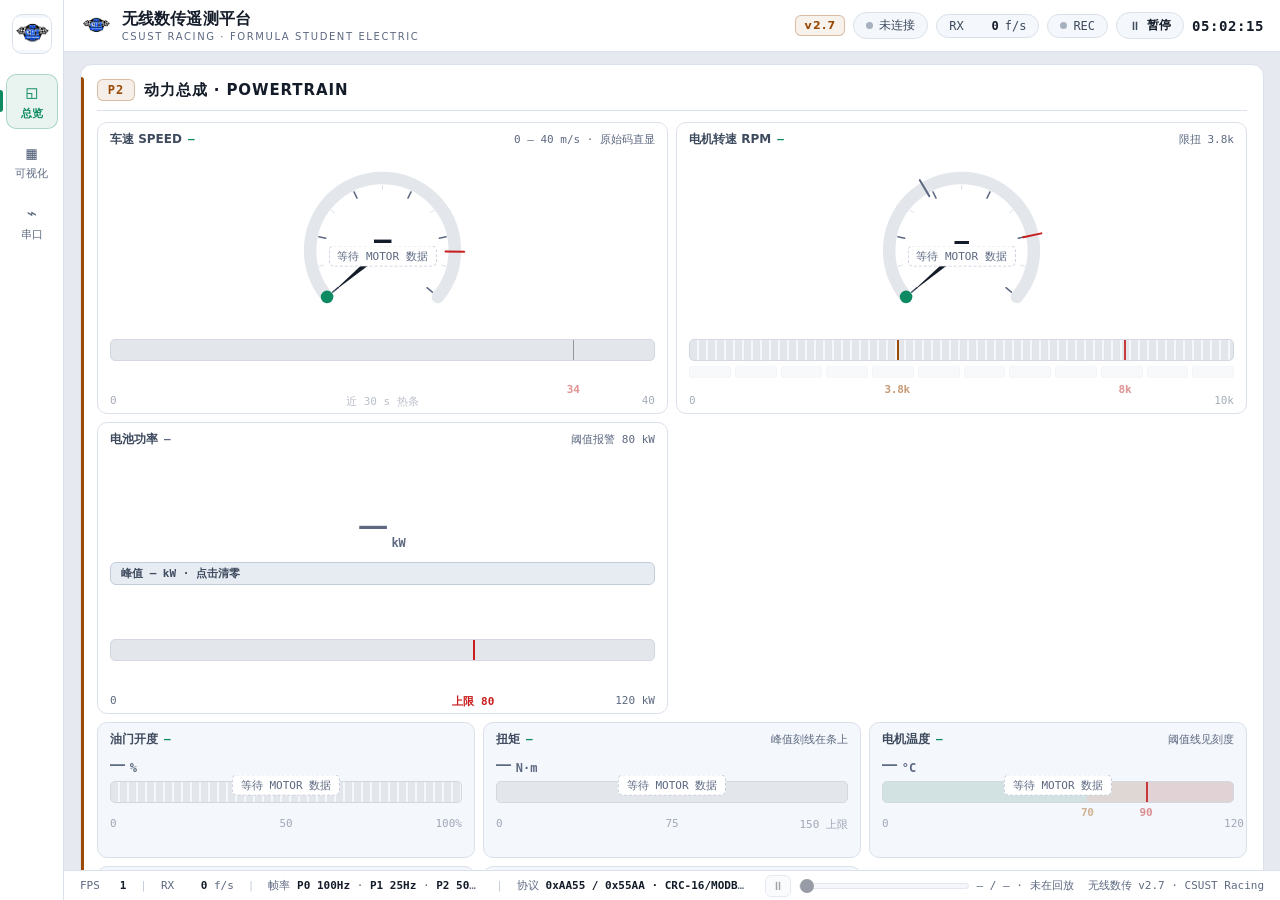
<file: telemetry_web/index.html>
<!DOCTYPE html>
<html lang="zh-CN">
<head>
<meta charset="utf-8">
<meta name="viewport" content="width=device-width, initial-scale=1, viewport-fit=cover">
<meta name="color-scheme" content="light">
<title>无线数传遥测平台 v2.7 · CSUST Racing</title>
<script src="qrc:///qtwebchannel/qwebchannel.js"></script>
<script src="app.js" defer></script>

<!-- =========================================================================
     这个文件 = 界面结构(<body> 部分) + 全部样式(<style> 部分)

     想改界面，按下面去找：

       【改颜色 / 字体 / 圆角 / 大数字大小】
           → <style> 最上面的 :root{ } 变量区（--bg / --panel / --text / --teal ...）
             改一处全局生效，不用逐个 class 搜。

       【改某个分区的排布】本文件按下面的「分区注释」划分，Ctrl+F 搜名字即可：
           整体框架 / 顶栏 / 主舞台 /
           P2 动力总成 / P1 姿态惯性 / P0 ADC 传感 / 趋势曲线 /
           底部状态栏 / 功能分区(串口·记录·设置) / Toast / 响应式

       【加一个新的显示块】(比如加一个「电池温度」卡片)
           1. 在一个 <section class="zone"> 里加 DOM，给它一个唯一 id
           2. 到 app.js 顶部的「界面配置区」给这个量加一行 defSig(...)
           3. 到 app.js 的 updateDom() 里把数值写到那个 id 上
           4. 如果它是串口来的新物理量，先在 telemetry_config.py 第 3 区加字段

       【改窄屏布局】
           → <style> 末尾 @media 区，共 4 档断点：1280 / 1080 / 820 / 520

     ⚠️ 样式里有三条性能红线，改之前务必先看 <style> 顶部的说明：
        条形用 transform 不用 width、SVG 禁止 drop-shadow、
        数值 20Hz 更新所以过渡时长必须 < 50ms。
     ========================================================================= -->
<link rel="icon" href="data:image/svg+xml,%3Csvg xmlns='http://www.w3.org/2000/svg' viewBox='0 0 32 32'%3E%3Crect width='32' height='32' rx='7' fill='%231B2434'/%3E%3Cpath d='M6 20 L12 12 L18 20 L26 8' fill='none' stroke='%23F2F5FA' stroke-width='3' stroke-linecap='round' stroke-linejoin='round'/%3E%3C/svg%3E">
<style>
/* ============================================================
 * 无线数传遥测平台 v2.7 · 浅色专业仪表风
 * 设计语言：浅灰工作台底 + 白色卡片 + 深 slate 文字 + 分区色条
 * 分区：P0 传感(10×ADC) / P1 姿态惯性 / P2 动力总成
 *
 * 性能约定（改动前务必读，否则会重新引入卡顿）：
 *  1) 条形/梯子一律用 transform:scaleX/scaleY 驱动，绝不用 width/height
 *     ——width/height 每帧触发 layout+paint，transform 只走合成层；
 *  2) 数值以 20Hz 更新，过渡时长必须 < 采样间隔(50ms)，否则动画永远追不上；
 *  3) SVG 上禁止 filter:drop-shadow（20Hz 更新会让滤镜每帧重算，很贵）；
 *  4) 高频更新区加 contain:layout paint，把重排/重绘困在区块内。
 * ============================================================ */
:root{
  /* ============================================================
   * 设计令牌（v2.8 排版与视觉）
   * 改动动机：一次"看得舒服、干净"的排版升级，但标准不是好看，而是
   *   ① 扫视效率（赛道边/车库里 3 秒内要知道"车有没有问题"）
   *   ② 误读风险（阳光下的对比度、数字与单位的对应关系）
   * 三条依据：
   *   A) 小字原来有 10/11/12/13px 四种尺寸混用（底栏 10、单位 10、标签 11、
   *      正文 12…），同一屏里没有规律 → 扫视时抓不住层级。现在收敛成 4 档，
   *      并把**下限提到 11px**（阳光 + 笔记本屏，10px 基本读不出来）。
   *   B) 中性灰色阶原来偏浅（--faint #6B7686 在浅底上约 4.4:1，且大量用在
   *      10~11px 上）→ 车库强光下糊成一片。整体加深一档，全部 ≥ 5.5:1。
   *   C) 圆角原来有 6/8/9/10/11/12/14/999 八种，描边是半透明灰叠在彩色底纹上
   *      → 边缘发脏。收敛成 4 档圆角 + 实色描边，卡片边界一眼可辨。
   * ⚠️ 性能红线（B08/B10）不变：这里只有静态颜色/尺寸，没有 transition/will-change，
   *    也没有动任何 GPU/渲染参数。高频元素（20Hz 的条/数字）过渡仍 < 50ms。
   * ============================================================ */
  /* --- 表面（页面底 → 卡片 → 卡片内的槽位）--- */
  --bg:#E6EAF0;
  --bg-glow:rgba(255,255,255,.52);
  --panel:#FFFFFF;
  --panel-2:#F4F7FB;
  --panel-3:#E7ECF3;
  /* ★ 条形仪表的"空槽"色（中性灰，不带蓝调）。
     为什么不直接用 --panel-3：它偏蓝，填充色叠上去边界发灰；
     也不要回到旧版的 rgba(15,23,42,.06)（≈#F0F1F3，太浅）——
     实测填充降饱和后自身亮度变高，槽太浅会让"填了多少"的边界反而糊掉。
     （产品体验复核 2026-10-16：条形最终采用"轻版"：22px + 本槽色 + 降饱和填充。） */
  --track:#E3E6EB;
  --track-line:#D3D8E0;
  --line:#DBE1EA;
  --line-2:#C2CBDA;

  /* --- 文字（对比度：text 14.9:1 / dim 8.6:1 / faint 5.6:1，均在 #FFFFFF 上）--- */
  --text:#141C29;
  --dim:#3E4A5E;
  --faint:#5D6981;

  /* --- 语义色（整体压暗一档，浅底上才够清楚）--- */
  --teal:#0E8A62;   /* LIVE / 系统正常 / VIS 绿 */
  --cyan:#0B6EA8;   /* P0 传感通道色 */
  --amber:#9A4A06;  /* P2 动力 / 预警色 */
  --red:#C81E1E;    /* 危险 / REC 色 */
  --violet:#6D28D9; /* P1 姿态色 */
  --blue:#1D4ED8;   /* 趋势 / 母线电压色 */
  --lime:#4D7C0F;   /* 油门开度色 */
  --slate:#556070;  /* 串口 / 设置：中性工作区 */

  /* --- 字体 --- */
  --num:'JetBrains Mono','Cascadia Code',Consolas,'SF Mono',monospace;
  --ui:'Segoe UI','Microsoft YaHei',system-ui,sans-serif;

  /* --- 字号阶梯：11 最小（辅助） / 12 标签·控件 / 13 正文 / 15 分区标题 --- */
  --t-micro:11px;
  --t-sm:12px;
  --t-md:13px;
  --t-lg:15px;

  /* --- 圆角：4 档 --- */
  --r-zone:12px;
  --r-card:10px;
  --r-ctl:8px;

  /* --- 大数字随视口缩放：窄屏不溢出，宽屏不浪费 --- */
  --fs-hero:clamp(28px,2.7vw,40px);
  --fs-kpi:clamp(21px,1.9vw,29px);   /* 次级 KPI（P2 的温度/电压/电流）*/
  /* ★ --fs-sub 只给 #zoneP1 .d-num 用，数值不许动：_accvec_move_check 的基线
     断言 #zoneP1 四张卡片宽高逐张不变（±1px），改字号会直接让它 FAIL。 */
  --fs-sub:clamp(20px,1.9vw,27px);
  /* --fs-adc 已于 2026-10-16 移除：它是被覆盖掉的旧版 .a-val 规则唯一使用者 */
  --r:var(--r-zone);   /* 兼容旧引用 */
}
*{box-sizing:border-box;margin:0;padding:0}
html,body{height:100%}
body{
  /* 纯色底：原来叠了两层大半径 radial-gradient，视觉上只是"发灰的高光"，
     却让整页每帧都要重新光栅化这张底图。纯色更干净也更快。 */
  background:var(--bg);
  color:var(--text); font-family:var(--ui);
  overflow:hidden; font-variant-numeric:tabular-nums;
}
/* 滚动条：**宽度保持 8px 不变**。
   改宽会直接吃掉内容区宽度（滚动条占据 #stage 的 padding box），
   实测 8->10px 会让六个栅格列整体收窄 2px、每个分区宽度随之变化 1~2px ——
   而 _accvec_move_check 的基线是"宽度逐张不变 ±1px"，没必要为这点观感冒这个风险。
   只调了滑块配色与留白。 */
::-webkit-scrollbar{width:8px;height:8px}
::-webkit-scrollbar-track{background:transparent}
::-webkit-scrollbar-thumb{background:#C3CCDA;border-radius:8px}
::-webkit-scrollbar-thumb:hover{background:#AEB9CA}

/* 键盘可达性：只在键盘聚焦时描边，鼠标点击不打扰 */
:focus{outline:none}
:focus-visible{outline:2px solid var(--cyan);outline-offset:2px;border-radius:6px}

/* ---------- 整体框架 ---------- */
#app{display:flex;height:100vh}
/* ★ #rail 宽度（64px）不许动：它参与 #stage 的可用宽度计算，
   而 _accvec_move_check 的基线断言 #zoneP1 内卡片宽度逐张不变（±1px）。 */
#rail{
  width:64px;flex:0 0 64px;border-right:1px solid var(--line);
  display:flex;flex-direction:column;align-items:center;
  padding:14px 0 10px;gap:6px;background:var(--panel);
  overflow-y:auto;overflow-x:hidden;
}
.logo-sq{
  width:40px;height:40px;border-radius:10px;overflow:hidden;flex:0 0 40px;
  display:flex;align-items:center;justify-content:center;margin-bottom:14px;
  background:var(--panel-2);
  border:1px solid var(--line);
}
.logo-sq img{width:100%;height:100%;object-fit:contain}
.logo-sq .txt{font-size:13px;font-weight:800;letter-spacing:.5px;color:var(--teal)}
/* 图标导航：图标放大到 17px、选中态加左侧色条 —— 原来 15px 的符号 ＋ 11px 文字，
   在"我要切到串口"这种急着操作时不容易命中。 */
.rail-item{
  position:relative;
  width:52px;min-height:46px;padding:8px 0 7px;border-radius:10px;text-align:center;
  color:var(--faint);font-size:var(--t-micro);cursor:pointer;user-select:none;
  border:1px solid transparent;background:none;font-family:var(--ui);
  display:flex;flex-direction:column;align-items:center;justify-content:center;
  transition:background .15s,color .15s,border-color .15s;
}
.rail-item:hover{color:var(--dim);background:var(--panel-2)}
.rail-item.active{
  color:var(--teal);background:rgba(14,138,98,.09);
  border-color:rgba(14,138,98,.28);font-weight:700;
}
.rail-item.active::before{
  content:'';position:absolute;left:-7px;top:50%;transform:translateY(-50%);
  width:3px;height:22px;border-radius:0 3px 3px 0;background:var(--teal);
}
.rail-item .ic{display:block;font-size:17px;line-height:1.15;margin-bottom:3px;font-family:var(--num)}

#main{flex:1;display:flex;flex-direction:column;min-width:0}

/* ---------- 顶栏 ---------- */
#topbar{
  height:52px;flex:0 0 52px;border-bottom:1px solid var(--line);
  display:flex;align-items:center;gap:8px;padding:0 16px;
  background:var(--panel);
}
.brand{display:flex;align-items:center;gap:10px;min-width:0}
.brand img{height:26px;width:auto}
.brand .fallback{font-weight:800;font-size:15px;color:var(--teal);letter-spacing:.5px}
.brand h1{font-size:16px;font-weight:700;letter-spacing:.01em;white-space:nowrap;
  overflow:hidden;text-overflow:ellipsis}
.brand .sub{font-size:10px;color:var(--faint);letter-spacing:.16em;margin-top:1px;white-space:nowrap}
.tb-spacer{flex:1 1 auto}
.pill{
  display:inline-flex;align-items:center;gap:6px;
  font-family:var(--num);font-size:var(--t-sm);color:var(--dim);
  background:var(--panel-2);border:1px solid var(--line);
  border-radius:999px;padding:4px 12px;white-space:nowrap;
}
.pill b{color:var(--text);font-weight:700}
.pill.click{cursor:pointer;transition:background .15s,border-color .15s,color .15s}
.pill.click:hover{border-color:var(--line-2);color:var(--text);background:var(--panel-3)}
.pill.click:active{background:var(--panel-3)}
/* ★ 顶栏 RX 计数位宽锁定（task-8 F4 / F6）：与底栏 #rxFoot 同一类缺陷。
   .pill 是等宽字体，而 #rxTag 每秒变一次数字 -> "#rxPill" 宽度 75↔107，
   顶栏右侧整簇（v2.7 / 连接状态 / RX）随之整体左右移动（实测左移 33px）。
   （#recPill/#freezeBtn/#clock 看起来"没动"，只是因为 rxPill 自身 +32 恰好抵消了整簇 -33，
     并不是它们不受影响 —— 探针里对每个子元素逐一记录坐标才看清这一点。）
   ★ F6：按现实取值预留（RX ≤ 数千）取 4ch，而不是 6ch，静态位移减半。
   ch 在等宽字体下就是数字宽度，锁得准。 */
#rxTag{display:inline-block;text-align:right;min-width:4ch}
.dot{width:7px;height:7px;border-radius:50%;display:inline-block;flex:0 0 7px}
.dot.live{background:var(--teal);box-shadow:0 0 8px rgba(14,159,110,.55);animation:pulse 1.6s ease-in-out infinite}
.dot.rec{background:var(--red);box-shadow:0 0 8px rgba(220,38,38,.55);animation:pulse 1.1s ease-in-out infinite}
.dot.rec-off{background:#A7B0BE}
#clock{font-family:var(--num);font-size:14px;color:var(--text);letter-spacing:.04em;font-weight:600}
.tag-preview{
  font-size:var(--t-micro);font-weight:700;letter-spacing:.12em;color:var(--amber);
  border:1px solid rgba(154,74,6,.32);border-radius:6px;padding:3px 8px;
  background:rgba(154,74,6,.07);
}
@keyframes pulse{0%,100%{opacity:1}50%{opacity:.3}}

/* ---------- 主舞台 ---------- */
#stage{
  flex:1;overflow-y:auto;overflow-x:hidden;padding:12px 16px 12px;
  display:grid;grid-template-columns:repeat(6,minmax(0,1fr));gap:12px;
  align-content:start;
  /* ★ 这里刻意不用 scroll-behavior:smooth。
     它会把「滚轮/拖动」也变成缓动动画：手指停了页面还在飘，实测跟手感很差。
     真需要平滑就单点调用 scrollIntoView({behavior:'smooth'})，别全局开。 */
  scroll-behavior:auto;
  overscroll-behavior:contain;   /* 滚到头不再把滚动传给父级 */
  contain:layout paint;          /* 滚动内容的重排/重绘关在容器内，不外溢整页 */
}
.zone{
  position:relative;border-radius:var(--r-zone);
  padding:14px 16px 14px;min-width:0;scroll-margin-top:12px;
  border:1px solid var(--line);
  /* 纯色：原来卡片面是 #FCFCFE 而 P0/P1/P2 还各自叠了一层彩色 linear-gradient
     底纹（琥珀/紫/青 0.05），叠起来就是"发黄/发紫的脏白"。现在全部回到同一个
     干净白面，分区身份只由左侧 3px 色条承载 —— 干净，而且少一层每帧重算的渐变。 */
  background:var(--panel);
  /* 高频更新区：把重排/重绘关在本区块内，不外溢到整页 */
  contain:layout paint;
  /* ★ 视口外的分区直接跳过渲染（Chromium 85+）。滚动内容 3800px、366 个节点，
     开了这个之后只有视口内的区参与绘制。contain-intrinsic-size 给一个估算高度，
     避免滚动条长度在滚动过程中跳变。老版本浏览器会整条忽略，无副作用。 */
  content-visibility:auto;
  contain-intrinsic-size:auto 320px;
}
/* 滚动时暂停脉冲动画：滚动本身已经在刷屏，再跑无限动画等于抢主线程 */
body.scrolling .dot.live,
body.scrolling .dot.rec,
body.scrolling .rev-seg.blink{animation:none !important}
/* 分区识别：**只保留左侧一根色条**。
   原来每个分区是三件套（左侧色条 + 顶部色线 + 整块彩色底纹），
   三个分区三种底纹叠在白卡上，整页像被三种脏色冲过一遍。
   现在只留 3px 色条做身份标识：既有区分度，又让卡片回到同一个干净白面。
   ★ 色条与顶部色线都是绝对定位，不参与布局，因此不影响任何分区尺寸。 */
.zone::before{
  content:'';position:absolute;top:12px;bottom:12px;left:0;width:3px;
  border-radius:0 3px 3px 0;background:var(--zc,var(--line-2));
}
/* （原 .zone::after 顶部色线已移除：与左侧色条重复，还给分区标题上沿多加一道横线。） */
#zoneP2{grid-column:1/5;--zc:var(--amber)}
#zoneP1{grid-column:5/7;--zc:var(--violet)}
#zoneP0{grid-column:1/7;--zc:var(--cyan)}
#zoneTrend{grid-column:1/7;--zc:var(--blue);display:flex;flex-direction:column}
#zoneVisual{grid-column:1/7;--zc:var(--teal)}
#zoneSerial{grid-column:1/4;--zc:var(--slate);display:flex;flex-direction:column}
#zoneRecord{grid-column:4/7;--zc:var(--red)}
#zoneSettings{grid-column:1/7;--zc:var(--slate)}
/* ★ grid-column 归属与区块顺序一律未动。 */

.zone-head{
  display:flex;align-items:center;gap:9px;margin-bottom:11px;
  padding-bottom:9px;border-bottom:1px solid var(--line);
  flex-wrap:wrap;row-gap:4px;
}
/* 分区标题：原来 letter-spacing:.14em（中文每字之间塞 2px）→ 中文被拆得松散、
   反而更难一眼读完。收到 .06em，只留一点呼吸感。 */
.z-title{font-size:var(--t-lg);font-weight:700;letter-spacing:.06em;color:var(--text);white-space:nowrap}
.z-meta{font-family:var(--num);font-size:var(--t-micro);color:var(--faint);margin-left:auto;white-space:nowrap;
  overflow:hidden;text-overflow:ellipsis;min-width:0}
.ptag,.zone-head::before{
  font-family:var(--num);font-size:var(--t-sm);font-weight:700;
  padding:3px 0;min-width:38px;text-align:center;border-radius:6px;letter-spacing:.08em;
}
/* 非 P 区的徽标用 CSS ::before 生成 —— **不动 DOM**（自检读的是 DOM 文本，看不到伪元素），
   目的是让 8 个分区标题的起始 x 对齐：原来只有 P0/P1/P2 有徽标，
   其余 5 个分区标题整体左移一格，整列标题参差不齐，扫视时"找不到列"。
   有了它，"这是哪个区"不再依赖读中文标题，扫一眼徽标即可。 */
#zoneTrend .zone-head::before{content:'TRD';color:var(--blue);background:rgba(29,78,216,.09);border:1px solid rgba(29,78,216,.30)}
#zoneVisual .zone-head::before{content:'VIS';color:var(--teal);background:rgba(14,138,98,.10);border:1px solid rgba(14,138,98,.30)}
#zoneSerial .zone-head::before{content:'I/O';color:var(--slate);background:rgba(85,96,112,.09);border:1px solid rgba(85,96,112,.28)}
#zoneRecord .zone-head::before{content:'REC';color:var(--red);background:rgba(200,30,30,.08);border:1px solid rgba(200,30,30,.26)}
#zoneSettings .zone-head::before{content:'CFG';color:var(--slate);background:rgba(85,96,112,.09);border:1px solid rgba(85,96,112,.28)}
.ptag.p0{color:var(--cyan);background:rgba(11,110,168,.09);border:1px solid rgba(11,110,168,.30)}
.ptag.p1{color:var(--violet);background:rgba(109,40,217,.09);border:1px solid rgba(109,40,217,.30)}
.ptag.p2{color:var(--amber);background:rgba(154,74,6,.09);border:1px solid rgba(154,74,6,.30)}
.ptag.vis{color:var(--teal);background:rgba(14,138,98,.10);border:1px solid rgba(14,138,98,.30)}

/* ---------- P2 动力总成 ---------- */
.hero-grid{display:grid;grid-template-columns:repeat(4,minmax(0,1fr));gap:10px}
/* ★ 动力区铺满所在栅格行（2026-10-15，用户反馈「姿态区调整后动力区有一块空白区域」）：
   #zoneP2{grid-column:1/5} 与 #zoneP1{grid-column:5/7} 是**同一栅格行**，
   行高由较高的 zoneP1 决定（矢量图进去后更高）→ zoneP2 作为栅格项被拉伸，
   但它内部的 .hero-grid 不会跟着长，于是底部空出 201px。
   修法：只改"内部高度怎么分配" —— 分区本身已是 flex 列，让卡片网格吃掉剩余高度，
   卡片内部用 space-between 把刻度/读数区间拉开（内容一个不少、不裁切）。
   ★ grid-column 归属与区块顺序**未动**；不涉及任何 transition/will-change。 */
#zoneP2{display:flex;flex-direction:column}
#zoneP2 .hero-grid{flex:1;align-content:stretch}
/* ★ 关键：**不要**用 space-between 分配余量。
   四张卡的内容不一样（RPM 卡多一行换挡灯、车速卡是表盘），
   用 space-between 会把"数字"推到各自不同的高度 —— 实测四个读数的 y 差到 100px，
   横着扫过去根本读不成一行。
   现在：内容一律从**卡顶**开始排（flex-start），余量交给底部的条形/表盘吃掉
   （margin-top:auto 把它们压到卡底），于是四张卡的数字落在同一条扫描线上，
   而条形的高度由样式统一给定 —— 结果可预期，也不再依赖"内容自然高度"。 */
#zoneP2 .hcard{justify-content:flex-start}
/* ============================================================================
 * ★★ 条形仪表的最终形态（产品体验复核 2026-10-16 拍板）：**轻版 22px**
 * ----------------------------------------------------------------------------
 * 走过三版（对照图见 tools/ux_pair/对照_条形_三版.png / 对照_整页_三版.png）：
 *   ① 改前 10px 细线 + 同色浅轨道 —— 条太细，余光读不出量级；温度三段色带分不清；
 *   ② 曾试 46/52px 实心饱和块 —— 8 张卡同时堆饱和色块，整页观感比改前更重，
 *      而且用同色浅色当轨道，"填了多少"的边界反而不如细线清楚；
 *   ③ **轻版 22px + 中性灰轨道(--track) + 降饱和填充** ← 采用。
 *     · 22px 仍是原来的 2.2 倍，余光能读出"油门到一半 / 温度进红区"；
 *     · 中性灰槽让填充边界比改前更脆（这是 ② 被否掉的关键）；
 *     · 填充降一档饱和度，不再抢读数。
 * ★ 唯一旋钮就是 .bar-track 的高度：
 *     嫌卡里留白太空就把 22px 调到 30~32px（一行）；余量会等量变成留白，
 *     因为动力区所在栅格行的高度由**同行的姿态区**决定（见上面 #zoneP2 注释）。
 * ★ 不再有任何"吃掉剩余高度"的 flex 覆盖 —— 高度是显式的、可预期的。
 * ========================================================================== */
#zoneP2 .scard{justify-content:flex-start}
.hcard{
  background:var(--panel);border:1px solid var(--line);border-radius:var(--r-card);
  padding:13px 14px;display:flex;flex-direction:column;min-width:0;
  transition:border-color .2s;
}
.hcard:hover{border-color:var(--line-2)}
.h-label{font-size:var(--t-sm);letter-spacing:.06em;color:var(--dim);font-weight:600;margin-bottom:6px;
  white-space:nowrap;overflow:hidden;text-overflow:ellipsis}
.h-num{font-family:var(--num);font-size:var(--fs-hero);font-weight:700;line-height:1.05;letter-spacing:-.01em}
.h-unit{font-size:var(--t-md);color:var(--faint);font-family:var(--num);margin-left:5px;font-weight:600}
.h-sub{font-family:var(--num);font-size:var(--t-micro);color:var(--faint);margin-top:3px}

/* 车速表盘：表盘画布不参与"拉伸"（半圆 SVG 纵向拉伸会变形），
   用 flex:1 + 内部居中，把余量变成对称留白。读数已上移到卡顶（.h-num）。 */
.gauge-wrap{position:relative;flex:1 1 auto;min-height:88px;width:100%;max-width:340px;
  margin:auto auto 0;display:flex;align-items:flex-end;justify-content:center}
.gauge-wrap svg{width:100%;height:100%;display:block}
/* （原 .gauge-mid 及其 .v/.u 已随读数上移一并移除。） */
.gauge-track{fill:none;stroke:rgba(15,23,42,.10);stroke-width:9;stroke-linecap:round}
/* 注意：这里刻意不加 filter:drop-shadow —— 20Hz 更新会让 SVG 滤镜每帧重算，实测是卡顿大头 */
.gauge-fill{fill:none;stroke:var(--cyan);stroke-width:9;stroke-linecap:round;transition:stroke .3s}
.gauge-tick{stroke:rgba(15,23,42,.32);stroke-width:2}
/* 刻度文案：与数字同一套等宽字体，11px（全站最小字号），颜色比主读数低一档 ——
   它只负责"这个弧有多长"，抢不了读数。 */
.gauge-tick-txt{font-family:var(--num);font-size:11px;font-weight:600;fill:var(--faint)}
.gauge-hub{fill:#1B2439}
.gauge-needle{stroke:var(--text);stroke-width:2.5;stroke-linecap:round}

/* 转速换挡灯 */
.rev-row{display:flex;gap:5px;margin:8px 0 10px}
.rev-seg{
  flex:1;height:14px;border-radius:3px;
  background:var(--panel-3);border:1px solid rgba(15,23,42,.06);
  /* ★ task-27：换挡灯是 20Hz 更新的元素，这里的过渡必须 ≤50ms（B08 红线）。
     原来是 `background .1s, box-shadow .1s` —— 100ms > 采样间隔 50ms，
     每次更新都会把过渡打断重来（"追不上"的拖影），而且 12 段同时动画 box-shadow
     在软件光栅下是实打实的开销（_t27_perf_probe 里能看到）。现在只留 40ms 背景过渡，
     辉光保持静态（不影响"亮了没有"的判读）。 */
  transition:background .04s linear;
}
.rev-seg.on.c1{background:var(--teal);border-color:var(--teal);box-shadow:0 0 6px rgba(14,138,98,.40)}
.rev-seg.on.c2{background:var(--amber);border-color:var(--amber);box-shadow:0 0 6px rgba(154,74,6,.40)}
.rev-seg.on.c3{background:var(--red);border-color:var(--red);box-shadow:0 0 7px rgba(200,30,30,.45)}
.rev-seg.on.c3.blink{animation:pulse .5s ease-in-out infinite}

/* 条形仪表（油门/扭矩/温度/电压/电流）
 * ★ 用 transform:scaleX 而非 width：width 每帧触发布局，20Hz 下就是 200 次/秒；
 *   transform 只走合成层，主线程零布局开销。过渡 40ms < 采样间隔 50ms，
 *   不会出现"动画还没走完就被下一次更新打断"的粘滞感（B08）。 */
/* ★★ 最终采用"轻版"：高度 22px、槽用中性灰 --track、填充降一档饱和度。
   为什么不是 10px（改前）：条太细，余光读不出量级，温度三段色带也分不清；
   为什么不是 46px（中间试过）：8 张卡同时堆饱和色块，整页比改前更重。
   22px 是"够粗能余光读、又不喧宾夺主"的落点；槽取中性灰是为了让填充边界更脆。
   margin-top:auto 把条形压到卡底 —— 卡顶留给读数，卡底留给条形，8 张卡一致。
   ★ 只有 transform:scaleX 与 40ms 过渡（B08），没有 will-change。 */
.bar-track{
  position:relative;height:22px;border-radius:5px;overflow:hidden;margin-top:auto;
  background:var(--track);border:1px solid var(--track-line);
}
.bar-fill{
  position:absolute;left:0;top:0;bottom:0;width:100%;border-radius:5px;
  transform:scaleX(0);transform-origin:left center;
  transition:transform .04s linear;
  /* ★ 刻意不写 will-change:transform（2026-10-06 移除）。
     will-change 是"永久提升为合成层"：条形有十几个，滚动时每张合成层都要
     参与合成与光栅，软件光栅下是净负担。transform 本身浏览器会按需提升，
     不写反而更快（实测滚动帧 max 39.6ms -> 见 tools/scroll_probe.py）。 */
  backface-visibility:hidden;
}
.bar-tick{position:absolute;top:-2px;bottom:-2px;width:1px;background:rgba(15,23,42,.42)}
.bar-scale{display:flex;justify-content:space-between;font-family:var(--num);font-size:var(--t-micro);color:var(--faint);margin-top:4px}

/* 填充色：语义色保留，整体**降一档饱和度**（原值见修复前的 git 历史）
   —— 峰值色仍是各自语义（绿=正常/油门、琥珀=扭矩/预警、蓝=电压、紫=电流）。 */
.fill-thr{background:linear-gradient(90deg,rgba(101,163,13,.20),#79A63A)}
.fill-tq{background:linear-gradient(90deg,rgba(180,83,9,.18),#B26A32)}
.fill-ok{background:linear-gradient(90deg,rgba(14,159,110,.18),#3E9C7C)}
.fill-warn{background:linear-gradient(90deg,rgba(180,83,9,.18),#B26A32)}
/* 危险色不再带发光阴影：22px 的条 + 阴影在浅底上会糊成一团。 */
.fill-danger{background:linear-gradient(90deg,rgba(200,30,30,.20),#CE5754)}
.fill-volt{background:linear-gradient(90deg,rgba(37,99,235,.18),#5C82D6)}
.fill-amp{background:linear-gradient(90deg,rgba(124,58,237,.18),#8F6FD6)}
/* 温度分区底纹：22px 的条上这三段的边界比改前 10px 清楚得多。
   跟着填充一起降饱和，避免底纹比填充条还显眼。 */
.temp-zones{position:absolute;inset:0;display:flex}
.temp-zones i{display:block;height:100%}
.temp-zones .z-ok{width:58.3%;background:rgba(14,159,110,.08)}
.temp-zones .z-warn{width:16.7%;background:rgba(180,83,9,.10)}
.temp-zones .z-danger{flex:1;background:rgba(200,30,30,.10)}

/* 次级卡片（温度/电压/电流/功率）：降一档面（浅灰），与上面四张白卡形成两级层次 ——
   一眼就能分出"主读数"和"次要读数"。4 列与上面 4 列对齐（加了功率卡之后正好一行 4 张）。 */
.sub-grid{display:grid;grid-template-columns:repeat(4,minmax(0,1fr));gap:10px;margin-top:10px}
.scard{
  background:var(--panel-2);border:1px solid var(--line);border-radius:var(--r-card);
  padding:11px 13px;display:flex;flex-direction:column;min-width:0;
}
.s-top{display:flex;align-items:baseline;gap:8px;margin-bottom:8px;flex-wrap:wrap}
.s-name{font-size:var(--t-sm);letter-spacing:.06em;color:var(--dim);font-weight:600;white-space:nowrap}
.s-num{font-family:var(--num);font-size:var(--fs-kpi);font-weight:700;margin-left:auto}
.s-unit{font-size:var(--t-sm);color:var(--faint);font-family:var(--num)}
.s-state{font-family:var(--num);font-size:var(--t-micro);padding:2px 8px;border-radius:4px;margin-left:6px;align-self:center;white-space:nowrap}

/* ---------- 电池功率卡片（用户需求：>阈值 红色告警）----------
   ★ 告警必须"一眼可见"：超限时**四处同时转红**（卡片描边、数值、状态标签、条形），
     在阳光下的余光里也能扫到；只让数字变红不够（赛道边根本来不及盯着看）。
   ★ 全部靠 class 切换，**没有 transition**：功率以 20Hz 更新，任何 >50ms 的过渡
     都会在阈值附近拖出红/黑交替的残影（B08 同族问题）。
   ★ 回差与最短驻留的逻辑在 app.js 的 updatePowerDom()（亮得快、灭得慢）。 */
.pwr-limit-tick{background:var(--red);width:2px;top:-3px;bottom:-3px}
.pwr-scale{position:relative}
.pwr-scale .pwr-limit-lbl{
  position:absolute;transform:translateX(-50%);white-space:nowrap;
  color:var(--red);font-weight:700;
}
.fill-pwr-ok{background:linear-gradient(90deg,rgba(14,159,110,.18),#3E9C7C)}
.fill-pwr-near{background:linear-gradient(90deg,rgba(180,83,9,.18),#B26A32)}
.fill-pwr-over{background:linear-gradient(90deg,rgba(200,30,30,.22),#CE5754)}
/* 接近上限：琥珀边 + 琥珀数字（提前预警，还没到危险） */
#pwrCard.pwr-near{border-color:rgba(154,74,6,.55);background:rgba(154,74,6,.05)}
#pwrCard.pwr-near .s-num,#pwrCard.pwr-near .s-unit,#pwrCard.pwr-near .s-name{color:var(--amber)}
/* 超限：整张卡转红 */
#pwrCard.pwr-warn{border-color:var(--red);background:rgba(200,30,30,.07);box-shadow:0 0 0 1px rgba(200,30,30,.25)}
#pwrCard.pwr-warn .s-num,#pwrCard.pwr-warn .s-unit,#pwrCard.pwr-warn .s-name{color:var(--red)}
#pwrCard.pwr-warn .s-state{background:var(--red);color:#FFFFFF;border-color:var(--red)}
#pwrCard .s-state{border:1px solid transparent;font-weight:700}
/* 峰值保持：一行小字 + 一个"清零"的点击目标（用 button 是为了键盘可达，
   但样式做成纯文字，不抢功率数字的视觉权重）。 */
.pwr-peak{
  display:block;width:100%;text-align:left;padding:0;margin-top:6px;
  background:none;border:0;cursor:pointer;
  font-family:var(--num);font-size:var(--t-micro);color:var(--faint);
}
.pwr-peak:hover{color:var(--dim)}
.pwr-peak b{font-weight:700;color:var(--dim)}
.pwr-peak.pwr-peak-hot,.pwr-peak.pwr-peak-hot b{color:var(--red)}

/* ---------- P1 姿态惯性 ---------- */
.dyn-grid{display:grid;grid-template-columns:repeat(2,minmax(0,1fr));gap:10px}
.dcard{
  background:var(--panel);border:1px solid var(--line);border-radius:12px;
  padding:11px 13px;display:flex;flex-direction:column;min-width:0;
}
.d-top{display:flex;align-items:baseline;justify-content:space-between;gap:6px}
.d-name{font-size:12px;letter-spacing:.12em;color:var(--dim);font-weight:600;white-space:nowrap}
.d-num{font-family:var(--num);font-size:var(--fs-sub);font-weight:700;line-height:1.1;margin:4px 0 2px}
.d-num small{font-size:13px;color:var(--faint);font-weight:500}
.d-widget{margin-top:auto}

/* 横滚坡度仪 */
.dial{width:100%;max-height:64px;display:block}
.dial-track{fill:none;stroke:rgba(15,23,42,.10);stroke-width:9;stroke-linecap:round}
.dial-zero{stroke:rgba(15,23,42,.30);stroke-width:2;stroke-dasharray:2 3}
.dial-needle{stroke:var(--violet);stroke-width:3;stroke-linecap:round}
.dial-hub{fill:var(--violet)}
/* 俯仰梯（自中心线上/下生长）——同样改用 scaleY，避免每帧改 height 触发布局 */
.ladder{position:relative;height:52px;border-radius:8px;background:rgba(15,23,42,.045);overflow:hidden}
.ladder .mid{position:absolute;left:0;right:0;top:50%;height:1px;background:rgba(15,23,42,.22)}
/* 同上：高频更新元素不用 will-change 常驻合成层 */
.ladder .half{position:absolute;left:0;right:0;height:50%;transform:scaleY(0);
  transition:transform .04s linear}
.ladder .up{bottom:50%;transform-origin:bottom center;
  background:linear-gradient(0deg,rgba(124,58,237,.55),rgba(124,58,237,.15))}
.ladder .dn{top:50%;transform-origin:top center;
  background:linear-gradient(180deg,rgba(124,58,237,.50),rgba(124,58,237,.13))}
/* 航向带 */
.tape{position:relative;height:34px;border-radius:8px;background:var(--panel-3);overflow:hidden;margin-top:auto}
.tape .tk{position:absolute;top:0;bottom:0;width:1px;background:rgba(15,23,42,.16)}
.tape .tk em{position:absolute;bottom:2px;left:50%;transform:translateX(-50%);
  font-style:normal;font-family:var(--num);font-size:var(--t-micro);color:var(--dim)}
/* 两端的刻度标签原来会被 .tape 的 overflow:hidden 各裁掉一半：
   最左 0° 的标签半边在框外，最右 360° 的实测 "360" 只看得见 "3"。
   把这两个标签各自往带内挪一点（其余三个刻度不受影响）。 */
.tape .tk[style*="99%"] em{transform:translateX(-86%)}
.tape .tk[style*="left:0%"] em{transform:translateX(-14%)}
/* 航向指针：★ 别用 left 做动画（2026-10-06 改）。
   left 是布局属性，20Hz 更新 + transition 会让浏览器每秒重排几十次 —— 实测
   「transition 含布局属性」就这一个，但它是滚动卡顿里最贵的单点之一。
   做法：指针容器铺满整条带（width:100%），用 transform:translateX(百分比)
   移动 —— 百分比 translate 是相对元素自身宽度，铺满后 1% == 容器宽度的 1%，
   语义和原来的 left:百分比 完全一致，但只走合成、不触发布局。
   真正的 2px 竖线画在 ::before 上。 */
.tape .ptr{position:absolute;top:0;bottom:0;left:0;width:100%;
  transform:translateX(0);transition:transform .04s linear;pointer-events:none}
.tape .ptr::before{content:'';position:absolute;top:0;bottom:0;left:0;width:2px;
  background:var(--teal);box-shadow:0 0 8px rgba(14,159,110,.55)}
.tape .ptr::after{content:'';position:absolute;top:-1px;left:-4px;border:5px solid transparent;border-top-color:var(--teal)}
/* 加速度 G 条（中心零位） */
.gbar{position:relative;height:52px;border-radius:8px;background:rgba(15,23,42,.045);overflow:hidden;margin-top:4px}
.gbar .mid{position:absolute;left:50%;top:0;bottom:0;width:1px;background:rgba(15,23,42,.22)}
.gbar .pos,.gbar .neg{position:absolute;top:0;bottom:0;width:100%;transform:scaleX(0);
  transition:transform .04s linear}
.gbar .pos{left:50%;transform-origin:left center;
  background:linear-gradient(90deg,rgba(14,124,187,.35),var(--cyan))}
.gbar .neg{right:50%;transform-origin:right center;
  background:linear-gradient(270deg,rgba(220,38,38,.32),var(--red))}
.gbar .sc{position:absolute;bottom:2px;font-family:var(--num);font-size:var(--t-micro);color:var(--dim)}
.raw-chip{
  /* 只改配色（原先是琥珀色底+琥珀字），**字号/内边距一个都不动**：
     .raw-chip 在 #zoneP1 .dcard 的 .d-top 里，它的高度决定卡片高度，
     而 _accvec_move_check 的基线断言四张卡片宽高逐张不变（±1px）。
     四个"×100 / RAW"琥珀徽标原来一排排地抢眼，改成中性灰后让位给真正的读数。 */
  font-family:var(--num);font-size:11px;font-weight:700;color:var(--dim);
  border:1px solid var(--line-2);background:var(--panel-2);
  border-radius:4px;padding:2px 8px;letter-spacing:.1em;white-space:nowrap;
}
/* 趋势图 归一化 / 原始 量程切换 */
.mode-btn{
  font-family:var(--ui);font-size:var(--t-sm);font-weight:600;letter-spacing:.04em;
  color:var(--dim);background:var(--panel-2);border:1px solid var(--line);
  border-radius:6px;padding:4px 12px;cursor:pointer;transition:.16s;white-space:nowrap;
}
.mode-btn:hover{color:var(--text);border-color:var(--line-2);background:var(--panel-3)}
.mode-btn.on{color:#FFFFFF;font-weight:700;background:var(--teal);border-color:var(--teal)}

/* ---------- P0 ADC 传感 ---------- */
/* ★ 2026-10-16：这里原有的一套 .adc-grid/.acard/.a-top/.a-val 规则**早已被下方
   "--- 8) 传感通道" 段整体覆盖**（那条才是现在生效的 5 列密集行式版式）；
   本次删除迷你趋势图时把其中已被完全覆盖的 5 条清掉（.adc-grid/.acard/.acard:hover/
   .a-top/.a-val），并把随之变成孤儿的 --fs-adc 变量一并移除，避免"改这里不生效"的误判。 */
/* 通道号降级（次要信息）：CH01 原来是 13px 加粗纯黑，和下面的读数抢眼；
   工程师真正要读的是通道名和数值。改成 11px 灰 + 字距，让读数站出来。 */
.a-ch{font-family:var(--num);font-size:var(--t-micro);font-weight:700;color:var(--faint);letter-spacing:.04em}
/* 数值后面的单位后缀：由第 3 区 ADC_CHANNELS 的 unit 下发，不写死。
   11px 提到 12px：单位常常就是"这个数是什么"的关键（mm / kg / °），太小容易看漏。 */
/* .a-spark（卡片迷你趋势图）已于 2026-10-16 按用户要求删除 —— 单列版与网格版两处规则一并移除 */

/* ---------- 趋势曲线 ---------- */
.chip-bar{display:flex;flex-wrap:wrap;gap:4px 6px;margin-bottom:10px;align-items:center}
/* 组标签：P0 / P1 / P2 用一根左侧竖线分隔，比原来单纯留白更容易分清段落 */
.chip-g{font-family:var(--num);font-size:var(--t-micro);font-weight:700;color:var(--faint);
  padding:2px 6px 2px 8px;margin-left:6px;align-self:center;letter-spacing:.1em;
  border-left:1px solid var(--line-2)}
.chip-g:first-child{border-left:none;margin-left:0;padding-left:2px}
/* ★ 未选中的 chip 去掉边框与底色（只留色点 + 文字）：23 个通道挤三行，
   原来每个都是"白底 + 灰描边 + 圆角"的小盒子 -> 满屏都是盒子，扫不出一条线来；
   现在未选中的看起来就是一段带色点的文字，选中的才是实心药丸 —— 层级立刻分开。
   （仍然可点、有 hover 反馈、键盘可达，功能一个不少。） */
.chip{
  display:inline-flex;align-items:center;gap:6px;
  font-family:var(--num);font-size:var(--t-sm);color:var(--dim);
  background:transparent;border:1px solid transparent;border-radius:999px;
  padding:3px 9px;cursor:pointer;user-select:none;white-space:nowrap;
  transition:background .12s,border-color .12s,color .12s;
}
.chip:hover{border-color:var(--line);background:var(--panel-2);color:var(--text)}
.chip .cdot{width:8px;height:8px;border-radius:50%;background:var(--faint);flex:0 0 8px}
.chip.on{color:#FFFFFF;font-weight:700;background:var(--cc,var(--teal));border-color:var(--cc,var(--teal))}
.chip.on .cdot{background:rgba(255,255,255,.8)}
.chart-box{position:relative;flex:1;min-width:0;min-height:160px}
.chart-box canvas{position:absolute;inset:0;width:100%;height:100%;display:block}
/* 趋势区：画布 + 右侧「当前值面板」。分析曲线时真正要的是
   「每条线此刻是多少」，塞在画布末端会 10 路叠成一坨根本读不了。 */
.trend-wrap{display:flex;gap:10px;align-items:stretch;flex:1;min-height:180px}
/* 面板高度不再写死 210px：改为跟随画布（align-self:stretch + 去掉 max-height），
   于是面板上下边缘与曲线画布**精确对齐**，右侧那一列读数也和画布同一高度。 */
.sig-panel{
  flex:0 0 212px;overflow-y:auto;overscroll-behavior:contain;
  border:1px solid var(--line);border-radius:var(--r-card);background:var(--panel);
  padding:4px 0;align-self:stretch;
}
.sig-cap{
  display:flex;justify-content:space-between;align-items:center;
  padding:3px 10px 5px;font-size:var(--t-micro);color:var(--faint);
  border-bottom:1px solid var(--line);margin-bottom:2px;
}
.sig-cap b{color:var(--dim);font-weight:700}
.sig-row{
  display:flex;align-items:center;gap:6px;padding:4px 10px;
  font-size:var(--t-sm);line-height:1.35;cursor:pointer;user-select:none;
}
.sig-row:hover{background:rgba(8,145,178,.08)}
.sig-row.hl{background:rgba(8,145,178,.14)}
.sig-dot{flex:0 0 9px;width:9px;height:9px;border-radius:3px}
.sig-name{flex:1;min-width:0;overflow:hidden;text-overflow:ellipsis;white-space:nowrap;color:var(--dim)}
/* 数值列定宽 + 右对齐：23 行的数字在**同一竖直线上**对齐，单位跟在后面也对齐 ——
   否则 0.0 / 24.80 / 6,439 长短不一，整列数字参差，扫视时找不到"这一列是多少"。 */
.sig-val{font-family:var(--num);font-weight:700;color:var(--text);font-variant-numeric:tabular-nums;
  min-width:54px;text-align:right}
.sig-un{font-size:var(--t-micro);color:var(--faint);min-width:26px}
/* 十字光标层：只画一条竖线 + 时间标签，绝对定位盖在趋势画布上，不吃事件 */
#cursorCanvas{pointer-events:none}
/* 框选区间统计浮层（数据分析）：拖拽框选一段曲线后显示区间 min/max/均值 */
.sel-stats{
  position:absolute;top:8px;left:52px;z-index:6;
  background:rgba(255,255,255,.96);border:1px solid var(--line-2);
  border-radius:9px;padding:7px 11px;font-family:var(--num);font-size:11px;
  box-shadow:0 6px 18px rgba(15,23,42,.16);max-width:340px;pointer-events:none;
  color:var(--dim);line-height:1.7;
}
.sel-stats .ss-range{font-weight:700;color:var(--text);margin-bottom:3px;font-size:12px;letter-spacing:.02em}
.sel-stats .ss-row{display:flex;align-items:center;gap:6px;white-space:nowrap}
.sel-stats .ss-dot{width:8px;height:8px;border-radius:50%;flex:0 0 8px}
.sel-stats .ss-name{color:var(--dim);flex:0 0 auto}
.sel-stats .ss-v{color:var(--text);font-weight:600}
/* 暂停角标：冻结时画在趋势图左上角 */
.pause-tag{
  position:absolute;top:8px;left:10px;z-index:6;pointer-events:none;
  font-family:var(--ui);font-size:12px;font-weight:700;color:#0E9F6E;
  background:rgba(255,255,255,.9);border:1px solid rgba(14,159,110,.4);
  border-radius:6px;padding:3px 9px;
}

/* ---------- 标签页切换（导航点击只显示当前功能区） ---------- */
.zone.hidden{display:none}
/* 功能区拖拽调高度手柄 */
.zone-resize{
  position:absolute;left:0;right:0;bottom:0;height:8px;cursor:ns-resize;z-index:3;
}
.zone-resize::after{
  content:'';position:absolute;left:50%;bottom:2px;transform:translateX(-50%);
  width:36px;height:3px;border-radius:2px;background:rgba(15,23,42,.16);
}
.zone-resize:hover::after{background:var(--teal)}

/* ---------- 数据可视化工作台 ---------- */
/* （.ptag.vis 的样式已并入上面分区标题徽标那一组，避免两处各写一遍。） */
/* 加速度矢量图（在「总览 → 姿态与惯性」#zoneP1 内，可用宽度约 459px）：
   ★ 本次排版重做的地方：三个读数原来是**竖着三行**（横向/纵向/合成），
     每行都是"标签 64px + 数值 62px 右对齐"，占掉 5 行文字（约 100px 高），
     而且三行读数彼此错开、数值列窄到 "3533.73" 快贴边 —— 竖着读不出"哪个大"。
     现在：画布 112px 在左，右侧是一条**三列 KPI**（标签在数字上方，横向并排），
     一行就能比较"横向/纵向/合成"的大小关系；单位从"只有横向那行有"
     挪到标题行（三路同单位，写三次才是噪声）。
     整个面板因此变矮约 12px —— 同栅格行由 #zoneP1 撑高，动力区那块空白同步变小。
   ★ 不加 transition、不加 will-change（B08）；画布尺寸走 createLayer/syncLayer
     同一套 DPR 处理；重绘仍是 accVecDirty 脏标记 + 离散调用，零每帧开销。 */
.accvec{
  display:flex;align-items:center;gap:12px;min-width:0;
  border:1px solid var(--line);border-radius:var(--r-card);background:var(--panel);
  padding:8px 12px;margin-bottom:10px;
}
.accvec-canvas{flex:0 0 112px;width:112px;height:112px;display:block}
.accvec-side{
  flex:1;min-width:0;display:grid;grid-template-columns:repeat(3,minmax(0,1fr));
  gap:4px 10px;align-content:center;
}
.accvec-cap{
  grid-column:1/-1;display:flex;align-items:center;gap:6px;
  font-size:var(--t-micro);color:var(--faint);letter-spacing:.04em;margin-bottom:2px;
}
.accvec-chip{
  font-family:var(--num);font-size:var(--t-micro);font-weight:700;color:var(--dim);
  border:1px solid var(--line-2);border-radius:4px;padding:0 5px;
}
/* 每个 KPI：第一行"色点 + 标签"，第二行大数字（占满两列） */
.accvec-row{display:grid;grid-template-columns:9px minmax(0,1fr);gap:1px 5px;min-width:0}
.accvec-dot{width:9px;height:9px;border-radius:50%;align-self:center}
.accvec-row .accvec-k{
  font-size:var(--t-micro);color:var(--faint);white-space:nowrap;
  overflow:hidden;text-overflow:ellipsis;
}
.accvec-row b{
  grid-column:1/-1;font-family:var(--num);font-size:18px;font-weight:700;color:var(--text);
  line-height:1.15;white-space:nowrap;overflow:hidden;text-overflow:ellipsis;
  font-variant-numeric:tabular-nums;
}
.accvec-u{font-size:var(--t-micro);color:var(--faint)}
.accvec-note{grid-column:1/-1;font-size:var(--t-micro);color:var(--faint);margin-top:1px}
.vis-wrap{display:flex;gap:12px;align-items:flex-start}
.vis-channels{
  flex:0 0 168px;border:1px solid var(--line);border-radius:var(--r-card);
  background:var(--panel);padding:6px 0;max-height:560px;overflow-y:auto;
}
.vis-channels .vc-cap{font-size:var(--t-micro);color:var(--faint);padding:3px 10px 6px;border-bottom:1px solid var(--line);margin-bottom:2px;letter-spacing:.06em}
.vis-channels .vc-item{
  display:flex;align-items:center;gap:7px;padding:4px 10px;
  font-size:var(--t-sm);color:var(--dim);cursor:grab;user-select:none;
  border-radius:4px;
}
.vis-channels .vc-item:hover{background:rgba(8,145,178,.08);color:var(--text)}
.vis-channels .vc-item:active{cursor:grabbing}
.vis-channels .vc-item .vc-dot{width:8px;height:8px;border-radius:50%;flex:0 0 8px}
.vis-grid{
  flex:1;display:flex;flex-wrap:wrap;gap:12px;align-items:flex-start;min-width:0;
}
.vchart{
  background:var(--panel);border:1px solid var(--line);border-radius:var(--r-card);
  padding:8px 10px 10px;min-width:0;
  width:460px;height:268px;
  resize:both;overflow:hidden;              /* 右下角拖拽调整组件大小 */
  display:flex;flex-direction:column;
}
.vchart.dragover{border-color:var(--teal);box-shadow:0 0 0 2px rgba(14,138,98,.18)}
.vc-head{display:flex;align-items:center;gap:8px;margin-bottom:6px}
.vc-title{font-size:var(--t-sm);font-weight:700;color:var(--dim);flex:1;min-width:0;overflow:hidden;text-overflow:ellipsis;white-space:nowrap}
.vc-del{
  flex:0 0 auto;width:22px;height:22px;border:1px solid var(--line);border-radius:5px;
  background:var(--panel-2);color:var(--faint);cursor:pointer;font-size:14px;line-height:1;
  padding:0;display:flex;align-items:center;justify-content:center;
}
.vc-del:hover{color:var(--red);border-color:var(--red)}
.vc-canvas-wrap{position:relative;flex:1;min-height:120px}
.vc-canvas{position:absolute;inset:0;width:100%;height:100%;display:block}
.vc-empty{
  position:absolute;inset:0;display:flex;align-items:center;justify-content:center;
  font-size:var(--t-sm);color:var(--faint);pointer-events:none;
}
.vc-sigs{display:flex;flex-wrap:wrap;gap:4px;margin-top:6px}
.vc-sig{
  display:inline-flex;align-items:center;gap:4px;font-family:var(--num);font-size:var(--t-micro);
  color:var(--text);background:var(--panel-2);border:1px solid var(--line);
  border-radius:4px;padding:1px 7px;
}
.vc-sig .vc-dot{width:6px;height:6px;border-radius:50%}

/* ---------- 底部状态栏 ----------
   ★ 高度仍是 30px（_replay_bar_check 明确断言），只改字号与配色：
     底栏原来是 10px + #6B7686，是全页最小的字 + 最低的对比度；
     但它恰恰是"现在到底通没通、帧率多少"的落点。提到 11px（全站下限）
     并把数字提亮到 --text，静态宽度只涨约 6%（实测窄窗 1280 下仍不出现省略号）。 */
#footer{
  flex:0 0 30px;border-top:1px solid var(--line);
  display:flex;align-items:center;gap:14px;padding:0 16px;
  font-family:var(--num);font-size:var(--t-micro);color:var(--faint);
  background:var(--panel);overflow:hidden;white-space:nowrap;
}
#footer .sep{color:var(--line-2)}
#footer b{color:var(--text);font-weight:700}
#footer .foot-opt{overflow:hidden;text-overflow:ellipsis}
/* ★ 底栏计数位宽锁定（task-8 F2 / F6）：
   #fpsTag / #rxFoot 每秒变一次数字，不锁位宽会把它后面的**所有**底栏项一起左右推，
   其中就包括用户正在拖的**回放进度条** —— 实测 rxFoot 从 "0" 变 "123456" 时，
   其后底栏项整体右移 29px，直接加重"拉进度条时不便于观察"的抱怨。
   ★ F6 修正：宽度只按**现实取值**预留，不按极端值。FPS 由 trendFps 决定（几十量级）
     → 3ch 足够；RX 是每秒 payload 元素数（20Hz×3 ≈ 60；115200 波特率上限约 400；
     921600 下约 3000）→ 4ch 覆盖到 9999。这比上一版 6ch 少占约 13px 静态宽度，
     把"锁位宽"带来的既有元素静态位移压到最小（F6 的修正）。
   ch 单位在等宽底栏字体（--num）下就是数字宽度，锁得准；text-align:right 让数字
   紧贴后面的 " f/s"，空档留在标签一侧，视觉上不别扭。 */
#fpsTag,#rxFoot{display:inline-block;text-align:right}
#fpsTag{min-width:3ch}
#rxFoot{min-width:4ch}

/* ---------- 功能分区（串口/记录/设置） ---------- */
#zoneSerial{grid-column:1/4;display:flex;flex-direction:column}
#zoneRecord{grid-column:4/7}
#zoneSettings{grid-column:1/7}
.ctl-row{display:flex;align-items:center;gap:10px;flex-wrap:wrap;margin-bottom:10px}
.ctl-row:last-child{margin-bottom:0}
.ctl-row label{font-size:var(--t-sm);color:var(--dim);white-space:nowrap}
/* ★ 下拉框原来没有最小宽度：浏览器按最长选项给宽度，"端口" 那一栏窄得像一条缝，
   和旁边 32px 高的按钮不成比例。给下拉一个统一的最小宽度（触摸/手套也好点）。 */
.sel{min-width:104px}
.sel,.inp{
  background:var(--panel);border:1px solid var(--line-2);border-radius:var(--r-ctl);
  color:var(--text);font-family:var(--num);font-size:var(--t-md);padding:6px 10px;outline:none;min-width:0;
  min-height:32px;
}
.sel:focus,.inp:focus{border-color:rgba(15,23,42,.42);box-shadow:0 0 0 3px rgba(11,110,168,.12)}
.inp.grow{flex:1 1 160px}
.inp.num{width:90px}
.btn{
  font-family:var(--ui);font-size:var(--t-md);font-weight:600;color:var(--text);
  background:var(--panel-2);border:1px solid var(--line-2);border-radius:var(--r-ctl);
  padding:6px 16px;min-height:32px;cursor:pointer;white-space:nowrap;
  transition:background .15s,border-color .15s,transform .08s;
}
.btn:hover{border-color:rgba(15,23,42,.40);background:var(--panel-3)}
.btn:active{transform:translateY(1px)}
.btn.primary{background:#1B2439;color:#FFFFFF;border-color:#1B2439}
.btn.primary:hover{background:#31405A}

/* 2026-10-06 移除：.rng-grid / .rng-row / .cfg-origin 整套样式随「量程与单位」
   在线编辑器一起删掉了（界面已无这些元素）。需要恢复时看 git/备份。 */

/* （EXT 角标 .rng-row.ext 与 .btn.danger 已随编辑器一并移除。
    .btn 基类仍被串口/记录区的按钮使用，保留。） */

/* HEX 监视器：v2.7 用「60 个节点池 + column-reverse」省掉了读 scrollHeight，
   但 column-reverse 的滚动容器在 Chromium 里回看历史时行为很怪（滚动锚定反向），
   且每 200ms 重写 60 个节点文本 = 持续把整块 flex 布局打脏，滚动时被反复 invalidate
   —— 这就是「滚动卡顿 / 滑动 HEX 会死机」的主源。
   现在：单个 <pre> 一次 textContent 写入（60 次 DOM 写 -> 1 次），正常方向排列，
   只有「本来就贴在底部」时才自动滚到底，回看历史完全不被打断。

   ★★ max-height 是「接受数据时串口助手乱跳动」的根治（2026-10-14 实测定位）：
   原来只有 `flex:1;min-height:120px`、**没有上界**。而 #zoneSerial 是
   `display:flex;flex-direction:column` 的网格项、默认高度是内容驱动的 ——
   flushHex 每 200ms 把 <pre> 整体重写成「这 200ms 内累积的那几行」，
   行数随数据速率上下浮动，于是 <pre> 高度浮动 -> hexBox 浮动 -> zoneSerial 浮动
   -> 同一个网格行里的 #zoneRecord 跟着浮动 -> 整页滚动高度浮动。
   离屏实测（每轮喂 1~55 行、模拟 200ms 一批）：hexBox 高度 120…1046（振幅 926），
   zoneSerial 286…1212 —— 这就是用户说的「乱跳动」。
   加上 max-height:120px 之后振幅 = 0，内容超出改为在框内滚动（overflow-y:auto 本来就是为它写的）。

   ★ 为什么还要下面那条 [style*="height"] 覆盖：B07 明确要求「拖动功能区手柄后
   HEX 区跟着变」。用户一旦手动拉高该区（initZoneResize 会写内联 style.height），
   容器高度变成确定值，此时必须解除 max-height 让 flex:1 把它填满并内部滚动。
   实测：不加覆盖 -> 拉到 500px 后 hexBox 仍卡在 120（B07 回归）；
   加上覆盖 -> hexBox 334 / clientHeight 332 < scrollHeight（填满并内部滚动）。 */
.hexbox{
  flex:1;min-height:120px;max-height:120px;overflow-y:auto;overscroll-behavior:contain;overflow-anchor:none;
  background:var(--panel-2);border:1px solid var(--line);
  border-radius:var(--r-card);padding:8px 12px;font-family:var(--num);font-size:var(--t-sm);line-height:1.6;
  color:var(--dim);margin-bottom:10px;
}
/* 用户手动拉高该功能区（内联 height）-> 解除上限，恢复 B07 的"填满并滚动"行为 */
#zoneSerial[style*="height"] .hexbox{max-height:none}
.hexpre{margin:0;font:inherit;white-space:pre;word-break:normal}
.hex-line.tx{color:var(--teal);font-weight:700}
.hex-idle{color:var(--faint);padding:8px 0}
.loglist{
  max-height:206px;overflow-y:auto;border:1px solid var(--line);border-radius:var(--r-card);padding:4px 12px;
  background:var(--panel);
}
/* ★ 记录区同理铺满（同栅格行被 zoneSerial 撑高 → 底部空 140px）。
   只让日志列表吃掉剩余高度（列表本来就是滚动容器，拉长只是"多显示几条"）。
   ★ 与上面 hexbox 的 max-height:120px 是两件事，互不影响。 */
#zoneRecord{display:flex;flex-direction:column}
#zoneRecord .loglist{flex:1;max-height:none}
.log-item{display:flex;align-items:center;justify-content:space-between;gap:10px;
  padding:8px 0;border-bottom:1px solid var(--line)}
.log-item:last-child{border-bottom:none}
.log-item .nm{font-size:var(--t-sm);color:var(--text);font-family:var(--num);
  overflow:hidden;text-overflow:ellipsis;white-space:nowrap}
.log-item .mt{font-size:var(--t-micro);color:var(--faint);margin-top:2px}
.log-item .btn{padding:3px 12px;font-size:var(--t-micro)}
.chk{display:flex;align-items:center;gap:7px;font-size:var(--t-sm);color:var(--text);cursor:pointer}
.chk input{accent-color:var(--teal);width:15px;height:15px}
.hint{font-size:var(--t-micro);color:var(--faint)}
/* ---------- 底栏里的回放控制组（问题一：进度条移到底栏；问题四：回放暂停） ----------
   ★ 底栏是 flex:0 0 30px 的固定高：这里所有东西都必须塞进 30px，
     滑块 6px 轨 + 13px 滑钮、按钮 22px 高，与既有文字同一行居中。
   ★ 全部 flex:0 0 auto —— 底栏里既有文字（FPS/RX/帧率/协议）的宽度一个都不许被挤动。
   ★ 不加 transition（回包 100ms 一次，过渡只会让滑块"追不上"，同 B08 的坑）、
     不加 will-change（10Hz 的控件不值得常驻合成层）。 */
.rp-group{display:inline-flex;align-items:center;gap:8px;flex:0 0 auto}
.rp-btn{
  flex:0 0 auto;width:26px;height:22px;padding:0;
  display:inline-flex;align-items:center;justify-content:center;
  font-family:var(--ui);font-size:var(--t-sm);line-height:1;color:var(--text);
  background:var(--panel-2);border:1px solid var(--line-2);border-radius:6px;cursor:pointer;
}
.rp-btn:hover:not(:disabled){border-color:rgba(15,23,42,.40);background:var(--panel-3)}
.rp-btn:disabled{opacity:.4;cursor:not-allowed}
/* 已暂停：按钮反色，和顶栏 freezeBtn 的"已暂停"观感一致，但文案独立 */
.rp-btn[aria-pressed="true"]{background:#1B2439;border-color:#1B2439;color:#FFFFFF}
.replay-range{
  -webkit-appearance:none;appearance:none;flex:0 0 170px;width:170px;height:6px;
  background:var(--panel-3);border:1px solid var(--line-2);border-radius:999px;
  outline:none;cursor:pointer;
}
.replay-range::-webkit-slider-thumb{
  -webkit-appearance:none;appearance:none;width:14px;height:14px;border-radius:50%;
  background:#1B2439;cursor:pointer;
}
.replay-range:disabled{opacity:.45;cursor:not-allowed}
/* 位置标签：跟随底栏字号；锁 min-width，秒数变宽时数字不在底栏里左右跳 */
#replayPos{font-family:var(--num);font-size:var(--t-micro);white-space:nowrap;min-width:80px;text-align:right}

/* ---------- Toast：替代 alert 的非阻塞提示 ----------
 * alert() 会同步阻塞渲染进程的消息循环（界面"冻一下"），且在 QtWebEngine 里
 * 默认没有对话框实现，提示常常直接消失。Toast 只做 transform/opacity 动画，
 * 走合成层，不阻塞、不打断数据。 */
#toastWrap{
  position:fixed;right:18px;bottom:46px;z-index:9999;
  display:flex;flex-direction:column;align-items:flex-end;gap:8px;
  pointer-events:none;max-width:min(420px,calc(100vw - 36px));
}
.toast{
  pointer-events:auto;display:flex;align-items:flex-start;gap:9px;
  background:#161F2C;color:#F2F5FA;border-radius:var(--r-card);
  padding:10px 13px;font-size:var(--t-sm);line-height:1.5;font-family:var(--ui);
  box-shadow:0 8px 24px rgba(15,23,42,.22);
  border-left:3px solid var(--cyan);
  opacity:0;transform:translateY(10px) scale(.97);
  transition:opacity .18s ease,transform .18s cubic-bezier(.2,.8,.3,1);
  max-width:100%;
}
.toast.show{opacity:1;transform:translateY(0) scale(1)}
.toast.out{opacity:0;transform:translateY(6px) scale(.98)}
.toast.ok{border-left-color:var(--teal)}
.toast.warn{border-left-color:var(--amber)}
.toast.err{border-left-color:var(--red)}
.toast .ti{font-family:var(--num);font-size:var(--t-md);line-height:1.3;flex:0 0 auto}
.toast .tx{min-width:0;word-break:break-word}

/* ============================================================
 * 响应式：1440 桌面 -> 1280 笔记本 -> 1024 小窗 -> 820 平板/竖屏
 * 断点只做三件事：改列数、改导航形态、收起次要信息
 * ============================================================ */
@media (max-width:1280px){
  .adc-grid{grid-template-columns:repeat(5,minmax(0,1fr))}
  .z-meta{display:none}
}
@media (max-width:1080px){
  #stage{grid-template-columns:repeat(2,minmax(0,1fr));padding:12px}
  #zoneP2,#zoneP1,#zoneP0,#zoneTrend,#zoneVisual,#zoneSerial,#zoneRecord,#zoneSettings{grid-column:1/3}
  .hero-grid{grid-template-columns:repeat(2,minmax(0,1fr))}
  .adc-grid{grid-template-columns:repeat(5,minmax(0,1fr))}
  .sub-grid{grid-template-columns:repeat(2,minmax(0,1fr))}
  .z-meta{display:inline}
  #topbar{gap:8px;padding:0 12px}
  #rxPill{display:none}
}
@media (max-width:820px){
  /* 导航从左侧竖条改成底部横条：竖屏时把宽度全部让给仪表 */
  #app{flex-direction:column}
  #main{order:1;min-height:0}
  #rail{
    order:2;width:auto;flex:0 0 auto;flex-direction:row;
    justify-content:space-around;align-items:stretch;gap:2px;
    border-right:none;border-top:1px solid var(--line);
    padding:4px 4px calc(4px + env(safe-area-inset-bottom));overflow:visible;
  }
  .logo-sq{display:none}
  .rail-item{width:auto;flex:1 1 0;min-height:40px;padding:5px 2px;font-size:var(--t-micro)}
  .rail-item .ic{font-size:15px;margin-bottom:1px}
  #stage{grid-template-columns:minmax(0,1fr);padding:10px}
  #zoneP2,#zoneP1,#zoneP0,#zoneTrend,#zoneVisual,#zoneSerial,#zoneRecord,#zoneSettings{grid-column:1/2}
  .hero-grid{grid-template-columns:minmax(0,1fr)}
  .sub-grid{grid-template-columns:minmax(0,1fr)}
  .dyn-grid{grid-template-columns:repeat(2,minmax(0,1fr))}
  .adc-grid{grid-template-columns:repeat(2,minmax(0,1fr))}
  #topbar{height:auto;flex:0 0 auto;min-height:48px;padding:8px 12px;flex-wrap:wrap}
  .brand .sub{display:none}
  #clock{display:none}
  .tag-preview{display:none}
  .chart-box{height:180px}
  #footer{gap:10px;padding:0 12px}
  #footer .foot-opt{display:none}
  #toastWrap{right:10px;left:10px;bottom:68px;align-items:stretch}
  .btn,.sel,.inp{min-height:36px}          /* 触摸目标 ≥36px */
  .pill{padding:5px 11px}
  .chip{padding:5px 11px}
}
@media (max-width:520px){
  .adc-grid{grid-template-columns:minmax(0,1fr)}
  .dyn-grid{grid-template-columns:minmax(0,1fr)}
  .rail-item{font-size:0}
  .rail-item .ic{font-size:17px;margin-bottom:0}
  .rail-item{min-width:36px}
}

/* ===========================================================================
   ★ 滚动性能补丁（2026-10-06 · 实测依据见 tools/scroll_probe.py）
   ---------------------------------------------------------------------------
   实测（Chromium 1500x1000，每档 3 秒）：
     静止 + 数据      Layout 15.7 ms/s  主线程 147 ms/s  jank 0%    max  9.0 ms
     滚动 + 数据      Layout 15.7 ms/s  主线程 225 ms/s  jank 1.7%  max 39.6 ms
     滚动 + 冻结数据  Layout  0.3 ms/s  主线程 159 ms/s  jank 0.3%  max 25.1 ms
   → 滚动本身并不贵（冻结数据后 Layout 掉 98%）；贵的是 20Hz 的 DOM 更新，
     它每秒制造约 19 次布局 —— 正好卡在滚动的每一帧上，这就是"卡"的来源。
   对策：
   1) 高频数字容器 contain:layout —— 文本变化只在该元素内部重排，不外溢祖先链；
      tabular-nums 让数字等宽，位数不变时宽度不抖。
   2) 滚动期间关掉条形的 transform 过渡：20Hz 更新 + 90ms 过渡 = 元素永久
      处于动画态，每帧都要插值。（JS 侧同时降频，见 app.js 主循环）
   =========================================================================== */
.h-num,.s-num,.a-val,.sig-val,#speedNum,.accvec-row b,#pwrNum,#replayPos,#clock{
  contain:layout;font-variant-numeric:tabular-nums;
}
body.scrolling .bar-fill,
body.scrolling .ladder .half,
body.scrolling .gbar .pos,
body.scrolling .gbar .neg{transition:none !important}

/* 尊重系统的"减少动效"设置：关掉脉冲/呼吸/平滑滚动 */
@media (prefers-reduced-motion:reduce){
  *{animation-duration:.001ms !important;animation-iteration-count:1 !important;
    transition-duration:.001ms !important;scroll-behavior:auto !important}
}

/* ============================================================================
 * ★★ task-30 排版修复：「固定行槽的仪表带」+ 刻度按值对齐 + 姿态区统一控件
 * ----------------------------------------------------------------------------
 * 修的是**结构性问题**（不是审美微调）：
 *  1) 原来动力区找不到任何一条横贯的水平基准线：条 y = 317/339/316 与
 *     460.5/460.5/478.5/460.5/460.5，高度 22/26 混用，甚至槽顺序都不统一
 *     （车速是「条→热条→刻度」，油门/电压/电流是「条→刻度→热条」）。
 *     → 动力区改 **2 条整宽横带**，每条带内**固定行槽**（每张卡都是 5 个槽，
 *       "条"永远是第 3 个槽）⇒ 同类元素必然落在同一条水平线上。
 *         bandA 主控：16[标题] | minmax(148px,1fr)[图形] | 22[条] | 14[带内条] | 16[刻度]
 *         bandB 状态：16[标题] | 28[数值]              | 22[条] | 16[刻度]   | 22[热条]
 *         （bandC 分析带 —— 双轴图/散点图 —— 已于 2026-10-16 按用户要求删除）
 *  2) 颜色双重语义（绿/棕既是状态又是序列色）→ 非语义条统一成**一个数据色**
 *     （--data）；绿/琥珀/红只留给"状态"：状态徽标、阈值刻线与标签、
 *     温度与功率的填充（这两个的填充色是 app.js 按告警态切的，属语义）。
 *  3) 刻度标签等间距排（认知级错误：温度「90」与它自己的红线差 46px）→
 *     `.bar-scale` 绝对定位、每个 <span> 落在**它自己的数值位置**；
 *     阈值另有 <i class="thr"> 标签**钉在刻线上**。
 *  4) 姿态区四张卡统一 4 行（标题|数值|控件|刻度），控件行等高 ⇒ 顶边齐。
 * ★ 性能：本段没有 transition（20Hz 元素）、没有 will-change、没有 content-visibility；
 *   条形仍走 .bar-fill 的 transform:scaleX，环形/热条/散点仍走"标脏 → 主循环节流重绘"。
 * ========================================================================== */

/* --- 0) 分区整宽（保持 task-27 的解耦结论：P2/P1 各占整行） --- */
#zoneP2{grid-column:1/7}
#zoneP1{grid-column:1/7}

/* --- 1) 带与行槽 --- */
.sheet{display:flex;flex-direction:column;gap:8px}
.band{display:grid;gap:8px;align-items:stretch}
.bandA{grid-template-columns:repeat(3,minmax(0,1fr))}
.bandB{grid-template-columns:repeat(5,minmax(0,1fr))}
/* ★ 每张卡都是"单列 × N 行槽"的网格。**必须显式写 grid-template-columns:minmax(0,1fr)** ——
   否则隐式列按 max-content 定宽（实测：卡 482 宽，列只有 235），
   于是卡里的条/热条全被缩成"内容宽度"，五张卡的条长度各不相同（76/135/148/115/84），
   横着扫根本没法比较。这是本轮最隐蔽的一处坑。 */
.bandA > .hcard,.bandA > .scard{
  display:grid;grid-template-columns:minmax(0,1fr);row-gap:4px;padding:8px 12px;
  grid-template-rows:16px minmax(184px,1fr) 22px 14px 22px;
}
.bandB > .hcard,.bandB > .scard{
  display:grid;grid-template-columns:minmax(0,1fr);row-gap:3px;padding:8px 12px;
  grid-template-rows:16px 28px 22px 22px 18px;
}
/* 卡片面统一：主控带用白面、状态带用浅灰面 —— 两级层次一眼可分（沿用 task-27 的观感）
   （原 .bandC > .xcard 的"画布行槽"规则随 bandC 一起删除，2026-10-16） */
.hcard,.scard{
  background:var(--panel-2);border:1px solid var(--line);border-radius:10px;
  min-width:0;contain:layout paint;
}
.bandA > .hcard,.bandA > .scard{background:var(--panel)}
.hcard:hover{border-color:var(--line-2)}
/* 每个槽都不许把内容撑出卡片（_layout_flash_probe 会查 oy/ox） */
.bandA > *, .bandB > *{overflow:visible}

/* --- 2) 骨架文字（4 档：11 微标签 / 12 名称 / 25 次级数值 / 46 主数值） --- */
.cap{display:flex;align-items:baseline;gap:6px;min-width:0;height:16px}
.cap .nm{font-size:var(--t-sm);font-weight:600;color:var(--dim);white-space:nowrap;
  overflow:hidden;text-overflow:ellipsis}
.cap .st{font-family:var(--num);font-size:var(--t-micro);font-weight:700;color:var(--c-ok,#0E8A62)}
.cap .st.is-warn{color:var(--c-warn,#B4783F)}
.cap .st.is-over{color:var(--c-over,#C8393B)}
.cap .lim{font-family:var(--num);font-size:var(--t-micro);color:var(--faint);margin-left:auto;
  white-space:nowrap;overflow:hidden;text-overflow:ellipsis}
.big-num{display:flex;align-items:baseline;gap:5px;font-family:var(--num);align-self:center}
.big-num > span:first-child{font-size:25px;font-weight:700;line-height:1.05;letter-spacing:-.01em}
.big-num .u{font-size:var(--t-sm);font-weight:600;color:var(--faint)}
.big-num.hero > span:first-child{font-size:46px;line-height:1}
/* 图形槽（环形表 / 大数字+峰值按钮）垂直居中 */
.bandA > .hcard > .ring{align-self:stretch}
.figure{display:flex;flex-direction:column;align-items:center;justify-content:center;gap:6px;min-width:0}

/* --- 3) 环形表（canvas 画图形，中心数值是 DOM） --- */
.ring{position:relative;min-height:184px;margin:0}
.ring-cv{position:absolute;inset:0;width:100%;height:100%;display:block}
.ring-val{position:absolute;left:0;right:0;top:50%;transform:translateY(-52%);text-align:center;
  pointer-events:none}
.ring-val .v{font-family:var(--num);font-size:34px;font-weight:700;line-height:1;letter-spacing:-.01em}
.ring-val .u{display:block;font-family:var(--num);font-size:var(--t-sm);font-weight:600;
  color:var(--faint);margin-top:1px}
.ring-val.is-over .v{color:var(--c-over,#C8393B)}
.ring-val.is-warn .v{color:var(--c-warn,#B4783F)}

/* --- 4) 条形与刻度（★ 所有条同高 22px；.bar-track 的槽位固定 ⇒ 落在同一水平线） --- */
#zoneP2 .hcard .bar-track,#zoneP2 .scard .bar-track{flex:0 0 auto;min-height:0;max-height:none}
.bar-track{height:22px;border-radius:5px;background:var(--track);border:1px solid var(--track-line);
  margin-top:0}
.bar-track.big{height:22px}
.bar-fill{border-radius:5px}
.bar-track.seg{background-image:repeating-linear-gradient(90deg,transparent 0 7px,var(--panel-2) 7px 9px)}
/* ★ 非语义条统一"数据色"：绿/琥珀/红不再是"第 2 套序列色" */
:root{--data:#5B728F}
.fill-data{background:linear-gradient(90deg,rgba(91,114,143,.18),var(--data))}
/* 保留原类名以防别处引用（app.js 不写这些类的元素，但 index.html 里可能还有） */
.fill-speed,.fill-thr,.fill-tq,.fill-volt,.fill-amp{
  background:linear-gradient(90deg,rgba(91,114,143,.18),var(--data))}
/* 温度带宽度与 app.js 的 tempZone()（0.583 / 0.75）同源；功率阈值刻度由 app.js 写 left */
.temp-zones{position:absolute;inset:0;display:flex}
.temp-zones i{display:block;height:100%}
.temp-zones .z-ok{width:58.3%;background:rgba(14,159,110,.08)}
.temp-zones .z-warn{width:16.7%;background:rgba(180,83,9,.10)}
.temp-zones .z-danger{flex:1;background:rgba(200,30,30,.10)}

/* --- 5) 刻度行：绝对定位 + 阈值标签钉在刻线上 --- */
/* ★★ 刻度行分两层（lead 真机截图：按值定位后标签互相撞）
   上层 = 阈值标签（钉在刻线上，数量少、按值定位）；下层 = 数值刻度 + 说明文字。
   两层各占 11px，**层内不可能与另一层相交**；层内标签数 ≤ 3 且位置按值分布，
   最小间距有保证（最窄的 B 带卡内容宽 260px，实测层内相邻标签 ≥ 20px 间隙）。
   判定脚本：tools/_t30_bars.js 里的 labelClash（两两包围盒相交计数，必须为 0）。
   —— 说明性文字（"近 N 秒热条"）也放在**下层**居中，不和阈值抢基线。 */
.bar-scale{position:relative;display:block;height:22px;margin:0;
  font-family:var(--num);font-size:var(--t-micro);color:var(--faint)}
.bar-scale > span{position:absolute;top:11px;transform:translateX(-50%);white-space:nowrap}
.bar-scale > span:first-child{transform:none}
.bar-scale > span:last-child{transform:translateX(-100%)}
.bar-scale .scale-hint{position:absolute;left:50%;top:11px;transform:translateX(-50%);
  font-style:normal;color:var(--faint);opacity:.75}
.thr{position:absolute;top:0;transform:translateX(-50%);font-style:normal;font-weight:700;
  white-space:nowrap;letter-spacing:-.02em}
.thr-ok{color:var(--teal)}
.thr-warn{color:var(--c-warn,#B4783F)}
.thr-over{color:var(--c-over,#C8393B)}
.thr-lim{color:var(--amber)}
.bar-tick{position:absolute;top:-3px;bottom:-3px;width:1px;background:rgba(20,28,41,.38)}
.bar-tick.thr-over{background:var(--c-over,#C8393B);width:2px}
.bar-tick.thr-lim{background:var(--amber);width:2px}
.bar-tick.band-edge{background:rgba(14,122,90,.85);width:2px}
.pwr-limit-tick{background:var(--red);width:2px;top:-3px;bottom:-3px}
/* ★ D9：380–520 V 安全带（与两端标签、刻线同源同位置） */
.safe-band{position:absolute;top:0;bottom:0;pointer-events:none;
  background:rgba(14,159,110,.16);
  border-left:1px solid rgba(14,122,90,.75);border-right:1px solid rgba(14,122,90,.75)}

/* --- 6) 历史热条 / 换挡灯 / 峰值按钮 --- */
.heat{display:flex;align-items:flex-end;gap:1px;height:100%;min-height:14px;margin-top:0}
.heat i{flex:1;border-radius:1px;min-height:2px;background:var(--teal);opacity:.45}
.rev-row{display:flex;gap:4px;height:14px;margin:0;align-items:center}
.rev-seg{flex:1;height:12px;border-radius:3px;background:var(--panel-3);
  border:1px solid rgba(15,23,42,.06);transition:background .04s linear}
.rev-seg.on.c1{background:var(--teal);border-color:var(--teal)}
.rev-seg.on.c2{background:var(--amber);border-color:var(--amber)}
.rev-seg.on.c3{background:var(--red);border-color:var(--red)}
.rev-seg.on.c3.blink{animation:pulse .5s ease-in-out infinite}
/* 功率卡的"带内条"槽留空（对齐用），热条/换挡灯的槽位是第 4 行 */
.band-strip{display:block}
.pwr-peak{
  font-family:var(--num);font-size:var(--t-micro);font-weight:600;color:var(--dim);
  background:var(--panel-3);border:1px solid var(--line-2);border-radius:6px;
  padding:3px 10px;cursor:pointer;line-height:1.4;margin-top:6px;
}
.pwr-peak:hover{border-color:var(--ink);color:var(--ink)}
.pwr-peak:active{background:var(--panel);transform:translateY(1px)}
.pwr-peak b{color:var(--ink);font-weight:700}
#pwrCard.pwr-near .pwr-peak{border-color:rgba(154,74,6,.55)}
#pwrCard.pwr-warn .pwr-peak{border-color:var(--red);color:var(--c-over,#C8393B)}
#pwrCard.pwr-warn .pwr-peak b{color:var(--c-over,#C8393B)}

/* --- 6.5) ★ D12：无数据"骨架态"（真机截图里是加粗黑「—」，像渲染崩了）---
   约定（已同步 frontend）：
     · 读数元素（#speedNum/#rpmNum/#pwrNum/#tempNum/#voltNum/#ampNum/#thrNum/#tqNum…）
       加 class "is-empty" → --faint 色 + font-weight 500（不再像粗黑占位符）
     · 卡片（.hcard/.scard/.dcard）加 class "is-empty" → 条填充变中性骨架灰、
       热条/换挡灯降到 30% 不透明，中部浮出 data-empty 文案（HTML 里已预置
       data-empty="等待 MOTOR 数据" / "等待 NAV 数据"，JS 只切 class）
   ★ 只加样式、不加 JS：class 由 frontend 切，"骨架"必须能被 CSS 完全表达。 */
.ring-val .v.is-empty,
.big-num > span.is-empty,
.d-num > span.is-empty,
.a-val > span.is-empty{color:var(--faint);font-weight:500}
.hcard.is-empty,.scard.is-empty,.dcard.is-empty{position:relative}
.hcard.is-empty .bar-fill,.scard.is-empty .bar-fill{background:var(--track)}
.hcard.is-empty .heat,.scard.is-empty .heat,
.hcard.is-empty .rev-row,.scard.is-empty .rev-row{opacity:.3}
.hcard.is-empty .bar-scale,.scard.is-empty .bar-scale{opacity:.55}
.bandB > .is-empty[data-empty]::after{top:38%}
.hcard.is-empty[data-empty]::after,.scard.is-empty[data-empty]::after,
.dcard.is-empty[data-empty]::after{
  content:attr(data-empty);position:absolute;left:50%;top:46%;transform:translate(-50%,-50%);z-index:2;
  font-family:var(--num);font-size:var(--t-micro);color:var(--faint);
  background:var(--panel);border:1px dashed var(--line-2);border-radius:5px;padding:2px 8px;
  pointer-events:none;white-space:nowrap
}

/* --- 7) 姿态区（D8）：四张卡 4 行等高，控件行 58px ⇒ 顶边齐 --- */
.dyn{display:grid;grid-template-columns:repeat(12,minmax(0,1fr));gap:10px;align-items:stretch}
.dyn > #accVec{grid-column:span 4}
.dyn > .dcard{grid-column:span 2}
#accVec{margin-bottom:0}
/* ★ 四张卡都固定 4 行槽：16[标题] 28[数值] 58[控件] 14[刻度]。
   总高 = 16+28+58+14 + 3×2(行距) + 8+6(上下内边距) = 136 ≤ 140.7，
   所以卡片高度仍由同行最高的 #accVec 决定（140.7）——`tools/_accVec_move_check`
   的既有几何基线（235×140.7）得以保持，不需要重取。 */
.dcard{background:var(--panel-2);border:1px solid var(--line);border-radius:10px;
  padding:8px 12px 6px;display:grid;grid-template-columns:minmax(0,1fr);row-gap:2px;
  grid-template-rows:16px 28px 61px 14px;contain:layout paint}
.d-top{display:flex;align-items:baseline;gap:6px;height:16px}
.d-name{font-size:var(--t-sm);font-weight:600;color:var(--dim);white-space:nowrap}
.d-num{font-family:var(--num);font-size:25px;font-weight:700;line-height:1.1;align-self:center}
.d-num small{font-size:var(--t-sm);font-weight:600;color:var(--faint)}
.d-widget{display:flex;align-items:center;justify-content:center;margin:0;min-width:0}
.d-widget > *{width:100%}
.d-scale{position:relative;height:14px;font-family:var(--num);font-size:var(--t-micro);color:var(--faint)}
.d-scale > i{position:absolute;top:0;font-style:normal;transform:translateX(-50%);white-space:nowrap}
.d-scale > i:first-child{transform:none}
.d-scale > i:last-child{transform:translateX(-100%)}
.d-scale.tape-scale > i:nth-child(2){transform:translateX(-50%)}
/* 横滚盘：补刻度骨架（静态） */
.dial{width:100%;max-height:59px;display:block}
.dial-ticks line{stroke:rgba(15,23,42,.28);stroke-width:2}
/* 俯仰：居中的竖向双向量规（含横档，静止时也有结构感） */
.d-widget > .ladder{width:64px;height:61px;position:relative;border-radius:8px;overflow:hidden;
  background:repeating-linear-gradient(0deg,rgba(15,23,42,.045) 0 7px,rgba(15,23,42,.10) 7px 8px)}
/* 航向带：刻度线留带内，数值移到带外 */
.d-widget > .tape{height:61px;border-radius:8px}
.gbar,.d-widget > .gbar{height:61px;border-radius:8px}
/* 合成加速度量程文字移到带外后，不再压住正负条 */
.d-scale .sc{position:absolute}

/* --- 8) 传感通道（密集行式；迷你趋势图已删 → 第 3 列还给"名称/数值"） --- */
/* 原为 3 列（38px | 1fr | 64px 给 .a-spark）。2026-10-16 删掉迷你趋势图后，
   把 64px 那列还给读数区：数值从 17px 提到 19px、间距放宽，整行更"读得清"，
   总高度不变（仍是两行 14+19 ≈ 原 12+17 的占用），不新增空白。 */
.adc-grid{display:grid;grid-template-columns:repeat(5,minmax(0,1fr));gap:6px 12px}
.acard{background:transparent;border:none;border-bottom:1px solid var(--line);border-radius:0;
  padding:5px 2px;display:grid;grid-template-columns:38px minmax(0,1fr);grid-template-rows:auto auto;
  align-items:center;gap:0 10px;contain:layout paint;transition:none}
.acard:hover{border-color:var(--line)}
.a-top{grid-column:1/2;grid-row:1/3;display:block;margin:0}
.a-ch{font-size:var(--t-micro);font-weight:700;color:var(--faint);letter-spacing:.02em}
.a-name{grid-column:2/3;grid-row:1/2;font-size:var(--t-sm);color:var(--dim);
  white-space:nowrap;overflow:hidden;text-overflow:ellipsis;margin:0}
.a-val{grid-column:2/3;grid-row:2/3;font-family:var(--num);font-size:19px;font-weight:700;line-height:1.1}
.a-unit{font-size:var(--t-micro);font-weight:600;color:var(--faint);margin-left:4px}
/* .a-spark 网格版规则已随迷你趋势图一起删除（2026-10-16） */

/* --- 9) D14：设置区两列 + 底栏"未在回放"提示 --- */
/* 右侧只读信息列（.set-info / .kv）已于 2026-10-16 按用户要求删除 →
   设置区回到单列（.set-col），宽度由 .set-grid 的 minmax(0,1fr) 撑满。 */
.set-grid{display:grid;grid-template-columns:minmax(0,1fr);gap:10px 24px;align-items:start}
.set-col{display:flex;flex-direction:column;gap:8px;min-width:0}
.set-col .ctl-row{margin:0}
#replayRange:disabled + .hint::after{content:' · 未在回放';color:var(--faint)}

/* --- 10) 小屏：带内降列（整宽带不变，只是列数减少） --- */
@media (max-width:1280px){
  .bandA{grid-template-columns:repeat(2,minmax(0,1fr))}
  .bandB{grid-template-columns:repeat(3,minmax(0,1fr))}
  .dyn > #accVec{grid-column:span 6}
  .dyn > .dcard{grid-column:span 3}
  .adc-grid{grid-template-columns:repeat(3,minmax(0,1fr))}
}
@media (max-width:1080px){
  .bandA{grid-template-columns:minmax(0,1fr)}
  .bandB{grid-template-columns:repeat(2,minmax(0,1fr))}
  .dyn > #accVec{grid-column:span 12}
  .dyn > .dcard{grid-column:span 6}
  .adc-grid{grid-template-columns:repeat(2,minmax(0,1fr))}
  .set-grid{grid-template-columns:minmax(0,1fr)}
}
@media (max-width:820px){
  .bandB{grid-template-columns:minmax(0,1fr)}
  .dyn > .dcard{grid-column:span 12}
  .adc-grid{grid-template-columns:minmax(0,1fr)}
}
</style>
</head>
<body>
<div id="app">

  <!-- ======== 左侧导航（窄屏自动变底部横条） ======== -->
  <nav id="rail" aria-label="主导航">
    <div class="logo-sq">
      <img src="assets/logo_crt.png" alt="CRT"
           onerror="this.style.display='none';this.nextElementSibling.style.display=''">
      <span class="txt" style="display:none">CRT</span>
    </div>
    <button class="rail-item active" type="button" aria-current="true"><span class="ic" aria-hidden="true">◱</span>总览</button>
    <button class="rail-item" type="button" title="数据可视化工作台"><span class="ic" aria-hidden="true">▦</span>可视化</button>
    <button class="rail-item" type="button"><span class="ic" aria-hidden="true">⌁</span>串口</button>
  </nav>

  <div id="main">
    <!-- ======== 顶栏 ======== -->
    <header id="topbar">
      <div class="brand">
        <img src="assets/logo_crt.png" alt=""
             onerror="this.style.display='none';this.nextElementSibling.style.display=''">
        <span class="fallback" style="display:none">CRT</span>
        <div style="min-width:0">
          <h1>无线数传遥测平台</h1>
          <div class="sub">CSUST RACING · FORMULA STUDENT ELECTRIC</div>
        </div>
      </div>
      <div class="tb-spacer"></div>
      <span class="tag-preview">v2.7</span>
      <span class="pill" id="livePill" role="status" aria-live="polite"><span class="dot rec-off" id="liveDot"></span><span id="liveText">未连接</span></span>
      <span class="pill" id="rxPill">RX <b id="rxTag">0</b> f/s</span>
      <span class="pill click" id="recPill" role="button" tabindex="0" title="点击切换录制状态"><span class="dot rec-off" id="recDot"></span><span id="recText">REC</span></span>
      <span class="pill click" id="freezeBtn" role="button" tabindex="0" title="暂停 / 继续">⏸ <b id="freezeText">暂停</b></span>
      <span id="clock">--:--:--</span>
    </header>

    <!-- ======== 主舞台 ======== -->
    <main id="stage">

      <!-- ============ P2 动力总成 ============ -->
      <section class="zone" id="zoneP2">
        <div class="zone-head">
          <span class="ptag p2">P2</span>
          <span class="z-title">动力总成 · POWERTRAIN</span>
          <span class="z-meta">包类型 2 · MOTOR · 50 Hz · 23 B · 电机/母线</span>
        </div>
        <!-- ★ task-27：动力区改成**整宽带 + 优先级网格**（B「数据表」）。
             格子大小 = 重要性；每格都带"数值 + 单位 + 阈值/峰值/近 30 s 热条"，
             不再有 4+4 张同构卡 —— 这是解开"P2 被同行 P1 撑高、余量无处可去"那道
             **结构性耦合**的关键（两个区不再共享同一栅格行）。
             ★ 车速/转速改成 **canvas 环形表**（用户挑的方向 A），中心数值仍是 DOM
               （#speedNum / #rpmNum 与单位同父，probe 与 config_matrix_audit 都按这个约定取）。 -->
        <div class="sheet">
          <!-- ★ task-30：动力区改成整宽横带。每条带内卡片的行槽固定，
               于是"条"永远在同一个槽位 ⇒ 横贯的水平基准线成立。
               （原为 3 条带，bandC 分析带已于 2026-10-16 删除 → 现为 bandA/bandB 2 条） -->
          <div class="band bandA">
          <!-- 车速：hero 格（3 列 × 2 行）= 环形表 + 速度条 + 34 段历史热条 -->
          <div class="hcard" data-empty="等待 MOTOR 数据">
            <div class="cap"><span class="nm" data-lbl="speed">车速 SPEED</span><span class="st" id="speedState">—</span>
              <span class="lim" id="speedSub">0 – 40 m/s · int16 ×100</span></div>
            <div class="ring">
              <canvas id="speedGauge" class="ring-cv" aria-label="车速环形表"></canvas>
              <div class="ring-val"><div class="v"><span id="speedNum">0.0</span><span class="u" id="speedUnit">m/s</span></div></div>
            </div>
            <div class="bar-track"><div class="bar-fill fill-data" id="speedBar"></div>
              <!-- 报警刻线：位置是**唯一来源**，环形表的红色刻度线直接读它的 left
                   （app.js 的 tickValue()），不在 JS 里再写一份 34 m/s 之类的常量 -->
              <div class="bar-tick" id="speedWarnTick" style="left:85%"></div></div>
            <div class="heat" id="speedHeat" data-heat="speed" aria-hidden="true"></div>
            <div class="bar-scale" id="speedScale">
              <span style="left:0%">0</span>
              <i class="scale-hint" id="heatCap">近 30 s 热条</i>
              <i class="thr thr-over" style="left:85%">34</i>
              <span id="speedFs" style="left:100%">40</span>
            </div>
          </div>

          <!-- 转速：环形表 + 换挡灯 + 分段条（限扭线在条上，量程文案由配置刷） -->
          <div class="hcard" data-empty="等待 MOTOR 数据">
            <div class="cap"><span class="nm" data-lbl="rpm">电机转速 RPM</span><span class="st" id="rpmState">—</span>
              <span class="lim">限扭 3.8k</span></div>
            <div class="ring">
              <canvas id="rpmGauge" class="ring-cv" aria-label="转速环形表"></canvas>
              <div class="ring-val"><div class="v"><span id="rpmNum">0</span><span class="u" id="rpmUnit">RPM</span></div></div>
            </div>
            <div class="bar-track seg"><div class="bar-fill fill-data" id="rpmBar"></div>
              <div class="bar-tick thr-lim" id="rpmLimitTick" style="left:38.2%"></div>
              <div class="bar-tick thr-over" id="rpmWarnTick" style="left:80%"></div></div>
            <div class="rev-row" id="revRow" aria-hidden="true"></div>
            <div class="bar-scale" id="rpmScale">
              <span style="left:0%">0</span>
              <i class="thr thr-lim" style="left:38.2%">3.8k</i>
              <i class="thr thr-over" style="left:80%">8k</i>
              <span style="left:100%">10k</span>
            </div>
          </div>

          <!-- 电池功率：大数字 + 上限红线安全条 + 峰值保持（>80kW 红警语义完整保留） -->
          <div class="scard" id="pwrCard" data-empty="等待 MOTOR 数据">
            <div class="cap"><span class="nm" data-lbl="power">电池功率</span><span class="st" id="pwrState">—</span>
              <span class="lim">阈值报警 80 kW</span></div>
            <!-- ★ task-30：图形槽放"大数字 + 峰值清零按钮" —— 原来这张卡中上部约 60px 死白 -->
            <div class="figure">
              <div class="big-num hero"><span id="pwrNum">--</span><span class="u">kW</span></div>
              <button type="button" class="pwr-peak" id="pwrPeak" title="峰值 0.0 kW · 点击清零">
                峰值 <b id="pwrPeakNum">—</b> kW · 点击清零</button>
            </div>
            <div class="bar-track big"><div class="bar-fill fill-pwr-ok" id="pwrBar"></div>
              <div class="bar-tick pwr-limit-tick" id="pwrTick" style="left:66.67%"></div></div>
            <div class="band-strip" aria-hidden="true"></div>
            <div class="bar-scale pwr-scale"><span style="left:0%">0</span>
              <span class="pwr-limit-lbl" id="pwrLimitLbl" style="left:66.67%">上限 80</span>
              <span id="pwrFsLbl" style="left:100%">120 kW</span></div>
          </div>

          </div>

          <div class="band bandB">
          <!-- 油门：状态格 + 分段条 + 热条 -->
          <div class="hcard" data-empty="等待 MOTOR 数据">
            <div class="cap"><span class="nm" data-lbl="throttle">油门开度</span><span class="st" id="thrState">—</span></div>
            <div class="big-num sm"><span id="thrNum">0</span><span class="u" id="thrUnit">%</span></div>
            <div class="bar-track seg"><div class="bar-fill fill-data" id="thrBar"></div></div>
            <div class="bar-scale" id="thrScale">
              <span style="left:0%">0</span><span style="left:50%">50</span><span style="left:100%">100%</span>
            </div>
            <div class="heat" id="thrHeat" data-heat="throttle" aria-hidden="true"></div>
          </div>

          <!-- 扭矩：窄格 + 安全条 + 峰值刻线 + 热条 -->
          <div class="hcard" data-empty="等待 MOTOR 数据">
            <div class="cap"><span class="nm" data-lbl="torque">扭矩</span><span class="st" id="tqState">—</span>
              <span class="lim">峰值刻线在条上</span></div>
            <div class="big-num sm"><span id="tqNum">0.0</span><span class="u" id="tqUnit">N·m</span></div>
            <div class="bar-track"><div class="bar-fill fill-data" id="tqBar"></div>
              <div class="bar-tick" id="tqPeakTick" style="display:none"></div></div>
            <div class="bar-scale" id="tqScale">
              <span style="left:0%">0</span><span style="left:50%">75</span><span style="left:100%">150 上限</span>
            </div>
            <div class="heat" id="tqHeat" data-heat="torque" aria-hidden="true"></div>
          </div>

          <!-- 电机温度：分段温带 + 阈值刻线（区间语义，不是线性量） -->
          <div class="scard" data-empty="等待 MOTOR 数据">
            <div class="cap"><span class="nm" data-lbl="temp">电机温度</span><span class="st" id="tempState">正常</span>
              <span class="lim">阈值线见刻度</span></div>
            <div class="big-num sm"><span id="tempNum">--</span><span class="u" id="tempUnit">°C</span></div>
            <div class="bar-track big">
              <div class="temp-zones"><i class="z-ok"></i><i class="z-warn"></i><i class="z-danger"></i></div>
              <div class="bar-fill fill-ok" id="tempBar"></div>
              <div class="bar-tick thr-over" id="tempHotTick" style="left:75%"></div>
            </div>
            <div class="bar-scale" id="tempScale">
              <span style="left:0%">0</span><span style="left:100%">120</span>
              <i class="thr thr-warn" style="left:58.33%">70</i>
              <i class="thr thr-over" style="left:75%">90</i>
            </div>
            <div class="heat" id="tempHeat" data-heat="temp" aria-hidden="true"></div>
          </div>

          <!-- 母线电压：安全区间横条 + 热条 -->
          <div class="scard" data-empty="等待 MOTOR 数据">
            <div class="cap"><span class="nm" data-lbl="volt">母线电压</span><span class="st" id="voltState">—</span>
              <span class="lim">安全区</span></div>
            <div class="big-num sm"><span id="voltNum">--</span><span class="u" id="voltUnit">V</span></div>
            <div class="bar-track"><div class="bar-fill fill-data" id="voltBar"></div>
              <!-- ★ task-30（D9）：原来只有 380V 一条无标注线，520V 没有任何标记。
                   现在把 380–520 整个区间染成淡绿"安全带"，两端加数值标签（在刻度行里）。 -->
              <div class="safe-band" style="left:63.33%;right:13.33%"></div>
              <div class="bar-tick band-edge" id="voltLoTick" style="left:63.33%"></div></div>
            <div class="bar-scale" id="voltScale">
              <span style="left:0%">0</span><span style="left:100%">600 V</span>
              <i class="thr thr-ok" style="left:63.33%">380</i>
              <i class="thr thr-ok" style="left:86.67%">520</i>
            </div>
            <div class="heat" id="voltHeat" data-heat="volt" aria-hidden="true"></div>
          </div>

          <!-- 母线电流：安全条 + 上限红线 + 峰值刻线 -->
          <div class="scard" data-empty="等待 MOTOR 数据">
            <div class="cap"><span class="nm" data-lbl="amp">母线电流</span><span class="st" id="ampState">—</span></div>
            <div class="big-num sm"><span id="ampNum">--</span><span class="u" id="ampUnit">A</span></div>
            <div class="bar-track"><div class="bar-fill fill-data" id="ampBar"></div>
              <div class="bar-tick thr-over" id="ampLimitTick" style="left:90%"></div></div>
            <div class="bar-scale" id="ampScale">
              <span style="left:0%">0</span><span style="left:100%">200 A</span>
              <i class="thr thr-over" style="left:90%">180</i>
            </div>
            <div class="heat" id="ampHeat" data-heat="amp" aria-hidden="true"></div>
          </div>

          </div>

          <!-- 2026-10-16 按用户要求**删除整块 bandC**：里面只有两张分析卡
               （转速 × 车速 双轴图 / 功率 × 电流 散点图），用户判定"曲线部分"不需要。
               连带删除：CSS 的 .bandC / .bandC > .xcard / .mini-cv，
               app.js 的 paintMini() / dualLayer / scatterLayer / mini 节拍。
               动力区的仪表与数值（环形表/换挡灯/条/热条）一个都没动。 -->
        </div>
      </section>
      <!-- ============ P1 姿态惯性 ============ -->
      <section class="zone" id="zoneP1">
        <div class="zone-head">
          <span class="ptag p1">P1</span>
          <span class="z-title">姿态与惯性 · DYNAMICS</span>
          <span class="z-meta">包类型 1 · NAV · 25 Hz · 22 B · 姿态/加速度(横+纵)</span>
        </div>
        <!-- ============ P1 姿态惯性（整宽带） ============ -->
        <div class="dyn">
          <!-- ★ 加速度矢量图（用户指令：留在「总览 → 姿态与惯性」；全页只此一份）。
               画布走 createLayer/syncLayer（与趋势/图表同一套 DPR 处理），
               重绘走 accVecDirty 脏标记 + 离散调用，不给 rAF 主循环加每帧开销。 -->
          <div class="accvec" id="accVec">
            <canvas id="accVecCanvas" class="accvec-canvas" aria-label="加速度矢量图"></canvas>
            <div class="accvec-side">
              <div class="accvec-cap">
                加速度矢量
                <span class="accvec-chip" id="accVecChip">RAW</span>
                <span class="accvec-u" id="accVecUnit"></span>
              </div>
              <div class="accvec-row">
                <span class="accvec-dot" style="background:#9A4A06"></span>
                <span class="accvec-k" data-lbl="accelLat">横向 LAT</span>
                <b id="accVecLat">—</b>
              </div>
              <div class="accvec-row">
                <span class="accvec-dot" style="background:#1D4ED8"></span>
                <span class="accvec-k" data-lbl="accelLon">纵向 LON</span>
                <b id="accVecLon">—</b>
              </div>
              <div class="accvec-row">
                <span class="accvec-dot" style="background:#C8393B"></span>
                <span class="accvec-k" data-lbl="accelMag">合成 MAG</span>
                <b id="accVecMag">—</b>
              </div>
              <div class="accvec-note" id="accVecNote">等待 NAV 数据…</div>
            </div>
          </div>

          <!-- 横滚 -->
          <div class="dcard" data-empty="等待 NAV 数据">
            <div class="d-top"><span class="d-name" data-lbl="roll">横滚 ROLL</span><span class="raw-chip">×100</span></div>
            <div class="d-num"><span id="rollNum">0.0</span><small id="rollUnit"> °</small></div>
            <div class="d-widget">
              <svg class="dial" viewBox="0 0 120 64" aria-hidden="true">
                <path class="dial-track" d="M10 56 A50 50 0 0 1 110 56"/>
                <!-- ★ task-30（D8）：补静态刻度骨架 —— 原来盘上只有弧+零位虚线，
                     0° 时指针与虚线完全重合，看不出"这是一块仪表"。刻度只是脚手架，
                     量程数值仍由配置驱动（app.js 的 rv = SIGS.roll.max×0.25），不在 SVG 里写死。 -->
                <g class="dial-ticks" aria-hidden="true">
                  <line x1="16.7" y1="31.0" x2="23.6" y2="35.0"/>
                  <line x1="35.0" y1="12.7" x2="39.0" y2="19.6"/>
                  <line x1="85.0" y1="12.7" x2="81.0" y2="19.6"/>
                  <line x1="103.3" y1="31.0" x2="96.4" y2="35.0"/>
                </g>
                <line class="dial-zero" x1="60" y1="56" x2="60" y2="14"/>
                <g id="rollNeedle" transform="rotate(0 60 56)">
                  <line class="dial-needle" x1="60" y1="56" x2="60" y2="16"/>
                </g>
                <circle class="dial-hub" cx="60" cy="56" r="3.5"/>
              </svg>
            </div>
            <div class="d-scale"><i style="left:0%">左倾 −</i><i style="left:50%">0°</i><i style="left:100%">右倾 +</i></div>
          </div>
          <!-- 俯仰 -->
          <div class="dcard" data-empty="等待 NAV 数据">
            <div class="d-top"><span class="d-name" data-lbl="pitch">俯仰 PITCH</span><span class="raw-chip">×100</span></div>
            <div class="d-num"><span id="pitchNum">0.0</span><small id="pitchUnit"> °</small></div>
            <!-- ★ task-30（D8）：原来是"竖向双向条塞进 211×52 宽框" —— pitch≈0 时
                 整块宽矩形是空的，看着像没渲染。现在收成居中的竖向量规（含横档），
                 并把方向提示放到带外的刻度行。scaleY 的驱动方式没变（app.js 未动）。 -->
            <div class="d-widget">
              <div class="ladder">
                <div class="half up" id="pitchUp"></div>
                <div class="half dn" id="pitchDn"></div>
                <div class="mid"></div>
              </div>
            </div>
            <div class="d-scale"><i style="left:0%">低头 −</i><i style="left:50%">0°</i><i style="left:100%">抬头 +</i></div>
          </div>
          <!-- 航向 -->
          <div class="dcard" data-empty="等待 NAV 数据">
            <div class="d-top"><span class="d-name" data-lbl="yaw">航向 YAW</span><span class="raw-chip">×100</span></div>
            <div class="d-num"><span id="yawNum">0.0</span><small id="yawUnit"> °</small></div>
            <!-- ★ task-30（D8）：刻度文字原来画在 tape **内部**（还被 overflow:hidden 裁掉
                 首尾各一半）。现在刻度线留在带内、数值移到带外的刻度行。 -->
            <div class="d-widget">
              <div class="tape">
                <span class="tk" style="left:0%"></span>
                <span class="tk" style="left:25%"></span>
                <span class="tk" style="left:50%"></span>
                <span class="tk" style="left:75%"></span>
                <span class="tk" style="left:100%"></span>
                <span class="ptr" id="yawPtr" style="left:0%"></span>
              </div>
            </div>
            <div class="d-scale tape-scale">
              <i style="left:0%">0</i><i style="left:25%">90</i><i style="left:50%">180</i>
              <i style="left:75%">270</i><i style="left:100%">360</i>
            </div>
          </div>
          <!-- 合成加速度（协议把单路 ACCEL 拆成横向+纵向，这里显示合成总加速度） -->
          <div class="dcard" data-empty="等待 NAV 数据">
            <div class="d-top"><span class="d-name">合成加速度 ACCEL</span><span class="raw-chip" id="accChip">RAW</span></div>
            <div class="d-num"><span id="accNum">0</span><small id="accUnit"> raw</small></div>
            <!-- ★ task-30（D8）：量程文字原来压在数据区里（正负条末端会撞上它）。
                 现在移到带外的刻度行；#accScaleLo/Hi 的 id 不变，app.js 照旧写文字。 -->
            <div class="d-widget">
              <div class="gbar">
                <div class="neg" id="accNeg"></div>
                <div class="pos" id="accPos"></div>
                <div class="mid"></div>
              </div>
            </div>
            <div class="d-scale gbar-scale">
              <i class="sc" id="accScaleLo" style="left:0%">-16384</i>
              <i class="sc" style="left:50%">0</i>
              <i class="sc" id="accScaleHi" style="left:100%">+16384</i>
            </div>
          </div>
        </div>
      </section>
      <!-- ============ P0 传感通道 ============ -->
      <section class="zone" id="zoneP0">
        <div class="zone-head">
          <span class="ptag p0">P0</span>
          <span class="z-title">传感通道 · SENSORS</span>
          <span class="z-meta">包类型 0 · ADC · 100 Hz · 27 B · 10 通道 · 12-bit (0–4095) · 单位与位数随第 3 区配置</span>
        </div>
        <div class="adc-grid" id="adcGrid"></div>
      </section>

      <!-- ============ 趋势曲线 ============ -->
      <section class="zone" id="zoneTrend">
        <div class="zone-head">
          <span class="z-title">趋势曲线 · TREND</span>
          <span class="z-meta">近 30 s · 点击通道开关 · 点「量程」切三档：归一化 / 自适应 / 分组分带</span>
          <button class="mode-btn on" id="normBtn" type="button" aria-pressed="true">归一化量程</button>
        </div>
        <div class="chip-bar" id="chipBar" role="group" aria-label="曲线通道开关"></div>
        <div class="trend-wrap">
          <div class="chart-box">
            <canvas id="trendCanvas"></canvas>
            <canvas id="cursorCanvas" aria-hidden="true"></canvas>
            <div class="pause-tag" id="pauseTag" style="display:none">⏸ 已暂停</div>
            <div class="sel-stats" id="selStats" style="display:none"></div>
          </div>
          <div class="sig-panel" id="sigPanel" aria-label="通道当前值面板"></div>
        </div>
      </section>

      <!-- ============ 数据可视化工作台 ============ -->
      <section class="zone" id="zoneVisual">
        <div class="zone-head">
          <span class="ptag vis">VIS</span>
          <span class="z-title">数据可视化 · VISUALIZATION</span>
          <span class="z-meta">拖拽左侧数据通道到图表进行分析</span>
          <button class="mode-btn on" id="addChartBtn" type="button">+ 添加图表</button>
        </div>
        <div class="vis-wrap">
          <div class="vis-channels" id="visChannels" aria-label="数据通道列表"></div>
          <div class="vis-grid" id="visGrid"></div>
        </div>
      </section>

      <!-- ============ 串口 ============ -->
      <section class="zone" id="zoneSerial">
        <div class="zone-head">
          <span class="z-title">串口 · SERIAL</span>
          <span class="z-meta" id="connMeta">未连接</span>
        </div>
        <div class="ctl-row">
          <label for="portSelect">端口</label>
          <select id="portSelect" class="sel"></select>
          <label for="baudSelect">波特率</label>
          <select id="baudSelect" class="sel">
            <option>115200</option><option>921600</option><option>460800</option>
            <option>230400</option><option>57600</option><option>9600</option>
          </select>
          <button class="btn primary" id="connectBtn" type="button">连接</button>
          <button class="btn" id="refreshPortsBtn" type="button">刷新端口</button>
          <span class="pill"><span class="dot rec-off" id="connDot"></span><span id="connText">未连接</span></span>
        </div>
        <div class="hexbox" id="hexBox" aria-label="原始 HEX 帧监视">
          <div class="hex-idle" id="hexIdle">连接后在此显示原始 HEX 帧…</div>
        </div>
        <div class="ctl-row">
          <label for="cmdInput">发送</label>
          <input id="cmdInput" class="inp grow" placeholder="ASCII 文本，或 HEX 字节（如 55 AA 01）">
          <select id="cmdMode" class="sel" aria-label="发送格式"><option>ASCII</option><option>HEX</option></select>
          <button class="btn" id="sendBtn" type="button">发送</button>
        </div>
      </section>

      <!-- ============ 记录 ============ -->
      <section class="zone" id="zoneRecord">
        <div class="zone-head">
          <span class="z-title">记录 · RECORD</span>
          <span class="z-meta" id="recMeta" role="status" aria-live="polite">未在记录</span>
        </div>
        <div class="ctl-row">
          <label for="saveDirInput">保存目录</label>
          <input id="saveDirInput" class="inp grow" readonly
                 placeholder="未选择目录 · 点「浏览…」选一个保存位置">
          <button class="btn" id="browseDirBtn" type="button">浏览…</button>
          <button class="btn" id="openDirBtn" type="button">打开目录</button>
          <button class="btn primary" id="recBtn" type="button">开始记录</button>
          <button class="btn" id="exportBtn" type="button">导出 CSV</button>
          <button class="btn" id="replayBtn" type="button">数据回放</button>
          <!-- ★ 回放进度条已按用户明确选择**移到页面底栏**（原来放在这里要滚动才看得到，
               拉进度条时看不到数据变化）。控件现在在 #footer 的 .rp-group 里，
               全页只有一处 #replayRange —— 这里刻意不留第二份。
               记录区这一行因此回到加控件之前的原始几何。 -->
        </div>
        <div class="loglist" id="logList"><div class="hex-idle">尚无记录。选择保存目录并点击「开始记录」后，数据实时写入 CSV。</div></div>
      </section>

      <!-- ============ 设置 ============ -->
      <section class="zone" id="zoneSettings">
        <div class="zone-head">
          <span class="z-title">设置 · SETTINGS</span>
          <span class="z-meta">演示 / 录制 / 缓冲</span>
        </div>
        <!-- ★ task-30（D14）：设置区原来是"控件挤左边、右侧 55% 纯空白"。
             当时补了右列只读信息（来源/生效方式/量程来源）。
             ★ 2026-10-16 按用户要求**删除右侧那一列文字注释** → 回到单列，
               控件本身（#demoMode / #autoRecord / #bufInput）一个都没动。 -->
        <div class="set-grid">
          <div class="set-col">
            <div class="ctl-row">
              <label class="chk"><input type="checkbox" id="demoMode"> 演示模式（无硬件时播放模拟数据）</label>
              <label class="chk"><input type="checkbox" id="autoRecord" checked> 连接后自动开始录制</label>
            </div>
            <div class="ctl-row">
              <label for="bufInput">趋势缓冲</label>
              <input id="bufInput" class="inp num" value="600">
              <span class="hint">点/通道 · 推送 20 Hz → 600 点 ≈ 30 秒</span>
            </div>
          </div>
        </div>

        <!-- 2026-10-06 移除：原来的「量程与单位 · RANGE & UNIT」在线编辑器
             （量程/系数/单位表格 + 应用/保存/放弃/恢复按钮 + 生效来源状态条）
             按用户要求整块删除。免打包改配置的入口现在只剩 exe 旁的
             telemetry_user.json（改完重启生效），后端 load_user_cfg() 仍然读它。 -->
      </section>

    </main>

    <!-- ======== 底部状态栏 ======== -->
    <footer id="footer">
      <span>FPS <b id="fpsTag">0</b></span>
      <span class="sep">|</span>
      <span>RX <b id="rxFoot">0</b> f/s</span>
      <span class="sep">|</span>
      <span class="foot-opt">帧率 <b>P0 100Hz</b> · <b>P1 25Hz</b> · <b>P2 50Hz</b></span>
      <span class="sep foot-opt">|</span>
      <span class="foot-opt">协议 <b>0xAA55 / 0x55AA · CRC-16/MODBUS</b></span>
      <!-- ★ 回放控制组（问题一 + 问题四，用户明确选择底栏）：
           进度条 + 位置标签放在固定可见的底栏里，拉滑块时主区数据一起看得到。
           插在末尾 margin-left:auto 的版本文字**之前**，正好落在底栏的弹性空档里
           （基线实测：协议文字右缘 x=670、版本文字左缘 x=1425，空档约 755px）。
           ⚠️ 底栏 flex:0 0 30px 与页面栅格一律未动；本组 flex:0 0 auto，
              绝不让既有文字被挤动；不加 transition / will-change（B08）。
           ⏸/▶ 按钮是"**回放推进**的暂停/继续"，与顶栏 #freezeBtn（冻结缓冲供分析）
           是两件事，文案也刻意不同。 -->
      <span class="rp-group">
        <button class="rp-btn" id="replayPauseBtn" type="button" disabled
                aria-label="暂停回放" aria-pressed="false" title="暂停回放">⏸</button>
        <input class="replay-range" id="replayRange" type="range" min="0" max="1000" step="1" value="0"
               disabled aria-label="回放位置" title="拖动跳转到任意时刻">
        <span class="hint" id="replayPos">— / —</span>
        <!-- ★ task-30（D14）：未回放时底栏只有一条灰轨道 + "— / —"，没说这是什么。
             加一条 ::after 提示（只在 range 禁用时显示）—— 不改 #replayPos 的文本，
             因为 tools/_replay_bar_check.py 明确断言初始 label 就是 "— / —"。 -->
      </span>
      <span style="margin-left:auto">无线数传 v2.7 · CSUST Racing</span>
    </footer>
  </div>
</div>

<!-- 非阻塞提示层（替代 alert） -->
<div id="toastWrap" role="status" aria-live="polite" aria-atomic="false"></div>

</body>
</html>
</file>
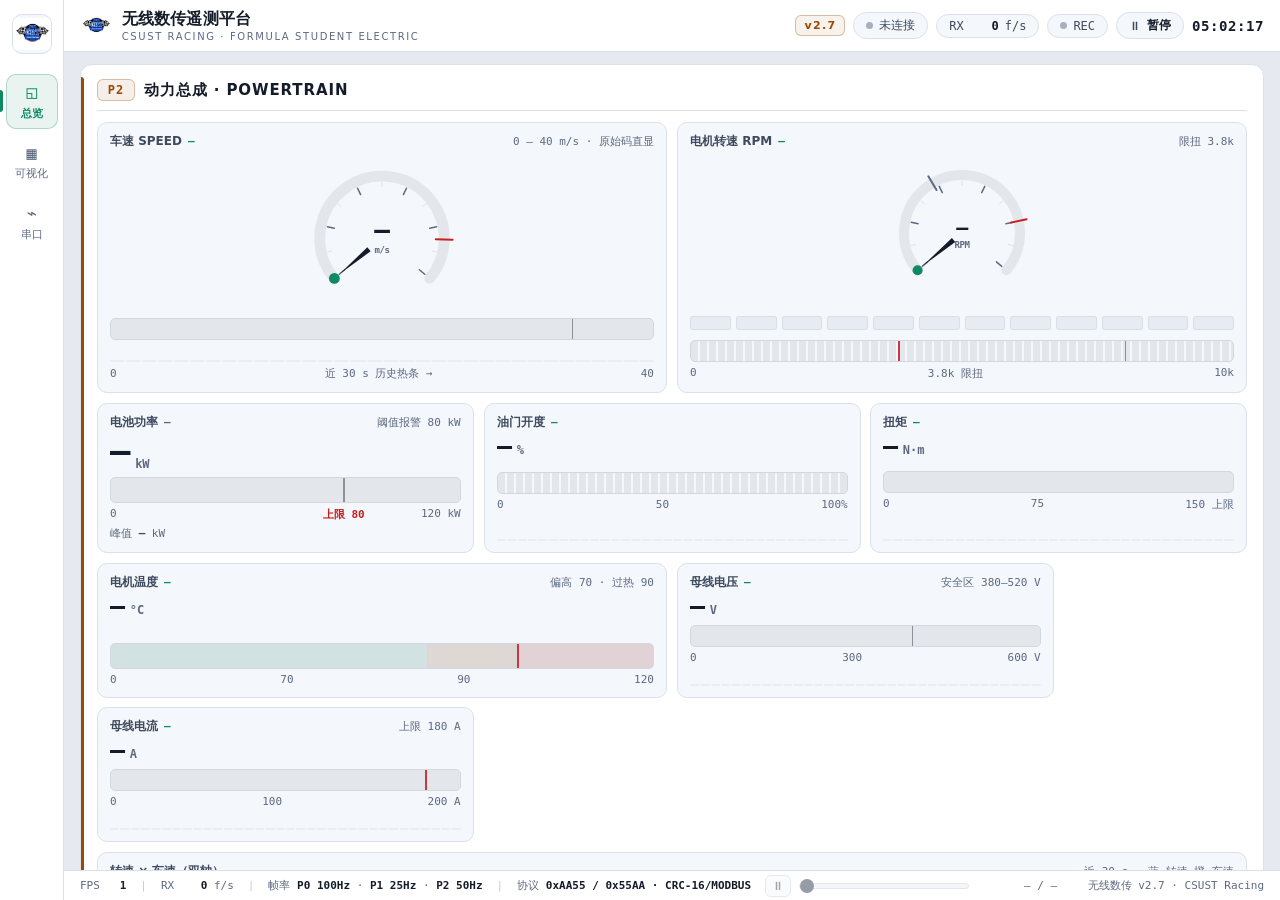
<file: tools/_t30_before/index.html>
<!DOCTYPE html>
<html lang="zh-CN">
<head>
<meta charset="utf-8">
<meta name="viewport" content="width=device-width, initial-scale=1, viewport-fit=cover">
<meta name="color-scheme" content="light">
<title>无线数传遥测平台 v2.7 · CSUST Racing</title>
<script src="qrc:///qtwebchannel/qwebchannel.js"></script>
<script src="app.js" defer></script>

<!-- =========================================================================
     这个文件 = 界面结构(<body> 部分) + 全部样式(<style> 部分)

     想改界面，按下面去找：

       【改颜色 / 字体 / 圆角 / 大数字大小】
           → <style> 最上面的 :root{ } 变量区（--bg / --panel / --text / --teal ...）
             改一处全局生效，不用逐个 class 搜。

       【改某个分区的排布】本文件按下面的「分区注释」划分，Ctrl+F 搜名字即可：
           整体框架 / 顶栏 / 主舞台 /
           P2 动力总成 / P1 姿态惯性 / P0 ADC 传感 / 趋势曲线 /
           底部状态栏 / 功能分区(串口·记录·设置) / Toast / 响应式

       【加一个新的显示块】(比如加一个「电池温度」卡片)
           1. 在一个 <section class="zone"> 里加 DOM，给它一个唯一 id
           2. 到 app.js 顶部的「界面配置区」给这个量加一行 defSig(...)
           3. 到 app.js 的 updateDom() 里把数值写到那个 id 上
           4. 如果它是串口来的新物理量，先在 telemetry_config.py 第 3 区加字段

       【改窄屏布局】
           → <style> 末尾 @media 区，共 4 档断点：1280 / 1080 / 820 / 520

     ⚠️ 样式里有三条性能红线，改之前务必先看 <style> 顶部的说明：
        条形用 transform 不用 width、SVG 禁止 drop-shadow、
        数值 20Hz 更新所以过渡时长必须 < 50ms。
     ========================================================================= -->
<link rel="icon" href="data:image/svg+xml,%3Csvg xmlns='http://www.w3.org/2000/svg' viewBox='0 0 32 32'%3E%3Crect width='32' height='32' rx='7' fill='%231B2434'/%3E%3Cpath d='M6 20 L12 12 L18 20 L26 8' fill='none' stroke='%23F2F5FA' stroke-width='3' stroke-linecap='round' stroke-linejoin='round'/%3E%3C/svg%3E">
<style>
/* ============================================================
 * 无线数传遥测平台 v2.7 · 浅色专业仪表风
 * 设计语言：浅灰工作台底 + 白色卡片 + 深 slate 文字 + 分区色条
 * 分区：P0 传感(10×ADC) / P1 姿态惯性 / P2 动力总成
 *
 * 性能约定（改动前务必读，否则会重新引入卡顿）：
 *  1) 条形/梯子一律用 transform:scaleX/scaleY 驱动，绝不用 width/height
 *     ——width/height 每帧触发 layout+paint，transform 只走合成层；
 *  2) 数值以 20Hz 更新，过渡时长必须 < 采样间隔(50ms)，否则动画永远追不上；
 *  3) SVG 上禁止 filter:drop-shadow（20Hz 更新会让滤镜每帧重算，很贵）；
 *  4) 高频更新区加 contain:layout paint，把重排/重绘困在区块内。
 * ============================================================ */
:root{
  /* ============================================================
   * 设计令牌（v2.8 排版与视觉）
   * 改动动机：一次"看得舒服、干净"的排版升级，但标准不是好看，而是
   *   ① 扫视效率（赛道边/车库里 3 秒内要知道"车有没有问题"）
   *   ② 误读风险（阳光下的对比度、数字与单位的对应关系）
   * 三条依据：
   *   A) 小字原来有 10/11/12/13px 四种尺寸混用（底栏 10、单位 10、标签 11、
   *      正文 12…），同一屏里没有规律 → 扫视时抓不住层级。现在收敛成 4 档，
   *      并把**下限提到 11px**（阳光 + 笔记本屏，10px 基本读不出来）。
   *   B) 中性灰色阶原来偏浅（--faint #6B7686 在浅底上约 4.4:1，且大量用在
   *      10~11px 上）→ 车库强光下糊成一片。整体加深一档，全部 ≥ 5.5:1。
   *   C) 圆角原来有 6/8/9/10/11/12/14/999 八种，描边是半透明灰叠在彩色底纹上
   *      → 边缘发脏。收敛成 4 档圆角 + 实色描边，卡片边界一眼可辨。
   * ⚠️ 性能红线（B08/B10）不变：这里只有静态颜色/尺寸，没有 transition/will-change，
   *    也没有动任何 GPU/渲染参数。高频元素（20Hz 的条/数字）过渡仍 < 50ms。
   * ============================================================ */
  /* --- 表面（页面底 → 卡片 → 卡片内的槽位）--- */
  --bg:#E6EAF0;
  --bg-glow:rgba(255,255,255,.52);
  --panel:#FFFFFF;
  --panel-2:#F4F7FB;
  --panel-3:#E7ECF3;
  /* ★ 条形仪表的"空槽"色（中性灰，不带蓝调）。
     为什么不直接用 --panel-3：它偏蓝，填充色叠上去边界发灰；
     也不要回到旧版的 rgba(15,23,42,.06)（≈#F0F1F3，太浅）——
     实测填充降饱和后自身亮度变高，槽太浅会让"填了多少"的边界反而糊掉。
     （产品体验复核 2026-10-16：条形最终采用"轻版"：22px + 本槽色 + 降饱和填充。） */
  --track:#E3E6EB;
  --track-line:#D3D8E0;
  --line:#DBE1EA;
  --line-2:#C2CBDA;

  /* --- 文字（对比度：text 14.9:1 / dim 8.6:1 / faint 5.6:1，均在 #FFFFFF 上）--- */
  --text:#141C29;
  --dim:#3E4A5E;
  --faint:#5D6981;

  /* --- 语义色（整体压暗一档，浅底上才够清楚）--- */
  --teal:#0E8A62;   /* LIVE / 系统正常 / VIS 绿 */
  --cyan:#0B6EA8;   /* P0 传感通道色 */
  --amber:#9A4A06;  /* P2 动力 / 预警色 */
  --red:#C81E1E;    /* 危险 / REC 色 */
  --violet:#6D28D9; /* P1 姿态色 */
  --blue:#1D4ED8;   /* 趋势 / 母线电压色 */
  --lime:#4D7C0F;   /* 油门开度色 */
  --slate:#556070;  /* 串口 / 设置：中性工作区 */

  /* --- 字体 --- */
  --num:'JetBrains Mono','Cascadia Code',Consolas,'SF Mono',monospace;
  --ui:'Segoe UI','Microsoft YaHei',system-ui,sans-serif;

  /* --- 字号阶梯：11 最小（辅助） / 12 标签·控件 / 13 正文 / 15 分区标题 --- */
  --t-micro:11px;
  --t-sm:12px;
  --t-md:13px;
  --t-lg:15px;

  /* --- 圆角：4 档 --- */
  --r-zone:12px;
  --r-card:10px;
  --r-ctl:8px;

  /* --- 大数字随视口缩放：窄屏不溢出，宽屏不浪费 --- */
  --fs-hero:clamp(28px,2.7vw,40px);
  --fs-kpi:clamp(21px,1.9vw,29px);   /* 次级 KPI（P2 的温度/电压/电流）*/
  /* ★ --fs-sub 只给 #zoneP1 .d-num 用，数值不许动：_accvec_move_check 的基线
     断言 #zoneP1 四张卡片宽高逐张不变（±1px），改字号会直接让它 FAIL。 */
  --fs-sub:clamp(20px,1.9vw,27px);
  --fs-adc:clamp(20px,1.75vw,27px);
  --r:var(--r-zone);   /* 兼容旧引用 */
}
*{box-sizing:border-box;margin:0;padding:0}
html,body{height:100%}
body{
  /* 纯色底：原来叠了两层大半径 radial-gradient，视觉上只是"发灰的高光"，
     却让整页每帧都要重新光栅化这张底图。纯色更干净也更快。 */
  background:var(--bg);
  color:var(--text); font-family:var(--ui);
  overflow:hidden; font-variant-numeric:tabular-nums;
}
/* 滚动条：**宽度保持 8px 不变**。
   改宽会直接吃掉内容区宽度（滚动条占据 #stage 的 padding box），
   实测 8->10px 会让六个栅格列整体收窄 2px、每个分区宽度随之变化 1~2px ——
   而 _accvec_move_check 的基线是"宽度逐张不变 ±1px"，没必要为这点观感冒这个风险。
   只调了滑块配色与留白。 */
::-webkit-scrollbar{width:8px;height:8px}
::-webkit-scrollbar-track{background:transparent}
::-webkit-scrollbar-thumb{background:#C3CCDA;border-radius:8px}
::-webkit-scrollbar-thumb:hover{background:#AEB9CA}

/* 键盘可达性：只在键盘聚焦时描边，鼠标点击不打扰 */
:focus{outline:none}
:focus-visible{outline:2px solid var(--cyan);outline-offset:2px;border-radius:6px}

/* ---------- 整体框架 ---------- */
#app{display:flex;height:100vh}
/* ★ #rail 宽度（64px）不许动：它参与 #stage 的可用宽度计算，
   而 _accvec_move_check 的基线断言 #zoneP1 内卡片宽度逐张不变（±1px）。 */
#rail{
  width:64px;flex:0 0 64px;border-right:1px solid var(--line);
  display:flex;flex-direction:column;align-items:center;
  padding:14px 0 10px;gap:6px;background:var(--panel);
  overflow-y:auto;overflow-x:hidden;
}
.logo-sq{
  width:40px;height:40px;border-radius:10px;overflow:hidden;flex:0 0 40px;
  display:flex;align-items:center;justify-content:center;margin-bottom:14px;
  background:var(--panel-2);
  border:1px solid var(--line);
}
.logo-sq img{width:100%;height:100%;object-fit:contain}
.logo-sq .txt{font-size:13px;font-weight:800;letter-spacing:.5px;color:var(--teal)}
/* 图标导航：图标放大到 17px、选中态加左侧色条 —— 原来 15px 的符号 ＋ 11px 文字，
   在"我要切到串口"这种急着操作时不容易命中。 */
.rail-item{
  position:relative;
  width:52px;min-height:46px;padding:8px 0 7px;border-radius:10px;text-align:center;
  color:var(--faint);font-size:var(--t-micro);cursor:pointer;user-select:none;
  border:1px solid transparent;background:none;font-family:var(--ui);
  display:flex;flex-direction:column;align-items:center;justify-content:center;
  transition:background .15s,color .15s,border-color .15s;
}
.rail-item:hover{color:var(--dim);background:var(--panel-2)}
.rail-item.active{
  color:var(--teal);background:rgba(14,138,98,.09);
  border-color:rgba(14,138,98,.28);font-weight:700;
}
.rail-item.active::before{
  content:'';position:absolute;left:-7px;top:50%;transform:translateY(-50%);
  width:3px;height:22px;border-radius:0 3px 3px 0;background:var(--teal);
}
.rail-item .ic{display:block;font-size:17px;line-height:1.15;margin-bottom:3px;font-family:var(--num)}

#main{flex:1;display:flex;flex-direction:column;min-width:0}

/* ---------- 顶栏 ---------- */
#topbar{
  height:52px;flex:0 0 52px;border-bottom:1px solid var(--line);
  display:flex;align-items:center;gap:8px;padding:0 16px;
  background:var(--panel);
}
.brand{display:flex;align-items:center;gap:10px;min-width:0}
.brand img{height:26px;width:auto}
.brand .fallback{font-weight:800;font-size:15px;color:var(--teal);letter-spacing:.5px}
.brand h1{font-size:16px;font-weight:700;letter-spacing:.01em;white-space:nowrap;
  overflow:hidden;text-overflow:ellipsis}
.brand .sub{font-size:10px;color:var(--faint);letter-spacing:.16em;margin-top:1px;white-space:nowrap}
.tb-spacer{flex:1 1 auto}
.pill{
  display:inline-flex;align-items:center;gap:6px;
  font-family:var(--num);font-size:var(--t-sm);color:var(--dim);
  background:var(--panel-2);border:1px solid var(--line);
  border-radius:999px;padding:4px 12px;white-space:nowrap;
}
.pill b{color:var(--text);font-weight:700}
.pill.click{cursor:pointer;transition:background .15s,border-color .15s,color .15s}
.pill.click:hover{border-color:var(--line-2);color:var(--text);background:var(--panel-3)}
.pill.click:active{background:var(--panel-3)}
/* ★ 顶栏 RX 计数位宽锁定（task-8 F4 / F6）：与底栏 #rxFoot 同一类缺陷。
   .pill 是等宽字体，而 #rxTag 每秒变一次数字 -> "#rxPill" 宽度 75↔107，
   顶栏右侧整簇（v2.7 / 连接状态 / RX）随之整体左右移动（实测左移 33px）。
   （#recPill/#freezeBtn/#clock 看起来"没动"，只是因为 rxPill 自身 +32 恰好抵消了整簇 -33，
     并不是它们不受影响 —— 探针里对每个子元素逐一记录坐标才看清这一点。）
   ★ F6：按现实取值预留（RX ≤ 数千）取 4ch，而不是 6ch，静态位移减半。
   ch 在等宽字体下就是数字宽度，锁得准。 */
#rxTag{display:inline-block;text-align:right;min-width:4ch}
.dot{width:7px;height:7px;border-radius:50%;display:inline-block;flex:0 0 7px}
.dot.live{background:var(--teal);box-shadow:0 0 8px rgba(14,159,110,.55);animation:pulse 1.6s ease-in-out infinite}
.dot.rec{background:var(--red);box-shadow:0 0 8px rgba(220,38,38,.55);animation:pulse 1.1s ease-in-out infinite}
.dot.rec-off{background:#A7B0BE}
#clock{font-family:var(--num);font-size:14px;color:var(--text);letter-spacing:.04em;font-weight:600}
.tag-preview{
  font-size:var(--t-micro);font-weight:700;letter-spacing:.12em;color:var(--amber);
  border:1px solid rgba(154,74,6,.32);border-radius:6px;padding:3px 8px;
  background:rgba(154,74,6,.07);
}
@keyframes pulse{0%,100%{opacity:1}50%{opacity:.3}}

/* ---------- 主舞台 ---------- */
#stage{
  flex:1;overflow-y:auto;overflow-x:hidden;padding:12px 16px 12px;
  display:grid;grid-template-columns:repeat(6,minmax(0,1fr));gap:12px;
  align-content:start;
  /* ★ 这里刻意不用 scroll-behavior:smooth。
     它会把「滚轮/拖动」也变成缓动动画：手指停了页面还在飘，实测跟手感很差。
     真需要平滑就单点调用 scrollIntoView({behavior:'smooth'})，别全局开。 */
  scroll-behavior:auto;
  overscroll-behavior:contain;   /* 滚到头不再把滚动传给父级 */
  contain:layout paint;          /* 滚动内容的重排/重绘关在容器内，不外溢整页 */
}
.zone{
  position:relative;border-radius:var(--r-zone);
  padding:14px 16px 14px;min-width:0;scroll-margin-top:12px;
  border:1px solid var(--line);
  /* 纯色：原来卡片面是 #FCFCFE 而 P0/P1/P2 还各自叠了一层彩色 linear-gradient
     底纹（琥珀/紫/青 0.05），叠起来就是"发黄/发紫的脏白"。现在全部回到同一个
     干净白面，分区身份只由左侧 3px 色条承载 —— 干净，而且少一层每帧重算的渐变。 */
  background:var(--panel);
  /* 高频更新区：把重排/重绘关在本区块内，不外溢到整页 */
  contain:layout paint;
  /* ★ 视口外的分区直接跳过渲染（Chromium 85+）。滚动内容 3800px、366 个节点，
     开了这个之后只有视口内的区参与绘制。contain-intrinsic-size 给一个估算高度，
     避免滚动条长度在滚动过程中跳变。老版本浏览器会整条忽略，无副作用。 */
  content-visibility:auto;
  contain-intrinsic-size:auto 320px;
}
/* 滚动时暂停脉冲动画：滚动本身已经在刷屏，再跑无限动画等于抢主线程 */
body.scrolling .dot.live,
body.scrolling .dot.rec,
body.scrolling .rev-seg.blink{animation:none !important}
/* 分区识别：**只保留左侧一根色条**。
   原来每个分区是三件套（左侧色条 + 顶部色线 + 整块彩色底纹），
   三个分区三种底纹叠在白卡上，整页像被三种脏色冲过一遍。
   现在只留 3px 色条做身份标识：既有区分度，又让卡片回到同一个干净白面。
   ★ 色条与顶部色线都是绝对定位，不参与布局，因此不影响任何分区尺寸。 */
.zone::before{
  content:'';position:absolute;top:12px;bottom:12px;left:0;width:3px;
  border-radius:0 3px 3px 0;background:var(--zc,var(--line-2));
}
/* （原 .zone::after 顶部色线已移除：与左侧色条重复，还给分区标题上沿多加一道横线。） */
#zoneP2{grid-column:1/5;--zc:var(--amber)}
#zoneP1{grid-column:5/7;--zc:var(--violet)}
#zoneP0{grid-column:1/7;--zc:var(--cyan)}
#zoneTrend{grid-column:1/7;--zc:var(--blue);display:flex;flex-direction:column}
#zoneVisual{grid-column:1/7;--zc:var(--teal)}
#zoneSerial{grid-column:1/4;--zc:var(--slate);display:flex;flex-direction:column}
#zoneRecord{grid-column:4/7;--zc:var(--red)}
#zoneSettings{grid-column:1/7;--zc:var(--slate)}
/* ★ grid-column 归属与区块顺序一律未动。 */

.zone-head{
  display:flex;align-items:center;gap:9px;margin-bottom:11px;
  padding-bottom:9px;border-bottom:1px solid var(--line);
  flex-wrap:wrap;row-gap:4px;
}
/* 分区标题：原来 letter-spacing:.14em（中文每字之间塞 2px）→ 中文被拆得松散、
   反而更难一眼读完。收到 .06em，只留一点呼吸感。 */
.z-title{font-size:var(--t-lg);font-weight:700;letter-spacing:.06em;color:var(--text);white-space:nowrap}
.z-meta{font-family:var(--num);font-size:var(--t-micro);color:var(--faint);margin-left:auto;white-space:nowrap;
  overflow:hidden;text-overflow:ellipsis;min-width:0}
.ptag,.zone-head::before{
  font-family:var(--num);font-size:var(--t-sm);font-weight:700;
  padding:3px 0;min-width:38px;text-align:center;border-radius:6px;letter-spacing:.08em;
}
/* 非 P 区的徽标用 CSS ::before 生成 —— **不动 DOM**（自检读的是 DOM 文本，看不到伪元素），
   目的是让 8 个分区标题的起始 x 对齐：原来只有 P0/P1/P2 有徽标，
   其余 5 个分区标题整体左移一格，整列标题参差不齐，扫视时"找不到列"。
   有了它，"这是哪个区"不再依赖读中文标题，扫一眼徽标即可。 */
#zoneTrend .zone-head::before{content:'TRD';color:var(--blue);background:rgba(29,78,216,.09);border:1px solid rgba(29,78,216,.30)}
#zoneVisual .zone-head::before{content:'VIS';color:var(--teal);background:rgba(14,138,98,.10);border:1px solid rgba(14,138,98,.30)}
#zoneSerial .zone-head::before{content:'I/O';color:var(--slate);background:rgba(85,96,112,.09);border:1px solid rgba(85,96,112,.28)}
#zoneRecord .zone-head::before{content:'REC';color:var(--red);background:rgba(200,30,30,.08);border:1px solid rgba(200,30,30,.26)}
#zoneSettings .zone-head::before{content:'CFG';color:var(--slate);background:rgba(85,96,112,.09);border:1px solid rgba(85,96,112,.28)}
.ptag.p0{color:var(--cyan);background:rgba(11,110,168,.09);border:1px solid rgba(11,110,168,.30)}
.ptag.p1{color:var(--violet);background:rgba(109,40,217,.09);border:1px solid rgba(109,40,217,.30)}
.ptag.p2{color:var(--amber);background:rgba(154,74,6,.09);border:1px solid rgba(154,74,6,.30)}
.ptag.vis{color:var(--teal);background:rgba(14,138,98,.10);border:1px solid rgba(14,138,98,.30)}

/* ---------- P2 动力总成 ---------- */
.hero-grid{display:grid;grid-template-columns:repeat(4,minmax(0,1fr));gap:10px}
/* ★ 动力区铺满所在栅格行（2026-10-15，用户反馈「姿态区调整后动力区有一块空白区域」）：
   #zoneP2{grid-column:1/5} 与 #zoneP1{grid-column:5/7} 是**同一栅格行**，
   行高由较高的 zoneP1 决定（矢量图进去后更高）→ zoneP2 作为栅格项被拉伸，
   但它内部的 .hero-grid 不会跟着长，于是底部空出 201px。
   修法：只改"内部高度怎么分配" —— 分区本身已是 flex 列，让卡片网格吃掉剩余高度，
   卡片内部用 space-between 把刻度/读数区间拉开（内容一个不少、不裁切）。
   ★ grid-column 归属与区块顺序**未动**；不涉及任何 transition/will-change。 */
#zoneP2{display:flex;flex-direction:column}
#zoneP2 .hero-grid{flex:1;align-content:stretch}
/* ★ 关键：**不要**用 space-between 分配余量。
   四张卡的内容不一样（RPM 卡多一行换挡灯、车速卡是表盘），
   用 space-between 会把"数字"推到各自不同的高度 —— 实测四个读数的 y 差到 100px，
   横着扫过去根本读不成一行。
   现在：内容一律从**卡顶**开始排（flex-start），余量交给底部的条形/表盘吃掉
   （margin-top:auto 把它们压到卡底），于是四张卡的数字落在同一条扫描线上，
   而条形的高度由样式统一给定 —— 结果可预期，也不再依赖"内容自然高度"。 */
#zoneP2 .hcard{justify-content:flex-start}
/* ============================================================================
 * ★★ 条形仪表的最终形态（产品体验复核 2026-10-16 拍板）：**轻版 22px**
 * ----------------------------------------------------------------------------
 * 走过三版（对照图见 tools/ux_pair/对照_条形_三版.png / 对照_整页_三版.png）：
 *   ① 改前 10px 细线 + 同色浅轨道 —— 条太细，余光读不出量级；温度三段色带分不清；
 *   ② 曾试 46/52px 实心饱和块 —— 8 张卡同时堆饱和色块，整页观感比改前更重，
 *      而且用同色浅色当轨道，"填了多少"的边界反而不如细线清楚；
 *   ③ **轻版 22px + 中性灰轨道(--track) + 降饱和填充** ← 采用。
 *     · 22px 仍是原来的 2.2 倍，余光能读出"油门到一半 / 温度进红区"；
 *     · 中性灰槽让填充边界比改前更脆（这是 ② 被否掉的关键）；
 *     · 填充降一档饱和度，不再抢读数。
 * ★ 唯一旋钮就是 .bar-track 的高度：
 *     嫌卡里留白太空就把 22px 调到 30~32px（一行）；余量会等量变成留白，
 *     因为动力区所在栅格行的高度由**同行的姿态区**决定（见上面 #zoneP2 注释）。
 * ★ 不再有任何"吃掉剩余高度"的 flex 覆盖 —— 高度是显式的、可预期的。
 * ========================================================================== */
#zoneP2 .scard{justify-content:flex-start}
.hcard{
  background:var(--panel);border:1px solid var(--line);border-radius:var(--r-card);
  padding:13px 14px;display:flex;flex-direction:column;min-width:0;
  transition:border-color .2s;
}
.hcard:hover{border-color:var(--line-2)}
.h-label{font-size:var(--t-sm);letter-spacing:.06em;color:var(--dim);font-weight:600;margin-bottom:6px;
  white-space:nowrap;overflow:hidden;text-overflow:ellipsis}
.h-num{font-family:var(--num);font-size:var(--fs-hero);font-weight:700;line-height:1.05;letter-spacing:-.01em}
.h-unit{font-size:var(--t-md);color:var(--faint);font-family:var(--num);margin-left:5px;font-weight:600}
.h-sub{font-family:var(--num);font-size:var(--t-micro);color:var(--faint);margin-top:3px}

/* 车速表盘：表盘画布不参与"拉伸"（半圆 SVG 纵向拉伸会变形），
   用 flex:1 + 内部居中，把余量变成对称留白。读数已上移到卡顶（.h-num）。 */
.gauge-wrap{position:relative;flex:1 1 auto;min-height:88px;width:100%;max-width:340px;
  margin:auto auto 0;display:flex;align-items:flex-end;justify-content:center}
.gauge-wrap svg{width:100%;height:100%;display:block}
/* （原 .gauge-mid 及其 .v/.u 已随读数上移一并移除。） */
.gauge-track{fill:none;stroke:rgba(15,23,42,.10);stroke-width:9;stroke-linecap:round}
/* 注意：这里刻意不加 filter:drop-shadow —— 20Hz 更新会让 SVG 滤镜每帧重算，实测是卡顿大头 */
.gauge-fill{fill:none;stroke:var(--cyan);stroke-width:9;stroke-linecap:round;transition:stroke .3s}
.gauge-tick{stroke:rgba(15,23,42,.32);stroke-width:2}
/* 刻度文案：与数字同一套等宽字体，11px（全站最小字号），颜色比主读数低一档 ——
   它只负责"这个弧有多长"，抢不了读数。 */
.gauge-tick-txt{font-family:var(--num);font-size:11px;font-weight:600;fill:var(--faint)}
.gauge-hub{fill:#1B2439}
.gauge-needle{stroke:var(--text);stroke-width:2.5;stroke-linecap:round}

/* 转速换挡灯 */
.rev-row{display:flex;gap:5px;margin:8px 0 10px}
.rev-seg{
  flex:1;height:14px;border-radius:3px;
  background:var(--panel-3);border:1px solid rgba(15,23,42,.06);
  /* ★ task-27：换挡灯是 20Hz 更新的元素，这里的过渡必须 ≤50ms（B08 红线）。
     原来是 `background .1s, box-shadow .1s` —— 100ms > 采样间隔 50ms，
     每次更新都会把过渡打断重来（"追不上"的拖影），而且 12 段同时动画 box-shadow
     在软件光栅下是实打实的开销（_t27_perf_probe 里能看到）。现在只留 40ms 背景过渡，
     辉光保持静态（不影响"亮了没有"的判读）。 */
  transition:background .04s linear;
}
.rev-seg.on.c1{background:var(--teal);border-color:var(--teal);box-shadow:0 0 6px rgba(14,138,98,.40)}
.rev-seg.on.c2{background:var(--amber);border-color:var(--amber);box-shadow:0 0 6px rgba(154,74,6,.40)}
.rev-seg.on.c3{background:var(--red);border-color:var(--red);box-shadow:0 0 7px rgba(200,30,30,.45)}
.rev-seg.on.c3.blink{animation:pulse .5s ease-in-out infinite}

/* 条形仪表（油门/扭矩/温度/电压/电流）
 * ★ 用 transform:scaleX 而非 width：width 每帧触发布局，20Hz 下就是 200 次/秒；
 *   transform 只走合成层，主线程零布局开销。过渡 40ms < 采样间隔 50ms，
 *   不会出现"动画还没走完就被下一次更新打断"的粘滞感（B08）。 */
/* ★★ 最终采用"轻版"：高度 22px、槽用中性灰 --track、填充降一档饱和度。
   为什么不是 10px（改前）：条太细，余光读不出量级，温度三段色带也分不清；
   为什么不是 46px（中间试过）：8 张卡同时堆饱和色块，整页比改前更重。
   22px 是"够粗能余光读、又不喧宾夺主"的落点；槽取中性灰是为了让填充边界更脆。
   margin-top:auto 把条形压到卡底 —— 卡顶留给读数，卡底留给条形，8 张卡一致。
   ★ 只有 transform:scaleX 与 40ms 过渡（B08），没有 will-change。 */
.bar-track{
  position:relative;height:22px;border-radius:5px;overflow:hidden;margin-top:auto;
  background:var(--track);border:1px solid var(--track-line);
}
.bar-fill{
  position:absolute;left:0;top:0;bottom:0;width:100%;border-radius:5px;
  transform:scaleX(0);transform-origin:left center;
  transition:transform .04s linear;
  /* ★ 刻意不写 will-change:transform（2026-10-06 移除）。
     will-change 是"永久提升为合成层"：条形有十几个，滚动时每张合成层都要
     参与合成与光栅，软件光栅下是净负担。transform 本身浏览器会按需提升，
     不写反而更快（实测滚动帧 max 39.6ms -> 见 tools/scroll_probe.py）。 */
  backface-visibility:hidden;
}
.bar-tick{position:absolute;top:-2px;bottom:-2px;width:1px;background:rgba(15,23,42,.42)}
.bar-scale{display:flex;justify-content:space-between;font-family:var(--num);font-size:var(--t-micro);color:var(--faint);margin-top:4px}

/* 填充色：语义色保留，整体**降一档饱和度**（原值见修复前的 git 历史）
   —— 峰值色仍是各自语义（绿=正常/油门、琥珀=扭矩/预警、蓝=电压、紫=电流）。 */
.fill-thr{background:linear-gradient(90deg,rgba(101,163,13,.20),#79A63A)}
.fill-tq{background:linear-gradient(90deg,rgba(180,83,9,.18),#B26A32)}
.fill-ok{background:linear-gradient(90deg,rgba(14,159,110,.18),#3E9C7C)}
.fill-warn{background:linear-gradient(90deg,rgba(180,83,9,.18),#B26A32)}
/* 危险色不再带发光阴影：22px 的条 + 阴影在浅底上会糊成一团。 */
.fill-danger{background:linear-gradient(90deg,rgba(200,30,30,.20),#CE5754)}
.fill-volt{background:linear-gradient(90deg,rgba(37,99,235,.18),#5C82D6)}
.fill-amp{background:linear-gradient(90deg,rgba(124,58,237,.18),#8F6FD6)}
/* 温度分区底纹：22px 的条上这三段的边界比改前 10px 清楚得多。
   跟着填充一起降饱和，避免底纹比填充条还显眼。 */
.temp-zones{position:absolute;inset:0;display:flex}
.temp-zones i{display:block;height:100%}
.temp-zones .z-ok{width:58.3%;background:rgba(14,159,110,.08)}
.temp-zones .z-warn{width:16.7%;background:rgba(180,83,9,.10)}
.temp-zones .z-danger{flex:1;background:rgba(200,30,30,.10)}

/* 次级卡片（温度/电压/电流/功率）：降一档面（浅灰），与上面四张白卡形成两级层次 ——
   一眼就能分出"主读数"和"次要读数"。4 列与上面 4 列对齐（加了功率卡之后正好一行 4 张）。 */
.sub-grid{display:grid;grid-template-columns:repeat(4,minmax(0,1fr));gap:10px;margin-top:10px}
.scard{
  background:var(--panel-2);border:1px solid var(--line);border-radius:var(--r-card);
  padding:11px 13px;display:flex;flex-direction:column;min-width:0;
}
.s-top{display:flex;align-items:baseline;gap:8px;margin-bottom:8px;flex-wrap:wrap}
.s-name{font-size:var(--t-sm);letter-spacing:.06em;color:var(--dim);font-weight:600;white-space:nowrap}
.s-num{font-family:var(--num);font-size:var(--fs-kpi);font-weight:700;margin-left:auto}
.s-unit{font-size:var(--t-sm);color:var(--faint);font-family:var(--num)}
.s-state{font-family:var(--num);font-size:var(--t-micro);padding:2px 8px;border-radius:4px;margin-left:6px;align-self:center;white-space:nowrap}

/* ---------- 电池功率卡片（用户需求：>阈值 红色告警）----------
   ★ 告警必须"一眼可见"：超限时**四处同时转红**（卡片描边、数值、状态标签、条形），
     在阳光下的余光里也能扫到；只让数字变红不够（赛道边根本来不及盯着看）。
   ★ 全部靠 class 切换，**没有 transition**：功率以 20Hz 更新，任何 >50ms 的过渡
     都会在阈值附近拖出红/黑交替的残影（B08 同族问题）。
   ★ 回差与最短驻留的逻辑在 app.js 的 updatePowerDom()（亮得快、灭得慢）。 */
.pwr-limit-tick{background:var(--red);width:2px;top:-3px;bottom:-3px}
.pwr-scale{position:relative}
.pwr-scale .pwr-limit-lbl{
  position:absolute;transform:translateX(-50%);white-space:nowrap;
  color:var(--red);font-weight:700;
}
.fill-pwr-ok{background:linear-gradient(90deg,rgba(14,159,110,.18),#3E9C7C)}
.fill-pwr-near{background:linear-gradient(90deg,rgba(180,83,9,.18),#B26A32)}
.fill-pwr-over{background:linear-gradient(90deg,rgba(200,30,30,.22),#CE5754)}
/* 接近上限：琥珀边 + 琥珀数字（提前预警，还没到危险） */
#pwrCard.pwr-near{border-color:rgba(154,74,6,.55);background:rgba(154,74,6,.05)}
#pwrCard.pwr-near .s-num,#pwrCard.pwr-near .s-unit,#pwrCard.pwr-near .s-name{color:var(--amber)}
/* 超限：整张卡转红 */
#pwrCard.pwr-warn{border-color:var(--red);background:rgba(200,30,30,.07);box-shadow:0 0 0 1px rgba(200,30,30,.25)}
#pwrCard.pwr-warn .s-num,#pwrCard.pwr-warn .s-unit,#pwrCard.pwr-warn .s-name{color:var(--red)}
#pwrCard.pwr-warn .s-state{background:var(--red);color:#FFFFFF;border-color:var(--red)}
#pwrCard .s-state{border:1px solid transparent;font-weight:700}
/* 峰值保持：一行小字 + 一个"清零"的点击目标（用 button 是为了键盘可达，
   但样式做成纯文字，不抢功率数字的视觉权重）。 */
.pwr-peak{
  display:block;width:100%;text-align:left;padding:0;margin-top:6px;
  background:none;border:0;cursor:pointer;
  font-family:var(--num);font-size:var(--t-micro);color:var(--faint);
}
.pwr-peak:hover{color:var(--dim)}
.pwr-peak b{font-weight:700;color:var(--dim)}
.pwr-peak.pwr-peak-hot,.pwr-peak.pwr-peak-hot b{color:var(--red)}

/* ---------- P1 姿态惯性 ---------- */
.dyn-grid{display:grid;grid-template-columns:repeat(2,minmax(0,1fr));gap:10px}
.dcard{
  background:var(--panel);border:1px solid var(--line);border-radius:12px;
  padding:11px 13px;display:flex;flex-direction:column;min-width:0;
}
.d-top{display:flex;align-items:baseline;justify-content:space-between;gap:6px}
.d-name{font-size:12px;letter-spacing:.12em;color:var(--dim);font-weight:600;white-space:nowrap}
.d-num{font-family:var(--num);font-size:var(--fs-sub);font-weight:700;line-height:1.1;margin:4px 0 2px}
.d-num small{font-size:13px;color:var(--faint);font-weight:500}
.d-widget{margin-top:auto}

/* 横滚坡度仪 */
.dial{width:100%;max-height:64px;display:block}
.dial-track{fill:none;stroke:rgba(15,23,42,.10);stroke-width:9;stroke-linecap:round}
.dial-zero{stroke:rgba(15,23,42,.30);stroke-width:2;stroke-dasharray:2 3}
.dial-needle{stroke:var(--violet);stroke-width:3;stroke-linecap:round}
.dial-hub{fill:var(--violet)}
/* 俯仰梯（自中心线上/下生长）——同样改用 scaleY，避免每帧改 height 触发布局 */
.ladder{position:relative;height:52px;border-radius:8px;background:rgba(15,23,42,.045);overflow:hidden}
.ladder .mid{position:absolute;left:0;right:0;top:50%;height:1px;background:rgba(15,23,42,.22)}
/* 同上：高频更新元素不用 will-change 常驻合成层 */
.ladder .half{position:absolute;left:0;right:0;height:50%;transform:scaleY(0);
  transition:transform .04s linear}
.ladder .up{bottom:50%;transform-origin:bottom center;
  background:linear-gradient(0deg,rgba(124,58,237,.55),rgba(124,58,237,.15))}
.ladder .dn{top:50%;transform-origin:top center;
  background:linear-gradient(180deg,rgba(124,58,237,.50),rgba(124,58,237,.13))}
/* 航向带 */
.tape{position:relative;height:34px;border-radius:8px;background:var(--panel-3);overflow:hidden;margin-top:auto}
.tape .tk{position:absolute;top:0;bottom:0;width:1px;background:rgba(15,23,42,.16)}
.tape .tk em{position:absolute;bottom:2px;left:50%;transform:translateX(-50%);
  font-style:normal;font-family:var(--num);font-size:var(--t-micro);color:var(--dim)}
/* 两端的刻度标签原来会被 .tape 的 overflow:hidden 各裁掉一半：
   最左 0° 的标签半边在框外，最右 360° 的实测 "360" 只看得见 "3"。
   把这两个标签各自往带内挪一点（其余三个刻度不受影响）。 */
.tape .tk[style*="99%"] em{transform:translateX(-86%)}
.tape .tk[style*="left:0%"] em{transform:translateX(-14%)}
/* 航向指针：★ 别用 left 做动画（2026-10-06 改）。
   left 是布局属性，20Hz 更新 + transition 会让浏览器每秒重排几十次 —— 实测
   「transition 含布局属性」就这一个，但它是滚动卡顿里最贵的单点之一。
   做法：指针容器铺满整条带（width:100%），用 transform:translateX(百分比)
   移动 —— 百分比 translate 是相对元素自身宽度，铺满后 1% == 容器宽度的 1%，
   语义和原来的 left:百分比 完全一致，但只走合成、不触发布局。
   真正的 2px 竖线画在 ::before 上。 */
.tape .ptr{position:absolute;top:0;bottom:0;left:0;width:100%;
  transform:translateX(0);transition:transform .04s linear;pointer-events:none}
.tape .ptr::before{content:'';position:absolute;top:0;bottom:0;left:0;width:2px;
  background:var(--teal);box-shadow:0 0 8px rgba(14,159,110,.55)}
.tape .ptr::after{content:'';position:absolute;top:-1px;left:-4px;border:5px solid transparent;border-top-color:var(--teal)}
/* 加速度 G 条（中心零位） */
.gbar{position:relative;height:52px;border-radius:8px;background:rgba(15,23,42,.045);overflow:hidden;margin-top:4px}
.gbar .mid{position:absolute;left:50%;top:0;bottom:0;width:1px;background:rgba(15,23,42,.22)}
.gbar .pos,.gbar .neg{position:absolute;top:0;bottom:0;width:100%;transform:scaleX(0);
  transition:transform .04s linear}
.gbar .pos{left:50%;transform-origin:left center;
  background:linear-gradient(90deg,rgba(14,124,187,.35),var(--cyan))}
.gbar .neg{right:50%;transform-origin:right center;
  background:linear-gradient(270deg,rgba(220,38,38,.32),var(--red))}
.gbar .sc{position:absolute;bottom:2px;font-family:var(--num);font-size:var(--t-micro);color:var(--dim)}
.raw-chip{
  /* 只改配色（原先是琥珀色底+琥珀字），**字号/内边距一个都不动**：
     .raw-chip 在 #zoneP1 .dcard 的 .d-top 里，它的高度决定卡片高度，
     而 _accvec_move_check 的基线断言四张卡片宽高逐张不变（±1px）。
     四个"×100 / RAW"琥珀徽标原来一排排地抢眼，改成中性灰后让位给真正的读数。 */
  font-family:var(--num);font-size:11px;font-weight:700;color:var(--dim);
  border:1px solid var(--line-2);background:var(--panel-2);
  border-radius:4px;padding:2px 8px;letter-spacing:.1em;white-space:nowrap;
}
/* 趋势图 归一化 / 原始 量程切换 */
.mode-btn{
  font-family:var(--ui);font-size:var(--t-sm);font-weight:600;letter-spacing:.04em;
  color:var(--dim);background:var(--panel-2);border:1px solid var(--line);
  border-radius:6px;padding:4px 12px;cursor:pointer;transition:.16s;white-space:nowrap;
}
.mode-btn:hover{color:var(--text);border-color:var(--line-2);background:var(--panel-3)}
.mode-btn.on{color:#FFFFFF;font-weight:700;background:var(--teal);border-color:var(--teal)}

/* ---------- P0 ADC 传感 ---------- */
.adc-grid{display:grid;grid-template-columns:repeat(10,minmax(0,1fr));gap:9px}
.acard{
  background:var(--panel);border:1px solid var(--line);border-radius:var(--r-card);
  padding:10px 11px 9px;display:flex;flex-direction:column;min-width:0;
  transition:border-color .2s;contain:layout paint;
}
.acard:hover{border-color:var(--line-2)}
.a-top{display:flex;align-items:center;justify-content:space-between;margin-bottom:2px}
/* 通道号降级（次要信息）：CH01 原来是 13px 加粗纯黑，和下面的读数抢眼；
   工程师真正要读的是通道名和数值。改成 11px 灰 + 字距，让读数站出来。 */
.a-ch{font-family:var(--num);font-size:var(--t-micro);font-weight:700;color:var(--faint);letter-spacing:.04em}
.a-name{font-size:var(--t-sm);color:var(--dim);white-space:nowrap;overflow:hidden;text-overflow:ellipsis;margin-bottom:6px}
.a-val{font-family:var(--num);font-size:var(--fs-adc);font-weight:700;line-height:1.05;letter-spacing:-.01em}
/* 数值后面的单位后缀：由第 3 区 ADC_CHANNELS 的 unit 下发，不写死。
   11px 提到 12px：单位常常就是"这个数是什么"的关键（mm / kg / °），太小容易看漏。 */
.a-unit{font-family:var(--num);font-size:var(--t-sm);font-weight:600;color:var(--faint);margin-left:3px}
.a-spark{height:22px;margin-top:6px}
.a-spark svg{width:100%;height:100%;display:block}

/* ---------- 趋势曲线 ---------- */
.chip-bar{display:flex;flex-wrap:wrap;gap:4px 6px;margin-bottom:10px;align-items:center}
/* 组标签：P0 / P1 / P2 用一根左侧竖线分隔，比原来单纯留白更容易分清段落 */
.chip-g{font-family:var(--num);font-size:var(--t-micro);font-weight:700;color:var(--faint);
  padding:2px 6px 2px 8px;margin-left:6px;align-self:center;letter-spacing:.1em;
  border-left:1px solid var(--line-2)}
.chip-g:first-child{border-left:none;margin-left:0;padding-left:2px}
/* ★ 未选中的 chip 去掉边框与底色（只留色点 + 文字）：23 个通道挤三行，
   原来每个都是"白底 + 灰描边 + 圆角"的小盒子 -> 满屏都是盒子，扫不出一条线来；
   现在未选中的看起来就是一段带色点的文字，选中的才是实心药丸 —— 层级立刻分开。
   （仍然可点、有 hover 反馈、键盘可达，功能一个不少。） */
.chip{
  display:inline-flex;align-items:center;gap:6px;
  font-family:var(--num);font-size:var(--t-sm);color:var(--dim);
  background:transparent;border:1px solid transparent;border-radius:999px;
  padding:3px 9px;cursor:pointer;user-select:none;white-space:nowrap;
  transition:background .12s,border-color .12s,color .12s;
}
.chip:hover{border-color:var(--line);background:var(--panel-2);color:var(--text)}
.chip .cdot{width:8px;height:8px;border-radius:50%;background:var(--faint);flex:0 0 8px}
.chip.on{color:#FFFFFF;font-weight:700;background:var(--cc,var(--teal));border-color:var(--cc,var(--teal))}
.chip.on .cdot{background:rgba(255,255,255,.8)}
.chart-box{position:relative;flex:1;min-width:0;min-height:160px}
.chart-box canvas{position:absolute;inset:0;width:100%;height:100%;display:block}
/* 趋势区：画布 + 右侧「当前值面板」。分析曲线时真正要的是
   「每条线此刻是多少」，塞在画布末端会 10 路叠成一坨根本读不了。 */
.trend-wrap{display:flex;gap:10px;align-items:stretch;flex:1;min-height:180px}
/* 面板高度不再写死 210px：改为跟随画布（align-self:stretch + 去掉 max-height），
   于是面板上下边缘与曲线画布**精确对齐**，右侧那一列读数也和画布同一高度。 */
.sig-panel{
  flex:0 0 212px;overflow-y:auto;overscroll-behavior:contain;
  border:1px solid var(--line);border-radius:var(--r-card);background:var(--panel);
  padding:4px 0;align-self:stretch;
}
.sig-cap{
  display:flex;justify-content:space-between;align-items:center;
  padding:3px 10px 5px;font-size:var(--t-micro);color:var(--faint);
  border-bottom:1px solid var(--line);margin-bottom:2px;
}
.sig-cap b{color:var(--dim);font-weight:700}
.sig-row{
  display:flex;align-items:center;gap:6px;padding:4px 10px;
  font-size:var(--t-sm);line-height:1.35;cursor:pointer;user-select:none;
}
.sig-row:hover{background:rgba(8,145,178,.08)}
.sig-row.hl{background:rgba(8,145,178,.14)}
.sig-dot{flex:0 0 9px;width:9px;height:9px;border-radius:3px}
.sig-name{flex:1;min-width:0;overflow:hidden;text-overflow:ellipsis;white-space:nowrap;color:var(--dim)}
/* 数值列定宽 + 右对齐：23 行的数字在**同一竖直线上**对齐，单位跟在后面也对齐 ——
   否则 0.0 / 24.80 / 6,439 长短不一，整列数字参差，扫视时找不到"这一列是多少"。 */
.sig-val{font-family:var(--num);font-weight:700;color:var(--text);font-variant-numeric:tabular-nums;
  min-width:54px;text-align:right}
.sig-un{font-size:var(--t-micro);color:var(--faint);min-width:26px}
/* 十字光标层：只画一条竖线 + 时间标签，绝对定位盖在趋势画布上，不吃事件 */
#cursorCanvas{pointer-events:none}
/* 框选区间统计浮层（数据分析）：拖拽框选一段曲线后显示区间 min/max/均值 */
.sel-stats{
  position:absolute;top:8px;left:52px;z-index:6;
  background:rgba(255,255,255,.96);border:1px solid var(--line-2);
  border-radius:9px;padding:7px 11px;font-family:var(--num);font-size:11px;
  box-shadow:0 6px 18px rgba(15,23,42,.16);max-width:340px;pointer-events:none;
  color:var(--dim);line-height:1.7;
}
.sel-stats .ss-range{font-weight:700;color:var(--text);margin-bottom:3px;font-size:12px;letter-spacing:.02em}
.sel-stats .ss-row{display:flex;align-items:center;gap:6px;white-space:nowrap}
.sel-stats .ss-dot{width:8px;height:8px;border-radius:50%;flex:0 0 8px}
.sel-stats .ss-name{color:var(--dim);flex:0 0 auto}
.sel-stats .ss-v{color:var(--text);font-weight:600}
/* 暂停角标：冻结时画在趋势图左上角 */
.pause-tag{
  position:absolute;top:8px;left:10px;z-index:6;pointer-events:none;
  font-family:var(--ui);font-size:12px;font-weight:700;color:#0E9F6E;
  background:rgba(255,255,255,.9);border:1px solid rgba(14,159,110,.4);
  border-radius:6px;padding:3px 9px;
}

/* ---------- 标签页切换（导航点击只显示当前功能区） ---------- */
.zone.hidden{display:none}
/* 功能区拖拽调高度手柄 */
.zone-resize{
  position:absolute;left:0;right:0;bottom:0;height:8px;cursor:ns-resize;z-index:3;
}
.zone-resize::after{
  content:'';position:absolute;left:50%;bottom:2px;transform:translateX(-50%);
  width:36px;height:3px;border-radius:2px;background:rgba(15,23,42,.16);
}
.zone-resize:hover::after{background:var(--teal)}

/* ---------- 数据可视化工作台 ---------- */
/* （.ptag.vis 的样式已并入上面分区标题徽标那一组，避免两处各写一遍。） */
/* 加速度矢量图（在「总览 → 姿态与惯性」#zoneP1 内，可用宽度约 459px）：
   ★ 本次排版重做的地方：三个读数原来是**竖着三行**（横向/纵向/合成），
     每行都是"标签 64px + 数值 62px 右对齐"，占掉 5 行文字（约 100px 高），
     而且三行读数彼此错开、数值列窄到 "3533.73" 快贴边 —— 竖着读不出"哪个大"。
     现在：画布 112px 在左，右侧是一条**三列 KPI**（标签在数字上方，横向并排），
     一行就能比较"横向/纵向/合成"的大小关系；单位从"只有横向那行有"
     挪到标题行（三路同单位，写三次才是噪声）。
     整个面板因此变矮约 12px —— 同栅格行由 #zoneP1 撑高，动力区那块空白同步变小。
   ★ 不加 transition、不加 will-change（B08）；画布尺寸走 createLayer/syncLayer
     同一套 DPR 处理；重绘仍是 accVecDirty 脏标记 + 离散调用，零每帧开销。 */
.accvec{
  display:flex;align-items:center;gap:12px;min-width:0;
  border:1px solid var(--line);border-radius:var(--r-card);background:var(--panel);
  padding:8px 12px;margin-bottom:10px;
}
.accvec-canvas{flex:0 0 112px;width:112px;height:112px;display:block}
.accvec-side{
  flex:1;min-width:0;display:grid;grid-template-columns:repeat(3,minmax(0,1fr));
  gap:4px 10px;align-content:center;
}
.accvec-cap{
  grid-column:1/-1;display:flex;align-items:center;gap:6px;
  font-size:var(--t-micro);color:var(--faint);letter-spacing:.04em;margin-bottom:2px;
}
.accvec-chip{
  font-family:var(--num);font-size:var(--t-micro);font-weight:700;color:var(--dim);
  border:1px solid var(--line-2);border-radius:4px;padding:0 5px;
}
/* 每个 KPI：第一行"色点 + 标签"，第二行大数字（占满两列） */
.accvec-row{display:grid;grid-template-columns:9px minmax(0,1fr);gap:1px 5px;min-width:0}
.accvec-dot{width:9px;height:9px;border-radius:50%;align-self:center}
.accvec-row .accvec-k{
  font-size:var(--t-micro);color:var(--faint);white-space:nowrap;
  overflow:hidden;text-overflow:ellipsis;
}
.accvec-row b{
  grid-column:1/-1;font-family:var(--num);font-size:18px;font-weight:700;color:var(--text);
  line-height:1.15;white-space:nowrap;overflow:hidden;text-overflow:ellipsis;
  font-variant-numeric:tabular-nums;
}
.accvec-u{font-size:var(--t-micro);color:var(--faint)}
.accvec-note{grid-column:1/-1;font-size:var(--t-micro);color:var(--faint);margin-top:1px}
.vis-wrap{display:flex;gap:12px;align-items:flex-start}
.vis-channels{
  flex:0 0 168px;border:1px solid var(--line);border-radius:var(--r-card);
  background:var(--panel);padding:6px 0;max-height:560px;overflow-y:auto;
}
.vis-channels .vc-cap{font-size:var(--t-micro);color:var(--faint);padding:3px 10px 6px;border-bottom:1px solid var(--line);margin-bottom:2px;letter-spacing:.06em}
.vis-channels .vc-item{
  display:flex;align-items:center;gap:7px;padding:4px 10px;
  font-size:var(--t-sm);color:var(--dim);cursor:grab;user-select:none;
  border-radius:4px;
}
.vis-channels .vc-item:hover{background:rgba(8,145,178,.08);color:var(--text)}
.vis-channels .vc-item:active{cursor:grabbing}
.vis-channels .vc-item .vc-dot{width:8px;height:8px;border-radius:50%;flex:0 0 8px}
.vis-grid{
  flex:1;display:flex;flex-wrap:wrap;gap:12px;align-items:flex-start;min-width:0;
}
.vchart{
  background:var(--panel);border:1px solid var(--line);border-radius:var(--r-card);
  padding:8px 10px 10px;min-width:0;
  width:460px;height:268px;
  resize:both;overflow:hidden;              /* 右下角拖拽调整组件大小 */
  display:flex;flex-direction:column;
}
.vchart.dragover{border-color:var(--teal);box-shadow:0 0 0 2px rgba(14,138,98,.18)}
.vc-head{display:flex;align-items:center;gap:8px;margin-bottom:6px}
.vc-title{font-size:var(--t-sm);font-weight:700;color:var(--dim);flex:1;min-width:0;overflow:hidden;text-overflow:ellipsis;white-space:nowrap}
.vc-del{
  flex:0 0 auto;width:22px;height:22px;border:1px solid var(--line);border-radius:5px;
  background:var(--panel-2);color:var(--faint);cursor:pointer;font-size:14px;line-height:1;
  padding:0;display:flex;align-items:center;justify-content:center;
}
.vc-del:hover{color:var(--red);border-color:var(--red)}
.vc-canvas-wrap{position:relative;flex:1;min-height:120px}
.vc-canvas{position:absolute;inset:0;width:100%;height:100%;display:block}
.vc-empty{
  position:absolute;inset:0;display:flex;align-items:center;justify-content:center;
  font-size:var(--t-sm);color:var(--faint);pointer-events:none;
}
.vc-sigs{display:flex;flex-wrap:wrap;gap:4px;margin-top:6px}
.vc-sig{
  display:inline-flex;align-items:center;gap:4px;font-family:var(--num);font-size:var(--t-micro);
  color:var(--text);background:var(--panel-2);border:1px solid var(--line);
  border-radius:4px;padding:1px 7px;
}
.vc-sig .vc-dot{width:6px;height:6px;border-radius:50%}

/* ---------- 底部状态栏 ----------
   ★ 高度仍是 30px（_replay_bar_check 明确断言），只改字号与配色：
     底栏原来是 10px + #6B7686，是全页最小的字 + 最低的对比度；
     但它恰恰是"现在到底通没通、帧率多少"的落点。提到 11px（全站下限）
     并把数字提亮到 --text，静态宽度只涨约 6%（实测窄窗 1280 下仍不出现省略号）。 */
#footer{
  flex:0 0 30px;border-top:1px solid var(--line);
  display:flex;align-items:center;gap:14px;padding:0 16px;
  font-family:var(--num);font-size:var(--t-micro);color:var(--faint);
  background:var(--panel);overflow:hidden;white-space:nowrap;
}
#footer .sep{color:var(--line-2)}
#footer b{color:var(--text);font-weight:700}
#footer .foot-opt{overflow:hidden;text-overflow:ellipsis}
/* ★ 底栏计数位宽锁定（task-8 F2 / F6）：
   #fpsTag / #rxFoot 每秒变一次数字，不锁位宽会把它后面的**所有**底栏项一起左右推，
   其中就包括用户正在拖的**回放进度条** —— 实测 rxFoot 从 "0" 变 "123456" 时，
   其后底栏项整体右移 29px，直接加重"拉进度条时不便于观察"的抱怨。
   ★ F6 修正：宽度只按**现实取值**预留，不按极端值。FPS 由 trendFps 决定（几十量级）
     → 3ch 足够；RX 是每秒 payload 元素数（20Hz×3 ≈ 60；115200 波特率上限约 400；
     921600 下约 3000）→ 4ch 覆盖到 9999。这比上一版 6ch 少占约 13px 静态宽度，
     把"锁位宽"带来的既有元素静态位移压到最小（F6 的修正）。
   ch 单位在等宽底栏字体（--num）下就是数字宽度，锁得准；text-align:right 让数字
   紧贴后面的 " f/s"，空档留在标签一侧，视觉上不别扭。 */
#fpsTag,#rxFoot{display:inline-block;text-align:right}
#fpsTag{min-width:3ch}
#rxFoot{min-width:4ch}

/* ---------- 功能分区（串口/记录/设置） ---------- */
#zoneSerial{grid-column:1/4;display:flex;flex-direction:column}
#zoneRecord{grid-column:4/7}
#zoneSettings{grid-column:1/7}
.ctl-row{display:flex;align-items:center;gap:10px;flex-wrap:wrap;margin-bottom:10px}
.ctl-row:last-child{margin-bottom:0}
.ctl-row label{font-size:var(--t-sm);color:var(--dim);white-space:nowrap}
/* ★ 下拉框原来没有最小宽度：浏览器按最长选项给宽度，"端口" 那一栏窄得像一条缝，
   和旁边 32px 高的按钮不成比例。给下拉一个统一的最小宽度（触摸/手套也好点）。 */
.sel{min-width:104px}
.sel,.inp{
  background:var(--panel);border:1px solid var(--line-2);border-radius:var(--r-ctl);
  color:var(--text);font-family:var(--num);font-size:var(--t-md);padding:6px 10px;outline:none;min-width:0;
  min-height:32px;
}
.sel:focus,.inp:focus{border-color:rgba(15,23,42,.42);box-shadow:0 0 0 3px rgba(11,110,168,.12)}
.inp.grow{flex:1 1 160px}
.inp.num{width:90px}
.btn{
  font-family:var(--ui);font-size:var(--t-md);font-weight:600;color:var(--text);
  background:var(--panel-2);border:1px solid var(--line-2);border-radius:var(--r-ctl);
  padding:6px 16px;min-height:32px;cursor:pointer;white-space:nowrap;
  transition:background .15s,border-color .15s,transform .08s;
}
.btn:hover{border-color:rgba(15,23,42,.40);background:var(--panel-3)}
.btn:active{transform:translateY(1px)}
.btn.primary{background:#1B2439;color:#FFFFFF;border-color:#1B2439}
.btn.primary:hover{background:#31405A}

/* 2026-10-06 移除：.rng-grid / .rng-row / .cfg-origin 整套样式随「量程与单位」
   在线编辑器一起删掉了（界面已无这些元素）。需要恢复时看 git/备份。 */

/* （EXT 角标 .rng-row.ext 与 .btn.danger 已随编辑器一并移除。
    .btn 基类仍被串口/记录区的按钮使用，保留。） */

/* HEX 监视器：v2.7 用「60 个节点池 + column-reverse」省掉了读 scrollHeight，
   但 column-reverse 的滚动容器在 Chromium 里回看历史时行为很怪（滚动锚定反向），
   且每 200ms 重写 60 个节点文本 = 持续把整块 flex 布局打脏，滚动时被反复 invalidate
   —— 这就是「滚动卡顿 / 滑动 HEX 会死机」的主源。
   现在：单个 <pre> 一次 textContent 写入（60 次 DOM 写 -> 1 次），正常方向排列，
   只有「本来就贴在底部」时才自动滚到底，回看历史完全不被打断。

   ★★ max-height 是「接受数据时串口助手乱跳动」的根治（2026-10-14 实测定位）：
   原来只有 `flex:1;min-height:120px`、**没有上界**。而 #zoneSerial 是
   `display:flex;flex-direction:column` 的网格项、默认高度是内容驱动的 ——
   flushHex 每 200ms 把 <pre> 整体重写成「这 200ms 内累积的那几行」，
   行数随数据速率上下浮动，于是 <pre> 高度浮动 -> hexBox 浮动 -> zoneSerial 浮动
   -> 同一个网格行里的 #zoneRecord 跟着浮动 -> 整页滚动高度浮动。
   离屏实测（每轮喂 1~55 行、模拟 200ms 一批）：hexBox 高度 120…1046（振幅 926），
   zoneSerial 286…1212 —— 这就是用户说的「乱跳动」。
   加上 max-height:120px 之后振幅 = 0，内容超出改为在框内滚动（overflow-y:auto 本来就是为它写的）。

   ★ 为什么还要下面那条 [style*="height"] 覆盖：B07 明确要求「拖动功能区手柄后
   HEX 区跟着变」。用户一旦手动拉高该区（initZoneResize 会写内联 style.height），
   容器高度变成确定值，此时必须解除 max-height 让 flex:1 把它填满并内部滚动。
   实测：不加覆盖 -> 拉到 500px 后 hexBox 仍卡在 120（B07 回归）；
   加上覆盖 -> hexBox 334 / clientHeight 332 < scrollHeight（填满并内部滚动）。 */
.hexbox{
  flex:1;min-height:120px;max-height:120px;overflow-y:auto;overscroll-behavior:contain;overflow-anchor:none;
  background:var(--panel-2);border:1px solid var(--line);
  border-radius:var(--r-card);padding:8px 12px;font-family:var(--num);font-size:var(--t-sm);line-height:1.6;
  color:var(--dim);margin-bottom:10px;
}
/* 用户手动拉高该功能区（内联 height）-> 解除上限，恢复 B07 的"填满并滚动"行为 */
#zoneSerial[style*="height"] .hexbox{max-height:none}
.hexpre{margin:0;font:inherit;white-space:pre;word-break:normal}
.hex-line.tx{color:var(--teal);font-weight:700}
.hex-idle{color:var(--faint);padding:8px 0}
.loglist{
  max-height:206px;overflow-y:auto;border:1px solid var(--line);border-radius:var(--r-card);padding:4px 12px;
  background:var(--panel);
}
/* ★ 记录区同理铺满（同栅格行被 zoneSerial 撑高 → 底部空 140px）。
   只让日志列表吃掉剩余高度（列表本来就是滚动容器，拉长只是"多显示几条"）。
   ★ 与上面 hexbox 的 max-height:120px 是两件事，互不影响。 */
#zoneRecord{display:flex;flex-direction:column}
#zoneRecord .loglist{flex:1;max-height:none}
.log-item{display:flex;align-items:center;justify-content:space-between;gap:10px;
  padding:8px 0;border-bottom:1px solid var(--line)}
.log-item:last-child{border-bottom:none}
.log-item .nm{font-size:var(--t-sm);color:var(--text);font-family:var(--num);
  overflow:hidden;text-overflow:ellipsis;white-space:nowrap}
.log-item .mt{font-size:var(--t-micro);color:var(--faint);margin-top:2px}
.log-item .btn{padding:3px 12px;font-size:var(--t-micro)}
.chk{display:flex;align-items:center;gap:7px;font-size:var(--t-sm);color:var(--text);cursor:pointer}
.chk input{accent-color:var(--teal);width:15px;height:15px}
.hint{font-size:var(--t-micro);color:var(--faint)}
/* ---------- 底栏里的回放控制组（问题一：进度条移到底栏；问题四：回放暂停） ----------
   ★ 底栏是 flex:0 0 30px 的固定高：这里所有东西都必须塞进 30px，
     滑块 6px 轨 + 13px 滑钮、按钮 22px 高，与既有文字同一行居中。
   ★ 全部 flex:0 0 auto —— 底栏里既有文字（FPS/RX/帧率/协议）的宽度一个都不许被挤动。
   ★ 不加 transition（回包 100ms 一次，过渡只会让滑块"追不上"，同 B08 的坑）、
     不加 will-change（10Hz 的控件不值得常驻合成层）。 */
.rp-group{display:inline-flex;align-items:center;gap:8px;flex:0 0 auto}
.rp-btn{
  flex:0 0 auto;width:26px;height:22px;padding:0;
  display:inline-flex;align-items:center;justify-content:center;
  font-family:var(--ui);font-size:var(--t-sm);line-height:1;color:var(--text);
  background:var(--panel-2);border:1px solid var(--line-2);border-radius:6px;cursor:pointer;
}
.rp-btn:hover:not(:disabled){border-color:rgba(15,23,42,.40);background:var(--panel-3)}
.rp-btn:disabled{opacity:.4;cursor:not-allowed}
/* 已暂停：按钮反色，和顶栏 freezeBtn 的"已暂停"观感一致，但文案独立 */
.rp-btn[aria-pressed="true"]{background:#1B2439;border-color:#1B2439;color:#FFFFFF}
.replay-range{
  -webkit-appearance:none;appearance:none;flex:0 0 170px;width:170px;height:6px;
  background:var(--panel-3);border:1px solid var(--line-2);border-radius:999px;
  outline:none;cursor:pointer;
}
.replay-range::-webkit-slider-thumb{
  -webkit-appearance:none;appearance:none;width:14px;height:14px;border-radius:50%;
  background:#1B2439;cursor:pointer;
}
.replay-range:disabled{opacity:.45;cursor:not-allowed}
/* 位置标签：跟随底栏字号；锁 min-width，秒数变宽时数字不在底栏里左右跳 */
#replayPos{font-family:var(--num);font-size:var(--t-micro);white-space:nowrap;min-width:80px;text-align:right}

/* ---------- Toast：替代 alert 的非阻塞提示 ----------
 * alert() 会同步阻塞渲染进程的消息循环（界面"冻一下"），且在 QtWebEngine 里
 * 默认没有对话框实现，提示常常直接消失。Toast 只做 transform/opacity 动画，
 * 走合成层，不阻塞、不打断数据。 */
#toastWrap{
  position:fixed;right:18px;bottom:46px;z-index:9999;
  display:flex;flex-direction:column;align-items:flex-end;gap:8px;
  pointer-events:none;max-width:min(420px,calc(100vw - 36px));
}
.toast{
  pointer-events:auto;display:flex;align-items:flex-start;gap:9px;
  background:#161F2C;color:#F2F5FA;border-radius:var(--r-card);
  padding:10px 13px;font-size:var(--t-sm);line-height:1.5;font-family:var(--ui);
  box-shadow:0 8px 24px rgba(15,23,42,.22);
  border-left:3px solid var(--cyan);
  opacity:0;transform:translateY(10px) scale(.97);
  transition:opacity .18s ease,transform .18s cubic-bezier(.2,.8,.3,1);
  max-width:100%;
}
.toast.show{opacity:1;transform:translateY(0) scale(1)}
.toast.out{opacity:0;transform:translateY(6px) scale(.98)}
.toast.ok{border-left-color:var(--teal)}
.toast.warn{border-left-color:var(--amber)}
.toast.err{border-left-color:var(--red)}
.toast .ti{font-family:var(--num);font-size:var(--t-md);line-height:1.3;flex:0 0 auto}
.toast .tx{min-width:0;word-break:break-word}

/* ============================================================
 * 响应式：1440 桌面 -> 1280 笔记本 -> 1024 小窗 -> 820 平板/竖屏
 * 断点只做三件事：改列数、改导航形态、收起次要信息
 * ============================================================ */
@media (max-width:1280px){
  .adc-grid{grid-template-columns:repeat(5,minmax(0,1fr))}
  .z-meta{display:none}
}
@media (max-width:1080px){
  #stage{grid-template-columns:repeat(2,minmax(0,1fr));padding:12px}
  #zoneP2,#zoneP1,#zoneP0,#zoneTrend,#zoneVisual,#zoneSerial,#zoneRecord,#zoneSettings{grid-column:1/3}
  .hero-grid{grid-template-columns:repeat(2,minmax(0,1fr))}
  .adc-grid{grid-template-columns:repeat(5,minmax(0,1fr))}
  .sub-grid{grid-template-columns:repeat(2,minmax(0,1fr))}
  .z-meta{display:inline}
  #topbar{gap:8px;padding:0 12px}
  #rxPill{display:none}
}
@media (max-width:820px){
  /* 导航从左侧竖条改成底部横条：竖屏时把宽度全部让给仪表 */
  #app{flex-direction:column}
  #main{order:1;min-height:0}
  #rail{
    order:2;width:auto;flex:0 0 auto;flex-direction:row;
    justify-content:space-around;align-items:stretch;gap:2px;
    border-right:none;border-top:1px solid var(--line);
    padding:4px 4px calc(4px + env(safe-area-inset-bottom));overflow:visible;
  }
  .logo-sq{display:none}
  .rail-item{width:auto;flex:1 1 0;min-height:40px;padding:5px 2px;font-size:var(--t-micro)}
  .rail-item .ic{font-size:15px;margin-bottom:1px}
  #stage{grid-template-columns:minmax(0,1fr);padding:10px}
  #zoneP2,#zoneP1,#zoneP0,#zoneTrend,#zoneVisual,#zoneSerial,#zoneRecord,#zoneSettings{grid-column:1/2}
  .hero-grid{grid-template-columns:minmax(0,1fr)}
  .sub-grid{grid-template-columns:minmax(0,1fr)}
  .dyn-grid{grid-template-columns:repeat(2,minmax(0,1fr))}
  .adc-grid{grid-template-columns:repeat(2,minmax(0,1fr))}
  #topbar{height:auto;flex:0 0 auto;min-height:48px;padding:8px 12px;flex-wrap:wrap}
  .brand .sub{display:none}
  #clock{display:none}
  .tag-preview{display:none}
  .chart-box{height:180px}
  #footer{gap:10px;padding:0 12px}
  #footer .foot-opt{display:none}
  #toastWrap{right:10px;left:10px;bottom:68px;align-items:stretch}
  .btn,.sel,.inp{min-height:36px}          /* 触摸目标 ≥36px */
  .pill{padding:5px 11px}
  .chip{padding:5px 11px}
}
@media (max-width:520px){
  .adc-grid{grid-template-columns:minmax(0,1fr)}
  .dyn-grid{grid-template-columns:minmax(0,1fr)}
  .rail-item{font-size:0}
  .rail-item .ic{font-size:17px;margin-bottom:0}
  .rail-item{min-width:36px}
}

/* ===========================================================================
   ★ 滚动性能补丁（2026-10-06 · 实测依据见 tools/scroll_probe.py）
   ---------------------------------------------------------------------------
   实测（Chromium 1500x1000，每档 3 秒）：
     静止 + 数据      Layout 15.7 ms/s  主线程 147 ms/s  jank 0%    max  9.0 ms
     滚动 + 数据      Layout 15.7 ms/s  主线程 225 ms/s  jank 1.7%  max 39.6 ms
     滚动 + 冻结数据  Layout  0.3 ms/s  主线程 159 ms/s  jank 0.3%  max 25.1 ms
   → 滚动本身并不贵（冻结数据后 Layout 掉 98%）；贵的是 20Hz 的 DOM 更新，
     它每秒制造约 19 次布局 —— 正好卡在滚动的每一帧上，这就是"卡"的来源。
   对策：
   1) 高频数字容器 contain:layout —— 文本变化只在该元素内部重排，不外溢祖先链；
      tabular-nums 让数字等宽，位数不变时宽度不抖。
   2) 滚动期间关掉条形的 transform 过渡：20Hz 更新 + 90ms 过渡 = 元素永久
      处于动画态，每帧都要插值。（JS 侧同时降频，见 app.js 主循环）
   =========================================================================== */
.h-num,.s-num,.a-val,.sig-val,#speedNum,.accvec-row b,#pwrNum,#replayPos,#clock{
  contain:layout;font-variant-numeric:tabular-nums;
}
body.scrolling .bar-fill,
body.scrolling .ladder .half,
body.scrolling .gbar .pos,
body.scrolling .gbar .neg{transition:none !important}

/* 尊重系统的"减少动效"设置：关掉脉冲/呼吸/平滑滚动 */
@media (prefers-reduced-motion:reduce){
  *{animation-duration:.001ms !important;animation-iteration-count:1 !important;
    transition-duration:.001ms !important;scroll-behavior:auto !important}
}

/* ============================================================================
 * ★★ task-27 落地：B「数据表」总体设计 + A 的环形车速/转速（亮色）
 * ----------------------------------------------------------------------------
 * 这一段放在 <style> 末尾，靠**后置同优先级覆盖**改版式，不动上面既有规则 ——
 * 好处是每一处改动都能一眼看出"改了什么"，回退只需删掉本段。
 *
 * 三件事：
 *  1) 动力区/姿态区**改成整宽带**：`#zoneP2`、`#zoneP1` 各占整行（原 P2 列1-4、
 *     P1 列5-6 同行 → 行高 = max(两者自然高)，P2 必然多出 160+px 无处可去）。
 *     这是解开留白那道**结构性耦合**的关键，不是样式微调。
 *  2) 动力区内部改**12 列优先级网格**（格子大小 = 重要性），每格都带
 *     "数值 + 单位 + 阈值/峰值/近 30 s 热条"，取消 4+4 张同构卡。
 *  3) 车速/转速改 **canvas 环形表**（中心数值仍是 DOM，便于 20Hz 节流更新与探针取节点）。
 *
 * ★ 性能：本段没有任何 transition（回包/数值都是 20Hz）、没有 will-change、
 *   没有 content-visibility；环形/热条/散点/双轴全部"标脏 → 主循环按节流重绘"。
 * ========================================================================== */

/* 1) 两个区各占整行（分区顺序与数量不变：P2 P1 P0 Trend Visual Serial Record Settings） */
#zoneP2{grid-column:1/7}
#zoneP1{grid-column:1/7}
#zoneP2 .zone-head,#zoneP1 .zone-head{border-bottom-color:var(--line)}

/* 2) 动力区：12 列优先级网格 */
.sheet{display:grid;grid-template-columns:repeat(12,minmax(0,1fr));gap:10px;align-items:stretch}
.sheet > .hcard,.sheet > .scard,.sheet > .xcard{grid-column:span 3}
.sheet > .hero{grid-column:span 3;grid-row:span 2}
.sheet > .span2{grid-column:span 2}
.sheet > .span4{grid-column:span 4}
.sheet > .span6{grid-column:span 6}
.hcard,.scard,.xcard{
  background:var(--panel-2);border:1px solid var(--line);border-radius:10px;
  padding:10px 12px 11px;display:flex;flex-direction:column;min-width:0;
  /* ★ contain:layout paint：格子内部的变化不外溢（同 .acard 的做法）。
     20Hz 数值更新 + 4Hz 热条重写只影响本格，避免整块 .sheet 反复重排。 */
  contain:layout paint;
}
.xcard{min-height:96px}
.hcard:hover{border-color:var(--line-2)}
/* 格子内的三层文字：cap（名称/状态/阈值）→ 数值 → 图形/条 */
.cap{display:flex;align-items:baseline;gap:6px;min-width:0}
.cap .nm{font-size:var(--t-sm);font-weight:600;color:var(--dim);white-space:nowrap;
  overflow:hidden;text-overflow:ellipsis}
.cap .st{font-family:var(--num);font-size:var(--t-micro);font-weight:700;color:var(--c-ok,#0E8A62)}
.cap .st.is-warn{color:var(--c-warn,#B4783F)}
.cap .st.is-over{color:var(--c-over,#C8393B)}
.cap .lim{font-family:var(--num);font-size:var(--t-micro);color:var(--faint);margin-left:auto;
  white-space:nowrap;overflow:hidden;text-overflow:ellipsis}
.cap.foot{margin-top:4px;font-family:var(--num);font-size:var(--t-micro);color:var(--faint)}
.cap.foot span{flex:0 0 auto}
.cap.foot span:nth-child(2){margin:0 auto;color:var(--faint)}
.big-num{display:flex;align-items:baseline;gap:5px;margin:2px 0 6px;font-family:var(--num)}
.big-num > span:first-child{font-size:34px;font-weight:700;line-height:1.02;letter-spacing:-.01em}
.big-num.sm > span:first-child{font-size:25px}
.big-num .u{font-size:var(--t-sm);font-weight:600;color:var(--faint)}

/* 2a) 环形表（canvas 画图形，中心数值是 DOM —— 20Hz 更新只写 textContent） */
/* ★ task-28：环径原来被**高度**卡死（drawRingGauge 里 R = min(w/2-8, cy-6, h-cy-6)，
   h=118 → R≈48 → 内径仅 81px），而中心数字是固定 38px（"4,250" 实测 111px 宽）
   → 两侧各超出约 30px、单位 m/s 骑在绿弧上。卡内还有纵向余量，
   所以**优先把环画大**而不是把字压小：min-height 118 → 150px（R 48 → 63，内径 81 → 106），
   再配合 app.js 的 fitRingVal() 用 measureText 反算字号兜底。 */
.ring{position:relative;flex:1;min-height:150px;margin:2px 0 6px}
.ring-cv{position:absolute;inset:0;width:100%;height:100%;display:block}
.mini-cv{width:100%;height:96px;display:block;margin-top:auto}
.ring-val{position:absolute;left:0;right:0;top:50%;transform:translateY(-52%);text-align:center;
  pointer-events:none}
.ring-val .v{font-family:var(--num);font-size:38px;font-weight:700;line-height:1;letter-spacing:-.01em}
/* ★ 单位**另起一行**放数字正下方（原来是与数字同行的 inline span，正好骑在弧线上） */
.ring-val .u{display:block;font-family:var(--num);font-size:var(--t-sm);font-weight:600;
  color:var(--faint);margin-top:1px}
.ring-val.is-over .v{color:var(--c-over,#C8393B)}
.ring-val.is-warn .v{color:var(--c-warn,#B4783F)}

/* 2b) 条形：轻版（22px 中性灰槽 + 降饱和填充），大格用 26px
   ★ 必须先抵消 task-24 那条"让条形吃满余量"的 flex 覆盖（flex:1 1 auto + min/max-height），
     否则 height:22px 会被 min-height:44px 顶回去 —— 这正是"治标"留下的痕迹。 */
#zoneP2 .hcard .bar-track,#zoneP2 .scard .bar-track,.xcard .bar-track{
  flex:0 0 auto;min-height:0;max-height:none}
.bar-track{height:22px;border-radius:5px;background:var(--track);border:1px solid var(--track-line);
  margin-top:auto}
.bar-track.big{height:26px}
.bar-fill{border-radius:5px}
/* 分段观感：用重复渐变在槽上"切段"（仍是现有 .bar-fill + transform:scaleX 机制，零 JS 改动） */
.bar-track.seg{background-image:repeating-linear-gradient(90deg,transparent 0 7px,var(--panel-2) 7px 9px)}
.fill-speed{background:linear-gradient(90deg,rgba(11,110,168,.20),#3E93C4)}
/* 阈值/峰值刻线：既有 .bar-tick 机制，只调位置与颜色 */
.bar-tick{background:rgba(20,28,41,.42)}
#rpmLimitTick,#ampLimitTick,#tempHotTick{background:var(--c-over,#C8393B);width:2px;top:-3px;bottom:-3px}

/* 2c) 历史热条（30 段近 30 s；只在 250ms 节流点重写，且内容不变则跳过） */
.heat{display:flex;align-items:flex-end;gap:1px;height:22px;margin-top:auto;min-height:22px}
.heat i{flex:1;border-radius:1px;min-height:2px;background:var(--teal);opacity:.45}

/* 3) 姿态区：整宽带 + 同样用 12 列网格（矢量图 span4，四张卡各 span2） */
.dyn{display:grid;grid-template-columns:repeat(12,minmax(0,1fr));gap:10px;align-items:stretch}
.dyn > #accVec{grid-column:span 4}
.dyn > .dcard{grid-column:span 2}
#accVec{margin-bottom:0}
.dcard{background:var(--panel-2);border:1px solid var(--line);border-radius:10px;padding:10px 12px}
.d-widget{margin-top:auto}

/* 4) 传感通道：由 10 张大卡改成**密集行式**（一行 4~5 个通道，每行 = 通道/名称/数值/迷你趋势） */
.adc-grid{display:grid;grid-template-columns:repeat(5,minmax(0,1fr));gap:6px 12px}
.acard{background:transparent;border:none;border-bottom:1px solid var(--line);border-radius:0;
  padding:5px 2px;display:grid;grid-template-columns:38px 1fr auto;grid-template-rows:auto auto;
  align-items:center;gap:0 8px;contain:layout paint;transition:none}
.acard:hover{border-color:var(--line)}
.a-top{grid-column:1/2;grid-row:1/3;display:block;margin:0}
.a-ch{font-size:var(--t-micro);font-weight:700;color:var(--faint);letter-spacing:.02em}
.a-name{grid-column:2/3;grid-row:1/2;font-size:var(--t-sm);color:var(--dim);
  white-space:nowrap;overflow:hidden;text-overflow:ellipsis;margin:0}
.a-val{grid-column:2/3;grid-row:2/3;font-family:var(--num);font-size:17px;font-weight:700;line-height:1.15}
.a-unit{font-size:var(--t-micro);font-weight:600;color:var(--faint);margin-left:3px}
.a-spark{grid-column:3/4;grid-row:1/3;width:64px;height:20px;margin:0;align-self:center}
.a-spark svg{width:100%;height:100%;display:block}

/* 5) 小屏：整宽带内网格降列，避免格子被压扁 */
@media (max-width:1280px){
  .sheet > .hcard,.sheet > .scard,.sheet > .xcard,.sheet > .hero{grid-column:span 4}
  .sheet > .span4{grid-column:span 6}
  .sheet > .span6{grid-column:span 12}
  .dyn > #accVec{grid-column:span 6}
  .dyn > .dcard{grid-column:span 3}
  .adc-grid{grid-template-columns:repeat(3,minmax(0,1fr))}
}
@media (max-width:1080px){
  .sheet > .hcard,.sheet > .scard,.sheet > .xcard,.sheet > .hero,
  .sheet > .span4,.sheet > .span6{grid-column:span 6}
  .dyn > #accVec{grid-column:span 12}
  .dyn > .dcard{grid-column:span 6}
  .adc-grid{grid-template-columns:repeat(2,minmax(0,1fr))}
}
@media (max-width:820px){
  .sheet > .hcard,.sheet > .scard,.sheet > .xcard,.sheet > .hero,
  .sheet > .span4,.sheet > .span6{grid-column:span 12}
  .dyn > .dcard{grid-column:span 12}
  .adc-grid{grid-template-columns:minmax(0,1fr)}
}
</style>
</head>
<body>
<div id="app">

  <!-- ======== 左侧导航（窄屏自动变底部横条） ======== -->
  <nav id="rail" aria-label="主导航">
    <div class="logo-sq">
      <img src="assets/logo_crt.png" alt="CRT"
           onerror="this.style.display='none';this.nextElementSibling.style.display=''">
      <span class="txt" style="display:none">CRT</span>
    </div>
    <button class="rail-item active" type="button" aria-current="true"><span class="ic" aria-hidden="true">◱</span>总览</button>
    <button class="rail-item" type="button" title="数据可视化工作台"><span class="ic" aria-hidden="true">▦</span>可视化</button>
    <button class="rail-item" type="button"><span class="ic" aria-hidden="true">⌁</span>串口</button>
  </nav>

  <div id="main">
    <!-- ======== 顶栏 ======== -->
    <header id="topbar">
      <div class="brand">
        <img src="assets/logo_crt.png" alt=""
             onerror="this.style.display='none';this.nextElementSibling.style.display=''">
        <span class="fallback" style="display:none">CRT</span>
        <div style="min-width:0">
          <h1>无线数传遥测平台</h1>
          <div class="sub">CSUST RACING · FORMULA STUDENT ELECTRIC</div>
        </div>
      </div>
      <div class="tb-spacer"></div>
      <span class="tag-preview">v2.7</span>
      <span class="pill" id="livePill" role="status" aria-live="polite"><span class="dot rec-off" id="liveDot"></span><span id="liveText">未连接</span></span>
      <span class="pill" id="rxPill">RX <b id="rxTag">0</b> f/s</span>
      <span class="pill click" id="recPill" role="button" tabindex="0" title="点击切换录制状态"><span class="dot rec-off" id="recDot"></span><span id="recText">REC</span></span>
      <span class="pill click" id="freezeBtn" role="button" tabindex="0" title="暂停 / 继续">⏸ <b id="freezeText">暂停</b></span>
      <span id="clock">--:--:--</span>
    </header>

    <!-- ======== 主舞台 ======== -->
    <main id="stage">

      <!-- ============ P2 动力总成 ============ -->
      <section class="zone" id="zoneP2">
        <div class="zone-head">
          <span class="ptag p2">P2</span>
          <span class="z-title">动力总成 · POWERTRAIN</span>
          <span class="z-meta">包类型 2 · MOTOR · 50 Hz · 23 B · 电机/母线</span>
        </div>
        <!-- ★ task-27：动力区改成**整宽带 + 优先级网格**（B「数据表」）。
             格子大小 = 重要性；每格都带"数值 + 单位 + 阈值/峰值/近 30 s 热条"，
             不再有 4+4 张同构卡 —— 这是解开"P2 被同行 P1 撑高、余量无处可去"那道
             **结构性耦合**的关键（两个区不再共享同一栅格行）。
             ★ 车速/转速改成 **canvas 环形表**（用户挑的方向 A），中心数值仍是 DOM
               （#speedNum / #rpmNum 与单位同父，probe 与 config_matrix_audit 都按这个约定取）。 -->
        <div class="sheet">
          <!-- 车速：hero 格（3 列 × 2 行）= 环形表 + 速度条 + 34 段历史热条 -->
          <div class="hcard span4">
            <div class="cap"><span class="nm">车速 SPEED</span><span class="st" id="speedState">—</span>
              <span class="lim" id="speedSub">0 – 40 m/s · int16 ×100</span></div>
            <div class="ring">
              <canvas id="speedGauge" class="ring-cv" aria-label="车速环形表"></canvas>
              <div class="ring-val"><div class="v"><span id="speedNum">0.0</span><span class="u" id="speedUnit">m/s</span></div></div>
            </div>
            <div class="bar-track"><div class="bar-fill fill-speed" id="speedBar"></div>
              <!-- 报警刻线：位置是**唯一来源**，环形表的红色刻度线直接读它的 left
                   （app.js 的 tickValue()），不在 JS 里再写一份 34 m/s 之类的常量 -->
              <div class="bar-tick" id="speedWarnTick" style="left:85%"></div></div>
            <div class="heat" id="speedHeat" data-heat="speed" aria-hidden="true"></div>
            <div class="cap foot"><span>0</span><span>近 30 s 历史热条 →</span><span id="speedFs">40</span></div>
          </div>

          <!-- 转速：环形表 + 换挡灯 + 分段条（限扭线在条上，量程文案由配置刷） -->
          <div class="hcard span4">
            <div class="cap"><span class="nm">电机转速 RPM</span><span class="st" id="rpmState">—</span>
              <span class="lim">限扭 3.8k</span></div>
            <div class="ring">
              <canvas id="rpmGauge" class="ring-cv" aria-label="转速环形表"></canvas>
              <div class="ring-val"><div class="v"><span id="rpmNum">0</span><span class="u" id="rpmUnit">RPM</span></div></div>
            </div>
            <div class="rev-row" id="revRow" aria-hidden="true"></div>
            <div class="bar-track seg"><div class="bar-fill fill-ok" id="rpmBar"></div>
              <div class="bar-tick" id="rpmLimitTick" style="left:38.2%"></div>
              <div class="bar-tick" id="rpmWarnTick" style="left:80%"></div></div>
            <div class="bar-scale" id="rpmScale"><span>0</span><span>3.8k 限扭</span><span>10k</span></div>
          </div>

          <!-- 电池功率：大数字 + 上限红线安全条 + 峰值保持（>80kW 红警语义完整保留） -->
          <div class="scard span4" id="pwrCard">
            <div class="cap"><span class="nm">电池功率</span><span class="st" id="pwrState">—</span>
              <span class="lim">阈值报警 80 kW</span></div>
            <div class="big-num"><span id="pwrNum">--</span><span class="u">kW</span></div>
            <div class="bar-track big"><div class="bar-fill fill-pwr-ok" id="pwrBar"></div>
              <div class="bar-tick pwr-limit-tick" id="pwrTick" style="left:66.67%"></div></div>
            <div class="bar-scale pwr-scale"><span>0</span>
              <span class="pwr-limit-lbl" id="pwrLimitLbl" style="left:66.67%">上限 80</span>
              <span id="pwrFsLbl">120 kW</span></div>
            <button type="button" class="pwr-peak" id="pwrPeak" title="峰值 0.0 kW · 点击清零">峰值
              <b id="pwrPeakNum">—</b> kW</button>
          </div>

          <!-- 油门：窄格 + 分段条 + 热条 -->
          <div class="hcard span2">
            <div class="cap"><span class="nm">油门开度</span><span class="st" id="thrState">—</span></div>
            <div class="big-num sm"><span id="thrNum">0</span><span class="u" id="thrUnit">%</span></div>
            <div class="bar-track seg"><div class="bar-fill fill-thr" id="thrBar"></div></div>
            <div class="bar-scale" id="thrScale"><span>0</span><span>50</span><span>100%</span></div>
            <div class="heat" id="thrHeat" data-heat="throttle" aria-hidden="true"></div>
          </div>

          <!-- 扭矩：窄格 + 安全条 + 峰值刻线 + 热条 -->
          <div class="hcard span2">
            <div class="cap"><span class="nm">扭矩</span><span class="st" id="tqState">—</span></div>
            <div class="big-num sm"><span id="tqNum">0.0</span><span class="u" id="tqUnit">N·m</span></div>
            <div class="bar-track"><div class="bar-fill fill-tq" id="tqBar"></div>
              <div class="bar-tick" id="tqPeakTick" style="display:none"></div></div>
            <div class="bar-scale" id="tqScale"><span>0</span><span>75</span><span>150 上限</span></div>
            <div class="heat" id="tqHeat" data-heat="torque" aria-hidden="true"></div>
          </div>

          <!-- 电机温度：分段温带 + 阈值刻线（区间语义，不是线性量） -->
          <div class="scard span4">
            <div class="cap"><span class="nm">电机温度</span><span class="st" id="tempState">正常</span>
              <span class="lim">偏高 70 · 过热 90</span></div>
            <div class="big-num sm"><span id="tempNum">--</span><span class="u" id="tempUnit">°C</span></div>
            <div class="bar-track big">
              <div class="temp-zones"><i class="z-ok"></i><i class="z-warn"></i><i class="z-danger"></i></div>
              <div class="bar-fill fill-ok" id="tempBar"></div>
              <div class="bar-tick" id="tempHotTick" style="left:75%"></div>
            </div>
            <div class="bar-scale" id="tempScale"><span>0</span><span>70</span><span>90</span><span>120</span></div>
          </div>

          <!-- 母线电压：安全区间横条 + 热条 -->
          <div class="scard span2">
            <div class="cap"><span class="nm">母线电压</span><span class="st" id="voltState">—</span>
              <span class="lim">安全区 380–520 V</span></div>
            <div class="big-num sm"><span id="voltNum">--</span><span class="u" id="voltUnit">V</span></div>
            <div class="bar-track"><div class="bar-fill fill-volt" id="voltBar"></div>
              <div class="bar-tick" id="voltLoTick" style="left:63.33%"></div></div>
            <div class="bar-scale" id="voltScale"><span>0</span><span>300</span><span>600 V</span></div>
            <div class="heat" id="voltHeat" data-heat="volt" aria-hidden="true"></div>
          </div>

          <!-- 母线电流：安全条 + 上限红线 + 峰值刻线 -->
          <div class="scard span2">
            <div class="cap"><span class="nm">母线电流</span><span class="st" id="ampState">—</span>
              <span class="lim">上限 180 A</span></div>
            <div class="big-num sm"><span id="ampNum">--</span><span class="u" id="ampUnit">A</span></div>
            <div class="bar-track"><div class="bar-fill fill-amp" id="ampBar"></div>
              <div class="bar-tick" id="ampLimitTick" style="left:90%"></div></div>
            <div class="bar-scale" id="ampScale"><span>0</span><span>100</span><span>200 A</span></div>
            <div class="heat" id="ampHeat" data-heat="amp" aria-hidden="true"></div>
          </div>

          <!-- 转速 × 车速（双轴，近 30 s）：由既有 state.buf 切片，纯前端 -->
          <div class="xcard span6">
            <div class="cap"><span class="nm">转速 × 车速（双轴）</span>
              <span class="lim" id="dualCap">近 30 s · 蓝=转速 橙=车速</span></div>
            <canvas id="dualCanvas" class="mini-cv" aria-label="转速车速双轴曲线"></canvas>
          </div>

          <!-- 功率 × 电流（相关性）：每一跑的电耗特征 -->
          <div class="xcard span6">
            <div class="cap"><span class="nm">功率 × 电流（相关性）</span>
              <span class="lim">越靠右下越费电</span></div>
            <canvas id="scatterCanvas" class="mini-cv" aria-label="功率电流相关图"></canvas>
          </div>
        </div>
      </section>
      <!-- ============ P1 姿态惯性 ============ -->
      <section class="zone" id="zoneP1">
        <div class="zone-head">
          <span class="ptag p1">P1</span>
          <span class="z-title">姿态与惯性 · DYNAMICS</span>
          <span class="z-meta">包类型 1 · NAV · 25 Hz · 22 B · 姿态/加速度(横+纵)</span>
        </div>
        <!-- ============ P1 姿态惯性（整宽带） ============ -->
        <div class="dyn">
          <!-- ★ 加速度矢量图（用户指令：留在「总览 → 姿态与惯性」；全页只此一份）。
               画布走 createLayer/syncLayer（与趋势/图表同一套 DPR 处理），
               重绘走 accVecDirty 脏标记 + 离散调用，不给 rAF 主循环加每帧开销。 -->
          <div class="accvec" id="accVec">
            <canvas id="accVecCanvas" class="accvec-canvas" aria-label="加速度矢量图"></canvas>
            <div class="accvec-side">
              <div class="accvec-cap">
                加速度矢量
                <span class="accvec-chip" id="accVecChip">RAW</span>
                <span class="accvec-u" id="accVecUnit"></span>
              </div>
              <div class="accvec-row">
                <span class="accvec-dot" style="background:#9A4A06"></span>
                <span class="accvec-k">横向 LAT</span>
                <b id="accVecLat">—</b>
              </div>
              <div class="accvec-row">
                <span class="accvec-dot" style="background:#1D4ED8"></span>
                <span class="accvec-k">纵向 LON</span>
                <b id="accVecLon">—</b>
              </div>
              <div class="accvec-row">
                <span class="accvec-dot" style="background:#C8393B"></span>
                <span class="accvec-k">合成 MAG</span>
                <b id="accVecMag">—</b>
              </div>
              <div class="accvec-note" id="accVecNote">等待 NAV 数据…</div>
            </div>
          </div>

          <!-- 横滚 -->
          <div class="dcard">
            <div class="d-top"><span class="d-name">横滚 ROLL</span><span class="raw-chip">×100</span></div>
            <div class="d-num"><span id="rollNum">0.0</span><small id="rollUnit"> °</small></div>
            <div class="d-widget">
              <svg class="dial" viewBox="0 0 120 64" aria-hidden="true">
                <path class="dial-track" d="M10 56 A50 50 0 0 1 110 56"/>
                <line class="dial-zero" x1="60" y1="56" x2="60" y2="14"/>
                <g id="rollNeedle" transform="rotate(0 60 56)">
                  <line class="dial-needle" x1="60" y1="56" x2="60" y2="16"/>
                </g>
                <circle class="dial-hub" cx="60" cy="56" r="3.5"/>
              </svg>
            </div>
          </div>
          <!-- 俯仰 -->
          <div class="dcard">
            <div class="d-top"><span class="d-name">俯仰 PITCH</span><span class="raw-chip">×100</span></div>
            <div class="d-num"><span id="pitchNum">0.0</span><small id="pitchUnit"> °</small></div>
            <div class="d-widget ladder">
              <div class="half up" id="pitchUp"></div>
              <div class="half dn" id="pitchDn"></div>
              <div class="mid"></div>
            </div>
          </div>
          <!-- 航向 -->
          <div class="dcard">
            <div class="d-top"><span class="d-name">航向 YAW</span><span class="raw-chip">×100</span></div>
            <div class="d-num"><span id="yawNum">0.0</span><small id="yawUnit"> °</small></div>
            <div class="d-widget tape">
              <span class="tk" style="left:0%"><em>0</em></span>
              <span class="tk" style="left:25%"><em>90</em></span>
              <span class="tk" style="left:50%"><em>180</em></span>
              <span class="tk" style="left:75%"><em>270</em></span>
              <span class="tk" style="left:99%"><em>360</em></span>
              <span class="ptr" id="yawPtr" style="left:0%"></span>
            </div>
          </div>
          <!-- 合成加速度（协议把单路 ACCEL 拆成横向+纵向，这里显示合成总加速度） -->
          <div class="dcard">
            <div class="d-top"><span class="d-name">合成加速度 ACCEL</span><span class="raw-chip" id="accChip">RAW</span></div>
            <div class="d-num"><span id="accNum">0</span><small id="accUnit"> raw</small></div>
            <div class="d-widget gbar">
              <div class="neg" id="accNeg"></div>
              <div class="pos" id="accPos"></div>
              <div class="mid"></div>
              <span class="sc" id="accScaleLo" style="left:4%">-16384</span>
              <span class="sc" style="left:50%;transform:translateX(-50%)">0</span>
              <span class="sc" id="accScaleHi" style="right:4%">+16384</span>
            </div>
          </div>
        </div>
      </section>
      <!-- ============ P0 传感通道 ============ -->
      <section class="zone" id="zoneP0">
        <div class="zone-head">
          <span class="ptag p0">P0</span>
          <span class="z-title">传感通道 · SENSORS</span>
          <span class="z-meta">包类型 0 · ADC · 100 Hz · 27 B · 10 通道 · 12-bit (0–4095) · 单位与位数随第 3 区配置</span>
        </div>
        <div class="adc-grid" id="adcGrid"></div>
      </section>

      <!-- ============ 趋势曲线 ============ -->
      <section class="zone" id="zoneTrend">
        <div class="zone-head">
          <span class="z-title">趋势曲线 · TREND</span>
          <span class="z-meta">近 30 s · 点击通道开关 · 点「量程」切三档：归一化 / 自适应 / 分组分带</span>
          <button class="mode-btn on" id="normBtn" type="button" aria-pressed="true">归一化量程</button>
        </div>
        <div class="chip-bar" id="chipBar" role="group" aria-label="曲线通道开关"></div>
        <div class="trend-wrap">
          <div class="chart-box">
            <canvas id="trendCanvas"></canvas>
            <canvas id="cursorCanvas" aria-hidden="true"></canvas>
            <div class="pause-tag" id="pauseTag" style="display:none">⏸ 已暂停</div>
            <div class="sel-stats" id="selStats" style="display:none"></div>
          </div>
          <div class="sig-panel" id="sigPanel" aria-label="通道当前值面板"></div>
        </div>
      </section>

      <!-- ============ 数据可视化工作台 ============ -->
      <section class="zone" id="zoneVisual">
        <div class="zone-head">
          <span class="ptag vis">VIS</span>
          <span class="z-title">数据可视化 · VISUALIZATION</span>
          <span class="z-meta">拖拽左侧数据通道到图表进行分析</span>
          <button class="mode-btn on" id="addChartBtn" type="button">+ 添加图表</button>
        </div>
        <div class="vis-wrap">
          <div class="vis-channels" id="visChannels" aria-label="数据通道列表"></div>
          <div class="vis-grid" id="visGrid"></div>
        </div>
      </section>

      <!-- ============ 串口 ============ -->
      <section class="zone" id="zoneSerial">
        <div class="zone-head">
          <span class="z-title">串口 · SERIAL</span>
          <span class="z-meta" id="connMeta">未连接</span>
        </div>
        <div class="ctl-row">
          <label for="portSelect">端口</label>
          <select id="portSelect" class="sel"></select>
          <label for="baudSelect">波特率</label>
          <select id="baudSelect" class="sel">
            <option>115200</option><option>921600</option><option>460800</option>
            <option>230400</option><option>57600</option><option>9600</option>
          </select>
          <button class="btn primary" id="connectBtn" type="button">连接</button>
          <button class="btn" id="refreshPortsBtn" type="button">刷新端口</button>
          <span class="pill"><span class="dot rec-off" id="connDot"></span><span id="connText">未连接</span></span>
        </div>
        <div class="hexbox" id="hexBox" aria-label="原始 HEX 帧监视">
          <div class="hex-idle" id="hexIdle">连接后在此显示原始 HEX 帧…</div>
        </div>
        <div class="ctl-row">
          <label for="cmdInput">发送</label>
          <input id="cmdInput" class="inp grow" placeholder="ASCII 文本，或 HEX 字节（如 55 AA 01）">
          <select id="cmdMode" class="sel" aria-label="发送格式"><option>ASCII</option><option>HEX</option></select>
          <button class="btn" id="sendBtn" type="button">发送</button>
        </div>
      </section>

      <!-- ============ 记录 ============ -->
      <section class="zone" id="zoneRecord">
        <div class="zone-head">
          <span class="z-title">记录 · RECORD</span>
          <span class="z-meta" id="recMeta" role="status" aria-live="polite">未在记录</span>
        </div>
        <div class="ctl-row">
          <label for="saveDirInput">保存目录</label>
          <input id="saveDirInput" class="inp grow" readonly>
          <button class="btn" id="browseDirBtn" type="button">浏览…</button>
          <button class="btn" id="openDirBtn" type="button">打开目录</button>
          <button class="btn primary" id="recBtn" type="button">开始记录</button>
          <button class="btn" id="exportBtn" type="button">导出 CSV</button>
          <button class="btn" id="replayBtn" type="button">数据回放</button>
          <!-- ★ 回放进度条已按用户明确选择**移到页面底栏**（原来放在这里要滚动才看得到，
               拉进度条时看不到数据变化）。控件现在在 #footer 的 .rp-group 里，
               全页只有一处 #replayRange —— 这里刻意不留第二份。
               记录区这一行因此回到加控件之前的原始几何。 -->
        </div>
        <div class="loglist" id="logList"><div class="hex-idle">尚无记录。选择保存目录并点击「开始记录」后，数据实时写入 CSV。</div></div>
      </section>

      <!-- ============ 设置 ============ -->
      <section class="zone" id="zoneSettings">
        <div class="zone-head">
          <span class="z-title">设置 · SETTINGS</span>
          <span class="z-meta">演示 / 录制 / 缓冲</span>
        </div>
        <div class="ctl-row">
          <label class="chk"><input type="checkbox" id="demoMode"> 演示模式（无硬件时播放模拟数据）</label>
          <label class="chk"><input type="checkbox" id="autoRecord" checked> 连接后自动开始录制</label>
        </div>
        <div class="ctl-row">
          <label for="bufInput">趋势缓冲</label>
          <input id="bufInput" class="inp num" value="600">
          <span class="hint">点/通道 · 推送 20 Hz → 600 点 ≈ 30 秒</span>
        </div>

        <!-- 2026-10-06 移除：原来的「量程与单位 · RANGE & UNIT」在线编辑器
             （量程/系数/单位表格 + 应用/保存/放弃/恢复按钮 + 生效来源状态条）
             按用户要求整块删除。免打包改配置的入口现在只剩 exe 旁的
             telemetry_user.json（改完重启生效），后端 load_user_cfg() 仍然读它。 -->
      </section>

    </main>

    <!-- ======== 底部状态栏 ======== -->
    <footer id="footer">
      <span>FPS <b id="fpsTag">0</b></span>
      <span class="sep">|</span>
      <span>RX <b id="rxFoot">0</b> f/s</span>
      <span class="sep">|</span>
      <span class="foot-opt">帧率 <b>P0 100Hz</b> · <b>P1 25Hz</b> · <b>P2 50Hz</b></span>
      <span class="sep foot-opt">|</span>
      <span class="foot-opt">协议 <b>0xAA55 / 0x55AA · CRC-16/MODBUS</b></span>
      <!-- ★ 回放控制组（问题一 + 问题四，用户明确选择底栏）：
           进度条 + 位置标签放在固定可见的底栏里，拉滑块时主区数据一起看得到。
           插在末尾 margin-left:auto 的版本文字**之前**，正好落在底栏的弹性空档里
           （基线实测：协议文字右缘 x=670、版本文字左缘 x=1425，空档约 755px）。
           ⚠️ 底栏 flex:0 0 30px 与页面栅格一律未动；本组 flex:0 0 auto，
              绝不让既有文字被挤动；不加 transition / will-change（B08）。
           ⏸/▶ 按钮是"**回放推进**的暂停/继续"，与顶栏 #freezeBtn（冻结缓冲供分析）
           是两件事，文案也刻意不同。 -->
      <span class="rp-group">
        <button class="rp-btn" id="replayPauseBtn" type="button" disabled
                aria-label="暂停回放" aria-pressed="false" title="暂停回放">⏸</button>
        <input class="replay-range" id="replayRange" type="range" min="0" max="1000" step="1" value="0"
               disabled aria-label="回放位置" title="拖动跳转到任意时刻">
        <span class="hint" id="replayPos">— / —</span>
      </span>
      <span style="margin-left:auto">无线数传 v2.7 · CSUST Racing</span>
    </footer>
  </div>
</div>

<!-- 非阻塞提示层（替代 alert） -->
<div id="toastWrap" role="status" aria-live="polite" aria-atomic="false"></div>

</body>
</html>
</file>
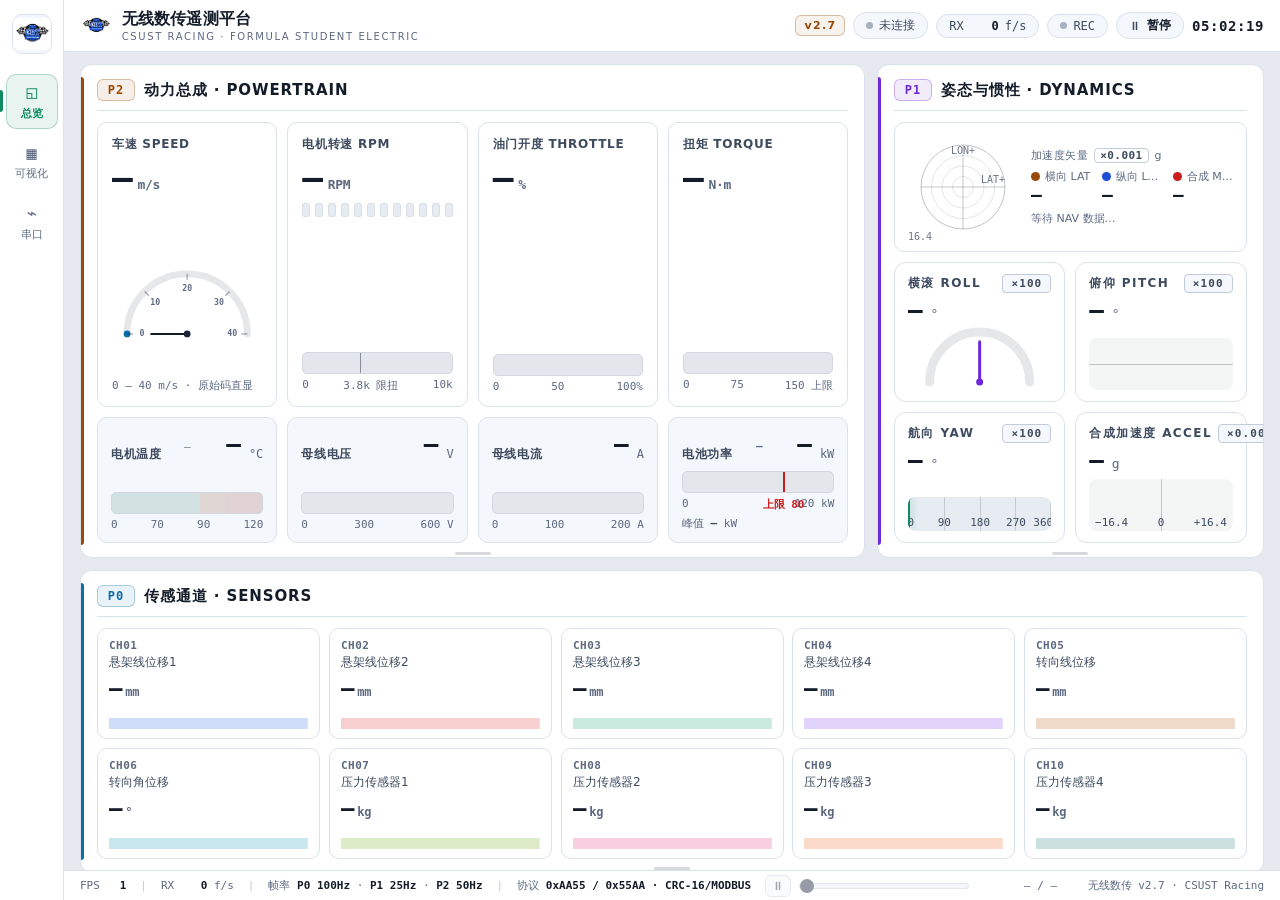
<file: tools/ux_before_src/index.html>
<!DOCTYPE html>
<html lang="zh-CN">
<head>
<meta charset="utf-8">
<meta name="viewport" content="width=device-width, initial-scale=1, viewport-fit=cover">
<meta name="color-scheme" content="light">
<title>无线数传遥测平台 v2.7 · CSUST Racing</title>
<script src="qrc:///qtwebchannel/qwebchannel.js"></script>
<script src="app.js" defer></script>

<!-- =========================================================================
     这个文件 = 界面结构(<body> 部分) + 全部样式(<style> 部分)

     想改界面，按下面去找：

       【改颜色 / 字体 / 圆角 / 大数字大小】
           → <style> 最上面的 :root{ } 变量区（--bg / --panel / --text / --teal ...）
             改一处全局生效，不用逐个 class 搜。

       【改某个分区的排布】本文件按下面的「分区注释」划分，Ctrl+F 搜名字即可：
           整体框架 / 顶栏 / 主舞台 /
           P2 动力总成 / P1 姿态惯性 / P0 ADC 传感 / 趋势曲线 /
           底部状态栏 / 功能分区(串口·记录·设置) / Toast / 响应式

       【加一个新的显示块】(比如加一个「电池温度」卡片)
           1. 在一个 <section class="zone"> 里加 DOM，给它一个唯一 id
           2. 到 app.js 顶部的「界面配置区」给这个量加一行 defSig(...)
           3. 到 app.js 的 updateDom() 里把数值写到那个 id 上
           4. 如果它是串口来的新物理量，先在 telemetry_config.py 第 3 区加字段

       【改窄屏布局】
           → <style> 末尾 @media 区，共 4 档断点：1280 / 1080 / 820 / 520

     ⚠️ 样式里有三条性能红线，改之前务必先看 <style> 顶部的说明：
        条形用 transform 不用 width、SVG 禁止 drop-shadow、
        数值 20Hz 更新所以过渡时长必须 < 50ms。
     ========================================================================= -->
<link rel="icon" href="data:image/svg+xml,%3Csvg xmlns='http://www.w3.org/2000/svg' viewBox='0 0 32 32'%3E%3Crect width='32' height='32' rx='7' fill='%231B2434'/%3E%3Cpath d='M6 20 L12 12 L18 20 L26 8' fill='none' stroke='%23F2F5FA' stroke-width='3' stroke-linecap='round' stroke-linejoin='round'/%3E%3C/svg%3E">
<style>
/* ============================================================
 * 无线数传遥测平台 v2.7 · 浅色专业仪表风
 * 设计语言：浅灰工作台底 + 白色卡片 + 深 slate 文字 + 分区色条
 * 分区：P0 传感(10×ADC) / P1 姿态惯性 / P2 动力总成
 *
 * 性能约定（改动前务必读，否则会重新引入卡顿）：
 *  1) 条形/梯子一律用 transform:scaleX/scaleY 驱动，绝不用 width/height
 *     ——width/height 每帧触发 layout+paint，transform 只走合成层；
 *  2) 数值以 20Hz 更新，过渡时长必须 < 采样间隔(50ms)，否则动画永远追不上；
 *  3) SVG 上禁止 filter:drop-shadow（20Hz 更新会让滤镜每帧重算，很贵）；
 *  4) 高频更新区加 contain:layout paint，把重排/重绘困在区块内。
 * ============================================================ */
:root{
  /* ============================================================
   * 设计令牌（v2.8 排版与视觉）
   * 改动动机：一次"看得舒服、干净"的排版升级，但标准不是好看，而是
   *   ① 扫视效率（赛道边/车库里 3 秒内要知道"车有没有问题"）
   *   ② 误读风险（阳光下的对比度、数字与单位的对应关系）
   * 三条依据：
   *   A) 小字原来有 10/11/12/13px 四种尺寸混用（底栏 10、单位 10、标签 11、
   *      正文 12…），同一屏里没有规律 → 扫视时抓不住层级。现在收敛成 4 档，
   *      并把**下限提到 11px**（阳光 + 笔记本屏，10px 基本读不出来）。
   *   B) 中性灰色阶原来偏浅（--faint #6B7686 在浅底上约 4.4:1，且大量用在
   *      10~11px 上）→ 车库强光下糊成一片。整体加深一档，全部 ≥ 5.5:1。
   *   C) 圆角原来有 6/8/9/10/11/12/14/999 八种，描边是半透明灰叠在彩色底纹上
   *      → 边缘发脏。收敛成 4 档圆角 + 实色描边，卡片边界一眼可辨。
   * ⚠️ 性能红线（B08/B10）不变：这里只有静态颜色/尺寸，没有 transition/will-change，
   *    也没有动任何 GPU/渲染参数。高频元素（20Hz 的条/数字）过渡仍 < 50ms。
   * ============================================================ */
  /* --- 表面（页面底 → 卡片 → 卡片内的槽位）--- */
  --bg:#E6EAF0;
  --bg-glow:rgba(255,255,255,.52);
  --panel:#FFFFFF;
  --panel-2:#F4F7FB;
  --panel-3:#E7ECF3;
  /* ★ 条形仪表的"空槽"色（中性灰，不带蓝调）。
     为什么不直接用 --panel-3：它偏蓝，填充色叠上去边界发灰；
     也不要回到旧版的 rgba(15,23,42,.06)（≈#F0F1F3，太浅）——
     实测填充降饱和后自身亮度变高，槽太浅会让"填了多少"的边界反而糊掉。
     （产品体验复核 2026-10-16：条形最终采用"轻版"：22px + 本槽色 + 降饱和填充。） */
  --track:#E3E6EB;
  --track-line:#D3D8E0;
  --line:#DBE1EA;
  --line-2:#C2CBDA;

  /* --- 文字（对比度：text 14.9:1 / dim 8.6:1 / faint 5.6:1，均在 #FFFFFF 上）--- */
  --text:#141C29;
  --dim:#3E4A5E;
  --faint:#5D6981;

  /* --- 语义色（整体压暗一档，浅底上才够清楚）--- */
  --teal:#0E8A62;   /* LIVE / 系统正常 / VIS 绿 */
  --cyan:#0B6EA8;   /* P0 传感通道色 */
  --amber:#9A4A06;  /* P2 动力 / 预警色 */
  --red:#C81E1E;    /* 危险 / REC 色 */
  --violet:#6D28D9; /* P1 姿态色 */
  --blue:#1D4ED8;   /* 趋势 / 母线电压色 */
  --lime:#4D7C0F;   /* 油门开度色 */
  --slate:#556070;  /* 串口 / 设置：中性工作区 */

  /* --- 字体 --- */
  --num:'JetBrains Mono','Cascadia Code',Consolas,'SF Mono',monospace;
  --ui:'Segoe UI','Microsoft YaHei',system-ui,sans-serif;

  /* --- 字号阶梯：11 最小（辅助） / 12 标签·控件 / 13 正文 / 15 分区标题 --- */
  --t-micro:11px;
  --t-sm:12px;
  --t-md:13px;
  --t-lg:15px;

  /* --- 圆角：4 档 --- */
  --r-zone:12px;
  --r-card:10px;
  --r-ctl:8px;

  /* --- 大数字随视口缩放：窄屏不溢出，宽屏不浪费 --- */
  --fs-hero:clamp(28px,2.7vw,40px);
  --fs-kpi:clamp(21px,1.9vw,29px);   /* 次级 KPI（P2 的温度/电压/电流）*/
  /* ★ --fs-sub 只给 #zoneP1 .d-num 用，数值不许动：_accvec_move_check 的基线
     断言 #zoneP1 四张卡片宽高逐张不变（±1px），改字号会直接让它 FAIL。 */
  --fs-sub:clamp(20px,1.9vw,27px);
  --fs-adc:clamp(20px,1.75vw,27px);
  --r:var(--r-zone);   /* 兼容旧引用 */
}
*{box-sizing:border-box;margin:0;padding:0}
html,body{height:100%}
body{
  /* 纯色底：原来叠了两层大半径 radial-gradient，视觉上只是"发灰的高光"，
     却让整页每帧都要重新光栅化这张底图。纯色更干净也更快。 */
  background:var(--bg);
  color:var(--text); font-family:var(--ui);
  overflow:hidden; font-variant-numeric:tabular-nums;
}
/* 滚动条：**宽度保持 8px 不变**。
   改宽会直接吃掉内容区宽度（滚动条占据 #stage 的 padding box），
   实测 8->10px 会让六个栅格列整体收窄 2px、每个分区宽度随之变化 1~2px ——
   而 _accvec_move_check 的基线是"宽度逐张不变 ±1px"，没必要为这点观感冒这个风险。
   只调了滑块配色与留白。 */
::-webkit-scrollbar{width:8px;height:8px}
::-webkit-scrollbar-track{background:transparent}
::-webkit-scrollbar-thumb{background:#C3CCDA;border-radius:8px}
::-webkit-scrollbar-thumb:hover{background:#AEB9CA}

/* 键盘可达性：只在键盘聚焦时描边，鼠标点击不打扰 */
:focus{outline:none}
:focus-visible{outline:2px solid var(--cyan);outline-offset:2px;border-radius:6px}

/* ---------- 整体框架 ---------- */
#app{display:flex;height:100vh}
/* ★ #rail 宽度（64px）不许动：它参与 #stage 的可用宽度计算，
   而 _accvec_move_check 的基线断言 #zoneP1 内卡片宽度逐张不变（±1px）。 */
#rail{
  width:64px;flex:0 0 64px;border-right:1px solid var(--line);
  display:flex;flex-direction:column;align-items:center;
  padding:14px 0 10px;gap:6px;background:var(--panel);
  overflow-y:auto;overflow-x:hidden;
}
.logo-sq{
  width:40px;height:40px;border-radius:10px;overflow:hidden;flex:0 0 40px;
  display:flex;align-items:center;justify-content:center;margin-bottom:14px;
  background:var(--panel-2);
  border:1px solid var(--line);
}
.logo-sq img{width:100%;height:100%;object-fit:contain}
.logo-sq .txt{font-size:13px;font-weight:800;letter-spacing:.5px;color:var(--teal)}
/* 图标导航：图标放大到 17px、选中态加左侧色条 —— 原来 15px 的符号 ＋ 11px 文字，
   在"我要切到串口"这种急着操作时不容易命中。 */
.rail-item{
  position:relative;
  width:52px;min-height:46px;padding:8px 0 7px;border-radius:10px;text-align:center;
  color:var(--faint);font-size:var(--t-micro);cursor:pointer;user-select:none;
  border:1px solid transparent;background:none;font-family:var(--ui);
  display:flex;flex-direction:column;align-items:center;justify-content:center;
  transition:background .15s,color .15s,border-color .15s;
}
.rail-item:hover{color:var(--dim);background:var(--panel-2)}
.rail-item.active{
  color:var(--teal);background:rgba(14,138,98,.09);
  border-color:rgba(14,138,98,.28);font-weight:700;
}
.rail-item.active::before{
  content:'';position:absolute;left:-7px;top:50%;transform:translateY(-50%);
  width:3px;height:22px;border-radius:0 3px 3px 0;background:var(--teal);
}
.rail-item .ic{display:block;font-size:17px;line-height:1.15;margin-bottom:3px;font-family:var(--num)}

#main{flex:1;display:flex;flex-direction:column;min-width:0}

/* ---------- 顶栏 ---------- */
#topbar{
  height:52px;flex:0 0 52px;border-bottom:1px solid var(--line);
  display:flex;align-items:center;gap:8px;padding:0 16px;
  background:var(--panel);
}
.brand{display:flex;align-items:center;gap:10px;min-width:0}
.brand img{height:26px;width:auto}
.brand .fallback{font-weight:800;font-size:15px;color:var(--teal);letter-spacing:.5px}
.brand h1{font-size:16px;font-weight:700;letter-spacing:.01em;white-space:nowrap;
  overflow:hidden;text-overflow:ellipsis}
.brand .sub{font-size:10px;color:var(--faint);letter-spacing:.16em;margin-top:1px;white-space:nowrap}
.tb-spacer{flex:1 1 auto}
.pill{
  display:inline-flex;align-items:center;gap:6px;
  font-family:var(--num);font-size:var(--t-sm);color:var(--dim);
  background:var(--panel-2);border:1px solid var(--line);
  border-radius:999px;padding:4px 12px;white-space:nowrap;
}
.pill b{color:var(--text);font-weight:700}
.pill.click{cursor:pointer;transition:background .15s,border-color .15s,color .15s}
.pill.click:hover{border-color:var(--line-2);color:var(--text);background:var(--panel-3)}
.pill.click:active{background:var(--panel-3)}
/* ★ 顶栏 RX 计数位宽锁定（task-8 F4 / F6）：与底栏 #rxFoot 同一类缺陷。
   .pill 是等宽字体，而 #rxTag 每秒变一次数字 -> "#rxPill" 宽度 75↔107，
   顶栏右侧整簇（v2.7 / 连接状态 / RX）随之整体左右移动（实测左移 33px）。
   （#recPill/#freezeBtn/#clock 看起来"没动"，只是因为 rxPill 自身 +32 恰好抵消了整簇 -33，
     并不是它们不受影响 —— 探针里对每个子元素逐一记录坐标才看清这一点。）
   ★ F6：按现实取值预留（RX ≤ 数千）取 4ch，而不是 6ch，静态位移减半。
   ch 在等宽字体下就是数字宽度，锁得准。 */
#rxTag{display:inline-block;text-align:right;min-width:4ch}
.dot{width:7px;height:7px;border-radius:50%;display:inline-block;flex:0 0 7px}
.dot.live{background:var(--teal);box-shadow:0 0 8px rgba(14,159,110,.55);animation:pulse 1.6s ease-in-out infinite}
.dot.rec{background:var(--red);box-shadow:0 0 8px rgba(220,38,38,.55);animation:pulse 1.1s ease-in-out infinite}
.dot.rec-off{background:#A7B0BE}
#clock{font-family:var(--num);font-size:14px;color:var(--text);letter-spacing:.04em;font-weight:600}
.tag-preview{
  font-size:var(--t-micro);font-weight:700;letter-spacing:.12em;color:var(--amber);
  border:1px solid rgba(154,74,6,.32);border-radius:6px;padding:3px 8px;
  background:rgba(154,74,6,.07);
}
@keyframes pulse{0%,100%{opacity:1}50%{opacity:.3}}

/* ---------- 主舞台 ---------- */
#stage{
  flex:1;overflow-y:auto;overflow-x:hidden;padding:12px 16px 12px;
  display:grid;grid-template-columns:repeat(6,minmax(0,1fr));gap:12px;
  align-content:start;
  /* ★ 这里刻意不用 scroll-behavior:smooth。
     它会把「滚轮/拖动」也变成缓动动画：手指停了页面还在飘，实测跟手感很差。
     真需要平滑就单点调用 scrollIntoView({behavior:'smooth'})，别全局开。 */
  scroll-behavior:auto;
  overscroll-behavior:contain;   /* 滚到头不再把滚动传给父级 */
  contain:layout paint;          /* 滚动内容的重排/重绘关在容器内，不外溢整页 */
}
.zone{
  position:relative;border-radius:var(--r-zone);
  padding:14px 16px 14px;min-width:0;scroll-margin-top:12px;
  border:1px solid var(--line);
  /* 纯色：原来卡片面是 #FCFCFE 而 P0/P1/P2 还各自叠了一层彩色 linear-gradient
     底纹（琥珀/紫/青 0.05），叠起来就是"发黄/发紫的脏白"。现在全部回到同一个
     干净白面，分区身份只由左侧 3px 色条承载 —— 干净，而且少一层每帧重算的渐变。 */
  background:var(--panel);
  /* 高频更新区：把重排/重绘关在本区块内，不外溢到整页 */
  contain:layout paint;
  /* ★ 视口外的分区直接跳过渲染（Chromium 85+）。滚动内容 3800px、366 个节点，
     开了这个之后只有视口内的区参与绘制。contain-intrinsic-size 给一个估算高度，
     避免滚动条长度在滚动过程中跳变。老版本浏览器会整条忽略，无副作用。 */
  content-visibility:auto;
  contain-intrinsic-size:auto 320px;
}
/* 滚动时暂停脉冲动画：滚动本身已经在刷屏，再跑无限动画等于抢主线程 */
body.scrolling .dot.live,
body.scrolling .dot.rec,
body.scrolling .rev-seg.blink{animation:none !important}
/* 分区识别：**只保留左侧一根色条**。
   原来每个分区是三件套（左侧色条 + 顶部色线 + 整块彩色底纹），
   三个分区三种底纹叠在白卡上，整页像被三种脏色冲过一遍。
   现在只留 3px 色条做身份标识：既有区分度，又让卡片回到同一个干净白面。
   ★ 色条与顶部色线都是绝对定位，不参与布局，因此不影响任何分区尺寸。 */
.zone::before{
  content:'';position:absolute;top:12px;bottom:12px;left:0;width:3px;
  border-radius:0 3px 3px 0;background:var(--zc,var(--line-2));
}
/* （原 .zone::after 顶部色线已移除：与左侧色条重复，还给分区标题上沿多加一道横线。） */
#zoneP2{grid-column:1/5;--zc:var(--amber)}
#zoneP1{grid-column:5/7;--zc:var(--violet)}
#zoneP0{grid-column:1/7;--zc:var(--cyan)}
#zoneTrend{grid-column:1/7;--zc:var(--blue);display:flex;flex-direction:column}
#zoneVisual{grid-column:1/7;--zc:var(--teal)}
#zoneSerial{grid-column:1/4;--zc:var(--slate);display:flex;flex-direction:column}
#zoneRecord{grid-column:4/7;--zc:var(--red)}
#zoneSettings{grid-column:1/7;--zc:var(--slate)}
/* ★ grid-column 归属与区块顺序一律未动。 */

.zone-head{
  display:flex;align-items:center;gap:9px;margin-bottom:11px;
  padding-bottom:9px;border-bottom:1px solid var(--line);
  flex-wrap:wrap;row-gap:4px;
}
/* 分区标题：原来 letter-spacing:.14em（中文每字之间塞 2px）→ 中文被拆得松散、
   反而更难一眼读完。收到 .06em，只留一点呼吸感。 */
.z-title{font-size:var(--t-lg);font-weight:700;letter-spacing:.06em;color:var(--text);white-space:nowrap}
.z-meta{font-family:var(--num);font-size:var(--t-micro);color:var(--faint);margin-left:auto;white-space:nowrap;
  overflow:hidden;text-overflow:ellipsis;min-width:0}
.ptag,.zone-head::before{
  font-family:var(--num);font-size:var(--t-sm);font-weight:700;
  padding:3px 0;min-width:38px;text-align:center;border-radius:6px;letter-spacing:.08em;
}
/* 非 P 区的徽标用 CSS ::before 生成 —— **不动 DOM**（自检读的是 DOM 文本，看不到伪元素），
   目的是让 8 个分区标题的起始 x 对齐：原来只有 P0/P1/P2 有徽标，
   其余 5 个分区标题整体左移一格，整列标题参差不齐，扫视时"找不到列"。
   有了它，"这是哪个区"不再依赖读中文标题，扫一眼徽标即可。 */
#zoneTrend .zone-head::before{content:'TRD';color:var(--blue);background:rgba(29,78,216,.09);border:1px solid rgba(29,78,216,.30)}
#zoneVisual .zone-head::before{content:'VIS';color:var(--teal);background:rgba(14,138,98,.10);border:1px solid rgba(14,138,98,.30)}
#zoneSerial .zone-head::before{content:'I/O';color:var(--slate);background:rgba(85,96,112,.09);border:1px solid rgba(85,96,112,.28)}
#zoneRecord .zone-head::before{content:'REC';color:var(--red);background:rgba(200,30,30,.08);border:1px solid rgba(200,30,30,.26)}
#zoneSettings .zone-head::before{content:'CFG';color:var(--slate);background:rgba(85,96,112,.09);border:1px solid rgba(85,96,112,.28)}
.ptag.p0{color:var(--cyan);background:rgba(11,110,168,.09);border:1px solid rgba(11,110,168,.30)}
.ptag.p1{color:var(--violet);background:rgba(109,40,217,.09);border:1px solid rgba(109,40,217,.30)}
.ptag.p2{color:var(--amber);background:rgba(154,74,6,.09);border:1px solid rgba(154,74,6,.30)}
.ptag.vis{color:var(--teal);background:rgba(14,138,98,.10);border:1px solid rgba(14,138,98,.30)}

/* ---------- P2 动力总成 ---------- */
.hero-grid{display:grid;grid-template-columns:repeat(4,minmax(0,1fr));gap:10px}
/* ★ 动力区铺满所在栅格行（2026-10-15，用户反馈「姿态区调整后动力区有一块空白区域」）：
   #zoneP2{grid-column:1/5} 与 #zoneP1{grid-column:5/7} 是**同一栅格行**，
   行高由较高的 zoneP1 决定（矢量图进去后更高）→ zoneP2 作为栅格项被拉伸，
   但它内部的 .hero-grid 不会跟着长，于是底部空出 201px。
   修法：只改"内部高度怎么分配" —— 分区本身已是 flex 列，让卡片网格吃掉剩余高度，
   卡片内部用 space-between 把刻度/读数区间拉开（内容一个不少、不裁切）。
   ★ grid-column 归属与区块顺序**未动**；不涉及任何 transition/will-change。 */
#zoneP2{display:flex;flex-direction:column}
#zoneP2 .hero-grid{flex:1;align-content:stretch}
/* ★ 关键：**不要**用 space-between 分配余量。
   四张卡的内容不一样（RPM 卡多一行换挡灯、车速卡是表盘），
   用 space-between 会把"数字"推到各自不同的高度 —— 实测四个读数的 y 差到 100px，
   横着扫过去根本读不成一行。
   现在：内容一律从**卡顶**开始排（flex-start），余量交给底部的条形/表盘吃掉
   （margin-top:auto 把它们压到卡底），于是四张卡的数字落在同一条扫描线上，
   而条形的高度由样式统一给定 —— 结果可预期，也不再依赖"内容自然高度"。 */
#zoneP2 .hcard{justify-content:flex-start}
/* ============================================================================
 * ★★ 条形仪表的最终形态（产品体验复核 2026-10-16 拍板）：**轻版 22px**
 * ----------------------------------------------------------------------------
 * 走过三版（对照图见 tools/ux_pair/对照_条形_三版.png / 对照_整页_三版.png）：
 *   ① 改前 10px 细线 + 同色浅轨道 —— 条太细，余光读不出量级；温度三段色带分不清；
 *   ② 曾试 46/52px 实心饱和块 —— 8 张卡同时堆饱和色块，整页观感比改前更重，
 *      而且用同色浅色当轨道，"填了多少"的边界反而不如细线清楚；
 *   ③ **轻版 22px + 中性灰轨道(--track) + 降饱和填充** ← 采用。
 *     · 22px 仍是原来的 2.2 倍，余光能读出"油门到一半 / 温度进红区"；
 *     · 中性灰槽让填充边界比改前更脆（这是 ② 被否掉的关键）；
 *     · 填充降一档饱和度，不再抢读数。
 * ★ 唯一旋钮就是 .bar-track 的高度：
 *     嫌卡里留白太空就把 22px 调到 30~32px（一行）；余量会等量变成留白，
 *     因为动力区所在栅格行的高度由**同行的姿态区**决定（见上面 #zoneP2 注释）。
 * ★ 不再有任何"吃掉剩余高度"的 flex 覆盖 —— 高度是显式的、可预期的。
 * ========================================================================== */
#zoneP2 .scard{justify-content:flex-start}
.hcard{
  background:var(--panel);border:1px solid var(--line);border-radius:var(--r-card);
  padding:13px 14px;display:flex;flex-direction:column;min-width:0;
  transition:border-color .2s;
}
.hcard:hover{border-color:var(--line-2)}
.h-label{font-size:var(--t-sm);letter-spacing:.06em;color:var(--dim);font-weight:600;margin-bottom:6px;
  white-space:nowrap;overflow:hidden;text-overflow:ellipsis}
.h-num{font-family:var(--num);font-size:var(--fs-hero);font-weight:700;line-height:1.05;letter-spacing:-.01em}
.h-unit{font-size:var(--t-md);color:var(--faint);font-family:var(--num);margin-left:5px;font-weight:600}
.h-sub{font-family:var(--num);font-size:var(--t-micro);color:var(--faint);margin-top:3px}

/* 车速表盘：表盘画布不参与"拉伸"（半圆 SVG 纵向拉伸会变形），
   用 flex:1 + 内部居中，把余量变成对称留白。读数已上移到卡顶（.h-num）。 */
.gauge-wrap{position:relative;flex:1 1 auto;min-height:88px;width:100%;max-width:340px;
  margin:auto auto 0;display:flex;align-items:flex-end;justify-content:center}
.gauge-wrap svg{width:100%;height:100%;display:block}
/* （原 .gauge-mid 及其 .v/.u 已随读数上移一并移除。） */
.gauge-track{fill:none;stroke:rgba(15,23,42,.10);stroke-width:9;stroke-linecap:round}
/* 注意：这里刻意不加 filter:drop-shadow —— 20Hz 更新会让 SVG 滤镜每帧重算，实测是卡顿大头 */
.gauge-fill{fill:none;stroke:var(--cyan);stroke-width:9;stroke-linecap:round;transition:stroke .3s}
.gauge-tick{stroke:rgba(15,23,42,.32);stroke-width:2}
/* 刻度文案：与数字同一套等宽字体，11px（全站最小字号），颜色比主读数低一档 ——
   它只负责"这个弧有多长"，抢不了读数。 */
.gauge-tick-txt{font-family:var(--num);font-size:11px;font-weight:600;fill:var(--faint)}
.gauge-hub{fill:#1B2439}
.gauge-needle{stroke:var(--text);stroke-width:2.5;stroke-linecap:round}

/* 转速换挡灯 */
.rev-row{display:flex;gap:5px;margin:8px 0 10px}
.rev-seg{
  flex:1;height:14px;border-radius:3px;
  background:var(--panel-3);border:1px solid rgba(15,23,42,.06);
  transition:background .1s,box-shadow .1s;
}
.rev-seg.on.c1{background:var(--teal);border-color:var(--teal);box-shadow:0 0 6px rgba(14,138,98,.40)}
.rev-seg.on.c2{background:var(--amber);border-color:var(--amber);box-shadow:0 0 6px rgba(154,74,6,.40)}
.rev-seg.on.c3{background:var(--red);border-color:var(--red);box-shadow:0 0 7px rgba(200,30,30,.45)}
.rev-seg.on.c3.blink{animation:pulse .5s ease-in-out infinite}

/* 条形仪表（油门/扭矩/温度/电压/电流）
 * ★ 用 transform:scaleX 而非 width：width 每帧触发布局，20Hz 下就是 200 次/秒；
 *   transform 只走合成层，主线程零布局开销。过渡 40ms < 采样间隔 50ms，
 *   不会出现"动画还没走完就被下一次更新打断"的粘滞感（B08）。 */
/* ★★ 最终采用"轻版"：高度 22px、槽用中性灰 --track、填充降一档饱和度。
   为什么不是 10px（改前）：条太细，余光读不出量级，温度三段色带也分不清；
   为什么不是 46px（中间试过）：8 张卡同时堆饱和色块，整页比改前更重。
   22px 是"够粗能余光读、又不喧宾夺主"的落点；槽取中性灰是为了让填充边界更脆。
   margin-top:auto 把条形压到卡底 —— 卡顶留给读数，卡底留给条形，8 张卡一致。
   ★ 只有 transform:scaleX 与 40ms 过渡（B08），没有 will-change。 */
.bar-track{
  position:relative;height:22px;border-radius:5px;overflow:hidden;margin-top:auto;
  background:var(--track);border:1px solid var(--track-line);
}
.bar-fill{
  position:absolute;left:0;top:0;bottom:0;width:100%;border-radius:5px;
  transform:scaleX(0);transform-origin:left center;
  transition:transform .04s linear;
  /* ★ 刻意不写 will-change:transform（2026-10-06 移除）。
     will-change 是"永久提升为合成层"：条形有十几个，滚动时每张合成层都要
     参与合成与光栅，软件光栅下是净负担。transform 本身浏览器会按需提升，
     不写反而更快（实测滚动帧 max 39.6ms -> 见 tools/scroll_probe.py）。 */
  backface-visibility:hidden;
}
.bar-tick{position:absolute;top:-2px;bottom:-2px;width:1px;background:rgba(15,23,42,.42)}
.bar-scale{display:flex;justify-content:space-between;font-family:var(--num);font-size:var(--t-micro);color:var(--faint);margin-top:4px}

/* 填充色：语义色保留，整体**降一档饱和度**（原值见修复前的 git 历史）
   —— 峰值色仍是各自语义（绿=正常/油门、琥珀=扭矩/预警、蓝=电压、紫=电流）。 */
.fill-thr{background:linear-gradient(90deg,rgba(101,163,13,.20),#79A63A)}
.fill-tq{background:linear-gradient(90deg,rgba(180,83,9,.18),#B26A32)}
.fill-ok{background:linear-gradient(90deg,rgba(14,159,110,.18),#3E9C7C)}
.fill-warn{background:linear-gradient(90deg,rgba(180,83,9,.18),#B26A32)}
/* 危险色不再带发光阴影：22px 的条 + 阴影在浅底上会糊成一团。 */
.fill-danger{background:linear-gradient(90deg,rgba(200,30,30,.20),#CE5754)}
.fill-volt{background:linear-gradient(90deg,rgba(37,99,235,.18),#5C82D6)}
.fill-amp{background:linear-gradient(90deg,rgba(124,58,237,.18),#8F6FD6)}
/* 温度分区底纹：22px 的条上这三段的边界比改前 10px 清楚得多。
   跟着填充一起降饱和，避免底纹比填充条还显眼。 */
.temp-zones{position:absolute;inset:0;display:flex}
.temp-zones i{display:block;height:100%}
.temp-zones .z-ok{width:58.3%;background:rgba(14,159,110,.08)}
.temp-zones .z-warn{width:16.7%;background:rgba(180,83,9,.10)}
.temp-zones .z-danger{flex:1;background:rgba(200,30,30,.10)}

/* 次级卡片（温度/电压/电流/功率）：降一档面（浅灰），与上面四张白卡形成两级层次 ——
   一眼就能分出"主读数"和"次要读数"。4 列与上面 4 列对齐（加了功率卡之后正好一行 4 张）。 */
.sub-grid{display:grid;grid-template-columns:repeat(4,minmax(0,1fr));gap:10px;margin-top:10px}
.scard{
  background:var(--panel-2);border:1px solid var(--line);border-radius:var(--r-card);
  padding:11px 13px;display:flex;flex-direction:column;min-width:0;
}
.s-top{display:flex;align-items:baseline;gap:8px;margin-bottom:8px;flex-wrap:wrap}
.s-name{font-size:var(--t-sm);letter-spacing:.06em;color:var(--dim);font-weight:600;white-space:nowrap}
.s-num{font-family:var(--num);font-size:var(--fs-kpi);font-weight:700;margin-left:auto}
.s-unit{font-size:var(--t-sm);color:var(--faint);font-family:var(--num)}
.s-state{font-family:var(--num);font-size:var(--t-micro);padding:2px 8px;border-radius:4px;margin-left:6px;align-self:center;white-space:nowrap}

/* ---------- 电池功率卡片（用户需求：>阈值 红色告警）----------
   ★ 告警必须"一眼可见"：超限时**四处同时转红**（卡片描边、数值、状态标签、条形），
     在阳光下的余光里也能扫到；只让数字变红不够（赛道边根本来不及盯着看）。
   ★ 全部靠 class 切换，**没有 transition**：功率以 20Hz 更新，任何 >50ms 的过渡
     都会在阈值附近拖出红/黑交替的残影（B08 同族问题）。
   ★ 回差与最短驻留的逻辑在 app.js 的 updatePowerDom()（亮得快、灭得慢）。 */
.pwr-limit-tick{background:var(--red);width:2px;top:-3px;bottom:-3px}
.pwr-scale{position:relative}
.pwr-scale .pwr-limit-lbl{
  position:absolute;transform:translateX(-50%);white-space:nowrap;
  color:var(--red);font-weight:700;
}
.fill-pwr-ok{background:linear-gradient(90deg,rgba(14,159,110,.18),#3E9C7C)}
.fill-pwr-near{background:linear-gradient(90deg,rgba(180,83,9,.18),#B26A32)}
.fill-pwr-over{background:linear-gradient(90deg,rgba(200,30,30,.22),#CE5754)}
/* 接近上限：琥珀边 + 琥珀数字（提前预警，还没到危险） */
#pwrCard.pwr-near{border-color:rgba(154,74,6,.55);background:rgba(154,74,6,.05)}
#pwrCard.pwr-near .s-num,#pwrCard.pwr-near .s-unit,#pwrCard.pwr-near .s-name{color:var(--amber)}
/* 超限：整张卡转红 */
#pwrCard.pwr-warn{border-color:var(--red);background:rgba(200,30,30,.07);box-shadow:0 0 0 1px rgba(200,30,30,.25)}
#pwrCard.pwr-warn .s-num,#pwrCard.pwr-warn .s-unit,#pwrCard.pwr-warn .s-name{color:var(--red)}
#pwrCard.pwr-warn .s-state{background:var(--red);color:#FFFFFF;border-color:var(--red)}
#pwrCard .s-state{border:1px solid transparent;font-weight:700}
/* 峰值保持：一行小字 + 一个"清零"的点击目标（用 button 是为了键盘可达，
   但样式做成纯文字，不抢功率数字的视觉权重）。 */
.pwr-peak{
  display:block;width:100%;text-align:left;padding:0;margin-top:6px;
  background:none;border:0;cursor:pointer;
  font-family:var(--num);font-size:var(--t-micro);color:var(--faint);
}
.pwr-peak:hover{color:var(--dim)}
.pwr-peak b{font-weight:700;color:var(--dim)}
.pwr-peak.pwr-peak-hot,.pwr-peak.pwr-peak-hot b{color:var(--red)}

/* ---------- P1 姿态惯性 ---------- */
.dyn-grid{display:grid;grid-template-columns:repeat(2,minmax(0,1fr));gap:10px}
.dcard{
  background:var(--panel);border:1px solid var(--line);border-radius:12px;
  padding:11px 13px;display:flex;flex-direction:column;min-width:0;
}
.d-top{display:flex;align-items:baseline;justify-content:space-between;gap:6px}
.d-name{font-size:12px;letter-spacing:.12em;color:var(--dim);font-weight:600;white-space:nowrap}
.d-num{font-family:var(--num);font-size:var(--fs-sub);font-weight:700;line-height:1.1;margin:4px 0 2px}
.d-num small{font-size:13px;color:var(--faint);font-weight:500}
.d-widget{margin-top:auto}

/* 横滚坡度仪 */
.dial{width:100%;max-height:64px;display:block}
.dial-track{fill:none;stroke:rgba(15,23,42,.10);stroke-width:9;stroke-linecap:round}
.dial-zero{stroke:rgba(15,23,42,.30);stroke-width:2;stroke-dasharray:2 3}
.dial-needle{stroke:var(--violet);stroke-width:3;stroke-linecap:round}
.dial-hub{fill:var(--violet)}
/* 俯仰梯（自中心线上/下生长）——同样改用 scaleY，避免每帧改 height 触发布局 */
.ladder{position:relative;height:52px;border-radius:8px;background:rgba(15,23,42,.045);overflow:hidden}
.ladder .mid{position:absolute;left:0;right:0;top:50%;height:1px;background:rgba(15,23,42,.22)}
/* 同上：高频更新元素不用 will-change 常驻合成层 */
.ladder .half{position:absolute;left:0;right:0;height:50%;transform:scaleY(0);
  transition:transform .04s linear}
.ladder .up{bottom:50%;transform-origin:bottom center;
  background:linear-gradient(0deg,rgba(124,58,237,.55),rgba(124,58,237,.15))}
.ladder .dn{top:50%;transform-origin:top center;
  background:linear-gradient(180deg,rgba(124,58,237,.50),rgba(124,58,237,.13))}
/* 航向带 */
.tape{position:relative;height:34px;border-radius:8px;background:var(--panel-3);overflow:hidden;margin-top:auto}
.tape .tk{position:absolute;top:0;bottom:0;width:1px;background:rgba(15,23,42,.16)}
.tape .tk em{position:absolute;bottom:2px;left:50%;transform:translateX(-50%);
  font-style:normal;font-family:var(--num);font-size:var(--t-micro);color:var(--dim)}
/* 两端的刻度标签原来会被 .tape 的 overflow:hidden 各裁掉一半：
   最左 0° 的标签半边在框外，最右 360° 的实测 "360" 只看得见 "3"。
   把这两个标签各自往带内挪一点（其余三个刻度不受影响）。 */
.tape .tk[style*="99%"] em{transform:translateX(-86%)}
.tape .tk[style*="left:0%"] em{transform:translateX(-14%)}
/* 航向指针：★ 别用 left 做动画（2026-10-06 改）。
   left 是布局属性，20Hz 更新 + transition 会让浏览器每秒重排几十次 —— 实测
   「transition 含布局属性」就这一个，但它是滚动卡顿里最贵的单点之一。
   做法：指针容器铺满整条带（width:100%），用 transform:translateX(百分比)
   移动 —— 百分比 translate 是相对元素自身宽度，铺满后 1% == 容器宽度的 1%，
   语义和原来的 left:百分比 完全一致，但只走合成、不触发布局。
   真正的 2px 竖线画在 ::before 上。 */
.tape .ptr{position:absolute;top:0;bottom:0;left:0;width:100%;
  transform:translateX(0);transition:transform .04s linear;pointer-events:none}
.tape .ptr::before{content:'';position:absolute;top:0;bottom:0;left:0;width:2px;
  background:var(--teal);box-shadow:0 0 8px rgba(14,159,110,.55)}
.tape .ptr::after{content:'';position:absolute;top:-1px;left:-4px;border:5px solid transparent;border-top-color:var(--teal)}
/* 加速度 G 条（中心零位） */
.gbar{position:relative;height:52px;border-radius:8px;background:rgba(15,23,42,.045);overflow:hidden;margin-top:4px}
.gbar .mid{position:absolute;left:50%;top:0;bottom:0;width:1px;background:rgba(15,23,42,.22)}
.gbar .pos,.gbar .neg{position:absolute;top:0;bottom:0;width:100%;transform:scaleX(0);
  transition:transform .04s linear}
.gbar .pos{left:50%;transform-origin:left center;
  background:linear-gradient(90deg,rgba(14,124,187,.35),var(--cyan))}
.gbar .neg{right:50%;transform-origin:right center;
  background:linear-gradient(270deg,rgba(220,38,38,.32),var(--red))}
.gbar .sc{position:absolute;bottom:2px;font-family:var(--num);font-size:var(--t-micro);color:var(--dim)}
.raw-chip{
  /* 只改配色（原先是琥珀色底+琥珀字），**字号/内边距一个都不动**：
     .raw-chip 在 #zoneP1 .dcard 的 .d-top 里，它的高度决定卡片高度，
     而 _accvec_move_check 的基线断言四张卡片宽高逐张不变（±1px）。
     四个"×100 / RAW"琥珀徽标原来一排排地抢眼，改成中性灰后让位给真正的读数。 */
  font-family:var(--num);font-size:11px;font-weight:700;color:var(--dim);
  border:1px solid var(--line-2);background:var(--panel-2);
  border-radius:4px;padding:2px 8px;letter-spacing:.1em;white-space:nowrap;
}
/* 趋势图 归一化 / 原始 量程切换 */
.mode-btn{
  font-family:var(--ui);font-size:var(--t-sm);font-weight:600;letter-spacing:.04em;
  color:var(--dim);background:var(--panel-2);border:1px solid var(--line);
  border-radius:6px;padding:4px 12px;cursor:pointer;transition:.16s;white-space:nowrap;
}
.mode-btn:hover{color:var(--text);border-color:var(--line-2);background:var(--panel-3)}
.mode-btn.on{color:#FFFFFF;font-weight:700;background:var(--teal);border-color:var(--teal)}

/* ---------- P0 ADC 传感 ---------- */
.adc-grid{display:grid;grid-template-columns:repeat(10,minmax(0,1fr));gap:9px}
.acard{
  background:var(--panel);border:1px solid var(--line);border-radius:var(--r-card);
  padding:10px 11px 9px;display:flex;flex-direction:column;min-width:0;
  transition:border-color .2s;contain:layout paint;
}
.acard:hover{border-color:var(--line-2)}
.a-top{display:flex;align-items:center;justify-content:space-between;margin-bottom:2px}
/* 通道号降级（次要信息）：CH01 原来是 13px 加粗纯黑，和下面的读数抢眼；
   工程师真正要读的是通道名和数值。改成 11px 灰 + 字距，让读数站出来。 */
.a-ch{font-family:var(--num);font-size:var(--t-micro);font-weight:700;color:var(--faint);letter-spacing:.04em}
.a-name{font-size:var(--t-sm);color:var(--dim);white-space:nowrap;overflow:hidden;text-overflow:ellipsis;margin-bottom:6px}
.a-val{font-family:var(--num);font-size:var(--fs-adc);font-weight:700;line-height:1.05;letter-spacing:-.01em}
/* 数值后面的单位后缀：由第 3 区 ADC_CHANNELS 的 unit 下发，不写死。
   11px 提到 12px：单位常常就是"这个数是什么"的关键（mm / kg / °），太小容易看漏。 */
.a-unit{font-family:var(--num);font-size:var(--t-sm);font-weight:600;color:var(--faint);margin-left:3px}
.a-spark{height:22px;margin-top:6px}
.a-spark svg{width:100%;height:100%;display:block}

/* ---------- 趋势曲线 ---------- */
.chip-bar{display:flex;flex-wrap:wrap;gap:4px 6px;margin-bottom:10px;align-items:center}
/* 组标签：P0 / P1 / P2 用一根左侧竖线分隔，比原来单纯留白更容易分清段落 */
.chip-g{font-family:var(--num);font-size:var(--t-micro);font-weight:700;color:var(--faint);
  padding:2px 6px 2px 8px;margin-left:6px;align-self:center;letter-spacing:.1em;
  border-left:1px solid var(--line-2)}
.chip-g:first-child{border-left:none;margin-left:0;padding-left:2px}
/* ★ 未选中的 chip 去掉边框与底色（只留色点 + 文字）：23 个通道挤三行，
   原来每个都是"白底 + 灰描边 + 圆角"的小盒子 -> 满屏都是盒子，扫不出一条线来；
   现在未选中的看起来就是一段带色点的文字，选中的才是实心药丸 —— 层级立刻分开。
   （仍然可点、有 hover 反馈、键盘可达，功能一个不少。） */
.chip{
  display:inline-flex;align-items:center;gap:6px;
  font-family:var(--num);font-size:var(--t-sm);color:var(--dim);
  background:transparent;border:1px solid transparent;border-radius:999px;
  padding:3px 9px;cursor:pointer;user-select:none;white-space:nowrap;
  transition:background .12s,border-color .12s,color .12s;
}
.chip:hover{border-color:var(--line);background:var(--panel-2);color:var(--text)}
.chip .cdot{width:8px;height:8px;border-radius:50%;background:var(--faint);flex:0 0 8px}
.chip.on{color:#FFFFFF;font-weight:700;background:var(--cc,var(--teal));border-color:var(--cc,var(--teal))}
.chip.on .cdot{background:rgba(255,255,255,.8)}
.chart-box{position:relative;flex:1;min-width:0;min-height:160px}
.chart-box canvas{position:absolute;inset:0;width:100%;height:100%;display:block}
/* 趋势区：画布 + 右侧「当前值面板」。分析曲线时真正要的是
   「每条线此刻是多少」，塞在画布末端会 10 路叠成一坨根本读不了。 */
.trend-wrap{display:flex;gap:10px;align-items:stretch;flex:1;min-height:180px}
/* 面板高度不再写死 210px：改为跟随画布（align-self:stretch + 去掉 max-height），
   于是面板上下边缘与曲线画布**精确对齐**，右侧那一列读数也和画布同一高度。 */
.sig-panel{
  flex:0 0 212px;overflow-y:auto;overscroll-behavior:contain;
  border:1px solid var(--line);border-radius:var(--r-card);background:var(--panel);
  padding:4px 0;align-self:stretch;
}
.sig-cap{
  display:flex;justify-content:space-between;align-items:center;
  padding:3px 10px 5px;font-size:var(--t-micro);color:var(--faint);
  border-bottom:1px solid var(--line);margin-bottom:2px;
}
.sig-cap b{color:var(--dim);font-weight:700}
.sig-row{
  display:flex;align-items:center;gap:6px;padding:4px 10px;
  font-size:var(--t-sm);line-height:1.35;cursor:pointer;user-select:none;
}
.sig-row:hover{background:rgba(8,145,178,.08)}
.sig-row.hl{background:rgba(8,145,178,.14)}
.sig-dot{flex:0 0 9px;width:9px;height:9px;border-radius:3px}
.sig-name{flex:1;min-width:0;overflow:hidden;text-overflow:ellipsis;white-space:nowrap;color:var(--dim)}
/* 数值列定宽 + 右对齐：23 行的数字在**同一竖直线上**对齐，单位跟在后面也对齐 ——
   否则 0.0 / 24.80 / 6,439 长短不一，整列数字参差，扫视时找不到"这一列是多少"。 */
.sig-val{font-family:var(--num);font-weight:700;color:var(--text);font-variant-numeric:tabular-nums;
  min-width:54px;text-align:right}
.sig-un{font-size:var(--t-micro);color:var(--faint);min-width:26px}
/* 十字光标层：只画一条竖线 + 时间标签，绝对定位盖在趋势画布上，不吃事件 */
#cursorCanvas{pointer-events:none}
/* 框选区间统计浮层（数据分析）：拖拽框选一段曲线后显示区间 min/max/均值 */
.sel-stats{
  position:absolute;top:8px;left:52px;z-index:6;
  background:rgba(255,255,255,.96);border:1px solid var(--line-2);
  border-radius:9px;padding:7px 11px;font-family:var(--num);font-size:11px;
  box-shadow:0 6px 18px rgba(15,23,42,.16);max-width:340px;pointer-events:none;
  color:var(--dim);line-height:1.7;
}
.sel-stats .ss-range{font-weight:700;color:var(--text);margin-bottom:3px;font-size:12px;letter-spacing:.02em}
.sel-stats .ss-row{display:flex;align-items:center;gap:6px;white-space:nowrap}
.sel-stats .ss-dot{width:8px;height:8px;border-radius:50%;flex:0 0 8px}
.sel-stats .ss-name{color:var(--dim);flex:0 0 auto}
.sel-stats .ss-v{color:var(--text);font-weight:600}
/* 暂停角标：冻结时画在趋势图左上角 */
.pause-tag{
  position:absolute;top:8px;left:10px;z-index:6;pointer-events:none;
  font-family:var(--ui);font-size:12px;font-weight:700;color:#0E9F6E;
  background:rgba(255,255,255,.9);border:1px solid rgba(14,159,110,.4);
  border-radius:6px;padding:3px 9px;
}

/* ---------- 标签页切换（导航点击只显示当前功能区） ---------- */
.zone.hidden{display:none}
/* 功能区拖拽调高度手柄 */
.zone-resize{
  position:absolute;left:0;right:0;bottom:0;height:8px;cursor:ns-resize;z-index:3;
}
.zone-resize::after{
  content:'';position:absolute;left:50%;bottom:2px;transform:translateX(-50%);
  width:36px;height:3px;border-radius:2px;background:rgba(15,23,42,.16);
}
.zone-resize:hover::after{background:var(--teal)}

/* ---------- 数据可视化工作台 ---------- */
/* （.ptag.vis 的样式已并入上面分区标题徽标那一组，避免两处各写一遍。） */
/* 加速度矢量图（在「总览 → 姿态与惯性」#zoneP1 内，可用宽度约 459px）：
   ★ 本次排版重做的地方：三个读数原来是**竖着三行**（横向/纵向/合成），
     每行都是"标签 64px + 数值 62px 右对齐"，占掉 5 行文字（约 100px 高），
     而且三行读数彼此错开、数值列窄到 "3533.73" 快贴边 —— 竖着读不出"哪个大"。
     现在：画布 112px 在左，右侧是一条**三列 KPI**（标签在数字上方，横向并排），
     一行就能比较"横向/纵向/合成"的大小关系；单位从"只有横向那行有"
     挪到标题行（三路同单位，写三次才是噪声）。
     整个面板因此变矮约 12px —— 同栅格行由 #zoneP1 撑高，动力区那块空白同步变小。
   ★ 不加 transition、不加 will-change（B08）；画布尺寸走 createLayer/syncLayer
     同一套 DPR 处理；重绘仍是 accVecDirty 脏标记 + 离散调用，零每帧开销。 */
.accvec{
  display:flex;align-items:center;gap:12px;min-width:0;
  border:1px solid var(--line);border-radius:var(--r-card);background:var(--panel);
  padding:8px 12px;margin-bottom:10px;
}
.accvec-canvas{flex:0 0 112px;width:112px;height:112px;display:block}
.accvec-side{
  flex:1;min-width:0;display:grid;grid-template-columns:repeat(3,minmax(0,1fr));
  gap:4px 10px;align-content:center;
}
.accvec-cap{
  grid-column:1/-1;display:flex;align-items:center;gap:6px;
  font-size:var(--t-micro);color:var(--faint);letter-spacing:.04em;margin-bottom:2px;
}
.accvec-chip{
  font-family:var(--num);font-size:var(--t-micro);font-weight:700;color:var(--dim);
  border:1px solid var(--line-2);border-radius:4px;padding:0 5px;
}
/* 每个 KPI：第一行"色点 + 标签"，第二行大数字（占满两列） */
.accvec-row{display:grid;grid-template-columns:9px minmax(0,1fr);gap:1px 5px;min-width:0}
.accvec-dot{width:9px;height:9px;border-radius:50%;align-self:center}
.accvec-row .accvec-k{
  font-size:var(--t-micro);color:var(--faint);white-space:nowrap;
  overflow:hidden;text-overflow:ellipsis;
}
.accvec-row b{
  grid-column:1/-1;font-family:var(--num);font-size:18px;font-weight:700;color:var(--text);
  line-height:1.15;white-space:nowrap;overflow:hidden;text-overflow:ellipsis;
  font-variant-numeric:tabular-nums;
}
.accvec-u{font-size:var(--t-micro);color:var(--faint)}
.accvec-note{grid-column:1/-1;font-size:var(--t-micro);color:var(--faint);margin-top:1px}
.vis-wrap{display:flex;gap:12px;align-items:flex-start}
.vis-channels{
  flex:0 0 168px;border:1px solid var(--line);border-radius:var(--r-card);
  background:var(--panel);padding:6px 0;max-height:560px;overflow-y:auto;
}
.vis-channels .vc-cap{font-size:var(--t-micro);color:var(--faint);padding:3px 10px 6px;border-bottom:1px solid var(--line);margin-bottom:2px;letter-spacing:.06em}
.vis-channels .vc-item{
  display:flex;align-items:center;gap:7px;padding:4px 10px;
  font-size:var(--t-sm);color:var(--dim);cursor:grab;user-select:none;
  border-radius:4px;
}
.vis-channels .vc-item:hover{background:rgba(8,145,178,.08);color:var(--text)}
.vis-channels .vc-item:active{cursor:grabbing}
.vis-channels .vc-item .vc-dot{width:8px;height:8px;border-radius:50%;flex:0 0 8px}
.vis-grid{
  flex:1;display:flex;flex-wrap:wrap;gap:12px;align-items:flex-start;min-width:0;
}
.vchart{
  background:var(--panel);border:1px solid var(--line);border-radius:var(--r-card);
  padding:8px 10px 10px;min-width:0;
  width:460px;height:268px;
  resize:both;overflow:hidden;              /* 右下角拖拽调整组件大小 */
  display:flex;flex-direction:column;
}
.vchart.dragover{border-color:var(--teal);box-shadow:0 0 0 2px rgba(14,138,98,.18)}
.vc-head{display:flex;align-items:center;gap:8px;margin-bottom:6px}
.vc-title{font-size:var(--t-sm);font-weight:700;color:var(--dim);flex:1;min-width:0;overflow:hidden;text-overflow:ellipsis;white-space:nowrap}
.vc-del{
  flex:0 0 auto;width:22px;height:22px;border:1px solid var(--line);border-radius:5px;
  background:var(--panel-2);color:var(--faint);cursor:pointer;font-size:14px;line-height:1;
  padding:0;display:flex;align-items:center;justify-content:center;
}
.vc-del:hover{color:var(--red);border-color:var(--red)}
.vc-canvas-wrap{position:relative;flex:1;min-height:120px}
.vc-canvas{position:absolute;inset:0;width:100%;height:100%;display:block}
.vc-empty{
  position:absolute;inset:0;display:flex;align-items:center;justify-content:center;
  font-size:var(--t-sm);color:var(--faint);pointer-events:none;
}
.vc-sigs{display:flex;flex-wrap:wrap;gap:4px;margin-top:6px}
.vc-sig{
  display:inline-flex;align-items:center;gap:4px;font-family:var(--num);font-size:var(--t-micro);
  color:var(--text);background:var(--panel-2);border:1px solid var(--line);
  border-radius:4px;padding:1px 7px;
}
.vc-sig .vc-dot{width:6px;height:6px;border-radius:50%}

/* ---------- 底部状态栏 ----------
   ★ 高度仍是 30px（_replay_bar_check 明确断言），只改字号与配色：
     底栏原来是 10px + #6B7686，是全页最小的字 + 最低的对比度；
     但它恰恰是"现在到底通没通、帧率多少"的落点。提到 11px（全站下限）
     并把数字提亮到 --text，静态宽度只涨约 6%（实测窄窗 1280 下仍不出现省略号）。 */
#footer{
  flex:0 0 30px;border-top:1px solid var(--line);
  display:flex;align-items:center;gap:14px;padding:0 16px;
  font-family:var(--num);font-size:var(--t-micro);color:var(--faint);
  background:var(--panel);overflow:hidden;white-space:nowrap;
}
#footer .sep{color:var(--line-2)}
#footer b{color:var(--text);font-weight:700}
#footer .foot-opt{overflow:hidden;text-overflow:ellipsis}
/* ★ 底栏计数位宽锁定（task-8 F2 / F6）：
   #fpsTag / #rxFoot 每秒变一次数字，不锁位宽会把它后面的**所有**底栏项一起左右推，
   其中就包括用户正在拖的**回放进度条** —— 实测 rxFoot 从 "0" 变 "123456" 时，
   其后底栏项整体右移 29px，直接加重"拉进度条时不便于观察"的抱怨。
   ★ F6 修正：宽度只按**现实取值**预留，不按极端值。FPS 由 trendFps 决定（几十量级）
     → 3ch 足够；RX 是每秒 payload 元素数（20Hz×3 ≈ 60；115200 波特率上限约 400；
     921600 下约 3000）→ 4ch 覆盖到 9999。这比上一版 6ch 少占约 13px 静态宽度，
     把"锁位宽"带来的既有元素静态位移压到最小（F6 的修正）。
   ch 单位在等宽底栏字体（--num）下就是数字宽度，锁得准；text-align:right 让数字
   紧贴后面的 " f/s"，空档留在标签一侧，视觉上不别扭。 */
#fpsTag,#rxFoot{display:inline-block;text-align:right}
#fpsTag{min-width:3ch}
#rxFoot{min-width:4ch}

/* ---------- 功能分区（串口/记录/设置） ---------- */
#zoneSerial{grid-column:1/4;display:flex;flex-direction:column}
#zoneRecord{grid-column:4/7}
#zoneSettings{grid-column:1/7}
.ctl-row{display:flex;align-items:center;gap:10px;flex-wrap:wrap;margin-bottom:10px}
.ctl-row:last-child{margin-bottom:0}
.ctl-row label{font-size:var(--t-sm);color:var(--dim);white-space:nowrap}
/* ★ 下拉框原来没有最小宽度：浏览器按最长选项给宽度，"端口" 那一栏窄得像一条缝，
   和旁边 32px 高的按钮不成比例。给下拉一个统一的最小宽度（触摸/手套也好点）。 */
.sel{min-width:104px}
.sel,.inp{
  background:var(--panel);border:1px solid var(--line-2);border-radius:var(--r-ctl);
  color:var(--text);font-family:var(--num);font-size:var(--t-md);padding:6px 10px;outline:none;min-width:0;
  min-height:32px;
}
.sel:focus,.inp:focus{border-color:rgba(15,23,42,.42);box-shadow:0 0 0 3px rgba(11,110,168,.12)}
.inp.grow{flex:1 1 160px}
.inp.num{width:90px}
.btn{
  font-family:var(--ui);font-size:var(--t-md);font-weight:600;color:var(--text);
  background:var(--panel-2);border:1px solid var(--line-2);border-radius:var(--r-ctl);
  padding:6px 16px;min-height:32px;cursor:pointer;white-space:nowrap;
  transition:background .15s,border-color .15s,transform .08s;
}
.btn:hover{border-color:rgba(15,23,42,.40);background:var(--panel-3)}
.btn:active{transform:translateY(1px)}
.btn.primary{background:#1B2439;color:#FFFFFF;border-color:#1B2439}
.btn.primary:hover{background:#31405A}

/* 2026-10-06 移除：.rng-grid / .rng-row / .cfg-origin 整套样式随「量程与单位」
   在线编辑器一起删掉了（界面已无这些元素）。需要恢复时看 git/备份。 */

/* （EXT 角标 .rng-row.ext 与 .btn.danger 已随编辑器一并移除。
    .btn 基类仍被串口/记录区的按钮使用，保留。） */

/* HEX 监视器：v2.7 用「60 个节点池 + column-reverse」省掉了读 scrollHeight，
   但 column-reverse 的滚动容器在 Chromium 里回看历史时行为很怪（滚动锚定反向），
   且每 200ms 重写 60 个节点文本 = 持续把整块 flex 布局打脏，滚动时被反复 invalidate
   —— 这就是「滚动卡顿 / 滑动 HEX 会死机」的主源。
   现在：单个 <pre> 一次 textContent 写入（60 次 DOM 写 -> 1 次），正常方向排列，
   只有「本来就贴在底部」时才自动滚到底，回看历史完全不被打断。

   ★★ max-height 是「接受数据时串口助手乱跳动」的根治（2026-10-14 实测定位）：
   原来只有 `flex:1;min-height:120px`、**没有上界**。而 #zoneSerial 是
   `display:flex;flex-direction:column` 的网格项、默认高度是内容驱动的 ——
   flushHex 每 200ms 把 <pre> 整体重写成「这 200ms 内累积的那几行」，
   行数随数据速率上下浮动，于是 <pre> 高度浮动 -> hexBox 浮动 -> zoneSerial 浮动
   -> 同一个网格行里的 #zoneRecord 跟着浮动 -> 整页滚动高度浮动。
   离屏实测（每轮喂 1~55 行、模拟 200ms 一批）：hexBox 高度 120…1046（振幅 926），
   zoneSerial 286…1212 —— 这就是用户说的「乱跳动」。
   加上 max-height:120px 之后振幅 = 0，内容超出改为在框内滚动（overflow-y:auto 本来就是为它写的）。

   ★ 为什么还要下面那条 [style*="height"] 覆盖：B07 明确要求「拖动功能区手柄后
   HEX 区跟着变」。用户一旦手动拉高该区（initZoneResize 会写内联 style.height），
   容器高度变成确定值，此时必须解除 max-height 让 flex:1 把它填满并内部滚动。
   实测：不加覆盖 -> 拉到 500px 后 hexBox 仍卡在 120（B07 回归）；
   加上覆盖 -> hexBox 334 / clientHeight 332 < scrollHeight（填满并内部滚动）。 */
.hexbox{
  flex:1;min-height:120px;max-height:120px;overflow-y:auto;overscroll-behavior:contain;overflow-anchor:none;
  background:var(--panel-2);border:1px solid var(--line);
  border-radius:var(--r-card);padding:8px 12px;font-family:var(--num);font-size:var(--t-sm);line-height:1.6;
  color:var(--dim);margin-bottom:10px;
}
/* 用户手动拉高该功能区（内联 height）-> 解除上限，恢复 B07 的"填满并滚动"行为 */
#zoneSerial[style*="height"] .hexbox{max-height:none}
.hexpre{margin:0;font:inherit;white-space:pre;word-break:normal}
.hex-line.tx{color:var(--teal);font-weight:700}
.hex-idle{color:var(--faint);padding:8px 0}
.loglist{
  max-height:206px;overflow-y:auto;border:1px solid var(--line);border-radius:var(--r-card);padding:4px 12px;
  background:var(--panel);
}
/* ★ 记录区同理铺满（同栅格行被 zoneSerial 撑高 → 底部空 140px）。
   只让日志列表吃掉剩余高度（列表本来就是滚动容器，拉长只是"多显示几条"）。
   ★ 与上面 hexbox 的 max-height:120px 是两件事，互不影响。 */
#zoneRecord{display:flex;flex-direction:column}
#zoneRecord .loglist{flex:1;max-height:none}
.log-item{display:flex;align-items:center;justify-content:space-between;gap:10px;
  padding:8px 0;border-bottom:1px solid var(--line)}
.log-item:last-child{border-bottom:none}
.log-item .nm{font-size:var(--t-sm);color:var(--text);font-family:var(--num);
  overflow:hidden;text-overflow:ellipsis;white-space:nowrap}
.log-item .mt{font-size:var(--t-micro);color:var(--faint);margin-top:2px}
.log-item .btn{padding:3px 12px;font-size:var(--t-micro)}
.chk{display:flex;align-items:center;gap:7px;font-size:var(--t-sm);color:var(--text);cursor:pointer}
.chk input{accent-color:var(--teal);width:15px;height:15px}
.hint{font-size:var(--t-micro);color:var(--faint)}
/* ---------- 底栏里的回放控制组（问题一：进度条移到底栏；问题四：回放暂停） ----------
   ★ 底栏是 flex:0 0 30px 的固定高：这里所有东西都必须塞进 30px，
     滑块 6px 轨 + 13px 滑钮、按钮 22px 高，与既有文字同一行居中。
   ★ 全部 flex:0 0 auto —— 底栏里既有文字（FPS/RX/帧率/协议）的宽度一个都不许被挤动。
   ★ 不加 transition（回包 100ms 一次，过渡只会让滑块"追不上"，同 B08 的坑）、
     不加 will-change（10Hz 的控件不值得常驻合成层）。 */
.rp-group{display:inline-flex;align-items:center;gap:8px;flex:0 0 auto}
.rp-btn{
  flex:0 0 auto;width:26px;height:22px;padding:0;
  display:inline-flex;align-items:center;justify-content:center;
  font-family:var(--ui);font-size:var(--t-sm);line-height:1;color:var(--text);
  background:var(--panel-2);border:1px solid var(--line-2);border-radius:6px;cursor:pointer;
}
.rp-btn:hover:not(:disabled){border-color:rgba(15,23,42,.40);background:var(--panel-3)}
.rp-btn:disabled{opacity:.4;cursor:not-allowed}
/* 已暂停：按钮反色，和顶栏 freezeBtn 的"已暂停"观感一致，但文案独立 */
.rp-btn[aria-pressed="true"]{background:#1B2439;border-color:#1B2439;color:#FFFFFF}
.replay-range{
  -webkit-appearance:none;appearance:none;flex:0 0 170px;width:170px;height:6px;
  background:var(--panel-3);border:1px solid var(--line-2);border-radius:999px;
  outline:none;cursor:pointer;
}
.replay-range::-webkit-slider-thumb{
  -webkit-appearance:none;appearance:none;width:14px;height:14px;border-radius:50%;
  background:#1B2439;cursor:pointer;
}
.replay-range:disabled{opacity:.45;cursor:not-allowed}
/* 位置标签：跟随底栏字号；锁 min-width，秒数变宽时数字不在底栏里左右跳 */
#replayPos{font-family:var(--num);font-size:var(--t-micro);white-space:nowrap;min-width:80px;text-align:right}

/* ---------- Toast：替代 alert 的非阻塞提示 ----------
 * alert() 会同步阻塞渲染进程的消息循环（界面"冻一下"），且在 QtWebEngine 里
 * 默认没有对话框实现，提示常常直接消失。Toast 只做 transform/opacity 动画，
 * 走合成层，不阻塞、不打断数据。 */
#toastWrap{
  position:fixed;right:18px;bottom:46px;z-index:9999;
  display:flex;flex-direction:column;align-items:flex-end;gap:8px;
  pointer-events:none;max-width:min(420px,calc(100vw - 36px));
}
.toast{
  pointer-events:auto;display:flex;align-items:flex-start;gap:9px;
  background:#161F2C;color:#F2F5FA;border-radius:var(--r-card);
  padding:10px 13px;font-size:var(--t-sm);line-height:1.5;font-family:var(--ui);
  box-shadow:0 8px 24px rgba(15,23,42,.22);
  border-left:3px solid var(--cyan);
  opacity:0;transform:translateY(10px) scale(.97);
  transition:opacity .18s ease,transform .18s cubic-bezier(.2,.8,.3,1);
  max-width:100%;
}
.toast.show{opacity:1;transform:translateY(0) scale(1)}
.toast.out{opacity:0;transform:translateY(6px) scale(.98)}
.toast.ok{border-left-color:var(--teal)}
.toast.warn{border-left-color:var(--amber)}
.toast.err{border-left-color:var(--red)}
.toast .ti{font-family:var(--num);font-size:var(--t-md);line-height:1.3;flex:0 0 auto}
.toast .tx{min-width:0;word-break:break-word}

/* ============================================================
 * 响应式：1440 桌面 -> 1280 笔记本 -> 1024 小窗 -> 820 平板/竖屏
 * 断点只做三件事：改列数、改导航形态、收起次要信息
 * ============================================================ */
@media (max-width:1280px){
  .adc-grid{grid-template-columns:repeat(5,minmax(0,1fr))}
  .z-meta{display:none}
}
@media (max-width:1080px){
  #stage{grid-template-columns:repeat(2,minmax(0,1fr));padding:12px}
  #zoneP2,#zoneP1,#zoneP0,#zoneTrend,#zoneVisual,#zoneSerial,#zoneRecord,#zoneSettings{grid-column:1/3}
  .hero-grid{grid-template-columns:repeat(2,minmax(0,1fr))}
  .adc-grid{grid-template-columns:repeat(5,minmax(0,1fr))}
  .sub-grid{grid-template-columns:repeat(2,minmax(0,1fr))}
  .z-meta{display:inline}
  #topbar{gap:8px;padding:0 12px}
  #rxPill{display:none}
}
@media (max-width:820px){
  /* 导航从左侧竖条改成底部横条：竖屏时把宽度全部让给仪表 */
  #app{flex-direction:column}
  #main{order:1;min-height:0}
  #rail{
    order:2;width:auto;flex:0 0 auto;flex-direction:row;
    justify-content:space-around;align-items:stretch;gap:2px;
    border-right:none;border-top:1px solid var(--line);
    padding:4px 4px calc(4px + env(safe-area-inset-bottom));overflow:visible;
  }
  .logo-sq{display:none}
  .rail-item{width:auto;flex:1 1 0;min-height:40px;padding:5px 2px;font-size:var(--t-micro)}
  .rail-item .ic{font-size:15px;margin-bottom:1px}
  #stage{grid-template-columns:minmax(0,1fr);padding:10px}
  #zoneP2,#zoneP1,#zoneP0,#zoneTrend,#zoneVisual,#zoneSerial,#zoneRecord,#zoneSettings{grid-column:1/2}
  .hero-grid{grid-template-columns:minmax(0,1fr)}
  .sub-grid{grid-template-columns:minmax(0,1fr)}
  .dyn-grid{grid-template-columns:repeat(2,minmax(0,1fr))}
  .adc-grid{grid-template-columns:repeat(2,minmax(0,1fr))}
  #topbar{height:auto;flex:0 0 auto;min-height:48px;padding:8px 12px;flex-wrap:wrap}
  .brand .sub{display:none}
  #clock{display:none}
  .tag-preview{display:none}
  .chart-box{height:180px}
  #footer{gap:10px;padding:0 12px}
  #footer .foot-opt{display:none}
  #toastWrap{right:10px;left:10px;bottom:68px;align-items:stretch}
  .btn,.sel,.inp{min-height:36px}          /* 触摸目标 ≥36px */
  .pill{padding:5px 11px}
  .chip{padding:5px 11px}
}
@media (max-width:520px){
  .adc-grid{grid-template-columns:minmax(0,1fr)}
  .dyn-grid{grid-template-columns:minmax(0,1fr)}
  .rail-item{font-size:0}
  .rail-item .ic{font-size:17px;margin-bottom:0}
  .rail-item{min-width:36px}
}

/* ===========================================================================
   ★ 滚动性能补丁（2026-10-06 · 实测依据见 tools/scroll_probe.py）
   ---------------------------------------------------------------------------
   实测（Chromium 1500x1000，每档 3 秒）：
     静止 + 数据      Layout 15.7 ms/s  主线程 147 ms/s  jank 0%    max  9.0 ms
     滚动 + 数据      Layout 15.7 ms/s  主线程 225 ms/s  jank 1.7%  max 39.6 ms
     滚动 + 冻结数据  Layout  0.3 ms/s  主线程 159 ms/s  jank 0.3%  max 25.1 ms
   → 滚动本身并不贵（冻结数据后 Layout 掉 98%）；贵的是 20Hz 的 DOM 更新，
     它每秒制造约 19 次布局 —— 正好卡在滚动的每一帧上，这就是"卡"的来源。
   对策：
   1) 高频数字容器 contain:layout —— 文本变化只在该元素内部重排，不外溢祖先链；
      tabular-nums 让数字等宽，位数不变时宽度不抖。
   2) 滚动期间关掉条形的 transform 过渡：20Hz 更新 + 90ms 过渡 = 元素永久
      处于动画态，每帧都要插值。（JS 侧同时降频，见 app.js 主循环）
   =========================================================================== */
.h-num,.s-num,.a-val,.sig-val,#speedNum,.accvec-row b,#pwrNum,#replayPos,#clock{
  contain:layout;font-variant-numeric:tabular-nums;
}
body.scrolling .bar-fill,
body.scrolling .ladder .half,
body.scrolling .gbar .pos,
body.scrolling .gbar .neg{transition:none !important}

/* 尊重系统的"减少动效"设置：关掉脉冲/呼吸/平滑滚动 */
@media (prefers-reduced-motion:reduce){
  *{animation-duration:.001ms !important;animation-iteration-count:1 !important;
    transition-duration:.001ms !important;scroll-behavior:auto !important}
}
</style>
</head>
<body>
<div id="app">

  <!-- ======== 左侧导航（窄屏自动变底部横条） ======== -->
  <nav id="rail" aria-label="主导航">
    <div class="logo-sq">
      <img src="assets/logo_crt.png" alt="CRT"
           onerror="this.style.display='none';this.nextElementSibling.style.display=''">
      <span class="txt" style="display:none">CRT</span>
    </div>
    <button class="rail-item active" type="button" aria-current="true"><span class="ic" aria-hidden="true">◱</span>总览</button>
    <button class="rail-item" type="button" title="数据可视化工作台"><span class="ic" aria-hidden="true">▦</span>可视化</button>
    <button class="rail-item" type="button"><span class="ic" aria-hidden="true">⌁</span>串口</button>
  </nav>

  <div id="main">
    <!-- ======== 顶栏 ======== -->
    <header id="topbar">
      <div class="brand">
        <img src="assets/logo_crt.png" alt=""
             onerror="this.style.display='none';this.nextElementSibling.style.display=''">
        <span class="fallback" style="display:none">CRT</span>
        <div style="min-width:0">
          <h1>无线数传遥测平台</h1>
          <div class="sub">CSUST RACING · FORMULA STUDENT ELECTRIC</div>
        </div>
      </div>
      <div class="tb-spacer"></div>
      <span class="tag-preview">v2.7</span>
      <span class="pill" id="livePill" role="status" aria-live="polite"><span class="dot rec-off" id="liveDot"></span><span id="liveText">未连接</span></span>
      <span class="pill" id="rxPill">RX <b id="rxTag">0</b> f/s</span>
      <span class="pill click" id="recPill" role="button" tabindex="0" title="点击切换录制状态"><span class="dot rec-off" id="recDot"></span><span id="recText">REC</span></span>
      <span class="pill click" id="freezeBtn" role="button" tabindex="0" title="暂停 / 继续">⏸ <b id="freezeText">暂停</b></span>
      <span id="clock">--:--:--</span>
    </header>

    <!-- ======== 主舞台 ======== -->
    <main id="stage">

      <!-- ============ P2 动力总成 ============ -->
      <section class="zone" id="zoneP2">
        <div class="zone-head">
          <span class="ptag p2">P2</span>
          <span class="z-title">动力总成 · POWERTRAIN</span>
          <span class="z-meta">包类型 2 · MOTOR · 50 Hz · 23 B · 电机/母线</span>
        </div>
        <div class="hero-grid">
          <!-- 车速 -->
          <div class="hcard">
            <div class="h-label">车速 SPEED</div>
            <!-- ★ 读数从表盘里挪到卡顶（本次排版改动之一）：
                 原来 #speedNum 在 .gauge-mid 里、贴着表盘底部，而 RPM/油门/扭矩
                 三个数字都在卡顶 —— 四张卡的数字错开近 150px，横着扫过去读不完。
                 现在四个数字落在同一条扫描线上，且不再与表盘弧线抢位置
                 （旧位置下 "m/s" 正好压在弧线上）。id 未变，app.js 无需改动。 -->
            <div class="h-num"><span id="speedNum">0.0</span><span class="h-unit" id="speedUnit">m/s</span></div>
            <div class="gauge-wrap">
              <!-- ★ 表盘从 200×104 放大到 200×150（弧心 y 96→140，半径仍是 80）：
                   车速是总览里第一眼要读的量，原来弧高只有约 104px，
                   而卡片比它高得多 —— 放大后表盘吃掉那块空白，读数也更远可辨。
                   ★ 弧长没变（r=80 的半圆 = 251.33），所以 app.js 里
                     stroke-dasharray 的比例算法一行都不用改。
                   ★★ 按产品体验复核（lead ②）再改：读数上移到卡顶后弧内是空的，
                     看上去像"没画完"。现在把弧做成**能自己读数**的表盘 ——
                     5 根刻度线（0 / 25% / 50% / 75% / 100% 满量程）＋ 缩短的指针；
                     刻度文案由 app.js 的 syncSpeedLabels() 按配置量程写，
                     **不写死 0/10/20/30/40**（改了 GAUGE_RANGES.SPEED 刻度要跟着变）。
                     几何：圆心(100,140) 半径 80；刻度线 r 80→72；刻度字 r=60；指针长 48
                     （指针比原来的 66 短，给刻度字让位，不与数字打架）。 -->
              <svg viewBox="0 0 200 150" aria-hidden="true">
                <path class="gauge-track" d="M20 140 A80 80 0 0 1 180 140"/>
                <path class="gauge-fill" id="speedArc" d="M20 140 A80 80 0 0 1 180 140"/>
                <!-- 5 根刻度线（贴在外圆弧内侧，指向圆心） -->
                <line class="gauge-tick" x1="20" y1="140" x2="28" y2="140"/>
                <line class="gauge-tick" x1="43.43" y1="83.43" x2="49.09" y2="89.09"/>
                <line class="gauge-tick" x1="100" y1="60" x2="100" y2="68"/>
                <line class="gauge-tick" x1="156.57" y1="83.43" x2="150.91" y2="89.09"/>
                <line class="gauge-tick" x1="180" y1="140" x2="172" y2="140"/>
                <!-- 刻度文案（id 顺序 = 0/¼/½/¾/1 满量程） -->
                <text class="gauge-tick-txt" id="spdTick0" x="40" y="140"
                      text-anchor="middle" dominant-baseline="middle">0</text>
                <text class="gauge-tick-txt" id="spdTick1" x="57.57" y="97.57"
                      text-anchor="middle" dominant-baseline="middle">10</text>
                <text class="gauge-tick-txt" id="spdTick2" x="100" y="80"
                      text-anchor="middle" dominant-baseline="middle">20</text>
                <text class="gauge-tick-txt" id="spdTick3" x="142.43" y="97.57"
                      text-anchor="middle" dominant-baseline="middle">30</text>
                <text class="gauge-tick-txt" id="spdTick4" x="160" y="140"
                      text-anchor="middle" dominant-baseline="middle">40</text>
                <!-- 指针：长 48（比原来 66 短，给刻度字让位）。
                     ★ transform 用**中心式** rotate(角度 cx cy) —— 不要写
                       translate(a b) rotate(角度)：实测（本机 Chrome 像素计数 +
                       QtWebEngine 读 rect 一致）后者会把指针画到 SVG 盒子外面，
                       被 SVG 根的 overflow:hidden 裁掉 -> 指针一个像素都看不到。
                       （这正是"空弧 + 小点"的真因：小点是圆心 hub。） -->
                <line class="gauge-needle" id="speedNeedle" x1="100" y1="140" x2="100" y2="92"
                      transform="rotate(-90 100 140)"/>
                <circle class="gauge-hub" cx="100" cy="140" r="4.5"/>
              </svg>
            </div>
            <!-- 量程文案别写死：由 app.js 的 syncSpeedLabels() 按 GAUGE_RANGES
                 和 SPEED 的 scale 刷新（原来这里写死 "0 – 40 m/s · int16 ×100"） -->
            <div class="h-sub" id="speedSub">0 – 40 m/s · int16 ×100</div>
          </div>
          <!-- 电机转速 -->
          <div class="hcard">
            <div class="h-label">电机转速 RPM</div>
            <!-- ★ 换挡灯下移到读数**之后**：它原来夹在标签与读数之间，
                 把这张卡的数字整体压低 32px，四张卡的数字就不在同一条线上了。 -->
            <div class="h-num"><span id="rpmNum">0</span><span class="h-unit" id="rpmUnit">RPM</span></div>
            <div class="rev-row" id="revRow" aria-hidden="true"></div>
            <div class="bar-track">
              <div class="bar-fill fill-ok" id="rpmBar"></div>
              <div class="bar-tick" style="left:38.2%"></div>
            </div>
            <div class="bar-scale" id="rpmScale"><span>0</span><span>3.8k 限扭</span><span>10k</span></div>
          </div>
          <!-- 油门开度 -->
          <div class="hcard">
            <div class="h-label">油门开度 THROTTLE</div>
            <div class="h-num"><span id="thrNum">0</span><span class="h-unit" id="thrUnit">%</span></div>
            <div class="bar-track">
              <div class="bar-fill fill-thr" id="thrBar"></div>
            </div>
            <div class="bar-scale" id="thrScale"><span>0</span><span>50</span><span>100%</span></div>
          </div>
          <!-- 扭矩 -->
          <div class="hcard">
            <div class="h-label">扭矩 TORQUE</div>
            <div class="h-num"><span id="tqNum">0.0</span><span class="h-unit" id="tqUnit">N·m</span></div>
            <div class="bar-track">
              <div class="bar-fill fill-tq" id="tqBar"></div>
            </div>
            <div class="bar-scale" id="tqScale"><span>0</span><span>75</span><span>150 上限</span></div>
          </div>
        </div>

        <div class="sub-grid">
          <!-- 电机温度 -->
          <div class="scard">
            <div class="s-top">
              <span class="s-name">电机温度</span>
              <span class="s-state" id="tempState">正常</span>
              <span class="s-num" id="tempNum">--</span><span class="s-unit" id="tempUnit">°C</span>
            </div>
            <div class="bar-track">
              <div class="temp-zones"><i class="z-ok"></i><i class="z-warn"></i><i class="z-danger"></i></div>
              <div class="bar-fill fill-ok" id="tempBar"></div>
            </div>
            <div class="bar-scale" id="tempScale"><span>0</span><span>70</span><span>90</span><span>120</span></div>
          </div>
          <!-- 电压 -->
          <div class="scard">
            <div class="s-top">
              <span class="s-name">母线电压</span>
              <span class="s-num" id="voltNum">--</span><span class="s-unit" id="voltUnit">V</span>
            </div>
            <div class="bar-track"><div class="bar-fill fill-volt" id="voltBar"></div></div>
            <div class="bar-scale" id="voltScale"><span>0</span><span>300</span><span>600 V</span></div>
          </div>
          <!-- 电流 -->
          <div class="scard">
            <div class="s-top">
              <span class="s-name">母线电流</span>
              <span class="s-num" id="ampNum">--</span><span class="s-unit" id="ampUnit">A</span>
            </div>
            <div class="bar-track"><div class="bar-fill fill-amp" id="ampBar"></div></div>
            <div class="bar-scale" id="ampScale"><span>0</span><span>100</span><span>200 A</span></div>
          </div>
          <!-- ============ 电池功率（派生量 = 电压 × 电流 / 1000 kW，阈值告警） ============
               用户需求：「用电池的电压与放电电流的乘积计算，超过 80kW 有红色警告」。
               · 数值来源 = app.js 的派生信号 power（进 SIGS/state.buf，趋势图也能勾选）；
                 阈值来自配置 UI_CFG.powerWarnKw（默认 80），这里写的 80/120 只是
                 "连上后端之前"的初始占位，applyUiConfig -> syncPwrScale() 会重写。
               · 红/琥珀/绿三种告警态由 app.js 切 class（.pwr-warn / .pwr-near），
                 **不带任何 transition** —— 20Hz 下带过渡必然拖影（B08）。
               · 条形上那根红色竖线 = 报警阈值位置（左端 0，右端 = 1.5×阈值）。 -->
          <div class="scard" id="pwrCard">
            <div class="s-top">
              <span class="s-name">电池功率</span>
              <span class="s-state" id="pwrState">—</span>
              <span class="s-num" id="pwrNum">--</span><span class="s-unit">kW</span>
            </div>
            <div class="bar-track">
              <div class="bar-fill fill-pwr-ok" id="pwrBar"></div>
              <div class="bar-tick pwr-limit-tick" id="pwrTick" style="left:66.67%"></div>
            </div>
            <div class="bar-scale pwr-scale">
              <span>0</span>
              <span class="pwr-limit-lbl" id="pwrLimitLbl" style="left:66.67%">上限 80</span>
              <span id="pwrFsLbl">120 kW</span>
            </div>
            <!-- 峰值保持：点它清零。工程师最关心"这一跑最大拉到多少 kW" -->
            <button type="button" class="pwr-peak" id="pwrPeak"
                    title="峰值 0.0 kW · 点击清零">峰值 <b id="pwrPeakNum">—</b> kW</button>
          </div>
        </div>
      </section>

      <!-- ============ P1 姿态惯性 ============ -->
      <section class="zone" id="zoneP1">
        <div class="zone-head">
          <span class="ptag p1">P1</span>
          <span class="z-title">姿态与惯性 · DYNAMICS</span>
          <span class="z-meta">包类型 1 · NAV · 25 Hz · 22 B · 姿态/加速度(横+纵)</span>
        </div>
        <!-- ★ 加速度矢量图（用户指令 2026-10-15：放到「总览 → 姿态与惯性」）。
             放在 zone-head 与 .dyn-grid **之间**：既有 2 列卡片网格完全不碰，
             卡片只是整体下移（实测 w/h 逐张不变、dy 一致）。
             ★ 全页只此一份（不在 zoneVisual 留副本）。
             画布走 createLayer/syncLayer（与趋势/图表同一套 DPR 处理），
             重绘走 accVecDirty 脏标记 + 离散调用，不给 rAF 主循环加每帧开销。 -->
        <div class="accvec" id="accVec">
          <canvas id="accVecCanvas" class="accvec-canvas" aria-label="加速度矢量图"></canvas>
          <div class="accvec-side">
            <div class="accvec-cap">
              加速度矢量
              <span class="accvec-chip" id="accVecChip">RAW</span>
              <!-- 单位从"横向那一行"挪到这里：三路同单位，写三次是噪声；
                   id 未变，app.js 的 setNum($('accVecUnit'), ...) 照旧写它。 -->
              <span class="accvec-u" id="accVecUnit"></span>
            </div>
            <div class="accvec-row">
              <span class="accvec-dot" style="background:#9A4A06"></span>
              <span class="accvec-k">横向 LAT</span>
              <b id="accVecLat">—</b>
            </div>
            <div class="accvec-row">
              <span class="accvec-dot" style="background:#1D4ED8"></span>
              <span class="accvec-k">纵向 LON</span>
              <b id="accVecLon">—</b>
            </div>
            <div class="accvec-row">
              <span class="accvec-dot" style="background:#C81E1E"></span>
              <span class="accvec-k">合成 MAG</span>
              <b id="accVecMag">—</b>
            </div>
            <div class="accvec-note" id="accVecNote">等待 NAV 数据…</div>
          </div>
        </div>
        <div class="dyn-grid">
          <!-- Roll -->
          <div class="dcard">
            <div class="d-top"><span class="d-name">横滚 ROLL</span><span class="raw-chip">×100</span></div>
            <div class="d-num"><span id="rollNum">0.0</span><small id="rollUnit"> °</small></div>
            <div class="d-widget">
              <svg class="dial" viewBox="0 0 120 64" aria-hidden="true">
                <path class="dial-track" d="M10 56 A50 50 0 0 1 110 56"/>
                <line class="dial-zero" x1="60" y1="56" x2="60" y2="14"/>
                <g id="rollNeedle" transform="rotate(0 60 56)">
                  <line class="dial-needle" x1="60" y1="56" x2="60" y2="16"/>
                </g>
                <circle class="dial-hub" cx="60" cy="56" r="3.5"/>
              </svg>
            </div>
          </div>
          <!-- Pitch -->
          <div class="dcard">
            <div class="d-top"><span class="d-name">俯仰 PITCH</span><span class="raw-chip">×100</span></div>
            <div class="d-num"><span id="pitchNum">0.0</span><small id="pitchUnit"> °</small></div>
            <div class="d-widget ladder">
              <div class="half up" id="pitchUp"></div>
              <div class="half dn" id="pitchDn"></div>
              <div class="mid"></div>
            </div>
          </div>
          <!-- Yaw -->
          <div class="dcard">
            <div class="d-top"><span class="d-name">航向 YAW</span><span class="raw-chip">×100</span></div>
            <div class="d-num"><span id="yawNum">0.0</span><small id="yawUnit"> °</small></div>
            <div class="d-widget tape">
              <span class="tk" style="left:0%"><em>0</em></span>
              <span class="tk" style="left:25%"><em>90</em></span>
              <span class="tk" style="left:50%"><em>180</em></span>
              <span class="tk" style="left:75%"><em>270</em></span>
              <span class="tk" style="left:99%"><em>360</em></span>
              <span class="ptr" id="yawPtr" style="left:0%"></span>
            </div>
          </div>
          <!-- 加速度（协议把单路 ACCEL 拆成横向+纵向，这里显示**合成总加速度**） -->
          <div class="dcard">
            <div class="d-top"><span class="d-name">合成加速度 ACCEL</span><span class="raw-chip" id="accChip">RAW</span></div>
            <div class="d-num"><span id="accNum">0</span><small id="accUnit"> raw</small></div>
            <div class="d-widget gbar">
              <div class="neg" id="accNeg"></div>
              <div class="pos" id="accPos"></div>
              <div class="mid"></div>
              <!-- 刻度别写死！下面三个由 app.js 的 updateAccScale() 按配置里的
                   ACCEL scale 刷新：满量程(显示单位) = ACC_RAW_FS × scale。
                   初始值 ±16384 只在「连上后端收到配置之前」短暂显示。 -->
              <span class="sc" id="accScaleLo" style="left:4%">-16384</span>
              <span class="sc" style="left:50%;transform:translateX(-50%)">0</span>
              <span class="sc" id="accScaleHi" style="right:4%">+16384</span>
            </div>
          </div>
        </div>
      </section>

      <!-- ============ P0 传感通道 ============ -->
      <section class="zone" id="zoneP0">
        <div class="zone-head">
          <span class="ptag p0">P0</span>
          <span class="z-title">传感通道 · SENSORS</span>
          <span class="z-meta">包类型 0 · ADC · 100 Hz · 27 B · 10 通道 · 12-bit (0–4095) · 单位与位数随第 3 区配置</span>
        </div>
        <div class="adc-grid" id="adcGrid"></div>
      </section>

      <!-- ============ 趋势曲线 ============ -->
      <section class="zone" id="zoneTrend">
        <div class="zone-head">
          <span class="z-title">趋势曲线 · TREND</span>
          <span class="z-meta">近 30 s · 点击通道开关 · 点「量程」切三档：归一化 / 自适应 / 分组分带</span>
          <button class="mode-btn on" id="normBtn" type="button" aria-pressed="true">归一化量程</button>
        </div>
        <div class="chip-bar" id="chipBar" role="group" aria-label="曲线通道开关"></div>
        <div class="trend-wrap">
          <div class="chart-box">
            <canvas id="trendCanvas"></canvas>
            <canvas id="cursorCanvas" aria-hidden="true"></canvas>
            <div class="pause-tag" id="pauseTag" style="display:none">⏸ 已暂停</div>
            <div class="sel-stats" id="selStats" style="display:none"></div>
          </div>
          <div class="sig-panel" id="sigPanel" aria-label="通道当前值面板"></div>
        </div>
      </section>

      <!-- ============ 数据可视化工作台 ============ -->
      <section class="zone" id="zoneVisual">
        <div class="zone-head">
          <span class="ptag vis">VIS</span>
          <span class="z-title">数据可视化 · VISUALIZATION</span>
          <span class="z-meta">拖拽左侧数据通道到图表进行分析</span>
          <button class="mode-btn on" id="addChartBtn" type="button">+ 添加图表</button>
        </div>
        <div class="vis-wrap">
          <div class="vis-channels" id="visChannels" aria-label="数据通道列表"></div>
          <div class="vis-grid" id="visGrid"></div>
        </div>
      </section>

      <!-- ============ 串口 ============ -->
      <section class="zone" id="zoneSerial">
        <div class="zone-head">
          <span class="z-title">串口 · SERIAL</span>
          <span class="z-meta" id="connMeta">未连接</span>
        </div>
        <div class="ctl-row">
          <label for="portSelect">端口</label>
          <select id="portSelect" class="sel"></select>
          <label for="baudSelect">波特率</label>
          <select id="baudSelect" class="sel">
            <option>115200</option><option>921600</option><option>460800</option>
            <option>230400</option><option>57600</option><option>9600</option>
          </select>
          <button class="btn primary" id="connectBtn" type="button">连接</button>
          <button class="btn" id="refreshPortsBtn" type="button">刷新端口</button>
          <span class="pill"><span class="dot rec-off" id="connDot"></span><span id="connText">未连接</span></span>
        </div>
        <div class="hexbox" id="hexBox" aria-label="原始 HEX 帧监视">
          <div class="hex-idle" id="hexIdle">连接后在此显示原始 HEX 帧…</div>
        </div>
        <div class="ctl-row">
          <label for="cmdInput">发送</label>
          <input id="cmdInput" class="inp grow" placeholder="ASCII 文本，或 HEX 字节（如 55 AA 01）">
          <select id="cmdMode" class="sel" aria-label="发送格式"><option>ASCII</option><option>HEX</option></select>
          <button class="btn" id="sendBtn" type="button">发送</button>
        </div>
      </section>

      <!-- ============ 记录 ============ -->
      <section class="zone" id="zoneRecord">
        <div class="zone-head">
          <span class="z-title">记录 · RECORD</span>
          <span class="z-meta" id="recMeta" role="status" aria-live="polite">未在记录</span>
        </div>
        <div class="ctl-row">
          <label for="saveDirInput">保存目录</label>
          <input id="saveDirInput" class="inp grow" readonly>
          <button class="btn" id="browseDirBtn" type="button">浏览…</button>
          <button class="btn" id="openDirBtn" type="button">打开目录</button>
          <button class="btn primary" id="recBtn" type="button">开始记录</button>
          <button class="btn" id="exportBtn" type="button">导出 CSV</button>
          <button class="btn" id="replayBtn" type="button">数据回放</button>
          <!-- ★ 回放进度条已按用户明确选择**移到页面底栏**（原来放在这里要滚动才看得到，
               拉进度条时看不到数据变化）。控件现在在 #footer 的 .rp-group 里，
               全页只有一处 #replayRange —— 这里刻意不留第二份。
               记录区这一行因此回到加控件之前的原始几何。 -->
        </div>
        <div class="loglist" id="logList"><div class="hex-idle">尚无记录。选择保存目录并点击「开始记录」后，数据实时写入 CSV。</div></div>
      </section>

      <!-- ============ 设置 ============ -->
      <section class="zone" id="zoneSettings">
        <div class="zone-head">
          <span class="z-title">设置 · SETTINGS</span>
          <span class="z-meta">演示 / 录制 / 缓冲</span>
        </div>
        <div class="ctl-row">
          <label class="chk"><input type="checkbox" id="demoMode"> 演示模式（无硬件时播放模拟数据）</label>
          <label class="chk"><input type="checkbox" id="autoRecord" checked> 连接后自动开始录制</label>
        </div>
        <div class="ctl-row">
          <label for="bufInput">趋势缓冲</label>
          <input id="bufInput" class="inp num" value="600">
          <span class="hint">点/通道 · 推送 20 Hz → 600 点 ≈ 30 秒</span>
        </div>

        <!-- 2026-10-06 移除：原来的「量程与单位 · RANGE & UNIT」在线编辑器
             （量程/系数/单位表格 + 应用/保存/放弃/恢复按钮 + 生效来源状态条）
             按用户要求整块删除。免打包改配置的入口现在只剩 exe 旁的
             telemetry_user.json（改完重启生效），后端 load_user_cfg() 仍然读它。 -->
      </section>

    </main>

    <!-- ======== 底部状态栏 ======== -->
    <footer id="footer">
      <span>FPS <b id="fpsTag">0</b></span>
      <span class="sep">|</span>
      <span>RX <b id="rxFoot">0</b> f/s</span>
      <span class="sep">|</span>
      <span class="foot-opt">帧率 <b>P0 100Hz</b> · <b>P1 25Hz</b> · <b>P2 50Hz</b></span>
      <span class="sep foot-opt">|</span>
      <span class="foot-opt">协议 <b>0xAA55 / 0x55AA · CRC-16/MODBUS</b></span>
      <!-- ★ 回放控制组（问题一 + 问题四，用户明确选择底栏）：
           进度条 + 位置标签放在固定可见的底栏里，拉滑块时主区数据一起看得到。
           插在末尾 margin-left:auto 的版本文字**之前**，正好落在底栏的弹性空档里
           （基线实测：协议文字右缘 x=670、版本文字左缘 x=1425，空档约 755px）。
           ⚠️ 底栏 flex:0 0 30px 与页面栅格一律未动；本组 flex:0 0 auto，
              绝不让既有文字被挤动；不加 transition / will-change（B08）。
           ⏸/▶ 按钮是"**回放推进**的暂停/继续"，与顶栏 #freezeBtn（冻结缓冲供分析）
           是两件事，文案也刻意不同。 -->
      <span class="rp-group">
        <button class="rp-btn" id="replayPauseBtn" type="button" disabled
                aria-label="暂停回放" aria-pressed="false" title="暂停回放">⏸</button>
        <input class="replay-range" id="replayRange" type="range" min="0" max="1000" step="1" value="0"
               disabled aria-label="回放位置" title="拖动跳转到任意时刻">
        <span class="hint" id="replayPos">— / —</span>
      </span>
      <span style="margin-left:auto">无线数传 v2.7 · CSUST Racing</span>
    </footer>
  </div>
</div>

<!-- 非阻塞提示层（替代 alert） -->
<div id="toastWrap" role="status" aria-live="polite" aria-atomic="false"></div>

</body>
</html>
</file>
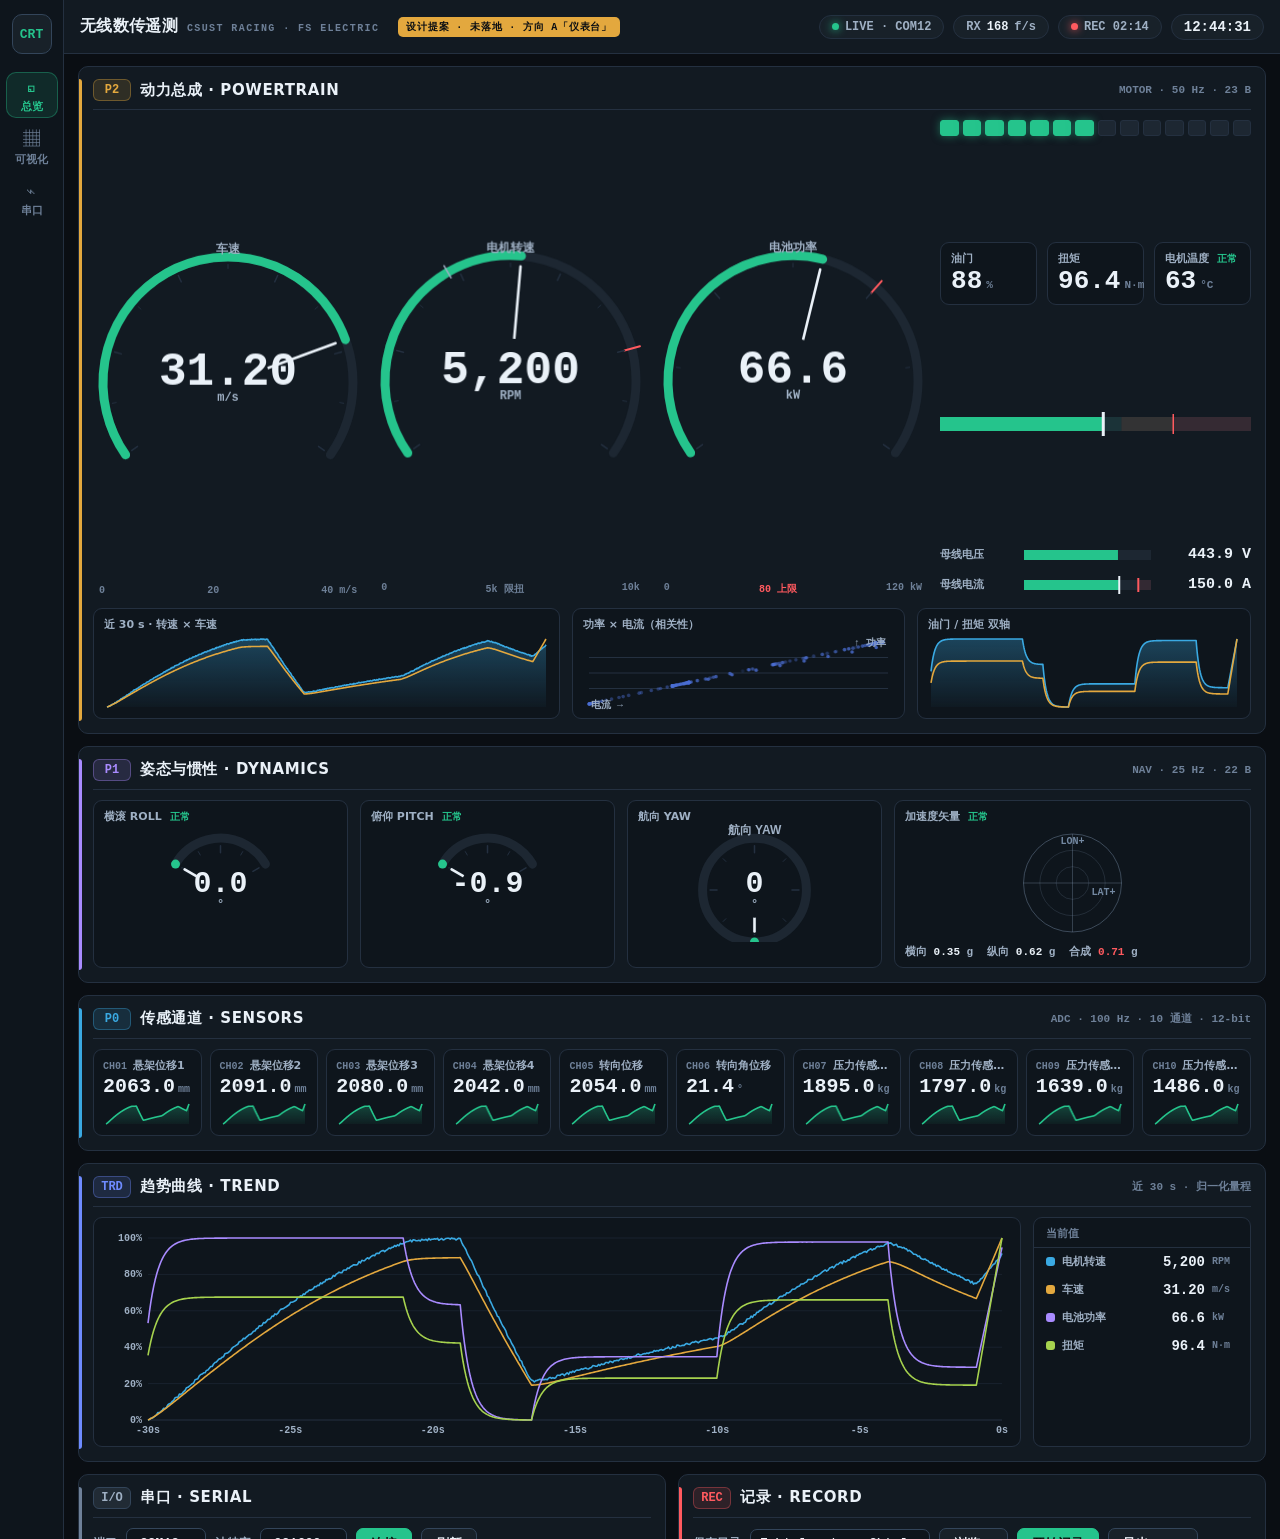
<file: design/dirA_cluster.html>
<!DOCTYPE html>
<html lang="zh-CN">
<head>
<meta charset="utf-8">
<title>方向 A · 仪表台 CLUSTER —— 设计提案（未落地）</title>
<!-- ==========================================================================
     设计提案 · 方向 A「仪表台 CLUSTER」   —— **不是产品代码**，仅用于评审
     语言：深色赛车仪表台；动力区由 3 个环形主仪表 + 状态列 + 趋势/相关图组成
     数据：真机量级（车速 31.2 m/s / 5200 RPM / 443.9 V / 150.0 A / 66.6 kW / ±1 g）
     技术：纯手写 HTML/CSS/JS + canvas，无外部字体/CDN；高频元素无 transition>50ms
     ========================================================================== -->
<link rel="stylesheet" href="dirA_cluster.css">
</head>
<body data-mode="normal">
<div id="app">
  <nav id="rail">
    <div class="logo">CRT</div>
    <button class="rail-item active"><span class="ic">◱</span>总览</button>
    <button class="rail-item"><span class="ic">▦</span>可视化</button>
    <button class="rail-item"><span class="ic">⌁</span>串口</button>
  </nav>

  <div id="main">
    <header id="topbar">
      <div class="brand">
        <b>无线数传遥测</b><span class="sub">CSUST RACING · FS ELECTRIC</span>
      </div>
      <span class="prop">设计提案 · 未落地 · 方向 A「仪表台」</span>
      <div class="spacer"></div>
      <span class="pill live"><i class="dot"></i>LIVE · COM12</span>
      <span class="pill">RX <b>168</b> f/s</span>
      <span class="pill rec"><i class="dot"></i>REC 02:14</span>
      <span class="pill"><b class="clock">12:44:31</b></span>
    </header>

    <main id="stage">

      <!-- ================= 动力总成：仪表台主体 ================= -->
      <section class="zone" id="zoneP2">
        <div class="zone-head">
          <span class="tag">P2</span><h2>动力总成 · POWERTRAIN</h2>
          <span class="meta">MOTOR · 50 Hz · 23 B</span>
        </div>

        <div class="cluster">
          <!-- 三个环形主仪表：粗读层（余光一扫就知道"多快 / 多转 / 多大功率"） -->
          <div class="gauge big">
            <canvas data-w="ring" data-sig="speed" data-sweep="250" data-rw="13" data-vsize="46" data-ticks="10"></canvas>
            <div class="gauge-foot"><span>0</span><span>20</span><span>40 m/s</span></div>
          </div>
          <div class="gauge big">
            <canvas data-w="ring" data-sig="rpm" data-sweep="250" data-rw="13" data-vsize="46" data-ticks="10"
                    data-warnat="8000" data-lim="3800"></canvas>
            <div class="gauge-foot"><span>0</span><span>5k 限扭</span><span>10k</span></div>
          </div>
          <div class="gauge big">
            <canvas data-w="ring" data-sig="power" data-sweep="250" data-rw="13" data-vsize="46" data-ticks="6"
                    data-warnat="80"></canvas>
            <div class="gauge-foot"><span>0</span><span class="lim">80 上限</span><span>120 kW</span></div>
          </div>

          <!-- 状态列：精读 + 告警层（换挡灯 / 磁贴 / 温带 / 安全条） -->
          <div class="statuscol">
            <div class="lights" data-w="lights" data-sig="rpm" data-n="14"></div>
            <div class="row3">
              <div class="tile" data-w="tile" data-sig="throttle">
                <span class="k">油门</span><span class="v"><b data-v>—</b><i>%</i></span>
              </div>
              <div class="tile" data-w="tile" data-sig="torque">
                <span class="k">扭矩</span><span class="v"><b data-v>—</b><i>N·m</i></span>
              </div>
              <div class="tile" data-w="tile" data-sig="temp">
                <span class="k">电机温度 <em data-state="temp">—</em></span>
                <span class="v"><b data-v>—</b><i>°C</i></span>
              </div>
            </div>
            <canvas class="band" data-w="band" data-sig="temp" data-zones="70,90"></canvas>
            <div class="bars">
              <div class="bar-row"><span class="bk">母线电压</span>
                <canvas data-w="safety" data-sig="volt" data-fs="600"></canvas>
                <span class="bv"><b data-txt="volt">—</b> V</span></div>
              <div class="bar-row"><span class="bk">母线电流</span>
                <canvas data-w="safety" data-sig="amp" data-fs="200" data-limit="180" data-peak="1"></canvas>
                <span class="bv"><b data-txt="amp">—</b> A</span></div>
            </div>
          </div>
        </div>

        <!-- 趋势 / 相关层：这一层在产品里必须去趋势区切通道才看得到 -->
        <div class="cluster-foot">
          <div class="cf-card">
            <div class="cf-head">近 30 s · 转速 × 车速</div>
            <canvas data-w="spark" data-sig="rpm" data-sig2="speed"></canvas>
          </div>
          <div class="cf-card">
            <div class="cf-head">功率 × 电流（相关性）</div>
            <canvas data-w="scatter" data-x="amp" data-y="power" data-xlabel="电流 →" data-ylabel="↑ 功率"></canvas>
          </div>
          <div class="cf-card">
            <div class="cf-head">油门 / 扭矩 双轴</div>
            <canvas data-w="spark" data-sig="throttle" data-sig2="torque"></canvas>
          </div>
        </div>
      </section>

      <!-- ================= 姿态与惯性 ================= -->
      <section class="zone" id="zoneP1">
        <div class="zone-head"><span class="tag p1">P1</span><h2>姿态与惯性 · DYNAMICS</h2>
          <span class="meta">NAV · 25 Hz · 22 B</span></div>
        <div class="dyn">
          <div class="dyn-card">
            <div class="k">横滚 ROLL <em data-state="roll">—</em></div>
            <canvas data-w="ring" data-sig="roll" data-sweep="120" data-rw="9" data-vsize="30" data-ticks="4" data-label="0"></canvas>
          </div>
          <div class="dyn-card">
            <div class="k">俯仰 PITCH <em data-state="pitch">—</em></div>
            <canvas data-w="ring" data-sig="pitch" data-sweep="120" data-rw="9" data-vsize="30" data-ticks="4" data-label="0"></canvas>
          </div>
          <div class="dyn-card">
            <div class="k">航向 YAW</div>
            <canvas data-w="ring" data-sig="yaw" data-sweep="360" data-rw="9" data-vsize="30" data-ticks="8" data-needle="1"></canvas>
          </div>
          <div class="dyn-card acc">
            <div class="k">加速度矢量 <em data-state="accMag">—</em></div>
            <canvas class="accvec" id="accVecCanvas"></canvas>
            <div class="acc-legend"><span>横向 <b data-txt="accLat">—</b> g</span>
              <span>纵向 <b data-txt="accLon">—</b> g</span>
              <span class="mag">合成 <b data-txt="accMag">—</b> g</span></div>
          </div>
        </div>
      </section>

      <!-- ================= 传感通道 ================= -->
      <section class="zone" id="zoneP0">
        <div class="zone-head"><span class="tag p0">P0</span><h2>传感通道 · SENSORS</h2>
          <span class="meta">ADC · 100 Hz · 10 通道 · 12-bit</span></div>
        <div class="adc" id="adcGrid"></div>
      </section>

      <!-- ================= 趋势 ================= -->
      <section class="zone" id="zoneTrend">
        <div class="zone-head"><span class="tag trd">TRD</span><h2>趋势曲线 · TREND</h2>
          <span class="meta">近 30 s · 归一化量程</span></div>
        <div class="trend-wrap">
          <div class="trend-box"><canvas data-w="trend" data-sigs="rpm,speed,power,torque"></canvas></div>
          <div class="readout">
            <div class="ro-cap">当前值</div>
            <div class="ro-row"><i style="background:var(--c-1)"></i><span>电机转速</span><b data-txt="rpm">—</b><u>RPM</u></div>
            <div class="ro-row"><i style="background:var(--c-warn)"></i><span>车速</span><b data-txt="speed">—</b><u>m/s</u></div>
            <div class="ro-row"><i style="background:var(--c-3)"></i><span>电池功率</span><b data-txt="power">—</b><u>kW</u></div>
            <div class="ro-row"><i style="background:var(--c-4)"></i><span>扭矩</span><b data-txt="torque">—</b><u>N·m</u></div>
          </div>
        </div>
      </section>

      <!-- ================= 串口 / 记录 / 设置 ================= -->
      <section class="zone half" id="zoneSerial">
        <div class="zone-head"><span class="tag io">I/O</span><h2>串口 · SERIAL</h2></div>
        <div class="ctl"><label>端口</label><select><option>COM12</option></select>
          <label>波特率</label><select><option>921600</option></select>
          <button class="btn primary">连接</button><button class="btn">刷新</button></div>
        <pre class="hex">AA 55 01 0E 00 3B 00 00 1C 02 4E 0A C7 05 8C 3C
AA 55 02 01 4F 06 1B 00 8A 02 00 00 00 00 00 41
AA 55 00 0F 27 01 0A 07 EE 0F 3F 0B D4 08 7E 06</pre>
      </section>
      <section class="zone half" id="zoneRecord">
        <div class="zone-head"><span class="tag rec">REC</span><h2>记录 · RECORD</h2></div>
        <div class="ctl"><label>保存目录</label><input value="F:\telemetry_v2\telemetry"><button class="btn">浏览…</button>
          <button class="btn primary">开始记录</button><button class="btn">导出 CSV</button></div>
        <div class="loglist"><div class="log-item"><div><div class="nm">耐久一_20261015_164330.csv</div>
          <div class="mt">64564 帧 · 277 s · 4.2 MB</div></div><button class="btn">打开</button></div></div>
      </section>
      <section class="zone" id="zoneSettings">
        <div class="zone-head"><span class="tag cfg">CFG</span><h2>设置 · SETTINGS</h2></div>
        <div class="ctl"><label class="chk"><input type="checkbox" checked> 连接后自动开始录制</label>
          <label>趋势缓冲</label><input class="num" value="600"><span class="hint">600 点 ≈ 30 秒</span></div>
      </section>
    </main>

    <footer id="footer">
      <span>FPS <b>30</b></span><span class="sep">|</span><span>RX <b>168</b> f/s</span>
      <span class="sep">|</span><span>帧率 P0 100 · P1 25 · P2 50</span>
      <span class="rp"><button class="rp-btn">⏸</button><input type="range" value="340"><span class="pos">12.3s / 45.6s</span></span>
      <span class="ver">设计提案 · 方向 A</span>
    </footer>
  </div>
</div>

<script src="proto.js"></script>
<script>
/* ADC 卡片 + 加速度矢量图（原型：两块都用 canvas，与产品同技术路线） */
(function () {
  var grid = document.getElementById('adcGrid');
  var html = '';
  PROTO.ADC.forEach(function (a, i) {
    html += '<div class="acard"><div class="at"><span class="ch">' + a.ch + '</span><span class="nm">' + a.name + '</span></div>' +
      '<div class="av"><b>' + a.v.toFixed(1) + '</b><i>' + a.unit + '</i></div>' +
      '<canvas class="aspark" data-w="spark" data-sig="speed"></canvas></div>';
  });
  grid.innerHTML = html;

  var cv = document.getElementById('accVecCanvas');
  function drawAcc() {
    var dpr = Math.min(2, window.devicePixelRatio || 1);
    var w = cv.clientWidth, h = cv.clientHeight;
    cv.width = Math.round(w * dpr); cv.height = Math.round(h * dpr);
    var ctx = cv.getContext('2d'); ctx.setTransform(dpr, 0, 0, dpr, 0, 0);
    ctx.clearRect(0, 0, w, h);
    var cx = w / 2, cy = h / 2, R = Math.min(w, h) / 2 - 10, FS = 1.5;
    for (var i = 1; i <= 3; i++) {
      ctx.strokeStyle = i === 3 ? 'rgba(150,175,205,.35)' : 'rgba(150,175,205,.16)';
      ctx.lineWidth = 1; ctx.beginPath(); ctx.arc(cx, cy, R * i / 3, 0, Math.PI * 2); ctx.stroke();
    }
    ctx.strokeStyle = 'rgba(150,175,205,.28)';
    ctx.beginPath(); ctx.moveTo(cx - R, cy); ctx.lineTo(cx + R, cy);
    ctx.moveTo(cx, cy - R); ctx.lineTo(cx, cy + R); ctx.stroke();
    var lat = PROTO.V.accLat, lon = PROTO.V.accLon;
    var px = cx + lat / FS * R, py = cy - lon / FS * R;
    ctx.strokeStyle = '#FF5A5F'; ctx.lineWidth = 2;
    ctx.beginPath(); ctx.moveTo(cx, cy); ctx.lineTo(px, py); ctx.stroke();
    ctx.fillStyle = '#FF5A5F'; ctx.beginPath(); ctx.arc(px, py, 3.4, 0, Math.PI * 2); ctx.fill();
    ctx.font = '600 10px Consolas,monospace'; ctx.fillStyle = 'rgba(150,175,205,.75)';
    ctx.textAlign = 'left'; ctx.fillText('LAT+', cx + R - 30, cy + 12);
    ctx.textAlign = 'center'; ctx.textBaseline = 'top'; ctx.fillText('LON+', cx, cy - R + 2);
  }
  window.addEventListener('load', drawAcc);
  window.addEventListener('resize', drawAcc);
  window._redrawAcc = drawAcc;
})();
</script>
</body>
</html>
</file>
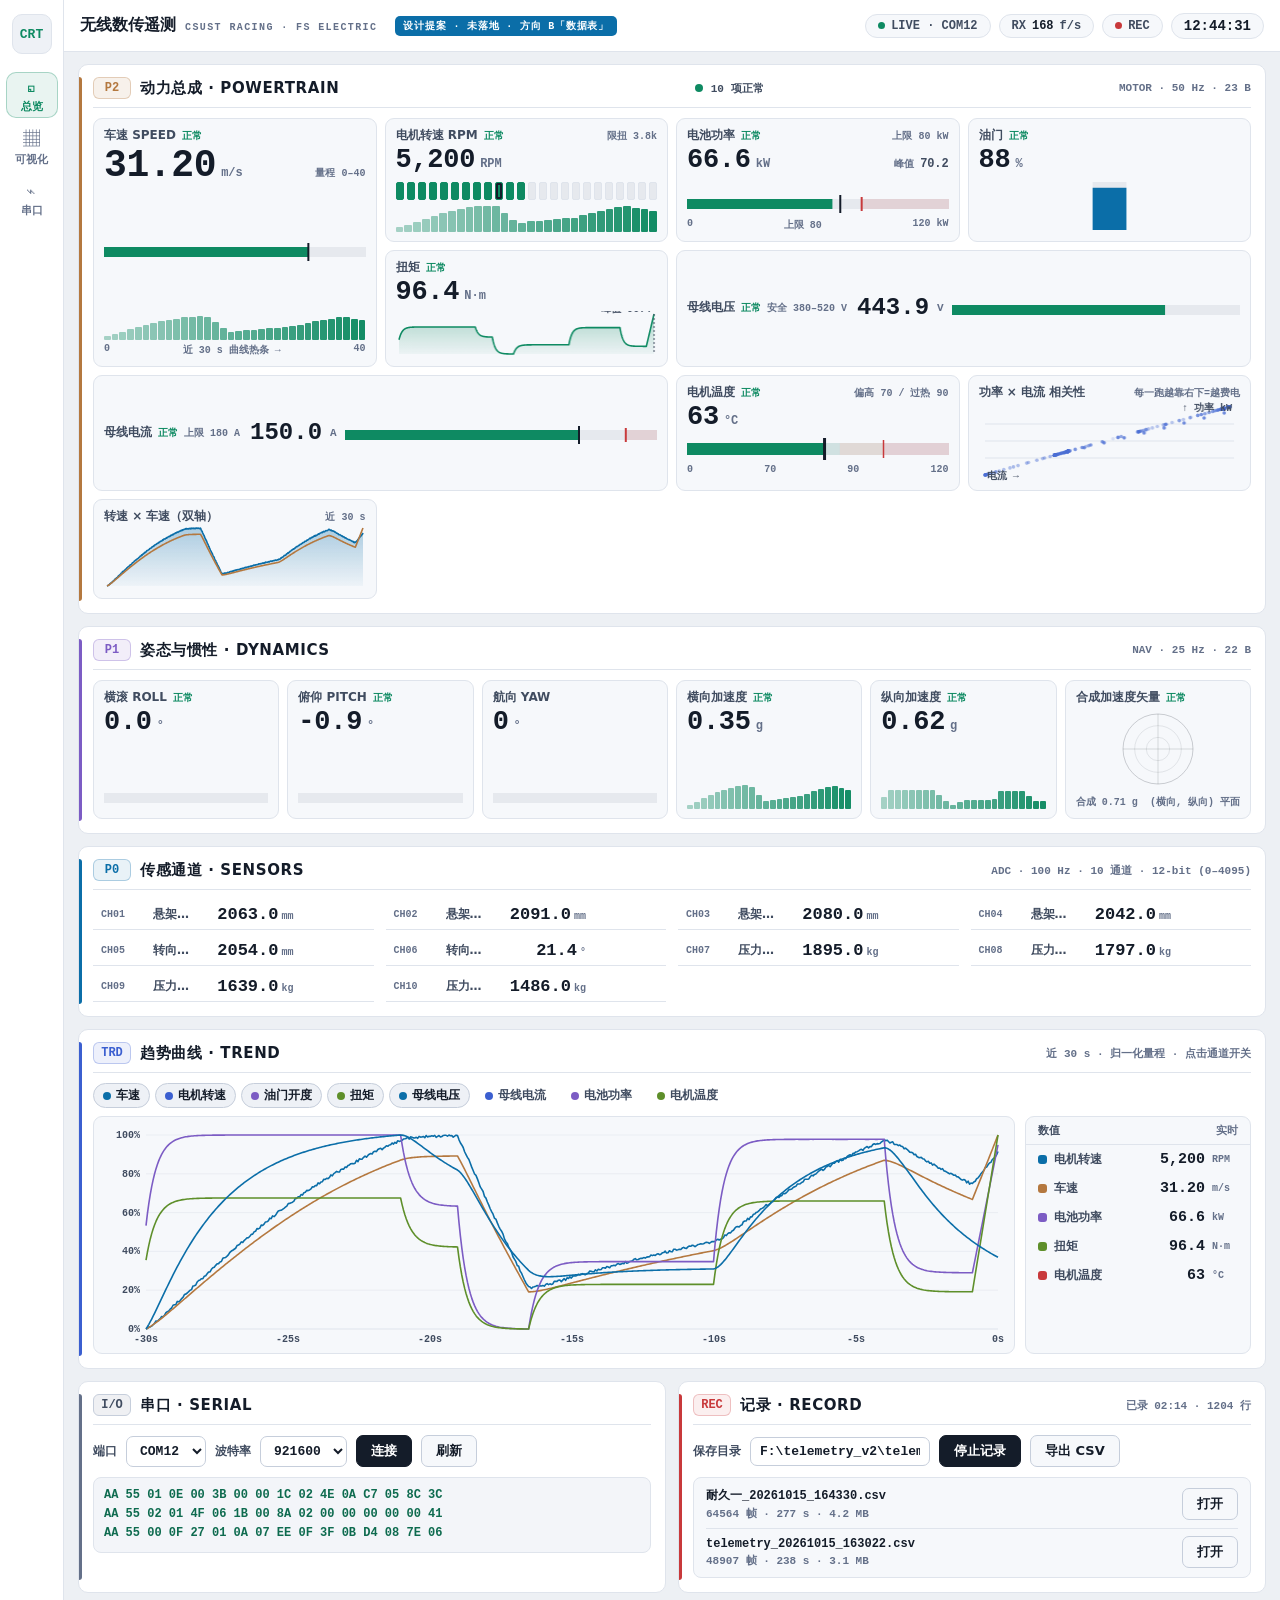
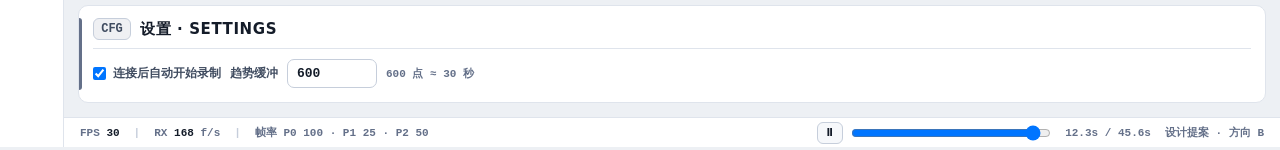
<file: design/dirB_sheet.html>
<!DOCTYPE html>
<html lang="zh-CN">
<head>
<meta charset="utf-8">
<title>方向 B · 数据表 SHEET —— 设计提案（未落地）</title>
<!-- ==========================================================================
     设计提案 · 方向 B「数据表 SHEET」   —— **不是产品代码**
     语言：浅色工作台 / 无圆表 / 表格式对齐 / 每格带"历史热条"
     核心主张：**没有仪表**，全部信息以"数值 + 近期历史"的格子承载；
               格子大小 = 重要性（hero 3×2 / 次 2×1 / 末 1×1），
               于是动力区**按网格自动填满**，不再有"同构卡片撑高留白"的问题。
     ========================================================================== -->
<link rel="stylesheet" href="dirB_sheet.css">
</head>
<body data-mode="normal">


<div id="app">
  <nav id="rail">
    <div class="logo">CRT</div>
    <button class="rail-item active"><span class="ic">◱</span>总览</button>
    <button class="rail-item"><span class="ic">▦</span>可视化</button>
    <button class="rail-item"><span class="ic">⌁</span>串口</button>
  </nav>

  <div id="main">
    <header id="topbar">
      <div class="brand"><b>无线数传遥测</b><span class="sub">CSUST RACING · FS ELECTRIC</span></div>
      <span class="prop">设计提案 · 未落地 · 方向 B「数据表」</span>
      <div class="spacer"></div>
      <span class="pill"><i class="dot"></i>LIVE · COM12</span>
      <span class="pill">RX <b>168</b> f/s</span>
      <span class="pill rec"><i class="dot"></i>REC</span>
      <span class="pill"><b class="clock">12:44:31</b></span>
    </header>

    <main id="stage">

      <!-- ================= 动力总成：优先级网格 ================= -->
      <section class="zone" id="zoneP2">
        <div class="zone-head">
          <span class="tag">P2</span><h2>动力总成 · POWERTRAIN</h2>
          <div class="summary" data-w="sum"></div>
          <span class="meta">MOTOR · 50 Hz · 23 B</span>
        </div>

        <div class="sheet">
          <!-- hero：车速（最重要的量给最大的格子 + 最多信息层） -->
          <div class="cell hero">
            <div class="cap"><span class="nm">车速 SPEED</span><span class="st" data-state="speed">—</span></div>
            <div class="big"><b data-txt="speed">—</b><i>m/s</i>
              <span class="limit">量程 0–40</span></div>
            <canvas class="sbar" data-w="safety" data-sig="speed" data-fs="40" data-peak="1"></canvas>
            <div class="heat" data-w="heat" data-sig="speed" data-n="34"></div>
            <div class="foot"><span>0</span><span>近 30 s 曲线热条 →</span><span>40</span></div>
          </div>

          <!-- 转速：分段 LED（精读转速的"档位感"）+ 限扭线 -->
          <div class="cell wide">
            <div class="cap"><span class="nm">电机转速 RPM</span><span class="st" data-state="rpm">—</span>
              <span class="lim">限扭 3.8k</span></div>
            <div class="big sm"><b data-txt="rpm">—</b><i>RPM</i></div>
            <div class="seg" data-w="seg" data-sig="rpm" data-n="24" data-lim="0.38" data-zones="0.8,0.95"></div>
            <div class="heat" data-w="heat" data-sig="rpm" data-n="30"></div>
          </div>

          <!-- 功率：安全条 + 上限红线 + 峰值 -->
          <div class="cell wide">
            <div class="cap"><span class="nm">电池功率</span><span class="st" data-state="power">—</span>
              <span class="lim">上限 80 kW</span></div>
            <div class="big sm"><b data-txt="power">—</b><i>kW</i>
              <span class="peak">峰值 <b data-txt="power-mx">—</b></span></div>
            <canvas class="sbar" data-w="safety" data-sig="power" data-fs="120" data-limit="80" data-peak="1"></canvas>
            <div class="foot"><span>0</span><span>上限 80</span><span>120 kW</span></div>
          </div>

          <!-- 油门 / 扭矩：窄格 + 竖条 / 折线 -->
          <div class="cell">
            <div class="cap"><span class="nm">油门</span><span class="st" data-state="throttle">—</span></div>
            <div class="big sm"><b data-txt="throttle">—</b><i>%</i></div>
            <canvas class="vbar" data-w="vbar" data-sig="throttle" data-fs="100"></canvas>
          </div>
          <div class="cell">
            <div class="cap"><span class="nm">扭矩</span><span class="st" data-state="torque">—</span></div>
            <div class="big sm"><b data-txt="torque">—</b><i>N·m</i></div>
            <canvas class="spark" data-w="spark" data-sig="torque" data-peak="1"></canvas>
          </div>

          <!-- 电气三兄弟：安全区间横条 -->
          <div class="cell row">
            <div class="cap"><span class="nm">母线电压</span><span class="st" data-state="volt">—</span>
              <span class="lim">安全 380–520 V</span></div>
            <div class="inline"><b data-txt="volt">—</b><i>V</i>
              <canvas class="sbar" data-w="safety" data-sig="volt" data-fs="600"></canvas></div>
          </div>
          <div class="cell row">
            <div class="cap"><span class="nm">母线电流</span><span class="st" data-state="amp">—</span>
              <span class="lim">上限 180 A</span></div>
            <div class="inline"><b data-txt="amp">—</b><i>A</i>
              <canvas class="sbar" data-w="safety" data-sig="amp" data-fs="200" data-limit="180" data-peak="1"></canvas></div>
          </div>

          <!-- 温度：分段温带 + 阈值 -->
          <div class="cell wide">
            <div class="cap"><span class="nm">电机温度</span><span class="st" data-state="temp">—</span>
              <span class="lim">偏高 70 / 过热 90</span></div>
            <div class="big sm"><b data-txt="temp">—</b><i>°C</i></div>
            <canvas class="band" data-w="band" data-sig="temp" data-zones="70,90"></canvas>
            <div class="foot"><span>0</span><span>70</span><span>90</span><span>120</span></div>
          </div>

          <!-- 相关图：功率 × 电流 -->
          <div class="cell wide">
            <div class="cap"><span class="nm">功率 × 电流 相关性</span><span class="hint">每一跑越靠右下=越费电</span></div>
            <canvas class="scatter" data-w="scatter" data-x="amp" data-y="power"
                    data-xlabel="电流 →" data-ylabel="↑ 功率 kW"></canvas>
          </div>

          <!-- 转速 × 车速 双轴 -->
          <div class="cell wide">
            <div class="cap"><span class="nm">转速 × 车速（双轴）</span><span class="hint">近 30 s</span></div>
            <canvas class="spark2" data-w="spark" data-sig="rpm" data-sig2="speed"></canvas>
          </div>
        </div>
      </section>

      <!-- ================= 姿态：格子 + 热条 ================= -->
      <section class="zone" id="zoneP1">
        <div class="zone-head"><span class="tag p1">P1</span><h2>姿态与惯性 · DYNAMICS</h2>
          <span class="meta">NAV · 25 Hz · 22 B</span></div>
        <div class="dyn">
          <div class="cell"><div class="cap"><span class="nm">横滚 ROLL</span><span class="st" data-state="roll">—</span></div>
            <div class="big sm"><b data-txt="roll">—</b><i>°</i></div>
            <canvas class="sbar" data-w="safety" data-sig="roll" data-fs="30"></canvas></div>
          <div class="cell"><div class="cap"><span class="nm">俯仰 PITCH</span><span class="st" data-state="pitch">—</span></div>
            <div class="big sm"><b data-txt="pitch">—</b><i>°</i></div>
            <canvas class="sbar" data-w="safety" data-sig="pitch" data-fs="20"></canvas></div>
          <div class="cell"><div class="cap"><span class="nm">航向 YAW</span></div>
            <div class="big sm"><b data-txt="yaw">—</b><i>°</i></div>
            <canvas class="sbar" data-w="safety" data-sig="yaw" data-fs="360"></canvas></div>
          <div class="cell"><div class="cap"><span class="nm">横向加速度</span><span class="st" data-state="accLat">—</span></div>
            <div class="big sm"><b data-txt="accLat">—</b><i>g</i></div>
            <div class="heat" data-w="heat" data-sig="speed" data-n="24" data-color="var(--c-2)"></div></div>
          <div class="cell"><div class="cap"><span class="nm">纵向加速度</span><span class="st" data-state="accLon">—</span></div>
            <div class="big sm"><b data-txt="accLon">—</b><i>g</i></div>
            <div class="heat" data-w="heat" data-sig="torque" data-n="24" data-color="var(--c-3)"></div></div>
          <div class="cell acc"><div class="cap"><span class="nm">合成加速度矢量</span><span class="st" data-state="accMag">—</span></div>
            <canvas id="accVecCanvas"></canvas>
            <div class="foot"><span>合成 <b data-txt="accMag">—</b> g</span><span>(横向, 纵向) 平面</span></div></div>
        </div>
      </section>

      <!-- ================= 传感通道：紧凑表 ================= -->
      <section class="zone" id="zoneP0">
        <div class="zone-head"><span class="tag p0">P0</span><h2>传感通道 · SENSORS</h2>
          <span class="meta">ADC · 100 Hz · 10 通道 · 12-bit (0–4095)</span></div>
        <div class="adc" id="adcGrid"></div>
      </section>

      <!-- ================= 趋势：最大的分析区 ================= -->
      <section class="zone" id="zoneTrend">
        <div class="zone-head"><span class="tag trd">TRD</span><h2>趋势曲线 · TREND</h2>
          <span class="meta">近 30 s · 归一化量程 · 点击通道开关</span></div>
        <div class="chips" id="chipBar"></div>
        <div class="trend-wrap">
          <div class="trend-box"><canvas data-w="trend" data-sigs="rpm,speed,power,torque,temp"></canvas></div>
          <div class="readout">
            <div class="ro-cap"><b>数值</b><span>实时</span></div>
            <div class="ro-row"><i style="background:var(--c-1)"></i><span>电机转速</span><b data-txt="rpm">—</b><u>RPM</u></div>
            <div class="ro-row"><i style="background:var(--c-warn)"></i><span>车速</span><b data-txt="speed">—</b><u>m/s</u></div>
            <div class="ro-row"><i style="background:var(--c-3)"></i><span>电池功率</span><b data-txt="power">—</b><u>kW</u></div>
            <div class="ro-row"><i style="background:var(--c-4)"></i><span>扭矩</span><b data-txt="torque">—</b><u>N·m</u></div>
            <div class="ro-row"><i style="background:var(--c-over)"></i><span>电机温度</span><b data-txt="temp">—</b><u>°C</u></div>
          </div>
        </div>
      </section>

      <section class="zone half" id="zoneSerial">
        <div class="zone-head"><span class="tag io">I/O</span><h2>串口 · SERIAL</h2></div>
        <div class="ctl"><label>端口</label><select><option>COM12</option></select>
          <label>波特率</label><select><option>921600</option></select>
          <button class="btn primary">连接</button><button class="btn">刷新</button></div>
        <pre class="hex">AA 55 01 0E 00 3B 00 00 1C 02 4E 0A C7 05 8C 3C
AA 55 02 01 4F 06 1B 00 8A 02 00 00 00 00 00 41
AA 55 00 0F 27 01 0A 07 EE 0F 3F 0B D4 08 7E 06</pre>
      </section>
      <section class="zone half" id="zoneRecord">
        <div class="zone-head"><span class="tag rec">REC</span><h2>记录 · RECORD</h2>
          <span class="meta">已录 02:14 · 1204 行</span></div>
        <div class="ctl"><label>保存目录</label><input value="F:\telemetry_v2\telemetry">
          <button class="btn primary">停止记录</button><button class="btn">导出 CSV</button></div>
        <div class="loglist">
          <div class="log-item"><div><div class="nm">耐久一_20261015_164330.csv</div>
            <div class="mt">64564 帧 · 277 s · 4.2 MB</div></div><button class="btn">打开</button></div>
          <div class="log-item"><div><div class="nm">telemetry_20261015_163022.csv</div>
            <div class="mt">48907 帧 · 238 s · 3.1 MB</div></div><button class="btn">打开</button></div>
        </div>
      </section>
      <section class="zone" id="zoneSettings">
        <div class="zone-head"><span class="tag cfg">CFG</span><h2>设置 · SETTINGS</h2></div>
        <div class="ctl"><label class="chk"><input type="checkbox" checked> 连接后自动开始录制</label>
          <label>趋势缓冲</label><input class="num" value="600"><span class="hint">600 点 ≈ 30 秒</span></div>
      </section>
    </main>

    <footer id="footer">
      <span>FPS <b>30</b></span><span class="sep">|</span><span>RX <b>168</b> f/s</span>
      <span class="sep">|</span><span>帧率 P0 100 · P1 25 · P2 50</span>
      <span class="rp"><button class="rp-btn">⏸</button><input type="range" value="340"><span class="pos">12.3s / 45.6s</span></span>
      <span class="ver">设计提案 · 方向 B</span>
    </footer>
  </div>
</div>

<script src="proto.js"></script>
<script>
(function () {
  // ADC 紧凑表（每行：通道 + 名称 + 数值 + 热条）
  var grid = document.getElementById('adcGrid'), html = '';
  PROTO.ADC.forEach(function (a, i) {
    html += '<div class="arow"><span class="ch">' + a.ch + '</span><span class="nm">' + a.name + '</span>' +
      '<span class="av"><b>' + a.v.toFixed(1) + '</b><i>' + a.unit + '</i></span>' +
      '<span class="aheat" data-w="heat" data-sig="adc' + i + '" data-n="16" data-color="var(--c-1)"></span></div>';
  });
  grid.innerHTML = html;

  // 通道 chip（数据表方向：chip 只做开关，不做图例）
  var chips = ['车速', '电机转速', '油门开度', '扭矩', '母线电压', '母线电流', '电池功率', '电机温度'];
  document.getElementById('chipBar').innerHTML = chips.map(function (c, i) {
    return '<span class="chip' + (i < 5 ? ' on' : '') + '"><i style="background:var(--c-' + (i % 4 + 1) + ')"></i>' + c + '</span>';
  }).join('');

  // 合成加速度矢量（小图，放在格子里）
  var cv = document.getElementById('accVecCanvas');
  function draw() {
    var dpr = Math.min(2, window.devicePixelRatio || 1), w = cv.clientWidth, h = cv.clientHeight;
    cv.width = Math.round(w * dpr); cv.height = Math.round(h * dpr);
    var ctx = cv.getContext('2d'); ctx.setTransform(dpr, 0, 0, dpr, 0, 0); ctx.clearRect(0, 0, w, h);
    var cx = w / 2, cy = h / 2, R = Math.min(w, h) / 2 - 8, FS = 1.5;
    for (var i = 1; i <= 3; i++) {
      ctx.strokeStyle = i === 3 ? 'rgba(20,28,41,.20)' : 'rgba(20,28,41,.09)';
      ctx.beginPath(); ctx.arc(cx, cy, R * i / 3, 0, Math.PI * 2); ctx.stroke();
    }
    ctx.strokeStyle = 'rgba(20,28,41,.14)';
    ctx.beginPath(); ctx.moveTo(cx - R, cy); ctx.lineTo(cx + R, cy);
    ctx.moveTo(cx, cy - R); ctx.lineTo(cx, cy + R); ctx.stroke();
    var px = cx + PROTO.V.accLat / FS * R, py = cy - PROTO.V.accLon / FS * R;
    ctx.strokeStyle = '#C8393B'; ctx.lineWidth = 2;
    ctx.beginPath(); ctx.moveTo(cx, cy); ctx.lineTo(px, py); ctx.stroke();
    ctx.fillStyle = '#C8393B'; ctx.beginPath(); ctx.arc(px, py, 3.2, 0, Math.PI * 2); ctx.fill();
  }
  window.addEventListener('load', draw); window.addEventListener('resize', draw);
})();
</script>
</body>
</html>
</file>
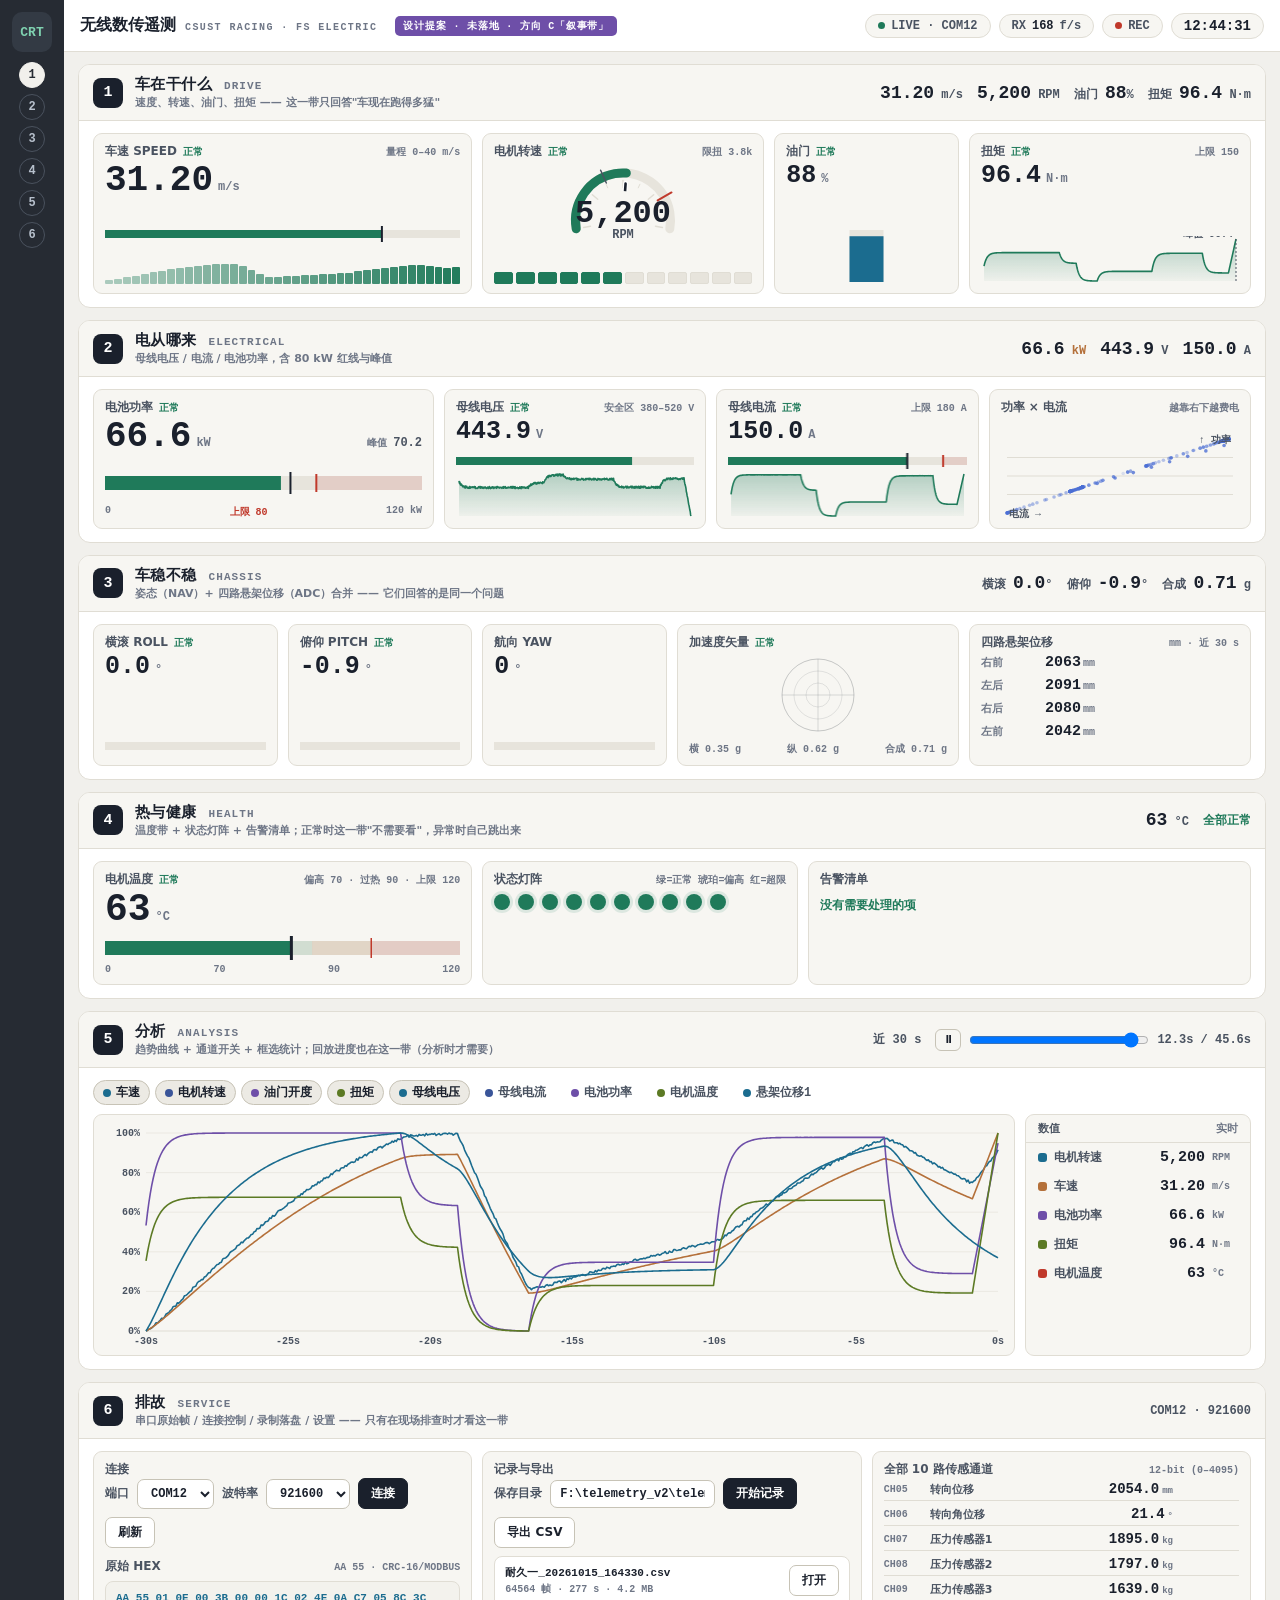
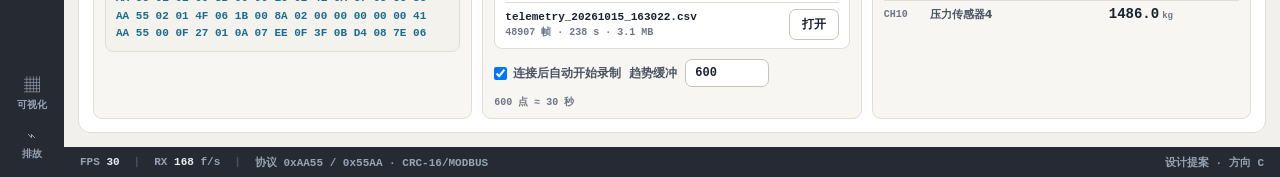
<file: design/dirC_bands.html>
﻿<!DOCTYPE html>
<html lang="zh-CN">
<head>
<meta charset="utf-8">
<title>方向 C · 分层叙事带 BANDS —— 设计提案（未落地）</title>
<!-- ==========================================================================
     设计提案 · 方向 C「分层叙事带 BANDS」   —— **不是产品代码**
     主张：**按"车在干什么"重新组织信息架构**，而不是按"包类型 P0/P1/P2"。
     每个横带回答一个问题：① 车在干什么 ② 电从哪来 ③ 车稳不稳 ④ 热与健康
                          ⑤ 分析 ⑥ 排故
     于是"动力区高度被姿态区决定"这个耦合**在结构上就不存在了**：
     动力与姿态不再共享同一栅格行，而是各自成为一条整宽的带。
     ★ 这是三个方向里**改动最大**的方案（信息架构变了），操作习惯变化也最大。
     ========================================================================== -->
<link rel="stylesheet" href="dirC_bands.css">
</head>
<body data-mode="normal">
<div id="app">
  <nav id="rail">
    <div class="logo">CRT</div>
    <div class="band-index">
      <span class="bi on">1</span><span class="bi">2</span><span class="bi">3</span>
      <span class="bi">4</span><span class="bi">5</span><span class="bi">6</span>
    </div>
    <div class="rail-foot">
      <button class="rail-item"><span class="ic">▦</span>可视化</button>
      <button class="rail-item"><span class="ic">⌁</span>排故</button>
    </div>
  </nav>

  <div id="main">
    <header id="topbar">
      <div class="brand"><b>无线数传遥测</b><span class="sub">CSUST RACING · FS ELECTRIC</span></div>
      <span class="prop">设计提案 · 未落地 · 方向 C「叙事带」</span>
      <div class="spacer"></div>
      <span class="pill"><i class="dot"></i>LIVE · COM12</span>
      <span class="pill">RX <b>168</b> f/s</span>
      <span class="pill rec"><i class="dot"></i>REC</span>
      <span class="pill"><b class="clock">12:44:31</b></span>
    </header>

    <main id="stage">

      <!-- ============ ① 车在干什么 · DRIVE ============ -->
      <section class="band" id="zoneP2">
        <div class="band-head">
          <span class="idx">1</span>
          <div class="q"><h2>车在干什么 <em>DRIVE</em></h2>
            <p>速度、转速、油门、扭矩 —— 这一带只回答"车现在跑得多猛"</p></div>
          <div class="verdict">
            <span class="vl"><b data-txt="speed">—</b> m/s</span>
            <span class="vl"><b data-txt="rpm">—</b> RPM</span>
            <span class="vl">油门 <b data-txt="throttle">—</b>%</span>
            <span class="vl">扭矩 <b data-txt="torque">—</b> N·m</span>
          </div>
        </div>
        <div class="drive">
          <div class="dcell span4">
            <div class="cap"><span class="nm">车速 SPEED</span><span class="st" data-state="speed">—</span>
              <span class="lim">量程 0–40 m/s</span></div>
            <div class="big"><b data-txt="speed">—</b><i>m/s</i></div>
            <canvas class="sbar" data-w="safety" data-sig="speed" data-fs="40" data-peak="1"></canvas>
            <div class="heat" data-w="heat" data-sig="speed" data-n="40"></div>
          </div>
          <div class="dcell span3">
            <div class="cap"><span class="nm">电机转速</span><span class="st" data-state="rpm">—</span>
              <span class="lim">限扭 3.8k</span></div>
            <canvas class="half" data-w="ring" data-sig="rpm" data-sweep="200" data-rw="11" data-vsize="32"
                    data-ticks="8" data-lim="3800" data-warnat="8000" data-label="0"></canvas>
            <div class="lights" data-w="lights" data-sig="rpm" data-n="12"></div>
          </div>
          <div class="dcell span2">
            <div class="cap"><span class="nm">油门</span><span class="st" data-state="throttle">—</span></div>
            <div class="big sm"><b data-txt="throttle">—</b><i>%</i></div>
            <canvas class="vbar" data-w="vbar" data-sig="throttle" data-fs="100"></canvas>
          </div>
          <div class="dcell span3">
            <div class="cap"><span class="nm">扭矩</span><span class="st" data-state="torque">—</span>
              <span class="lim">上限 150</span></div>
            <div class="big sm"><b data-txt="torque">—</b><i>N·m</i></div>
            <canvas class="spark" data-w="spark" data-sig="torque" data-peak="1"></canvas>
          </div>
        </div>
      </section>

      <!-- ============ ② 电从哪来 · ELECTRICAL ============ -->
      <section class="band" id="bandElec">
        <div class="band-head">
          <span class="idx">2</span>
          <div class="q"><h2>电从哪来 <em>ELECTRICAL</em></h2>
            <p>母线电压 / 电流 / 电池功率，含 80 kW 红线与峰值</p></div>
          <div class="verdict">
            <span class="vl warn"><b data-txt="power">—</b> kW</span>
            <span class="vl"><b data-txt="volt">—</b> V</span>
            <span class="vl"><b data-txt="amp">—</b> A</span>
          </div>
        </div>
        <div class="elec">
          <div class="ecell">
            <div class="cap"><span class="nm">电池功率</span><span class="st" data-state="power">—</span></div>
            <div class="big"><b data-txt="power">—</b><i>kW</i><span class="peak">峰值 <b data-txt="power-mx">—</b></span></div>
            <canvas class="sbar big" data-w="safety" data-sig="power" data-fs="120" data-limit="80" data-peak="1"></canvas>
            <div class="foot"><span>0</span><span class="red">上限 80</span><span>120 kW</span></div>
          </div>
          <div class="ecell">
            <div class="cap"><span class="nm">母线电压</span><span class="st" data-state="volt">—</span>
              <span class="lim">安全区 380–520 V</span></div>
            <div class="big sm"><b data-txt="volt">—</b><i>V</i></div>
            <canvas class="sbar" data-w="safety" data-sig="volt" data-fs="600"></canvas>
            <canvas class="spark" data-w="spark" data-sig="volt"></canvas>
          </div>
          <div class="ecell">
            <div class="cap"><span class="nm">母线电流</span><span class="st" data-state="amp">—</span>
              <span class="lim">上限 180 A</span></div>
            <div class="big sm"><b data-txt="amp">—</b><i>A</i></div>
            <canvas class="sbar" data-w="safety" data-sig="amp" data-fs="200" data-limit="180" data-peak="1"></canvas>
            <canvas class="spark" data-w="spark" data-sig="amp"></canvas>
          </div>
          <div class="ecell">
            <div class="cap"><span class="nm">功率 × 电流</span><span class="hint">越靠右下越费电</span></div>
            <canvas class="scatter" data-w="scatter" data-x="amp" data-y="power"
                    data-xlabel="电流 →" data-ylabel="↑ 功率"></canvas>
          </div>
        </div>
      </section>

      <!-- ============ ③ 车稳不稳 · CHASSIS（原 P1 + 悬架 ADC 合并） ============ -->
      <section class="band" id="zoneP1">
        <div class="band-head">
          <span class="idx">3</span>
          <div class="q"><h2>车稳不稳 <em>CHASSIS</em></h2>
            <p>姿态（NAV）+ 四路悬架位移（ADC）合并 —— 它们回答的是同一个问题</p></div>
          <div class="verdict">
            <span class="vl">横滚 <b data-txt="roll">—</b>°</span>
            <span class="vl">俯仰 <b data-txt="pitch">—</b>°</span>
            <span class="vl">合成 <b data-txt="accMag">—</b> g</span>
          </div>
        </div>
        <div class="chassis">
          <div class="ccell span2"><div class="cap"><span class="nm">横滚 ROLL</span><span class="st" data-state="roll">—</span></div>
            <div class="big sm"><b data-txt="roll">—</b><i>°</i></div>
            <canvas class="sbar" data-w="safety" data-sig="roll" data-fs="30" data-peak="1"></canvas></div>
          <div class="ccell span2"><div class="cap"><span class="nm">俯仰 PITCH</span><span class="st" data-state="pitch">—</span></div>
            <div class="big sm"><b data-txt="pitch">—</b><i>°</i></div>
            <canvas class="sbar" data-w="safety" data-sig="pitch" data-fs="20" data-peak="1"></canvas></div>
          <div class="ccell span2"><div class="cap"><span class="nm">航向 YAW</span></div>
            <div class="big sm"><b data-txt="yaw">—</b><i>°</i></div>
            <canvas class="sbar" data-w="safety" data-sig="yaw" data-fs="360"></canvas></div>
          <div class="ccell span3 acc"><div class="cap"><span class="nm">加速度矢量</span><span class="st" data-state="accMag">—</span></div>
            <canvas id="accVecCanvas"></canvas>
            <div class="foot"><span>横 <b data-txt="accLat">—</b> g</span><span>纵 <b data-txt="accLon">—</b> g</span>
              <span>合成 <b data-txt="accMag">—</b> g</span></div></div>
          <div class="ccell span3 sus"><div class="cap"><span class="nm">四路悬架位移</span><span class="hint">mm · 近 30 s</span></div>
            <div id="susRows"></div></div>
        </div>
      </section>

      <!-- ============ ④ 热与健康 · HEALTH ============ -->
      <section class="band" id="bandHealth">
        <div class="band-head">
          <span class="idx">4</span>
          <div class="q"><h2>热与健康 <em>HEALTH</em></h2>
            <p>温度带 + 状态灯阵 + 告警清单；正常时这一带"不需要看"，异常时自己跳出来</p></div>
          <div class="verdict">
            <span class="vl"><b data-txt="temp">—</b> °C</span>
            <span class="vl ok" id="healthWord">全部正常</span>
          </div>
        </div>
        <div class="health">
          <div class="hcell hero">
            <div class="cap"><span class="nm">电机温度</span><span class="st" data-state="temp">—</span>
              <span class="lim">偏高 70 · 过热 90 · 上限 120</span></div>
            <div class="big"><b data-txt="temp">—</b><i>°C</i></div>
            <canvas class="tband" data-w="band" data-sig="temp" data-zones="70,90"></canvas>
            <div class="foot"><span>0</span><span>70</span><span>90</span><span>120</span></div>
          </div>
          <div class="hcell">
            <div class="cap"><span class="nm">状态灯阵</span><span class="hint">绿=正常 琥珀=偏高 红=超限</span></div>
            <div class="lamps" id="lampGrid"></div>
          </div>
          <div class="hcell">
            <div class="cap"><span class="nm">告警清单</span></div>
            <ul class="alist" id="alarmList"></ul>
          </div>
        </div>
      </section>

      <!-- ============ ⑤ 分析 · ANALYSIS ============ -->
      <section class="band" id="zoneTrend">
        <div class="band-head">
          <span class="idx">5</span>
          <div class="q"><h2>分析 <em>ANALYSIS</em></h2>
            <p>趋势曲线 + 通道开关 + 框选统计；回放进度也在这一带（分析时才需要）</p></div>
          <div class="verdict"><span class="vl">近 30 s</span>
            <span class="rp"><button class="rp-btn">⏸</button><input type="range" value="340">
              <span class="pos">12.3s / 45.6s</span></span></div>
        </div>
        <div class="analysis">
          <div class="achips" id="chipBar"></div>
          <div class="trend-wrap">
            <div class="trend-box"><canvas data-w="trend" data-sigs="rpm,speed,power,torque,temp"></canvas></div>
            <div class="readout">
              <div class="ro-cap"><b>数值</b><span>实时</span></div>
              <div class="ro-row"><i style="background:var(--c-1)"></i><span>电机转速</span><b data-txt="rpm">—</b><u>RPM</u></div>
              <div class="ro-row"><i style="background:var(--c-warn)"></i><span>车速</span><b data-txt="speed">—</b><u>m/s</u></div>
              <div class="ro-row"><i style="background:var(--c-3)"></i><span>电池功率</span><b data-txt="power">—</b><u>kW</u></div>
              <div class="ro-row"><i style="background:var(--c-4)"></i><span>扭矩</span><b data-txt="torque">—</b><u>N·m</u></div>
              <div class="ro-row"><i style="background:var(--c-over)"></i><span>电机温度</span><b data-txt="temp">—</b><u>°C</u></div>
            </div>
          </div>
        </div>
      </section>

      <!-- ============ ⑥ 排故 · SERVICE ============ -->
      <section class="band" id="bandService">
        <div class="band-head">
          <span class="idx">6</span>
          <div class="q"><h2>排故 <em>SERVICE</em></h2>
            <p>串口原始帧 / 连接控制 / 录制落盘 / 设置 —— 只有在现场排查时才看这一带</p></div>
          <div class="verdict"><span class="vl">COM12 · 921600</span></div>
        </div>
        <div class="service">
          <div class="scell">
            <div class="cap"><span class="nm">连接</span></div>
            <div class="ctl"><label>端口</label><select><option>COM12</option></select>
              <label>波特率</label><select><option>921600</option></select>
              <button class="btn primary">连接</button><button class="btn">刷新</button></div>
            <div class="cap" style="margin-top:10px"><span class="nm">原始 HEX</span>
              <span class="hint">AA 55 · CRC-16/MODBUS</span></div>
            <pre class="hex">AA 55 01 0E 00 3B 00 00 1C 02 4E 0A C7 05 8C 3C
AA 55 02 01 4F 06 1B 00 8A 02 00 00 00 00 00 41
AA 55 00 0F 27 01 0A 07 EE 0F 3F 0B D4 08 7E 06</pre>
          </div>
          <div class="scell">
            <div class="cap"><span class="nm">记录与导出</span></div>
            <div class="ctl"><label>保存目录</label><input value="F:\telemetry_v2\telemetry">
              <button class="btn primary">开始记录</button><button class="btn">导出 CSV</button></div>
            <div class="loglist">
              <div class="log-item"><div><div class="nm">耐久一_20261015_164330.csv</div>
                <div class="mt">64564 帧 · 277 s · 4.2 MB</div></div><button class="btn">打开</button></div>
              <div class="log-item"><div><div class="nm">telemetry_20261015_163022.csv</div>
                <div class="mt">48907 帧 · 238 s · 3.1 MB</div></div><button class="btn">打开</button></div>
            </div>
            <div class="ctl" style="margin-top:10px">
              <label class="chk"><input type="checkbox" checked> 连接后自动开始录制</label>
              <label>趋势缓冲</label><input class="num" value="600"><span class="hint">600 点 ≈ 30 秒</span></div>
          </div>
          <div class="scell">
            <div class="cap"><span class="nm">全部 10 路传感通道</span><span class="hint">12-bit (0–4095)</span></div>
            <div class="adc" id="adcGrid"></div>
          </div>
        </div>
      </section>
    </main>

    <footer id="footer">
      <span>FPS <b>30</b></span><span class="sep">|</span><span>RX <b>168</b> f/s</span>
      <span class="sep">|</span><span>协议 0xAA55 / 0x55AA · CRC-16/MODBUS</span>
      <span class="ver">设计提案 · 方向 C</span>
    </footer>
  </div>
</div>

<script src="proto.js"></script>
<script>
(function () {
  // 悬架 4 路（原 ADC 的 CH01–CH04，合并进"车稳不稳"这一带）
  var rows = '', names = ['右前', '左后', '右后', '左前'];
  PROTO.ADC.slice(0, 4).forEach(function (a, i) {
    rows += '<div class="srow"><span class="k">' + names[i] + '</span>' +
      '<span class="v">' + a.v.toFixed(0) + '<i>mm</i></span>' +
      '<span class="hh" data-w="heat" data-sig="adc' + i + '" data-n="14" data-color="var(--c-1)"></span></div>';
  });
  document.getElementById('susRows').innerHTML = rows;

  // 其余通道（CH05–CH10）放排故带里，保持"完整可用"但降级到次级位置
  var grid = '', html = '';
  PROTO.ADC.slice(4).forEach(function (a, i) {
    html += '<div class="arow"><span class="ch">' + a.ch + '</span><span class="nm">' + a.name + '</span>' +
      '<span class="av"><b>' + a.v.toFixed(1) + '</b><i>' + a.unit + '</i></span>' +
      '<span class="aheat" data-w="heat" data-sig="adc' + (i + 4) + '" data-n="12" data-color="var(--c-1)"></span></div>';
  });
  document.getElementById('adcGrid').innerHTML = html;

  // 状态灯阵 + 告警清单（随 normal / alarm 变化）
  function lamps() {
    var items = [['电机温度', 'temp'], ['电池功率', 'power'], ['母线电流', 'amp'],
      ['母线电压', 'volt'], ['电机转速', 'rpm'], ['车速', 'speed'],
      ['扭矩', 'torque'], ['油门', 'throttle'], ['合成加速度', 'accMag'], ['横滚', 'roll']];
    var h = '', alarms = [], nOver = 0;
    items.forEach(function (it) {
      var st = PROTO.stateOf(it[1]);
      if (st === 'over') { nOver++; alarms.push(it[0] + ' 超限 · ' + PROTO.fmt(it[1]) + ' ' + (PROTO.SIG[it[1]].unit || '')); }
      else if (st === 'warn') alarms.push(it[0] + ' 偏高 · ' + PROTO.fmt(it[1]) + ' ' + (PROTO.SIG[it[1]].unit || ''));
      h += '<span class="lp ' + st + '" title="' + it[0] + '"></span>';
    });
    document.getElementById('lampGrid').innerHTML = h;
    document.getElementById('alarmList').innerHTML = alarms.length
      ? alarms.map(function (a) { return '<li class="' + (nOver ? 'over' : '') + '">' + a + '</li>'; }).join('')
      : '<li class="ok">没有需要处理的项</li>';
    var w = document.getElementById('healthWord');
    w.textContent = nOver ? (nOver + ' 项超限') : (alarms.length ? alarms.length + ' 项偏高' : '全部正常');
    w.className = 'vl ' + (nOver ? 'bad' : alarms.length ? 'warn' : 'ok');
  }
  window.addEventListener('load', lamps);
  window.addEventListener('resize', lamps);
  window._redrawExtra = lamps;

  // 加速度矢量
  var cv = document.getElementById('accVecCanvas');
  function drawAcc() {
    var dpr = Math.min(2, window.devicePixelRatio || 1), w = cv.clientWidth, h = cv.clientHeight;
    cv.width = Math.round(w * dpr); cv.height = Math.round(h * dpr);
    var ctx = cv.getContext('2d'); ctx.setTransform(dpr, 0, 0, dpr, 0, 0); ctx.clearRect(0, 0, w, h);
    var cx = w / 2, cy = h / 2, R = Math.min(w, h) / 2 - 8, FS = 1.5;
    for (var i = 1; i <= 3; i++) {
      ctx.strokeStyle = i === 3 ? 'rgba(26,32,44,.22)' : 'rgba(26,32,44,.10)';
      ctx.beginPath(); ctx.arc(cx, cy, R * i / 3, 0, Math.PI * 2); ctx.stroke();
    }
    ctx.strokeStyle = 'rgba(26,32,44,.14)';
    ctx.beginPath(); ctx.moveTo(cx - R, cy); ctx.lineTo(cx + R, cy);
    ctx.moveTo(cx, cy - R); ctx.lineTo(cx, cy + R); ctx.stroke();
    var px = cx + PROTO.V.accLat / FS * R, py = cy - PROTO.V.accLon / FS * R;
    ctx.strokeStyle = '#C0392B'; ctx.lineWidth = 2.2;
    ctx.beginPath(); ctx.moveTo(cx, cy); ctx.lineTo(px, py); ctx.stroke();
    ctx.fillStyle = '#C0392B'; ctx.beginPath(); ctx.arc(px, py, 3.4, 0, Math.PI * 2); ctx.fill();
  }
  window.addEventListener('load', drawAcc); window.addEventListener('resize', drawAcc);

  var chips = ['车速', '电机转速', '油门开度', '扭矩', '母线电压', '母线电流', '电池功率', '电机温度', '悬架位移1'];
  document.getElementById('chipBar').innerHTML = chips.map(function (c, i) {
    return '<span class="chip' + (i < 5 ? ' on' : '') + '"><i style="background:var(--c-' + (i % 4 + 1) + ')"></i>' + c + '</span>';
  }).join('');
})();
</script>
</body>
</html>
</file>
<file: design/dirA_cluster.css>
﻿/* 方向 A「仪表台 CLUSTER」· 深色赛车仪表台
   —— 设计提案原型，不是产品代码。
   调色板刻意压暗（车库/夜赛/强光反射环境），数字用高亮 + 语义色三重编码：
   位置（在哪块表）→ 大小（多大字）→ 颜色（正不正常）。 */

:root{
  --bg:#0A0E13;  --panel:#121A22;  --panel-2:#182129;  --panel-3:#0E151C;
  --line:#243040; --line-2:#33455A;
  --ink:#EAF1F8; --ink-dim:#9FB0C4; --ink-faint:#6E8098;
  --track:#1D2732;
  --c-ok:#25C48C; --c-warn:#E3A83E; --c-over:#FF5A5F;
  --c-1:#3AA9E2; --c-2:#6E8BFF; --c-3:#A98BFF; --c-4:#A6D24E;
  --num:'JetBrains Mono','Cascadia Code',Consolas,'SF Mono',monospace;
  --ui:'Segoe UI','Microsoft YaHei',system-ui,sans-serif;
  --r:10px;
}
*{box-sizing:border-box;margin:0;padding:0}
html,body{height:100%}
body{background:var(--bg);color:var(--ink);font-family:var(--ui);font-size:13px;
  font-variant-numeric:tabular-nums;padding-bottom:0}
.prop{font:700 10px var(--num);letter-spacing:.08em;color:#0A0E13;background:var(--c-warn);border-radius:5px;padding:3px 8px;margin-left:10px}
.proposal-badge{position:fixed;right:14px;top:14px;z-index:99;
  font:700 11px var(--num);letter-spacing:.1em;color:#0A0E13;background:var(--c-warn);
  padding:5px 10px;border-radius:6px;opacity:.92}

#app{display:flex;min-height:100vh}
#rail{width:64px;flex:0 0 64px;border-right:1px solid var(--line);background:var(--panel-3);
  display:flex;flex-direction:column;align-items:center;padding:14px 0;gap:6px}
.logo{width:40px;height:40px;border-radius:10px;background:var(--panel-2);border:1px solid var(--line-2);
  display:flex;align-items:center;justify-content:center;font:800 13px var(--num);color:var(--c-ok);margin-bottom:12px}
.rail-item{width:52px;min-height:46px;border:1px solid transparent;background:none;border-radius:10px;
  color:var(--ink-faint);font:600 11px var(--ui);display:flex;flex-direction:column;align-items:center;
  justify-content:center;gap:2px;cursor:pointer}
.rail-item .ic{font:400 17px var(--num)}
.rail-item.active{color:var(--c-ok);background:rgba(37,196,140,.12);border-color:rgba(37,196,140,.35)}
#main{flex:1;display:flex;flex-direction:column;min-width:0}

/* ---------- 顶栏 ---------- */
#topbar{height:54px;flex:0 0 54px;display:flex;align-items:center;gap:9px;padding:0 16px;
  background:var(--panel);border-bottom:1px solid var(--line)}
.brand{display:flex;align-items:baseline;gap:9px}
.brand b{font-size:16px;letter-spacing:.02em}
.brand .sub{font:600 10px var(--num);color:var(--ink-faint);letter-spacing:.14em}
.spacer{flex:1}
.pill{display:inline-flex;align-items:center;gap:6px;padding:4px 12px;border-radius:999px;
  background:var(--panel-2);border:1px solid var(--line);font:600 12px var(--num);color:var(--ink-dim)}
.pill b{color:var(--ink)}
.pill.rec b{color:var(--c-over)}
.dot{width:7px;height:7px;border-radius:50%;background:var(--c-ok);box-shadow:0 0 8px var(--c-ok)}
.pill.rec .dot{background:var(--c-over);box-shadow:0 0 8px var(--c-over)}
.clock{font-size:14px;color:var(--ink)}

/* ---------- 舞台 ---------- */
#stage{flex:1;padding:12px 14px 14px;display:grid;grid-template-columns:repeat(6,minmax(0,1fr));
  gap:12px;align-content:start}
.zone{position:relative;background:var(--panel);border:1px solid var(--line);border-radius:var(--r);
  padding:12px 14px 14px;min-width:0}
.zone::before{content:'';position:absolute;left:0;top:12px;bottom:12px;width:3px;border-radius:0 3px 3px 0;
  background:var(--zc,var(--line-2))}
#zoneP2{grid-column:1/7;--zc:var(--c-warn)}
#zoneP1{grid-column:1/7;--zc:var(--c-3)}
#zoneP0{grid-column:1/7;--zc:var(--c-1)}
#zoneTrend{grid-column:1/7;--zc:var(--c-2)}
#zoneSerial{grid-column:1/4;--zc:var(--ink-faint)}
#zoneRecord{grid-column:4/7;--zc:var(--c-over)}
#zoneSettings{grid-column:1/7;--zc:var(--ink-faint)}
.zone-head{display:flex;align-items:center;gap:9px;margin-bottom:10px;padding-bottom:8px;
  border-bottom:1px solid var(--line)}
.zone-head h2{font:700 15px var(--ui);letter-spacing:.04em}
.zone-head .meta{margin-left:auto;font:600 11px var(--num);color:var(--ink-faint)}
.tag{font:700 12px var(--num);padding:3px 0;min-width:38px;text-align:center;border-radius:6px;
  background:rgba(227,168,62,.14);color:var(--c-warn);border:1px solid rgba(227,168,62,.35)}
.tag.p1{background:rgba(169,139,255,.14);color:var(--c-3);border-color:rgba(169,139,255,.35)}
.tag.p0{background:rgba(58,169,226,.14);color:var(--c-1);border-color:rgba(58,169,226,.35)}
.tag.trd{background:rgba(110,139,255,.14);color:var(--c-2);border-color:rgba(110,139,255,.35)}
.tag.io{background:rgba(110,128,152,.16);color:var(--ink-dim);border-color:var(--line-2)}
.tag.rec{background:rgba(255,90,95,.12);color:var(--c-over);border-color:rgba(255,90,95,.35)}
.tag.cfg{background:rgba(110,128,152,.16);color:var(--ink-dim);border-color:var(--line-2)}

/* ================= 动力区：仪表台 ================= */
.cluster{display:grid;grid-template-columns:repeat(3,minmax(0,1fr)) 1.15fr;gap:12px;align-items:stretch}
.gauge{position:relative;display:flex;flex-direction:column;align-items:stretch}
.gauge canvas{width:100%;height:238px;display:block;flex:1;min-height:190px}
.gauge-foot{display:flex;justify-content:space-between;font:600 10px var(--num);color:var(--ink-faint);
  padding:0 6px;margin-top:-4px}
.gauge-foot .lim{color:var(--c-over);font-weight:700}

.statuscol{display:flex;flex-direction:column;gap:10px;justify-content:space-between}
.lights{display:flex;gap:4px}
.lights i{flex:1;height:16px;border-radius:3px;background:var(--track);border:1px solid var(--line)}
.lights i.on.c1{background:var(--c-ok);border-color:var(--c-ok);box-shadow:0 0 8px rgba(37,196,140,.5)}
.lights i.on.c2{background:var(--c-warn);border-color:var(--c-warn);box-shadow:0 0 8px rgba(227,168,62,.5)}
.lights i.on.c3{background:var(--c-over);border-color:var(--c-over);box-shadow:0 0 10px rgba(255,90,95,.6)}
.row3{display:grid;grid-template-columns:repeat(3,minmax(0,1fr));gap:10px}
.tile{background:var(--panel-3);border:1px solid var(--line);border-radius:9px;padding:8px 10px;min-width:0}
.tile .k{display:block;font:600 11px var(--ui);color:var(--ink-dim);white-space:nowrap;overflow:hidden}
.tile .k em{font:700 10px var(--num);font-style:normal;color:var(--c-ok);margin-left:4px}
.tile .v{display:flex;align-items:baseline;gap:4px;margin-top:2px}
.tile .v b{font:700 26px var(--num);line-height:1.05}
.tile .v i{font:600 11px var(--num);font-style:normal;color:var(--ink-faint)}
.tile.is-warn .v b,.tile.is-warn .k em{color:var(--c-warn)}
.tile.is-over{border-color:var(--c-over);background:rgba(255,90,95,.08)}
.tile.is-over .v b,.tile.is-over .k em{color:var(--c-over)}
.band{width:100%;height:26px;display:block}
.bars{display:flex;flex-direction:column;gap:8px}
.bar-row{display:grid;grid-template-columns:76px 1fr 92px;align-items:center;gap:8px}
.bar-row .bk{font:600 11px var(--ui);color:var(--ink-dim)}
.bar-row canvas{width:100%;height:22px;display:block}
.bar-row .bv{font:700 15px var(--num);text-align:right}
.bar-row .bv b{font-weight:700}

.cluster-foot{display:grid;grid-template-columns:1.4fr 1fr 1fr;gap:12px;margin-top:12px}
.cf-card{background:var(--panel-3);border:1px solid var(--line);border-radius:9px;padding:8px 10px}
.cf-head{font:600 11px var(--ui);color:var(--ink-dim);margin-bottom:4px}
.cf-card canvas{width:100%;height:74px;display:block}

/* ================= 姿态区 ================= */
.dyn{display:grid;grid-template-columns:1fr 1fr 1fr 1.4fr;gap:12px}
.dyn-card{background:var(--panel-3);border:1px solid var(--line);border-radius:9px;padding:8px 10px;min-width:0}
.dyn-card .k{font:600 11px var(--ui);color:var(--ink-dim)}
.dyn-card .k em{font:700 10px var(--num);font-style:normal;color:var(--c-ok);margin-left:4px}
.dyn-card.is-warn .k em{color:var(--c-warn)}
.dyn-card.is-over .k em{color:var(--c-over)}
.dyn-card canvas{width:100%;height:118px;display:block}
.accvec{height:132px}
.acc-legend{display:flex;gap:14px;font:600 11px var(--num);color:var(--ink-dim);margin-top:2px}
.acc-legend b{color:var(--ink);font-weight:700}
.acc-legend .mag b{color:var(--c-over)}

/* ================= 传感通道 ================= */
.adc{display:grid;grid-template-columns:repeat(10,minmax(0,1fr));gap:8px}
.acard{background:var(--panel-3);border:1px solid var(--line);border-radius:9px;padding:8px 9px;min-width:0}
.at{display:flex;align-items:baseline;gap:6px}
.at .ch{font:700 10px var(--num);color:var(--ink-faint)}
.at .nm{font:600 11px var(--ui);color:var(--ink-dim);white-space:nowrap;overflow:hidden;text-overflow:ellipsis}
.av{display:flex;align-items:baseline;gap:3px;margin:3px 0 4px}
.av b{font:700 20px var(--num);line-height:1.05}
.av i{font:600 10px var(--num);font-style:normal;color:var(--ink-faint)}
.aspark{width:100%;height:26px;display:block}

/* ================= 趋势 ================= */
.trend-wrap{display:flex;gap:12px;align-items:stretch}
.trend-box{flex:1;min-width:0;background:var(--panel-3);border:1px solid var(--line);border-radius:9px;padding:8px}
.trend-box canvas{width:100%;height:212px;display:block}
.readout{flex:0 0 218px;background:var(--panel-3);border:1px solid var(--line);border-radius:9px;padding:6px 0}
.ro-cap{font:600 11px var(--ui);color:var(--ink-faint);padding:2px 12px 6px;border-bottom:1px solid var(--line)}
.ro-row{display:flex;align-items:center;gap:7px;padding:6px 12px;font:600 11px var(--ui);color:var(--ink-dim)}
.ro-row i{width:9px;height:9px;border-radius:3px;flex:0 0 9px}
.ro-row span{flex:1}
.ro-row b{font:700 14px var(--num);color:var(--ink)}
.ro-row u{font:600 10px var(--num);color:var(--ink-faint);text-decoration:none;min-width:26px}

/* ================= 功能分区 ================= */
.ctl{display:flex;align-items:center;gap:9px;flex-wrap:wrap}
.ctl label{font:600 12px var(--ui);color:var(--ink-dim)}
select,input{background:var(--panel-3);border:1px solid var(--line-2);border-radius:7px;color:var(--ink);
  font:600 13px var(--num);padding:6px 9px;outline:none}
.btn{background:var(--panel-2);border:1px solid var(--line-2);border-radius:7px;color:var(--ink);
  font:600 13px var(--ui);padding:6px 14px;cursor:pointer}
.btn.primary{background:var(--c-ok);border-color:var(--c-ok);color:#06110C}
.hex{margin-top:10px;background:#070A0E;border:1px solid var(--line);border-radius:8px;padding:8px 10px;
  font:600 12px/1.6 var(--num);color:#7FE3B8;overflow:hidden}
.loglist{margin-top:10px;background:var(--panel-3);border:1px solid var(--line);border-radius:8px;padding:4px 12px}
.log-item{display:flex;align-items:center;justify-content:space-between;gap:10px;padding:8px 0}
.log-item .nm{font:600 12px var(--num)}
.log-item .mt{font:600 11px var(--num);color:var(--ink-faint);margin-top:2px}
.chk{display:flex;align-items:center;gap:7px;font:600 12px var(--ui);color:var(--ink)}
.num{width:90px}
.hint{font:600 11px var(--num);color:var(--ink-faint)}

/* ================= 底栏 ================= */
#footer{height:30px;flex:0 0 30px;display:flex;align-items:center;gap:14px;padding:0 16px;
  background:var(--panel);border-top:1px solid var(--line);font:600 11px var(--num);color:var(--ink-faint);
  overflow:hidden;white-space:nowrap}
#footer b{color:var(--ink)}
.sep{color:var(--line-2)}
.rp{display:inline-flex;align-items:center;gap:8px;margin-left:auto}
.rp-btn{width:26px;height:22px;border-radius:6px;border:1px solid var(--line-2);background:var(--panel-2);
  color:var(--ink);font:600 11px var(--ui);cursor:pointer}
.rp input[type=range]{width:200px}
.rp .pos{min-width:92px;text-align:right}
.ver{color:var(--ink-faint)}
</file>
<file: design/dirB_sheet.css>
﻿/* 方向 B「数据表 SHEET」· 浅色工作台，无仪表
   —— 设计提案原型，不是产品代码。
   核心：**格子大小 = 重要性**（hero 3 列 × 2 行 / 次 2×1 / 末 1×1），
   每格都带"数值 + 近期历史"，于是动力区由网格自动填满，不存在"同构卡撑高留白"。 */

:root{
  --bg:#EDF0F4; --panel:#FFFFFF; --panel-2:#F6F8FB; --panel-3:#EEF1F6;
  --line:#DFE4EC; --line-2:#C6CEDB;
  --ink:#141C29; --ink-dim:#404C60; --ink-faint:#647089;
  --track:#E6E9EE;
  --c-ok:#0E8A62; --c-warn:#B4783F; --c-over:#C8393B;
  --c-1:#0B6EA8; --c-2:#3B5FD0; --c-3:#7C5CC4; --c-4:#5E8F2A;
  --num:'JetBrains Mono','Cascadia Code',Consolas,'SF Mono',monospace;
  --ui:'Segoe UI','Microsoft YaHei',system-ui,sans-serif;
  --r:10px;
}
*{box-sizing:border-box;margin:0;padding:0}
html,body{min-height:100%}
body{background:var(--bg);color:var(--ink);font-family:var(--ui);font-size:13px;
  font-variant-numeric:tabular-nums}
.proposal-badge{position:fixed;right:14px;bottom:44px;z-index:99;
  font:700 11px var(--num);letter-spacing:.1em;color:#FFFFFF;background:var(--c-1);
  padding:5px 10px;border-radius:6px;opacity:.94}

#app{display:flex;min-height:100vh}
#rail{width:64px;flex:0 0 64px;background:var(--panel);border-right:1px solid var(--line);
  display:flex;flex-direction:column;align-items:center;padding:14px 0;gap:6px}
.logo{width:40px;height:40px;border-radius:10px;background:var(--panel-3);border:1px solid var(--line);
  display:flex;align-items:center;justify-content:center;font:800 13px var(--num);color:var(--c-ok);margin-bottom:12px}
.rail-item{width:52px;min-height:46px;border:1px solid transparent;background:none;border-radius:10px;
  color:var(--ink-faint);font:600 11px var(--ui);display:flex;flex-direction:column;align-items:center;
  justify-content:center;gap:2px;cursor:pointer}
.rail-item .ic{font:400 17px var(--num)}
.rail-item.active{color:var(--c-ok);background:rgba(14,138,98,.09);border-color:rgba(14,138,98,.30)}
#main{flex:1;display:flex;flex-direction:column;min-width:0}

#topbar{height:52px;flex:0 0 52px;display:flex;align-items:center;gap:8px;padding:0 16px;
  background:var(--panel);border-bottom:1px solid var(--line)}
.brand{display:flex;align-items:baseline;gap:9px}
.brand b{font-size:16px}
.brand .sub{font:600 10px var(--num);color:var(--ink-faint);letter-spacing:.14em}
.spacer{flex:1}
.pill{display:inline-flex;align-items:center;gap:6px;padding:4px 12px;border-radius:999px;
  background:var(--panel-2);border:1px solid var(--line);font:600 12px var(--num);color:var(--ink-dim)}
.pill b{color:var(--ink)}
.dot{width:7px;height:7px;border-radius:50%;background:var(--c-ok)}
.pill.rec .dot{background:var(--c-over)}
.clock{font-size:14px;color:var(--ink)}

#stage{flex:1;padding:12px 14px 14px;display:grid;grid-template-columns:repeat(6,minmax(0,1fr));
  gap:12px;align-content:start}
.zone{position:relative;background:var(--panel);border:1px solid var(--line);border-radius:var(--r);
  padding:12px 14px 14px;min-width:0}
.zone::before{content:'';position:absolute;left:0;top:12px;bottom:12px;width:3px;border-radius:0 3px 3px 0;
  background:var(--zc,var(--line-2))}
#zoneP2{grid-column:1/7;--zc:var(--c-warn)}
#zoneP1{grid-column:1/7;--zc:var(--c-3)}
#zoneP0{grid-column:1/7;--zc:var(--c-1)}
#zoneTrend{grid-column:1/7;--zc:var(--c-2)}
#zoneSerial{grid-column:1/4;--zc:var(--ink-faint)}
#zoneRecord{grid-column:4/7;--zc:var(--c-over)}
#zoneSettings{grid-column:1/7;--zc:var(--ink-faint)}
.zone-head{display:flex;align-items:center;gap:9px;margin-bottom:10px;padding-bottom:8px;
  border-bottom:1px solid var(--line)}
.zone-head h2{font:700 15px var(--ui);letter-spacing:.04em}
.zone-head .meta{margin-left:auto;font:600 11px var(--num);color:var(--ink-faint)}
.tag{font:700 12px var(--num);padding:3px 0;min-width:38px;text-align:center;border-radius:6px;
  background:rgba(180,120,63,.10);color:var(--c-warn);border:1px solid rgba(180,120,63,.30)}
.tag.p1{background:rgba(124,92,196,.10);color:var(--c-3);border-color:rgba(124,92,196,.30)}
.tag.p0{background:rgba(11,110,168,.09);color:var(--c-1);border-color:rgba(11,110,168,.28)}
.tag.trd{background:rgba(59,95,208,.09);color:var(--c-2);border-color:rgba(59,95,208,.28)}
.tag.io{background:rgba(100,112,137,.10);color:var(--ink-dim);border-color:var(--line-2)}
.tag.rec{background:rgba(200,57,59,.08);color:var(--c-over);border-color:rgba(200,57,59,.26)}
.tag.cfg{background:rgba(100,112,137,.10);color:var(--ink-dim);border-color:var(--line-2)}
.summary{margin-left:auto;display:flex;align-items:center;gap:8px;font:600 11px var(--num);color:var(--ink-dim)}
.lamp{width:8px;height:8px;border-radius:50%;display:inline-block}
.lamp.ok{background:var(--c-ok)} .lamp.over{background:var(--c-over)} .lamp.warn{background:var(--c-warn)}
.prop{font:700 10px var(--num);letter-spacing:.08em;color:#FFFFFF;background:var(--c-1);border-radius:5px;padding:3px 8px;margin-left:10px}

/* ================= 动力区：优先级网格 ================= */
.sheet{display:grid;grid-template-columns:repeat(12,minmax(0,1fr));grid-auto-rows:minmax(64px,auto);gap:8px}
.cell{grid-column:span 3;background:var(--panel-2);border:1px solid var(--line);border-radius:9px;
  padding:8px 10px 9px;min-width:0;display:flex;flex-direction:column}
.cell.hero{grid-column:span 3;grid-row:span 2}
.cell.wide{grid-column:span 3}
.cell.row{grid-column:span 6;flex-direction:row;align-items:center;gap:10px;flex-wrap:wrap}
.cell.acc{grid-column:span 2}
.cap{display:flex;align-items:baseline;gap:6px;min-width:0}
.cap .nm{font:600 12px var(--ui);color:var(--ink-dim);white-space:nowrap;overflow:hidden;text-overflow:ellipsis}
.cap .st{font:700 10px var(--num);color:var(--c-ok)}
.cap .st.is-warn{color:var(--c-warn)}
.cap .st.is-over{color:var(--c-over)}
.cap .lim{font:600 10px var(--num);color:var(--ink-faint);margin-left:auto;white-space:nowrap}
.cap .hint{font:600 10px var(--num);color:var(--ink-faint);margin-left:auto}
.big{display:flex;align-items:baseline;gap:5px;margin:3px 0 5px;flex-wrap:wrap}
.big b{font:700 38px var(--num);line-height:1.02;letter-spacing:-.01em}
.big.sm b{font-size:27px}
.big i{font:600 12px var(--num);font-style:normal;color:var(--ink-faint)}
.big .limit{font:600 10px var(--num);color:var(--ink-faint);margin-left:auto}
.big .peak{font:600 10px var(--num);color:var(--ink-faint);margin-left:auto}
.big .peak b{font-size:12px;color:var(--ink-dim)}
.cell.is-over{border-color:var(--c-over);background:rgba(200,57,59,.05)}
.cell.is-over .big b,.cell.is-over .cap .st{color:var(--c-over)}
.cell.is-warn .big b,.cell.is-warn .cap .st{color:var(--c-warn)}
.sbar{width:100%;height:22px;display:block;margin-top:auto}
.spark{width:100%;height:46px;display:block;margin-top:auto}
.spark2{width:100%;height:64px;display:block;margin-top:auto}
.vbar{width:100%;height:52px;display:block;margin-top:auto}
.band{width:100%;height:24px;display:block}
.scatter{width:100%;height:80px;display:block;margin-top:auto}
.foot{display:flex;justify-content:space-between;font:600 10px var(--num);color:var(--ink-faint);margin-top:3px}
.inline{display:flex;align-items:center;gap:8px;flex:1;min-width:220px}
.inline b{font:700 24px var(--num)}
.inline i{font:600 11px var(--num);font-style:normal;color:var(--ink-faint)}
.inline canvas{flex:1;min-width:120px}
.seg{display:flex;gap:3px;margin-top:2px;height:18px}
.seg i{flex:1;border-radius:2px;background:var(--track);border:1px solid var(--line)}
.seg i.on{background:var(--c-ok);border-color:var(--c-ok)}
.seg i.on.seg-amber{background:var(--c-warn);border-color:var(--c-warn)}
.seg i.on.seg-red{background:var(--c-over);border-color:var(--c-over)}
.seg i.seg-lim{box-shadow:inset 0 0 0 2px var(--ink)}
.heat{display:flex;align-items:flex-end;gap:1px;height:26px;margin-top:auto}
.heat i{flex:1;border-radius:1px;min-height:2px}

/* ================= 姿态 ================= */
.dyn{display:grid;grid-template-columns:repeat(12,minmax(0,1fr));gap:8px}
.dyn .cell{grid-column:span 2}
.dyn .cell.acc{grid-column:span 2}
#accVecCanvas{width:100%;height:86px;display:block}

/* ================= 传感通道 ================= */
.adc{display:grid;grid-template-columns:repeat(4,minmax(0,1fr));gap:6px 12px}
.arow{display:grid;grid-template-columns:44px 1fr 86px 64px;align-items:center;gap:8px;
  padding:5px 8px;border-bottom:1px solid var(--line)}
.arow .ch{font:700 10px var(--num);color:var(--ink-faint)}
.arow .nm{font:600 12px var(--ui);color:var(--ink-dim);white-space:nowrap;overflow:hidden;text-overflow:ellipsis}
.arow .av{display:flex;align-items:baseline;gap:3px;justify-content:flex-end}
.arow .av b{font:700 17px var(--num)}
.arow .av i{font:600 10px var(--num);font-style:normal;color:var(--ink-faint)}
.aheat{display:block;height:14px}

/* ================= 趋势 ================= */
.chips{display:flex;flex-wrap:wrap;gap:5px;margin-bottom:8px}
.chip{display:inline-flex;align-items:center;gap:5px;font:600 12px var(--num);color:var(--ink-dim);
  border:1px solid transparent;border-radius:999px;padding:3px 9px}
.chip i{width:8px;height:8px;border-radius:50%}
.chip.on{background:var(--panel-3);border-color:var(--line-2);color:var(--ink);font-weight:700}
.trend-wrap{display:flex;gap:10px;align-items:stretch}
.trend-box{flex:1;min-width:0;background:var(--panel-2);border:1px solid var(--line);border-radius:9px;padding:6px}
.trend-box canvas{width:100%;height:224px;display:block}
.readout{flex:0 0 226px;background:var(--panel-2);border:1px solid var(--line);border-radius:9px;padding:4px 0}
.ro-cap{display:flex;justify-content:space-between;font:600 11px var(--ui);color:var(--ink-faint);
  padding:2px 12px 6px;border-bottom:1px solid var(--line)}
.ro-cap b{color:var(--ink-dim)}
.ro-row{display:flex;align-items:center;gap:7px;padding:6px 12px;font:600 12px var(--ui);color:var(--ink-dim)}
.ro-row i{width:9px;height:9px;border-radius:3px;flex:0 0 9px}
.ro-row span{flex:1}
.ro-row b{font:700 15px var(--num);color:var(--ink);min-width:52px;text-align:right}
.ro-row u{font:600 10px var(--num);color:var(--ink-faint);text-decoration:none;min-width:26px}

/* ================= 功能分区 ================= */
.ctl{display:flex;align-items:center;gap:9px;flex-wrap:wrap}
.ctl label{font:600 12px var(--ui);color:var(--ink-dim)}
select,input{background:var(--panel);border:1px solid var(--line-2);border-radius:7px;color:var(--ink);
  font:600 13px var(--num);padding:6px 9px;outline:none}
.btn{background:var(--panel-2);border:1px solid var(--line-2);border-radius:7px;color:var(--ink);
  font:600 13px var(--ui);padding:6px 14px;cursor:pointer}
.btn.primary{background:var(--ink);border-color:var(--ink);color:#FFFFFF}
.hex{margin-top:10px;background:#F3F5F9;border:1px solid var(--line);border-radius:8px;padding:8px 10px;
  font:600 12px/1.6 var(--num);color:#0E6B4F;overflow:hidden}
.loglist{margin-top:10px;background:var(--panel-2);border:1px solid var(--line);border-radius:8px;padding:2px 12px}
.log-item{display:flex;align-items:center;justify-content:space-between;gap:10px;padding:7px 0;
  border-bottom:1px solid var(--line)}
.log-item:last-child{border-bottom:none}
.log-item .nm{font:600 12px var(--num)}
.log-item .mt{font:600 11px var(--num);color:var(--ink-faint);margin-top:2px}
.chk{display:flex;align-items:center;gap:7px;font:600 12px var(--ui);color:var(--ink)}
.num{width:90px}
.hint{font:600 11px var(--num);color:var(--ink-faint)}

#footer{height:30px;flex:0 0 30px;display:flex;align-items:center;gap:14px;padding:0 16px;
  background:var(--panel);border-top:1px solid var(--line);font:600 11px var(--num);color:var(--ink-faint);
  overflow:hidden;white-space:nowrap}
#footer b{color:var(--ink)}
.sep{color:var(--line-2)}
.rp{display:inline-flex;align-items:center;gap:8px;margin-left:auto}
.rp-btn{width:26px;height:22px;border-radius:6px;border:1px solid var(--line-2);background:var(--panel-2);
  color:var(--ink);font:600 11px var(--ui);cursor:pointer}
.rp input[type=range]{width:200px}
.rp .pos{min-width:92px;text-align:right}
</file>
<file: design/dirC_bands.css>
﻿/* 方向 C「分层叙事带 BANDS」· 按"车在干什么"分组的暖中性色
   —— 设计提案原型，不是产品代码。
   视觉语言：一条一条横带 + 左侧大号带序（1–6）+ 带首"问题 + 结论"。
   信息架构：**不再是 P0/P1/P2 三个包类型区**，而是 6 个工程问题带。 */

:root{
  --bg:#F1F0EC; --panel:#FFFFFF; --panel-2:#F7F6F2; --panel-3:#ECEAE4;
  --line:#E0DDD4; --line-2:#C7C3B6;
  --ink:#1A202C; --ink-dim:#4A5361; --ink-faint:#6E7686;
  --track:#E7E4DC;
  --c-ok:#1F7A5A; --c-warn:#B4703A; --c-over:#C0392B;
  --c-1:#1B6C8F; --c-2:#3A5599; --c-3:#6E4FA8; --c-4:#5C7A24;
  --num:'JetBrains Mono','Cascadia Code',Consolas,'SF Mono',monospace;
  --ui:'Segoe UI','Microsoft YaHei',system-ui,sans-serif;
}
*{box-sizing:border-box;margin:0;padding:0}
html,body{min-height:100%}
body{background:var(--bg);color:var(--ink);font-family:var(--ui);font-size:13px;
  font-variant-numeric:tabular-nums}
.prop{font:700 10px var(--num);letter-spacing:.08em;color:#FFFFFF;background:var(--c-3);border-radius:5px;padding:3px 8px;margin-left:10px}
.proposal-badge{position:fixed;right:14px;bottom:44px;z-index:99;
  font:700 11px var(--num);letter-spacing:.1em;color:#FFFFFF;background:var(--c-3);
  padding:5px 10px;border-radius:6px;opacity:.94}

#app{display:flex;min-height:100vh}
#rail{width:64px;flex:0 0 64px;background:#262B33;display:flex;flex-direction:column;
  align-items:center;padding:12px 0;gap:10px}
.logo{width:40px;height:40px;border-radius:10px;background:#333A44;display:flex;align-items:center;
  justify-content:center;font:800 13px var(--num);color:#7FD1B0}
.band-index{display:flex;flex-direction:column;gap:6px;align-items:center}
.bi{width:26px;height:26px;border-radius:50%;border:1px solid #4A525E;color:#B7C0CC;
  display:flex;align-items:center;justify-content:center;font:700 12px var(--num)}
.bi.on{background:#F1F0EC;color:#262B33;border-color:#F1F0EC}
.rail-foot{margin-top:auto;display:flex;flex-direction:column;gap:6px}
.rail-item{width:52px;min-height:44px;border:1px solid transparent;background:none;border-radius:9px;
  color:#98A2B0;font:600 10px var(--ui);display:flex;flex-direction:column;align-items:center;
  justify-content:center;gap:2px;cursor:pointer}
.rail-item .ic{font:400 16px var(--num)}
#main{flex:1;display:flex;flex-direction:column;min-width:0}

#topbar{height:52px;flex:0 0 52px;display:flex;align-items:center;gap:8px;padding:0 16px;
  background:var(--panel);border-bottom:1px solid var(--line)}
.brand{display:flex;align-items:baseline;gap:9px}
.brand b{font-size:16px}
.brand .sub{font:600 10px var(--num);color:var(--ink-faint);letter-spacing:.14em}
.spacer{flex:1}
.pill{display:inline-flex;align-items:center;gap:6px;padding:4px 12px;border-radius:999px;
  background:var(--panel-2);border:1px solid var(--line);font:600 12px var(--num);color:var(--ink-dim)}
.pill b{color:var(--ink)}
.dot{width:7px;height:7px;border-radius:50%;background:var(--c-ok)}
.pill.rec .dot{background:var(--c-over)}
.clock{font-size:14px;color:var(--ink)}

#stage{flex:1;padding:12px 14px 14px;display:flex;flex-direction:column;gap:12px}
/* ---------- 带 ---------- */
.band{background:var(--panel);border:1px solid var(--line);border-radius:12px;padding:0 0 13px;
  display:flex;flex-direction:column;min-width:0;overflow:hidden}
.band-head{display:flex;align-items:center;gap:12px;padding:10px 14px;background:var(--panel-2);
  border-bottom:1px solid var(--line)}
.band-head .idx{width:30px;height:30px;flex:0 0 30px;border-radius:8px;background:var(--ink);color:#fff;
  display:flex;align-items:center;justify-content:center;font:800 15px var(--num)}
.band-head .q h2{font:700 15px var(--ui);letter-spacing:.03em}
.band-head .q h2 em{font:700 11px var(--num);font-style:normal;color:var(--ink-faint);letter-spacing:.1em;margin-left:6px}
.band-head .q p{font:600 11px var(--ui);color:var(--ink-faint);margin-top:1px}
.band-head .verdict{margin-left:auto;display:flex;align-items:center;gap:14px}
.vl{font:600 12px var(--num);color:var(--ink-dim);white-space:nowrap}
.vl b{font:700 18px var(--num);color:var(--ink)}
.vl.ok{color:var(--c-ok);font-weight:700}
.vl.warn{color:var(--c-warn)}
.vl.bad{color:var(--c-over);font-weight:700}
.band > div:not(.band-head){padding:12px 14px 0}

/* ---------- ① DRIVE ---------- */
.drive{display:grid;grid-template-columns:repeat(12,minmax(0,1fr));gap:10px}
.dcell{background:var(--panel-2);border:1px solid var(--line);border-radius:9px;padding:9px 11px;
  display:flex;flex-direction:column;min-width:0}
.span2{grid-column:span 2}.span3{grid-column:span 3}.span4{grid-column:span 4}
.cap{display:flex;align-items:baseline;gap:6px;min-width:0}
.cap .nm{font:600 12px var(--ui);color:var(--ink-dim);white-space:nowrap;overflow:hidden;text-overflow:ellipsis}
.cap .st{font:700 10px var(--num);color:var(--c-ok)}
.cap .st.is-warn{color:var(--c-warn)}.cap .st.is-over{color:var(--c-over)}
.cap .lim{font:600 10px var(--num);color:var(--ink-faint);margin-left:auto}
.cap .hint{font:600 10px var(--num);color:var(--ink-faint);margin-left:auto}
.big{display:flex;align-items:baseline;gap:5px;margin:3px 0 6px}
.big b{font:700 36px var(--num);line-height:1.02}
.big.sm b{font-size:25px}
.big i{font:600 12px var(--num);font-style:normal;color:var(--ink-faint)}
.big .peak{font:600 10px var(--num);color:var(--ink-faint);margin-left:auto}
.big .peak b{font-size:12px;color:var(--ink-dim)}
.dcell.is-over,.ecell.is-over,.ccell.is-over,.hcell.is-over{border-color:var(--c-over);background:rgba(192,57,43,.05)}
.dcell.is-over .big b,.ecell.is-over .big b,.ccell.is-over .big b,.hcell.is-over .big b{color:var(--c-over)}
.dcell.is-warn .big b,.ecell.is-warn .big b,.ccell.is-warn .big b{color:var(--c-warn)}
.sbar{width:100%;height:20px;display:block;margin-top:auto}
.sbar.big{height:26px}
.spark{width:100%;height:48px;display:block;margin-top:auto}
.vbar{width:100%;height:56px;display:block;margin-top:auto}
.tband{width:100%;height:26px;display:block;margin-top:0}
.half{width:100%;height:108px;display:block}
.foot{display:flex;justify-content:space-between;font:600 10px var(--num);color:var(--ink-faint);margin-top:3px}
.foot .red{color:var(--c-over);font-weight:700}
.heat{display:flex;align-items:flex-end;gap:1px;height:22px;margin-top:auto}
.heat i{flex:1;border-radius:1px;min-height:2px}
.lights{display:flex;gap:3px;margin-top:4px}
.lights i{flex:1;height:12px;border-radius:2px;background:var(--track);border:1px solid var(--line)}
.lights i.on.c1{background:var(--c-ok);border-color:var(--c-ok)}
.lights i.on.c2{background:var(--c-warn);border-color:var(--c-warn)}
.lights i.on.c3{background:var(--c-over);border-color:var(--c-over)}

/* ---------- ② ELECTRICAL ---------- */
.elec{display:grid;grid-template-columns:1.3fr 1fr 1fr 1fr;gap:10px}
.ecell{background:var(--panel-2);border:1px solid var(--line);border-radius:9px;padding:9px 11px;
  display:flex;flex-direction:column;min-width:0}
.scatter{width:100%;height:86px;display:block;margin-top:auto}

/* ---------- ③ CHASSIS ---------- */
.chassis{display:grid;grid-template-columns:repeat(12,minmax(0,1fr));gap:10px}
.ccell{background:var(--panel-2);border:1px solid var(--line);border-radius:9px;padding:9px 11px;
  display:flex;flex-direction:column;min-width:0}
#accVecCanvas{width:100%;height:88px;display:block}
.srow{display:grid;grid-template-columns:34px 72px 1fr;align-items:center;gap:8px;padding:3px 0}
.srow .k{font:600 11px var(--num);color:var(--ink-faint)}
.srow .v{font:700 15px var(--num);text-align:right}
.srow .v i{font:600 10px var(--num);font-style:normal;color:var(--ink-faint);margin-left:2px}
.hh{display:block;height:14px}

/* ---------- ④ HEALTH ---------- */
.health{display:grid;grid-template-columns:1.2fr 1fr 1.4fr;gap:10px}
.hcell{background:var(--panel-2);border:1px solid var(--line);border-radius:9px;padding:9px 11px;
  display:flex;flex-direction:column;min-width:0}
.hcell.hero .big b{font-size:38px}
/* ★ 注意：不要把 .big（大数字的行内 flex）加到 hcell 这个列容器上 —— 会让整块变成横向排列，
   .foot 的四个刻度就会被挤成一串（实测 '07090120'）。类名冲突在本项目里踩过两次，见 DESIGN.md。 */
.lamps{display:flex;flex-wrap:wrap;gap:8px;margin-top:6px}
.lp{width:16px;height:16px;border-radius:50%;background:var(--c-ok);box-shadow:0 0 0 3px rgba(31,122,90,.12)}
.lp.warn{background:var(--c-warn);box-shadow:0 0 0 3px rgba(180,112,58,.14)}
.lp.over{background:var(--c-over);box-shadow:0 0 0 3px rgba(192,57,43,.16)}
.alist{list-style:none;margin-top:4px}
.alist li{font:600 12px var(--num);color:var(--ink-dim);padding:5px 0;border-bottom:1px dashed var(--line)}
.alist li:last-child{border-bottom:none}
.alist li.ok{color:var(--c-ok)}
.alist li.over{color:var(--c-over);font-weight:700}

/* ---------- ⑤ ANALYSIS ---------- */
.analysis{display:flex;flex-direction:column}
.achips{display:flex;flex-wrap:wrap;gap:5px;margin-bottom:9px}
.chip{display:inline-flex;align-items:center;gap:5px;font:600 12px var(--num);color:var(--ink-dim);
  border:1px solid transparent;border-radius:999px;padding:3px 9px}
.chip i{width:8px;height:8px;border-radius:50%}
.chip.on{background:var(--panel-3);border-color:var(--line-2);color:var(--ink);font-weight:700}
.trend-wrap{display:flex;gap:10px;align-items:stretch}
.trend-box{flex:1;min-width:0;background:var(--panel-2);border:1px solid var(--line);border-radius:9px;padding:6px}
.trend-box canvas{width:100%;height:228px;display:block}
.readout{flex:0 0 226px;background:var(--panel-2);border:1px solid var(--line);border-radius:9px;padding:4px 0}
.ro-cap{display:flex;justify-content:space-between;font:600 11px var(--ui);color:var(--ink-faint);
  padding:2px 12px 6px;border-bottom:1px solid var(--line)}
.ro-cap b{color:var(--ink-dim)}
.ro-row{display:flex;align-items:center;gap:7px;padding:6px 12px;font:600 12px var(--ui);color:var(--ink-dim)}
.ro-row i{width:9px;height:9px;border-radius:3px;flex:0 0 9px}
.ro-row span{flex:1}
.ro-row b{font:700 15px var(--num);color:var(--ink);min-width:52px;text-align:right}
.ro-row u{font:600 10px var(--num);color:var(--ink-faint);text-decoration:none;min-width:26px}
.rp{display:inline-flex;align-items:center;gap:8px}
.rp-btn{width:26px;height:22px;border-radius:6px;border:1px solid var(--line-2);background:var(--panel-2);
  color:var(--ink);font:600 11px var(--ui);cursor:pointer}
.rp input[type=range]{width:180px}
.rp .pos{min-width:92px;text-align:right;font:600 12px var(--num);color:var(--ink-dim)}

/* ---------- ⑥ SERVICE ---------- */
.service{display:grid;grid-template-columns:1fr 1fr 1fr;gap:10px}
.scell{background:var(--panel-2);border:1px solid var(--line);border-radius:9px;padding:9px 11px;min-width:0}
.ctl{display:flex;align-items:center;gap:8px;flex-wrap:wrap}
.ctl label{font:600 12px var(--ui);color:var(--ink-dim)}
select,input{background:var(--panel);border:1px solid var(--line-2);border-radius:7px;color:var(--ink);
  font:600 12px var(--num);padding:6px 9px;outline:none;max-width:220px}
.btn{background:var(--panel);border:1px solid var(--line-2);border-radius:7px;color:var(--ink);
  font:600 12px var(--ui);padding:6px 12px;cursor:pointer}
.btn.primary{background:var(--ink);border-color:var(--ink);color:#FFFFFF}
.hex{margin-top:6px;background:#F3F2ED;border:1px solid var(--line);border-radius:8px;padding:8px 10px;
  font:600 11px/1.6 var(--num);color:#1B6C8F;overflow:hidden}
.loglist{margin-top:8px;border:1px solid var(--line);border-radius:8px;padding:2px 10px;background:var(--panel)}
.log-item{display:flex;align-items:center;justify-content:space-between;gap:8px;padding:6px 0;border-bottom:1px solid var(--line)}
.log-item:last-child{border-bottom:none}
.log-item .nm{font:600 11px var(--num)}
.log-item .mt{font:600 10px var(--num);color:var(--ink-faint);margin-top:2px}
.chk{display:flex;align-items:center;gap:6px;font:600 12px var(--ui);color:var(--ink)}
.num{width:84px}
.hint{font:600 10px var(--num);color:var(--ink-faint)}
.adc{display:flex;flex-direction:column;gap:2px}
.arow{display:grid;grid-template-columns:40px 1fr 76px 60px;align-items:center;gap:6px;padding:3px 0;
  border-bottom:1px solid var(--line)}
.arow:last-child{border-bottom:none}
.arow .ch{font:700 10px var(--num);color:var(--ink-faint)}
.arow .nm{font:600 11px var(--ui);color:var(--ink-dim);overflow:hidden;text-overflow:ellipsis;white-space:nowrap}
.arow .av{display:flex;align-items:baseline;gap:3px;justify-content:flex-end}
.arow .av b{font:700 14px var(--num)}
.arow .av i{font:600 9px var(--num);font-style:normal;color:var(--ink-faint)}
.aheat{display:block;height:12px}

#footer{height:30px;flex:0 0 30px;display:flex;align-items:center;gap:14px;padding:0 16px;
  background:#262B33;color:#98A2B0;font:600 11px var(--num);white-space:nowrap}
#footer b{color:#E9EDF2}
.sep{color:#4A525E}
.ver{margin-left:auto}
</file>
